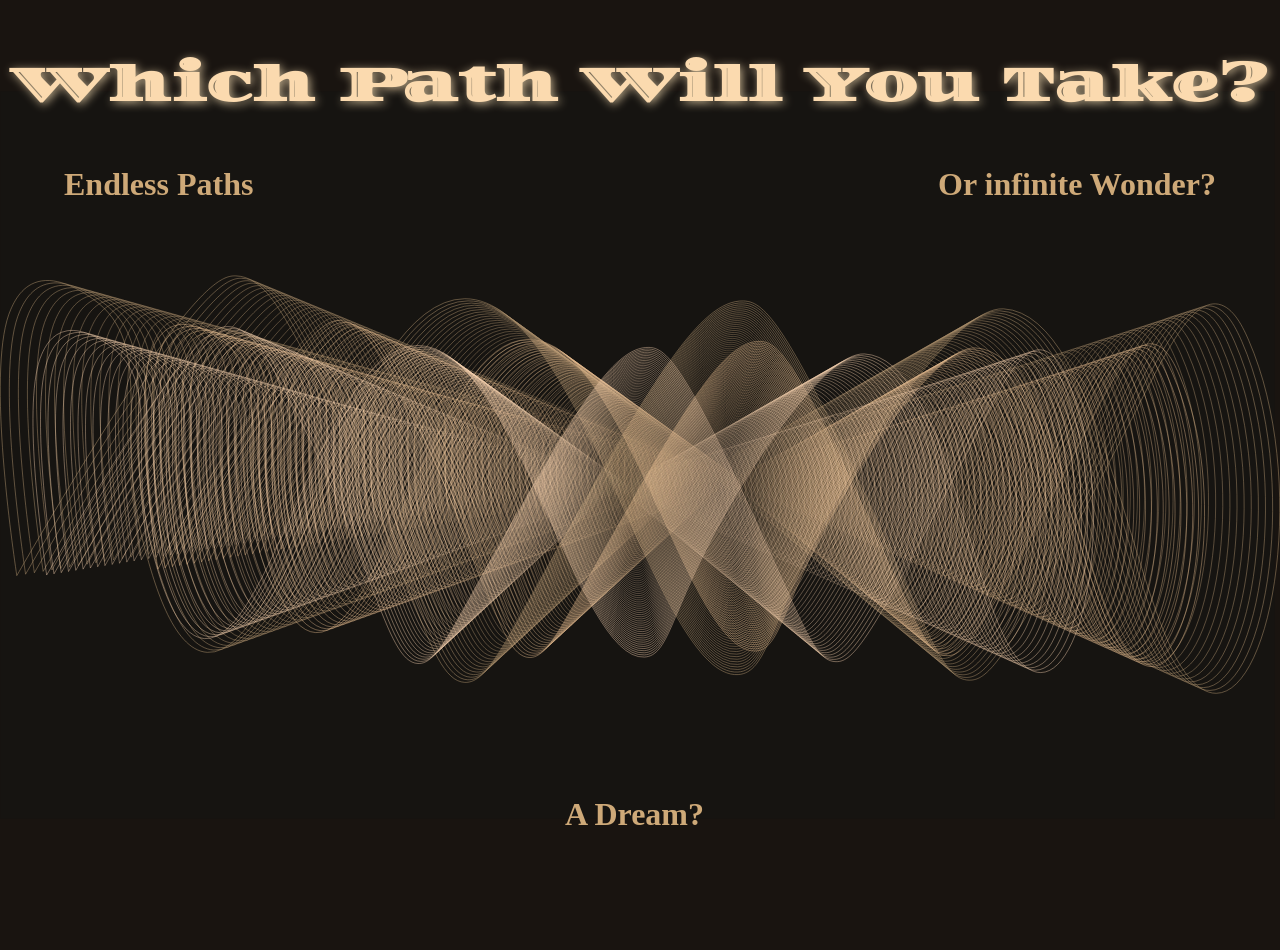
<file: index.html>
<!DOCTYPE html>
<html lang="en">
<head>
    <meta charset="UTF-8">
    <meta name="viewport" content="width=device-width, initial-scale=1.0">
    <title>Choose Your Path...</title>
    <link rel="preconnect" href="https://fonts.googleapis.com">
<link rel="preconnect" href="https://fonts.gstatic.com" crossorigin>
<link href="https://fonts.googleapis.com/css2?family=Diplomata&display=swap" rel="stylesheet">

    <link rel="stylesheet" href="main.css">
</head>

<body>


    <header>
        <h1>Which Path Will You Take?</h1>
    </header>
    <div class="container"></div>
    <h2 class="Paths"><a href="Paths.html">Endless Paths</a> </h2>
    <h2 class="Dream"><a href="Dream.html">A Dream?</a></h2>
    <h2 class="Infinity"><a href="Infinity.html">Or infinite Wonder?</a></h2>

    <?xml version="1.0" encoding="UTF-8"?>
<svg xmlns="http://www.w3.org/2000/svg" viewBox="0 0 1943.83 1104.9">
  <g id="background">
    <rect x=".14" width="1935.84" height="1104.9" fill="#161411"/>
  </g>
  <g id="First_design" data-name="First design">
    <g>
      <path d="M25.48,735.64c8.54-14.78,21.52-37.1,37.5-64.17,224.14-379.61,272.54-391.76,295.07-391.03,39.08,1.26,64.39,43.5,101.36,112.39,166.23,309.77,185.89,502.25,246.43,504.93,34.95,1.55,60.61-61.2,144.64-209.4,140.66-248.08,212.35-372.08,278.57-369.83,29.02.99,60.25,24.55,187.5,300.59,96.57,209.49,114.86,274.55,155.36,275.26,31.92.56,61.75-39.14,227.68-359.7,63.81-123.28,103.19-213.85,146.46-211.75,23.94,1.17,39.29,30.13,50.13,55.07,90.98,209.42,37.43,535.62-49.16,536.34-15.99.13-28.61-10.75-37.61-19.97-89.22-91.4-134.58-556.05-285.56-563.9-72.45-3.76-208.42,204.33-274.25,327.47-81.24,151.96-85.04,225.18-128.57,227.98-123.44,7.95-239.07-571.48-415.17-570.79-170.44.67-269.88,544.26-391.07,537.01-53.56-3.2-82.68-112.29-96.43-163.81-46.56-174.42,20.74-304.42-77.68-373.21-10.97-7.67-45.88-32.07-77.68-27.02-29.33,4.66-41.63,32.1-46.51,43-36.83,82.21-.17,342.24,9.01,404.51Z" fill="none" stroke="#ad916d" stroke-miterlimit="10" stroke-width=".77"/>
      <path d="M1518.4,333.48c-71.49-3.82-205.76,201.65-270.75,323.27-80.22,150.09-83.97,222.41-126.9,225.29-121.88,7.94-236.07-564.31-409.98-563.63-168.32.66-266.53,537.52-386.14,530.23-52.87-3.22-81.61-110.99-95.18-161.87-45.98-172.27,20.65-300.88-76.69-368.55-10.79-7.5-45.31-31.47-76.74-26.48-28.98,4.6-41.12,31.69-45.95,42.46-36.41,81.16-.23,337.78,8.78,399.28,8.41-14.6,21.16-36.56,36.92-63.24,221.34-374.86,269.14-386.83,291.37-386.11,38.55,1.25,63.49,42.72,99.93,110.77,164.1,305.95,183.48,496.28,243.22,498.92,34.5,1.53,59.83-60.49,142.82-206.89,138.91-245.1,209.73-367.62,275.1-365.42,28.66.97,59.48,24.23,185.15,296.87,95.37,206.91,113.43,271.17,153.42,271.88,31.51.59,60.98-38.51,224.87-355.09,63.03-121.76,101.92-211.09,144.67-209.16,23.73,1.07,38.92,29.59,49.63,54.23,89.88,206.84,36.99,528.69-48.51,529.77-15.72.2-28.18-10.41-37.04-19.51-88.1-90.27-132.9-549.21-281.98-557.02Z" fill="none" stroke="#ad916d" stroke-miterlimit="10" stroke-width=".76"/>
      <path d="M1512.96,336.48c-70.54-3.88-203.1,198.97-267.25,319.08-79.21,148.21-82.89,219.72-125.24,222.6-120.3,8.17-233.07-557.14-404.79-556.46-166.21.65-263.17,530.79-381.22,523.45-52.18-3.24-80.54-109.7-93.92-159.94-45.4-170.12,20.57-297.34-75.71-363.9-10.61-7.34-44.74-30.87-75.81-25.95-28.62,4.54-40.62,31.29-45.39,41.92-35.99,80.1-.28,333.32,8.55,394.05,8.27-14.41,20.81-36.01,36.34-62.31,218.53-370.11,265.74-381.9,287.67-381.19,38.01,1.24,62.6,41.94,98.5,109.14,161.98,302.12,181.07,490.31,240.01,492.91,34.05,1.5,59.05-59.78,140.99-204.37,137.15-242.11,207.12-363.15,271.63-361.01,28.3.96,58.72,23.92,182.8,293.15,94.16,204.32,111.99,267.79,151.48,268.5,31.1.62,60.22-37.88,222.06-350.48,62.24-120.24,100.65-208.32,142.88-206.57,23.53.97,38.55,29.06,49.14,53.38,88.77,204.25,36.55,521.75-47.86,523.2-15.46.27-27.75-10.06-36.47-19.05-86.99-89.15-131.21-542.37-278.39-550.15Z" fill="none" stroke="#ad916d" stroke-miterlimit="10" stroke-width=".75"/>
      <path d="M1507.52,339.48c-69.59-3.94-200.43,196.29-263.74,314.88-78.19,146.33-81.81,217-123.57,219.91-118.72,8.29-230.07-549.97-399.6-549.3-164.09.64-259.81,524.05-376.3,516.67-51.49-3.26-79.48-108.4-92.67-158.01-44.82-167.96,20.49-293.81-74.72-359.25-10.44-7.17-44.17-30.28-74.88-25.41-28.27,4.49-40.12,30.89-44.83,41.38-35.57,79.05-.34,328.86,8.31,388.82,8.14-14.23,20.46-35.47,35.76-61.38,215.73-365.36,262.34-376.97,283.98-376.26,37.48,1.22,61.7,41.17,97.08,107.51,159.86,298.3,178.66,484.34,236.8,486.91,33.59,1.48,58.26-59.08,139.16-201.85,135.39-239.12,204.51-358.69,268.15-356.61,27.93.94,57.96,23.6,180.46,289.43,92.96,201.74,110.56,264.42,149.54,265.12,30.69.65,59.46-37.26,219.26-345.86,61.46-118.73,99.38-205.56,141.09-203.99,23.33.88,38.18,28.52,48.64,52.54,87.66,201.67,36.11,514.81-47.21,516.62-15.19.33-27.32-9.72-35.9-18.59-85.87-88.02-129.52-535.54-274.8-543.28Z" fill="none" stroke="#ad916d" stroke-miterlimit="10" stroke-width=".74"/>
      <path d="M1502.09,342.49c-68.64-3.84-197.77,193.61-260.24,310.68-77.18,144.46-80.73,214.27-121.9,217.23-117.15,8.4-227.07-542.79-394.41-542.14-161.97.64-256.45,517.32-371.37,509.89-50.79-3.28-78.41-107.11-91.42-156.07-44.24-165.81,20.4-290.28-73.74-354.59-10.26-7.01-43.6-29.68-73.95-24.87-27.91,4.43-39.62,30.49-44.28,40.84-35.16,78-.39,324.4,8.08,383.59,8-14.05,20.1-34.93,35.19-60.45,212.93-360.61,258.94-372.04,280.28-371.34,36.94,1.21,60.8,40.39,95.65,105.88,157.73,294.47,176.25,478.37,233.6,480.9,33.14,1.46,57.48-58.37,137.34-199.34,133.64-236.13,201.9-354.22,264.68-352.2,27.57.92,57.19,23.28,178.11,285.7,91.76,199.16,109.12,260.96,147.61,261.74,30.29.61,58.7-36.63,216.45-341.25,60.67-117.21,98.11-202.79,139.3-201.4,23.12.78,37.81,27.98,48.15,51.69,86.56,199.08,35.67,507.86-46.56,510.05-14.93.4-26.86-9.4-35.34-18.13-84.52-87.12-127.85-528.38-271.22-536.4Z" fill="none" stroke="#ad916d" stroke-miterlimit="10" stroke-width=".73"/>
      <path d="M1496.65,345.49c-67.69-3.86-195.11,190.93-256.74,306.48-76.16,142.58-79.65,211.55-120.24,214.54-115.57,8.52-224.07-535.62-389.22-534.98-159.85.63-253.09,510.58-366.45,503.11-50.1-3.3-77.34-105.81-90.17-154.14-43.66-163.66,20.32-286.76-72.75-349.94-10.08-6.85-43.02-29.08-73.01-24.34-27.56,4.37-39.12,30.09-43.72,40.3-34.74,76.94-.45,319.94,7.85,378.35,7.86-13.87,19.75-34.38,34.61-59.52,210.13-355.86,255.54-367.1,276.58-366.42,36.41,1.2,59.91,39.61,94.22,104.25,155.61,290.65,173.85,472.4,230.39,474.89,32.68,1.44,56.7-57.66,135.51-196.82,131.88-233.14,199.28-349.75,261.21-347.79,27.21.91,56.43,22.97,175.76,281.98,90.55,196.57,107.69,257.57,145.67,258.36,29.88.63,57.94-36,213.64-336.64,59.89-115.7,96.84-200.03,137.5-198.81,22.92.69,37.44,27.44,47.66,50.85,85.45,196.5,35.22,500.91-45.92,503.47-14.67.46-26.42-9.06-34.77-17.67-83.34-86.04-126.17-521.46-267.63-529.53Z" fill="none" stroke="#ad916d" stroke-miterlimit="10" stroke-width=".72"/>
      <path d="M1491.21,348.49c-66.74-3.88-192.45,188.25-253.23,302.28-75.15,140.71-78.57,208.82-118.57,211.85-114,8.64-221.07-528.45-384.03-527.81-157.73.62-249.74,503.85-361.52,496.33-49.41-3.32-76.28-104.51-88.91-152.21-43.08-161.5,20.24-283.24-71.77-345.28-9.91-6.68-42.45-28.48-72.08-23.8-27.2,4.31-38.62,29.69-43.16,39.76-34.32,75.89-.5,315.48,7.62,373.12,7.73-13.69,19.4-33.84,34.03-58.59,207.33-351.11,252.14-362.17,272.89-361.49,35.88,1.19,58.88,38.9,92.8,102.62,152.87,287.15,171.44,466.43,227.18,468.89,32.23,1.42,55.91-56.95,133.68-194.31,130.13-230.15,196.67-345.29,257.74-343.38,26.85.89,55.67,22.65,173.41,278.26,89.35,193.99,106.25,254.17,143.73,254.98,29.47.64,57.17-35.37,210.83-332.03,59.11-114.18,95.57-197.27,135.71-196.23,22.72.59,37.07,26.91,47.16,50,84.34,193.91,34.77,493.96-45.27,496.9-14.4.53-25.99-8.72-34.2-17.21-82.17-84.97-124.49-514.54-264.04-522.66Z" fill="none" stroke="#ad916d" stroke-miterlimit="10" stroke-width=".71"/>
      <path d="M1485.78,351.49c-65.79-3.9-189.78,185.57-249.73,298.08-74.13,138.83-77.49,206.1-116.91,209.16-112.42,8.75-218.07-521.28-378.84-520.65-155.62.61-246.38,497.11-356.6,489.54-48.72-3.34-75.21-103.22-87.66-150.28-42.5-159.35,20.17-279.72-70.78-340.63-9.73-6.52-41.88-27.88-71.15-23.26-26.85,4.26-38.11,29.29-42.6,39.22-33.91,74.84-.55,311.02,7.39,367.89,7.59-13.51,19.04-33.29,33.45-57.66,204.53-346.36,248.74-357.24,269.19-356.57,35.34,1.18,57.96,38.14,91.37,101,150.64,283.38,169.03,460.45,223.98,462.88,31.78,1.4,55.13-56.24,131.86-191.79,128.37-227.16,194.06-340.82,254.27-338.97,26.48.88,54.9,22.33,171.07,274.54,88.14,191.4,104.82,250.77,141.79,251.6,29.06.65,56.41-34.75,208.03-327.42,58.32-112.67,94.31-192.57,133.92-193.64,22.52-.61,36.7,26.37,46.67,49.16,83.24,191.33,34.32,487-44.62,490.33-14.14.6-25.55-8.38-33.63-16.75-80.99-83.9-122.8-507.62-260.46-515.78Z" fill="none" stroke="#ad916d" stroke-miterlimit="10" stroke-width=".71"/>
      <path d="M1480.34,354.49c-64.84-3.92-187.12,182.89-246.23,293.88-73.12,136.96-76.41,203.37-115.24,206.48-110.85,8.87-215.07-514.11-373.65-513.49-153.5.6-243.02,490.37-351.68,482.76-48.03-3.36-74.14-101.92-86.41-148.34-41.92-157.2,20.09-276.2-69.8-335.98-9.56-6.36-41.31-27.29-70.21-22.73-26.49,4.2-37.61,28.89-42.04,38.69-33.49,73.78-.61,306.56,7.16,362.66,7.46-13.33,18.69-32.75,32.87-56.73,201.73-341.61,245.34-352.31,265.49-351.64,34.81,1.16,57.04,37.37,89.95,99.37,148.42,279.62,166.62,454.48,220.77,456.87,31.32,1.38,54.35-55.54,130.03-189.27,126.61-224.17,191.44-336.36,250.79-334.56,26.12.86,54.14,22.02,168.72,270.81,86.94,188.82,103.38,247.38,139.86,248.22,28.65.66,55.65-34.12,205.22-322.81,57.54-111.15,93.06-189.54,132.13-191.05,22.31-.86,36.33,25.83,46.17,48.31,82.13,188.74,33.87,480.04-43.97,483.75-13.88.66-25.11-8.04-33.06-16.3-79.81-82.83-121.12-500.7-256.87-508.91Z" fill="none" stroke="#ad916d" stroke-miterlimit="10" stroke-width=".7"/>
      <path d="M1474.9,357.49c-63.89-3.94-184.46,180.21-242.72,289.68-72.1,135.08-75.33,200.64-113.57,203.79-109.27,8.98-212.07-506.94-368.45-506.32-151.38.6-239.66,483.64-346.75,475.98-47.34-3.38-73.08-100.63-85.16-146.41-41.34-155.04,20.02-272.7-68.81-331.32-9.38-6.19-40.74-26.69-69.28-22.19-26.14,4.14-37.11,28.49-41.48,38.15-33.07,72.73-.66,302.1,6.92,357.43,7.32-13.15,18.34-32.2,32.29-55.8,198.92-336.86,241.93-347.38,261.79-346.72,34.27,1.15,56.12,36.61,88.52,97.74,146.19,275.85,164.21,448.51,217.56,450.86,30.87,1.36,53.56-54.83,128.2-186.76,124.86-221.18,188.83-331.89,247.32-330.16,25.76.85,53.38,21.7,166.37,267.09,85.73,186.23,101.95,243.98,137.92,244.84,28.24.67,54.89-33.49,202.41-318.2,56.75-109.64,91.82-186.52,130.33-188.46,22.1-1.12,35.96,25.3,45.68,47.47,81.02,186.16,33.41,473.08-43.32,477.18-13.62.73-24.67-7.7-32.49-15.84-78.64-81.76-119.44-493.78-253.28-502.04Z" fill="none" stroke="#ad916d" stroke-miterlimit="10" stroke-width=".69"/>
      <path d="M1469.47,360.49c-62.94-3.96-181.8,177.53-239.22,285.49-71.09,133.21-74.25,197.92-111.91,201.1-107.7,9.1-209.07-499.77-363.26-499.16-149.26.59-236.3,476.9-341.83,469.2-46.64-3.4-72.01-99.33-83.91-144.48-40.76-152.89,19.94-269.19-67.82-326.67-9.21-6.03-40.17-26.09-68.35-21.66-25.78,4.09-36.61,28.09-40.93,37.61-32.65,71.68-.72,297.64,6.69,352.19,7.18-12.97,17.98-31.66,31.71-54.87,196.12-332.11,238.53-342.45,258.1-341.8,33.74,1.14,55.2,35.84,87.09,96.11,143.96,272.08,161.8,442.54,214.35,444.86,30.41,1.34,52.78-54.12,126.38-184.24,123.1-218.19,186.22-327.43,243.85-325.75,25.39.83,52.61,21.38,164.02,263.37,84.53,183.65,100.51,240.59,135.98,241.46,27.83.69,54.12-32.86,199.61-313.59,55.97-108.12,90.58-183.5,128.54-185.88,21.89-1.37,35.59,24.76,45.18,46.63,79.92,183.57,32.96,466.11-42.67,470.6-13.37.79-24.23-7.36-31.93-15.38-77.46-80.69-117.76-486.86-249.7-495.16Z" fill="none" stroke="#ad916d" stroke-miterlimit="10" stroke-width=".68"/>
      <path d="M1464.03,363.49c-61.99-3.98-179.13,174.85-235.72,281.29-70.07,131.33-73.17,195.19-110.24,198.41-106.12,9.22-206.07-492.6-358.07-492-147.15.58-232.95,470.17-336.9,462.42-45.95-3.42-70.94-98.03-82.65-142.54-40.18-150.73,19.87-265.69-66.84-322.01-9.03-5.87-39.6-25.49-67.41-21.12-25.42,4.03-36.11,27.69-40.37,37.07-32.24,70.62-.77,293.18,6.46,346.96,7.05-12.79,17.63-31.12,31.13-53.94,193.32-327.36,235.13-337.51,254.4-336.87,33.2,1.13,54.28,35.07,85.67,94.48,141.73,268.31,159.39,436.57,211.15,438.85,29.96,1.32,52-53.41,124.55-181.72,121.35-215.2,183.61-322.96,240.38-321.34,25.03.82,51.85,21.07,161.68,259.65,83.32,181.07,99.08,237.19,134.04,238.08,27.42.7,53.36-32.24,196.8-308.97,55.18-106.6,89.35-180.49,126.75-183.29,21.68-1.62,35.22,24.22,44.69,45.78,78.81,180.99,32.49,459.14-42.02,464.03-13.11.86-23.8-7.03-31.36-14.92-76.28-79.62-116.08-479.94-246.11-488.29Z" fill="none" stroke="#ad916d" stroke-miterlimit="10" stroke-width=".67"/>
      <path d="M1458.59,366.49c-61.04-4-176.47,172.17-232.21,277.09-69.06,129.45-72.09,192.47-108.57,195.72-104.54,9.34-203.07-485.43-352.88-484.83-145.03.57-229.59,463.43-331.98,455.64-45.26-3.43-69.88-96.74-81.4-140.61-39.6-148.58,19.8-262.2-65.85-317.36-8.86-5.7-39.03-24.9-66.48-20.58-25.07,3.97-35.61,27.28-39.81,36.53-31.82,69.57-.83,288.72,6.23,341.73,6.91-12.61,17.27-30.57,30.56-53.01,190.52-322.61,231.73-332.58,250.7-331.95,32.67,1.11,53.36,34.31,84.24,92.85,139.5,264.54,156.98,430.6,207.94,432.84,29.5,1.3,51.21-52.7,122.73-179.21,119.59-212.21,181-318.62,236.91-316.93,24.67.75,51.09,20.75,159.33,255.92,82.12,178.48,97.64,233.8,132.1,234.7,27.01.71,52.6-31.61,193.99-304.36,54.4-105.09,88.12-177.49,124.96-180.7,21.46-1.87,34.85,23.68,44.19,44.94,77.7,178.4,32.03,452.17-41.37,457.45-12.86.93-23.36-6.69-30.79-14.46-75.1-78.55-114.4-473.02-242.52-481.42Z" fill="none" stroke="#ad916d" stroke-miterlimit="10" stroke-width=".66"/>
      <path d="M1453.16,369.49c-60.09-4.02-173.81,169.5-228.71,272.89-68.04,127.58-71.01,189.74-106.91,193.04-102.96,9.45-200.07-478.26-347.69-477.67-142.91.56-226.23,456.7-327.06,448.86-44.57-3.45-68.72-95.46-80.15-138.68-38.73-146.51,19.73-258.71-64.87-312.71-8.68-5.54-38.46-24.3-65.55-20.05-24.71,3.91-35.1,26.88-39.25,35.99-31.4,68.51-.88,284.26,6,336.5,6.78-12.43,16.92-30.03,29.98-52.08,187.72-317.85,228.33-327.65,247.01-327.03,32.13,1.1,52.45,33.54,82.81,91.23,137.28,260.77,154.58,424.63,204.73,426.84,29.05,1.28,50.43-51.99,120.9-176.69,117.83-209.22,178.38-314.17,233.43-312.52,24.31.73,50.32,20.43,156.98,252.2,80.91,175.9,96.21,230.4,130.17,231.32,26.6.72,51.84-30.98,191.19-299.75,53.62-103.57,86.9-174.49,123.16-178.12,21.25-2.13,34.48,23.15,43.7,44.09,76.6,175.82,31.56,445.19-40.72,450.88-12.6.99-22.92-6.35-30.22-14-73.93-77.48-112.72-466.1-238.94-474.54Z" fill="none" stroke="#ad916d" stroke-miterlimit="10" stroke-width=".65"/>
      <path d="M1447.72,372.49c-59.13-4.04-171.14,166.82-225.21,268.69-67.03,125.7-69.93,187.02-105.24,190.35-101.38,9.57-197.07-471.08-342.5-470.51-140.79.56-222.87,449.96-322.13,442.07-43.88-3.47-67.65-94.17-78.9-136.74-38.13-144.36,19.67-255.23-63.88-308.05-8.51-5.38-37.89-23.7-64.62-19.51-24.36,3.86-34.6,26.48-38.69,35.45-30.99,67.46-.94,279.8,5.77,331.27,6.64-12.24,16.57-29.48,29.4-51.15,184.92-313.1,224.93-322.72,243.31-322.1,31.6,1.09,51.53,32.77,81.39,89.6,135.05,257,152.17,418.66,201.53,420.83,28.6,1.26,49.65-51.29,119.07-174.18,116.08-206.24,175.77-309.71,229.96-308.11,23.94.71,49.56,20.12,154.63,248.48,79.71,173.31,94.77,227,128.23,227.94,26.2.73,51.07-30.35,188.38-295.14,52.83-102.06,85.68-171.49,121.37-175.53,21.03-2.38,34.15,22.59,43.21,43.25,75.86,173.07,31.09,438.2-40.07,444.31-12.35,1.06-22.48-6.01-29.65-13.54-72.75-76.41-111.04-459.17-235.35-467.67Z" fill="none" stroke="#ad916d" stroke-miterlimit="10" stroke-width=".64"/>
      <path d="M1442.29,375.49c-58.19-4.06-168.48,164.14-221.7,264.49-66.01,123.83-68.84,184.29-103.57,187.66-99.81,9.69-194.07-463.91-337.31-463.35-138.68.55-219.51,443.22-317.21,435.29-43.18-3.49-66.58-92.87-77.64-134.81-37.53-142.21,19.6-251.75-62.9-303.4-8.34-5.22-37.31-23.1-63.68-18.97-24,3.8-34.1,26.08-38.13,34.91-30.57,66.41-.99,275.34,5.53,326.04,6.5-12.06,16.21-28.94,28.82-50.22,182.12-308.35,221.53-317.79,239.61-317.18,31.06,1.08,50.61,32.01,79.96,87.97,132.82,253.23,149.76,412.69,198.32,414.82,28.14,1.24,48.86-50.58,117.25-171.66,114.32-203.25,173.16-305.26,226.49-303.7,23.58.69,48.8,19.8,152.28,244.76,78.5,170.73,93.34,223.61,126.29,224.56,25.79.75,50.31-29.73,185.57-290.53,52.05-100.54,84.47-168.5,119.58-172.94,20.81-2.63,33.79,22.05,42.71,42.4,74.77,170.48,30.61,431.22-39.42,437.73-12.1,1.13-22.05-5.67-29.08-13.08-71.57-75.34-109.35-452.25-231.77-460.79Z" fill="none" stroke="#ad916d" stroke-miterlimit="10" stroke-width=".63"/>
      <path d="M1436.85,378.49c-57.24-4.08-165.82,161.46-218.2,260.29-64.99,121.95-67.76,181.56-101.91,184.97-98.23,9.81-191.07-456.74-332.12-456.18-136.56.54-216.16,436.49-312.28,428.51-42.49-3.51-65.5-91.58-76.39-132.88-36.93-140.06,19.54-248.28-61.91-298.74-8.17-5.06-36.74-22.5-62.75-18.44-23.65,3.74-33.6,25.68-37.58,34.37-30.15,65.35-1.05,270.88,5.3,320.8,6.37-11.88,15.86-28.4,28.24-49.29,179.32-303.6,218.13-312.86,235.92-312.25,30.53,1.07,49.69,31.24,78.53,86.34,130.59,249.46,147.35,406.71,195.11,408.81,27.69,1.22,48.08-49.87,115.42-169.14,112.56-200.26,170.55-300.8,223.02-299.3,23.22.67,48.04,19.48,149.94,241.03,77.3,168.14,91.9,220.21,124.35,221.18,25.38.76,49.55-29.1,182.76-285.92,51.26-99.03,83.26-165.52,117.79-170.35,20.58-2.88,33.42,21.51,42.22,41.56,73.69,167.88,30.13,424.23-38.77,431.16-11.85,1.19-21.61-5.33-28.52-12.62-70.39-74.27-107.67-445.33-228.18-453.92Z" fill="none" stroke="#ad916d" stroke-miterlimit="10" stroke-width=".62"/>
      <path d="M1431.41,381.49c-56.29-4.1-163.16,158.78-214.7,256.09-63.98,120.08-66.68,178.84-100.24,182.29-96.65,9.93-188.07-449.57-326.93-449.02-134.44.53-212.8,429.75-307.36,421.73-41.8-3.53-64.43-90.29-75.14-130.95-36.32-137.91,19.48-244.82-60.93-294.09-7.99-4.9-36.17-21.91-61.82-17.9-23.29,3.68-33.1,25.28-37.02,33.83-29.74,64.3-1.1,266.42,5.07,315.57,6.23-11.7,15.51-27.85,27.66-48.36,176.51-298.85,214.73-307.93,232.22-307.33,29.99,1.05,48.77,30.47,77.11,84.71,128.36,245.69,144.94,400.74,191.9,402.81,27.23,1.2,47.3-49.16,113.59-166.63,110.81-197.27,167.93-296.35,219.55-294.89,22.86.65,47.27,19.17,147.59,237.31,76.1,165.56,90.47,216.81,122.42,217.8,24.97.77,48.79-28.47,179.96-281.31,50.48-97.51,82.06-162.54,115.99-167.77,20.36-3.13,33.05,20.97,41.72,40.71,72.61,165.28,29.65,417.23-38.12,424.58-11.61,1.26-21.17-4.99-27.95-12.16-69.21-73.2-105.99-438.41-224.59-447.05Z" fill="none" stroke="#ad916d" stroke-miterlimit="10" stroke-width=".61"/>
      <path d="M1425.98,384.49c-55.34-4.12-160.49,156.1-211.19,251.89-62.96,118.2-65.59,176.11-98.58,179.6-95.06,10.05-185.07-442.4-321.73-441.86-132.32.52-209.44,423.02-302.44,414.95-41.11-3.55-63.36-88.99-73.89-129.01-35.72-135.77,19.42-241.37-59.94-289.43-7.82-4.74-35.6-21.31-60.88-17.36-22.94,3.63-32.6,24.88-36.46,33.29-29.32,63.25-1.16,261.96,4.84,310.34,6.1-11.52,15.15-27.31,27.08-47.43,173.71-294.1,211.33-302.99,228.52-302.41,29.46,1.04,47.85,29.71,75.68,83.09,126.13,241.92,142.53,394.77,188.7,396.8,26.78,1.18,46.52-48.45,111.77-164.11,109.05-194.28,165.32-291.89,216.07-290.48,22.49.63,46.51,18.85,145.24,233.59,74.89,162.97,89.03,213.42,120.48,214.42,24.56.78,48.02-27.84,177.15-276.69,49.7-95.99,80.86-159.57,114.2-165.18,20.13-3.38,32.68,20.44,41.23,39.87,71.53,162.69,29.16,410.23-37.47,418.01-11.36,1.33-20.73-4.65-27.38-11.7-68.03-72.13-104.31-431.49-221.01-440.17Z" fill="none" stroke="#ad916d" stroke-miterlimit="10" stroke-width=".6"/>
      <path d="M1420.54,387.49c-54.39-4.14-157.83,153.42-207.69,247.7-61.95,116.32-64.51,173.39-96.91,176.91-93.48,10.17-182.07-435.23-316.54-434.69-130.21.52-206.08,416.28-297.51,408.17-40.42-3.57-62.28-87.7-72.64-127.08-35.12-133.62,19.37-237.92-58.96-284.78-7.65-4.58-35.03-20.71-59.95-16.83-22.58,3.57-32.09,24.48-35.9,32.75-28.9,62.19-1.21,257.5,4.61,305.11,5.96-11.34,14.8-26.76,26.51-46.49,170.91-289.35,207.93-298.06,224.82-297.48,28.93,1.03,46.93,28.94,74.25,81.46,123.9,238.15,140.12,388.8,185.49,390.79,26.33,1.16,45.73-47.75,109.94-161.6,107.3-191.29,162.71-287.44,212.6-286.07,22.13.61,45.75,18.53,142.89,229.87,73.69,160.39,87.6,210.02,118.54,211.04,24.15.79,47.26-27.22,174.34-272.08,48.91-94.48,79.67-156.61,112.41-162.59,19.9-3.64,32.32,19.9,40.73,39.02,70.45,160.09,28.67,403.23-36.82,411.44-11.12,1.39-20.29-4.31-26.81-11.24-66.85-71.06-102.63-424.57-217.42-433.3Z" fill="none" stroke="#ad916d" stroke-miterlimit="10" stroke-width=".6"/>
      <path d="M1415.1,390.49c-53.44-4.16-155.17,150.74-204.19,243.5-60.93,114.45-63.43,170.66-95.24,174.22-91.9,10.29-179.07-428.06-311.35-427.53-128.09.51-202.72,409.55-292.59,401.38-39.73-3.59-61.21-86.4-71.38-125.15-34.52-131.47,19.31-234.49-57.97-280.13-7.48-4.42-34.46-20.11-59.02-16.29-22.23,3.51-31.58,24.08-35.34,32.21-28.36,61.2-1.27,253.04,4.38,299.88,5.82-11.16,14.45-26.22,25.93-45.56,168.11-284.6,204.53-293.13,221.13-292.56,28.39,1.02,46.01,28.17,72.83,79.83,121.67,234.38,137.71,382.83,182.28,384.79,25.87,1.14,44.95-47.04,108.11-159.08,105.54-188.3,160.1-282.98,209.13-281.66,21.77.59,44.98,18.22,140.55,226.14,72.48,157.81,86.16,206.63,116.6,207.66,23.74.81,46.5-26.59,171.54-267.47,48.13-92.96,78.49-153.66,110.62-160.01,19.67-3.89,31.95,19.36,40.24,38.18,69.37,157.49,28.17,396.22-36.17,404.86-10.88,1.46-19.86-3.97-26.24-10.78-65.67-69.99-100.96-417.65-213.83-426.43Z" fill="none" stroke="#ad916d" stroke-miterlimit="10" stroke-width=".59"/>
      <path d="M1409.67,393.49c-52.49-4.18-152.51,148.06-200.68,239.3-59.92,112.57-62.34,167.93-93.58,171.53-90.32,10.41-176.07-420.89-306.16-420.37-125.97.5-199.37,402.81-287.66,394.6-39.03-3.61-60.14-85.11-70.13-123.21-33.92-129.32,19.26-231.06-56.99-275.47-7.31-4.26-33.89-19.51-58.08-15.75-21.87,3.45-31.07,23.68-34.78,31.67-27.94,60.15-1.32,248.58,4.14,294.64,5.69-10.98,14.09-25.67,25.35-44.63,165.31-279.85,201.13-288.2,217.43-287.64,27.86,1,45.09,27.41,71.4,78.2,119.44,230.61,135.31,376.86,179.07,378.78,25.42,1.12,44.17-46.33,106.29-156.56,103.78-185.31,157.48-278.53,205.66-277.25,21.4.57,44.22,17.9,138.2,222.42,71.28,155.22,84.73,203.23,114.67,204.28,23.33.82,45.74-25.96,168.73-262.86,47.34-91.45,77.31-150.71,108.82-157.42,19.44-4.14,31.58,18.82,39.74,37.33,68.29,154.9,27.66,389.21-35.52,398.29-10.65,1.53-19.42-3.63-25.68-10.32-64.48-68.93-99.28-410.72-210.25-419.55Z" fill="none" stroke="#ad916d" stroke-miterlimit="10" stroke-width=".58"/>
      <path d="M1404.23,396.49c-51.54-4.2-149.84,145.38-197.18,235.1-58.9,110.7-61.26,165.21-91.91,168.85-88.73,10.53-173.07-413.72-300.97-413.21-123.85.49-196.01,396.07-282.74,387.82-38.34-3.63-59.06-83.81-68.88-121.28-33.31-127.18,19.21-227.65-56-270.82-7.14-4.1-33.32-18.92-57.15-15.22-21.51,3.4-30.57,23.28-34.23,31.14-27.51,59.1-1.37,244.12,3.91,289.41,5.55-10.8,13.74-25.13,24.77-43.7,162.51-275.1,197.73-283.27,213.73-282.71,27.32.99,44.17,26.64,69.98,76.57,117.21,226.84,132.9,370.89,175.87,372.77,24.96,1.1,43.38-45.62,104.46-154.05,102.03-182.32,154.87-274.07,202.19-272.85,21.04.55,43.46,17.58,135.85,218.7,70.07,152.64,83.29,199.83,112.73,200.9,22.93.83,44.97-25.33,165.92-258.25,46.56-89.93,76.13-147.78,107.03-154.83,19.2-4.38,31.22,18.28,39.25,36.49,67.21,152.3,27.15,382.2-34.87,391.71-10.41,1.6-18.98-3.29-25.11-9.86-63.3-67.86-97.6-403.8-206.66-412.68Z" fill="none" stroke="#ad916d" stroke-miterlimit="10" stroke-width=".57"/>
      <path d="M1398.79,399.5c-50.59-4.22-147.18,142.7-193.68,230.9-57.89,108.82-60.17,162.48-90.24,166.16-87.14,10.65-170.07-406.54-295.78-406.04-121.73.48-192.65,389.34-277.82,381.04-37.65-3.65-57.99-82.52-67.63-119.35-32.71-125.03,19.16-224.24-55.02-266.16-6.97-3.94-32.75-18.32-56.22-14.68-21.16,3.34-30.07,22.88-33.67,30.6-27.09,58.05-1.43,239.66,3.68,284.18,5.42-10.62,13.39-24.59,24.19-42.77,159.71-270.35,194.33-278.34,210.04-277.79,26.79.98,43.26,25.87,68.55,74.94,114.98,223.07,130.49,364.92,172.66,366.76,24.51,1.08,42.6-44.91,102.64-151.53,100.27-179.33,152.26-269.62,198.72-268.44,20.68.53,42.69,17.27,133.5,214.98,68.87,150.05,81.86,196.44,110.79,197.52,22.52.84,44.21-24.71,163.12-253.64,45.77-88.42,74.97-144.85,105.24-152.24,18.97-4.63,30.85,17.74,38.76,35.64,66.13,149.7,26.63,375.18-34.22,385.14-10.18,1.67-18.54-2.96-24.54-9.4-62.12-66.79-95.92-396.88-203.07-405.81Z" fill="none" stroke="#ad916d" stroke-miterlimit="10" stroke-width=".56"/>
      <path d="M1393.36,402.5c-49.65-4.24-144.52,140.02-190.17,226.7-56.87,106.95-59.08,159.76-88.58,163.47-85.56,10.77-167.07-399.37-290.59-398.88-119.62.48-189.29,382.6-272.89,374.26-36.96-3.67-56.92-81.23-66.37-117.41-32.11-122.88,19.12-220.85-54.03-261.51-6.81-3.78-32.18-17.72-55.28-14.15-20.8,3.28-29.57,22.48-33.11,30.06-26.67,57-1.48,235.2,3.45,278.95,5.28-10.44,13.03-24.04,23.61-41.84,156.9-265.6,190.93-273.4,206.34-272.86,26.25.97,42.34,25.11,67.12,73.32,112.75,219.3,128.08,358.95,169.45,360.76,24.06,1.06,41.82-44.2,100.81-149.02,98.51-176.34,149.64-265.16,195.24-264.03,20.32.51,41.93,16.95,131.16,211.26,67.66,147.47,80.42,193.04,108.85,194.14,22.11.85,43.45-24.08,160.31-249.03,44.99-86.9,73.8-141.93,103.45-149.66,18.72-4.88,30.48,17.2,38.26,34.8,65.05,147.11,26.11,368.16-33.57,378.57-9.95,1.74-18.1-2.62-23.97-8.94-60.94-65.72-94.24-389.95-199.49-398.93Z" fill="none" stroke="#ad916d" stroke-miterlimit="10" stroke-width=".55"/>
      <path d="M1387.92,405.5c-48.7-4.26-141.68,137.44-186.67,222.5-55.64,105.19-58,157.03-86.91,160.78-83.97,10.9-164.07-392.2-285.4-391.72-117.5.47-185.93,375.87-267.97,367.48-36.27-3.69-55.84-79.93-65.12-115.48-31.51-120.73,19.07-217.47-53.04-256.86-6.64-3.63-31.61-17.12-54.35-13.61-20.45,3.23-29.06,22.08-32.55,29.52-26.24,55.95-1.54,230.74,3.22,273.72,5.14-10.26,12.68-23.5,23.03-40.91,154.1-260.85,187.53-268.47,202.64-267.94,25.72.96,41.42,24.34,65.7,71.69,110.52,215.53,125.67,352.97,166.25,354.75,23.6,1.03,41.03-43.5,98.98-146.5,96.76-173.35,147.03-260.71,191.77-259.62,19.95.49,41.17,16.63,128.81,207.53,66.46,144.88,78.99,189.64,106.92,190.76,21.7.87,42.69-23.45,157.5-244.42,44.21-85.38,72.64-139.02,101.66-147.07,18.48-5.13,30.12,16.67,37.77,33.95,63.97,144.51,25.57,361.13-32.92,371.99-9.72,1.8-17.67-2.28-23.4-8.48-59.75-64.66-92.56-383.03-195.9-392.06Z" fill="none" stroke="#ad916d" stroke-miterlimit="10" stroke-width=".54"/>
      <path d="M1382.48,408.5c-47.75-4.28-139.01,134.76-183.17,218.3-54.61,103.32-56.91,154.31-85.24,158.1-82.38,11.02-161.07-385.03-280.21-384.55-115.38.46-182.58,369.13-263.04,360.7-35.58-3.71-54.77-78.64-63.87-113.55-30.9-118.59,19.03-214.1-52.06-252.2-6.47-3.47-31.03-16.53-53.42-13.07-20.09,3.17-28.56,21.68-31.99,28.98-25.82,54.9-1.59,226.28,2.99,268.49,5.01-10.07,12.33-22.95,22.46-39.98,151.3-256.1,184.13-263.54,198.95-263.02,25.18.94,40.5,23.57,64.27,70.06,108.29,211.76,123.26,347,163.04,348.74,23.15,1.01,40.25-42.79,97.16-143.98,95-170.37,144.42-256.25,188.3-255.21,19.59.47,40.4,16.32,126.46,203.81,65.25,142.3,77.55,186.25,104.98,187.38,21.29.88,41.93-22.82,154.69-239.8,43.42-83.87,71.49-136.12,99.86-144.48,18.24-5.37,29.75,16.13,37.27,33.11,62.88,141.92,25.03,354.11-32.27,365.42-9.5,1.87-17.23-1.94-22.83-8.02-58.57-63.59-90.89-376.11-192.31-385.19Z" fill="none" stroke="#ad916d" stroke-miterlimit="10" stroke-width=".53"/>
      <path d="M1377.05,411.5c-46.8-4.29-136.34,132.08-179.66,214.1-53.59,101.45-55.82,151.58-83.58,155.41-80.79,11.14-158.07-377.86-275.01-377.39-113.26.45-179.22,362.39-258.12,353.91-34.88-3.72-53.7-77.34-62.62-111.62-30.3-116.44,18.99-210.75-51.07-247.55-6.31-3.31-30.46-15.93-52.49-12.54-19.74,3.11-28.06,21.28-31.43,28.44-25.4,53.85-1.65,221.83,2.75,263.25,4.87-9.89,11.97-22.41,21.88-39.05,148.5-251.35,180.72-258.61,195.25-258.09,24.65.93,39.58,22.81,62.84,68.43,106.06,207.99,120.85,341.03,159.83,342.73,22.69.99,39.47-42.08,95.33-141.47,93.25-167.38,141.81-251.8,184.83-250.8,19.23.45,39.64,16,124.11,200.09,64.05,139.72,76.12,182.85,103.04,184,20.89.89,41.16-22.2,151.89-235.19,42.64-82.35,70.34-133.23,98.07-141.9,17.99-5.62,29.38,15.59,36.78,32.26,61.8,139.32,25.69,357.58-31.62,358.84-8.77,3.62-16.79-1.6-22.27-7.56-57.38-62.52-89.21-369.18-188.73-378.31Z" fill="none" stroke="#ad916d" stroke-miterlimit="10" stroke-width=".52"/>
      <path d="M1371.61,414.5c-45.86-4.31-133.67,129.41-176.16,209.91-52.56,99.57-54.73,148.85-81.91,152.72-79.2,11.27-155.07-370.69-269.82-370.23-111.15.44-175.86,355.66-253.2,347.13-34.19-3.74-52.62-76.05-61.37-109.68-29.7-114.29,18.95-207.41-50.09-242.89-6.15-3.16-29.89-15.33-51.55-12-19.38,3.05-27.56,20.88-30.88,27.9-24.98,52.79-1.7,217.37,2.52,258.02,4.74-9.71,11.62-21.86,21.3-38.12,145.7-246.59,177.32-253.68,191.55-253.17,24.11.92,38.66,22.04,61.42,66.8,103.82,204.21,118.44,335.06,156.62,336.73,22.24.97,38.68-41.37,93.5-138.95,91.49-164.39,139.19-247.35,181.36-246.4,18.86.42,38.88,15.68,121.77,196.37,62.84,137.13,74.69,179.45,101.1,180.62,20.48.9,40.4-21.57,149.08-230.58,41.85-80.84,69.2-130.36,96.28-139.31,17.74-5.86,29.01,15.05,36.28,31.42,60.72,136.72,25.25,350.98-30.97,352.27-8.5,3.75-16.35-1.26-21.7-7.11-56.19-61.46-87.53-362.26-185.14-371.44Z" fill="none" stroke="#ad916d" stroke-miterlimit="10" stroke-width=".51"/>
      <path d="M1366.17,417.5c-44.91-4.33-131,126.73-172.66,205.71-51.54,97.7-53.64,146.13-80.25,150.03-77.61,11.39-152.07-363.52-264.63-363.07-109.03.44-172.5,348.92-248.27,340.35-33.5-3.76-51.55-74.75-60.11-107.75-29.1-112.14,18.92-204.09-49.1-238.24-5.99-3.01-29.32-14.73-50.62-11.46-19.03,3-27.05,20.48-30.32,27.36-24.55,51.74-1.76,212.91,2.29,252.79,4.6-9.53,11.26-21.32,20.72-37.19,142.9-241.84,173.92-248.75,187.85-248.25,23.58.91,37.74,21.27,59.99,65.17,101.59,200.44,116.04,329.09,153.42,330.72,21.78.95,38.1-40.55,91.68-136.43,90.07-161.21,136.58-242.89,177.88-241.99,18.5.4,38.11,15.37,119.42,192.64,61.64,134.55,73.25,176.06,99.17,177.24,20.07.91,39.64-20.94,146.27-225.97,41.07-79.32,68.06-127.49,94.49-136.72,17.49-6.11,28.65,14.51,35.79,30.57,59.64,134.13,24.82,344.39-30.32,345.69-8.23,3.87-15.91-.92-21.13-6.65-55.01-60.39-85.86-355.33-181.55-364.57Z" fill="none" stroke="#ad916d" stroke-miterlimit="10" stroke-width=".5"/>
      <path d="M1360.74,420.5c-43.97-4.35-128.33,124.06-169.15,201.51-50.52,95.83-52.55,143.4-78.58,147.34-76.01,11.52-149.07-356.35-259.44-355.9-106.91.43-169.15,342.19-243.35,333.57-32.81-3.78-50.48-73.46-58.86-105.82-28.5-109.99,18.88-200.79-48.12-233.59-5.83-2.85-28.76-14.18-49.69-10.93-18.68,2.9-26.55,20.08-29.76,26.82-24.13,50.69-1.81,208.45,2.06,247.56,4.46-9.35,10.91-20.78,20.14-36.26,140.1-237.09,170.52-243.82,184.16-243.32,23.05.89,36.82,20.5,58.56,63.55,99.36,196.67,113.63,323.12,150.21,324.71,21.33.93,37.33-39.84,89.85-133.92,88.33-158.21,133.97-238.44,174.41-237.58,18.14.38,37.35,15.05,117.07,188.92,60.43,131.96,71.82,172.66,97.23,173.86,19.66.93,38.88-20.31,143.47-221.36,40.29-77.81,66.92-124.64,92.69-134.13,17.23-6.35,28.28,13.97,35.3,29.73,58.56,131.53,24.38,337.8-29.67,339.12-7.96,4-15.48-.58-20.56-6.19-53.82-59.33-84.18-348.41-177.97-357.69Z" fill="none" stroke="#ad916d" stroke-miterlimit="10" stroke-width=".49"/>
      <path d="M1355.3,423.5c-43.02-4.37-125.66,121.38-165.65,197.31-49.49,93.96-51.46,140.68-76.91,144.66-74.42,11.64-146.07-349.18-254.25-348.74-104.79.42-165.79,335.45-238.42,326.79-32.12-3.8-49.4-72.16-57.61-103.88-27.89-107.85,18.85-197.51-47.13-228.93-5.67-2.7-28.19-13.58-48.75-10.39-18.32,2.84-26.05,19.68-29.2,26.28-23.71,49.64-1.87,203.99,1.83,242.33,4.33-9.17,10.59-20.21,19.56-35.33,137.76-232.06,167.12-238.88,180.46-238.4,22.51.88,35.9,19.73,57.14,61.92,97.12,192.9,111.22,317.15,147,318.71,20.88.91,36.55-39.13,88.02-131.4,86.58-155.22,131.35-233.98,170.94-233.17,17.78.36,36.59,14.73,114.72,185.2,59.23,129.38,70.38,169.26,95.29,170.48,19.25.94,38.11-19.69,140.66-216.75,39.5-76.29,65.79-121.8,90.9-131.55,16.97-6.59,27.91,13.43,34.8,28.88,57.48,128.93,23.95,331.2-29.02,332.55-7.7,4.13-15.04-.24-19.99-5.73-52.63-58.26-82.51-341.48-174.38-350.82Z" fill="none" stroke="#ad916d" stroke-miterlimit="10" stroke-width=".49"/>
      <path d="M1349.86,426.5c-42.08-4.39-122.99,118.7-162.15,193.11-48.47,92.09-50.37,137.95-75.25,141.97-72.82,11.77-143.08-342-249.06-341.58-102.68.41-162.43,328.72-233.5,320.01-31.43-3.82-48.33-70.87-56.36-101.95-27.29-105.7,18.81-194.26-46.15-224.28-5.51-2.55-27.62-12.98-47.82-9.85-17.97,2.78-25.55,19.28-28.64,25.74-23.28,48.59-1.92,199.53,1.6,237.09,4.19-8.99,10.24-19.67,18.98-34.4,134.98-227.3,163.72-233.95,176.76-233.48,21.98.87,34.98,18.97,55.71,60.29,94.89,189.13,108.81,311.18,143.79,312.7,20.42.89,35.77-38.41,86.2-128.89,84.84-152.22,128.74-229.53,167.47-228.76,17.41.34,35.83,14.42,112.38,181.48,58.03,126.79,68.95,165.87,93.35,167.1,18.85.95,37.35-19.06,137.85-212.14,38.72-74.77,64.66-118.97,89.11-128.96,16.71-6.83,27.55,12.9,34.31,28.04,56.4,126.34,23.51,324.61-28.37,325.97-7.43,4.26-14.6.1-19.43-5.27-51.44-57.2-80.83-334.56-170.8-343.95Z" fill="none" stroke="#ad916d" stroke-miterlimit="10" stroke-width=".48"/>
      <path d="M1344.43,429.5c-41.13-4.41-120.32,116.03-158.64,188.91-47.44,90.22-49.27,135.22-73.58,139.28-71.22,11.89-140.08-334.83-243.87-334.41-100.56.4-159.07,321.98-228.58,313.22-30.73-3.84-47.26-69.57-55.1-100.02-26.69-103.55,12.79-180.28-45.16-219.62-5.69-1.42-27.04-12.39-46.89-9.32-17.61,2.73-25.04,18.88-28.08,25.2-22.86,47.54-1.98,195.07,1.36,231.86,4.05-8.81,9.88-19.12,18.4-33.47,132.2-222.54,160.32-229.02,173.07-228.55,21.44.86,34.06,18.2,54.28,58.66,92.65,185.36,106.4,305.21,140.59,306.69,19.97.87,35-37.7,84.37-126.37,83.1-149.23,126.13-225.07,164-224.35,17.05.32,35.06,14.1,110.03,177.75,56.82,124.21,67.51,162.47,91.42,163.72,18.44.96,36.59-18.43,135.04-207.52,37.93-73.26,63.54-116.15,87.32-126.37,16.45-7.07,27.18,12.36,33.81,27.19,55.32,123.74,23.08,318.01-27.72,319.4-7.16,4.39-14.16.44-18.86-4.81-50.24-56.13-79.16-327.63-167.21-337.07Z" fill="none" stroke="#ad916d" stroke-miterlimit="10" stroke-width=".47"/>
      <path d="M1338.99,432.5c-40.19-4.43-117.65,113.35-155.14,184.71-46.42,88.35-48.18,132.5-71.91,136.59-69.62,12.02-137.08-327.66-238.68-327.25-98.44.4-155.71,315.24-223.65,306.44-30.04-3.86-46.18-68.28-53.85-98.08-26.09-101.4,12.55-176.52-44.18-214.97-5.54-1.23-26.47-11.79-45.95-8.78-17.26,2.67-24.54,18.48-27.53,24.66-22.44,46.49-2.03,190.61,1.13,226.63,3.92-8.63,9.53-18.58,17.83-32.54,129.41-217.78,156.92-224.09,169.37-223.63,20.91.85,33.14,17.43,52.86,57.03,90.42,181.59,103.99,299.23,137.38,300.68,19.51.85,34.22-36.99,82.55-123.85,81.35-146.23,123.52-220.62,160.52-219.94,16.69.3,34.3,13.78,107.68,174.03,55.62,121.62,66.08,159.07,89.48,160.34,18.03.97,35.83-17.8,132.24-202.91,37.15-71.74,62.42-113.35,85.52-123.79,16.18-7.31,26.81,11.82,33.32,26.35,54.24,121.14,22.64,311.42-27.07,312.82-6.89,4.52-13.72.78-18.29-4.35-49.05-55.07-77.49-320.71-163.62-330.2Z" fill="none" stroke="#ad916d" stroke-miterlimit="10" stroke-width=".46"/>
      <path d="M1333.55,435.5c-39.24-4.45-114.98,110.68-151.64,180.51-45.4,86.48-47.08,129.77-70.25,133.91-68.02,12.15-134.08-320.49-233.49-320.09-96.32.39-152.36,308.51-218.73,299.66-29.35-3.88-45.11-66.99-52.6-96.15-25.48-99.26,12.31-172.76-43.19-210.32-5.38-1.05-25.9-11.2-45.02-8.24-16.9,2.61-24.04,18.08-26.97,24.12-22.01,45.44-2.08,186.15.9,221.4,3.78-8.45,9.18-18.03,17.25-31.61,126.63-213.02,153.52-219.16,165.67-218.7,20.37.83,32.22,16.66,51.43,55.4,88.18,177.82,101.58,293.26,134.17,294.68,19.06.83,33.44-36.28,80.72-121.34,79.61-143.23,120.9-216.16,157.05-215.54,16.32.28,33.54,13.47,105.33,170.31,54.41,119.04,64.65,155.68,87.54,156.96,17.62.99,35.06-17.18,129.43-198.3,36.36-70.23,61.3-110.57,83.73-121.2,15.91-7.54,26.44,11.28,32.82,25.5,53.15,118.55,22.21,304.82-26.42,306.25-6.63,4.65-13.28,1.12-17.72-3.89-47.86-54.01-75.81-313.78-160.04-323.33Z" fill="none" stroke="#ad916d" stroke-miterlimit="10" stroke-width=".45"/>
      <path d="M1328.12,438.5c-38.3-4.47-112.31,108-148.13,176.31-44.37,84.61-45.98,127.04-68.58,131.22-66.42,12.27-131.08-313.32-228.29-312.93-94.2.38-149,301.77-213.8,292.88-28.66-3.9-44.04-65.69-51.35-94.22-24.88-97.11,12.07-169-42.21-205.66-5.22-.86-25.33-10.6-44.09-7.71-16.54,2.55-23.54,17.68-26.41,23.59-21.59,44.39-2.14,181.69.67,216.17,3.65-8.27,8.83-17.49,16.67-30.68,123.85-208.26,150.12-214.23,161.97-213.78,19.84.82,31.3,15.89,50.01,53.78,85.94,174.04,99.17,287.29,130.97,288.67,18.61.81,32.67-35.57,78.89-118.82,77.86-140.24,118.29-211.71,153.58-211.13,15.96.26,32.77,13.15,102.99,166.59,53.21,116.46,63.21,152.28,85.6,153.58,17.22,1,34.3-16.55,126.62-193.69,35.58-68.71,60.19-107.79,81.94-118.61,15.64-7.78,26.08,10.74,32.33,24.66,52.07,115.95,21.77,298.23-25.77,299.68-6.36,4.78-12.84,1.46-17.15-3.43-46.66-52.95-74.14-306.85-156.45-316.45Z" fill="none" stroke="#ad916d" stroke-miterlimit="10" stroke-width=".44"/>
      <path d="M1322.68,441.5c-37.36-4.49-109.64,105.33-144.63,172.12-43.35,82.74-44.88,124.32-66.91,128.53-64.81,12.4-128.08-306.15-223.1-305.76-92.09.37-145.64,295.04-208.88,286.1-27.97-3.92-42.96-64.4-50.09-92.29-24.28-94.96,11.83-165.23-41.22-201.01-5.06-.67-24.76-10-43.16-7.17-16.19,2.49-23.03,17.28-25.85,23.05-21.17,43.34-2.19,177.23.44,210.94,3.51-8.09,8.47-16.94,16.09-29.75,121.07-203.49,146.72-209.29,158.28-208.86,19.3.81,30.38,15.12,48.58,52.15,83.7,170.27,96.77,281.32,127.76,282.66,18.15.79,31.89-34.85,77.07-116.31,76.12-137.24,115.68-207.25,150.11-206.72,15.6.24,32.01,12.83,100.64,162.86,52,113.87,61.78,148.88,83.67,150.2,16.81,1.01,33.54-15.92,123.82-189.08,34.8-67.2,59.07-105.04,80.15-116.02,15.36-8.01,25.71,10.2,31.83,23.81,50.99,113.35,21.34,291.64-25.12,293.1-6.09,4.91-12.41,1.8-16.58-2.97-45.46-51.89-72.47-299.92-152.86-309.58Z" fill="none" stroke="#ad916d" stroke-miterlimit="10" stroke-width=".43"/>
      <path d="M1317.25,444.5c-36.42-4.51-106.97,102.65-141.13,167.92-42.32,80.86-43.78,121.59-65.25,125.84-63.2,12.53-125.08-298.98-217.91-298.6-89.97.36-142.28,288.3-203.96,279.32-27.28-3.94-41.89-63.1-48.84-90.35-23.68-92.81,11.59-161.47-40.24-196.35-4.9-.48-24.19-9.41-42.22-6.64-15.83,2.43-22.53,16.88-25.29,22.51-20.74,42.29-2.25,172.77.21,205.7,3.37-7.9,8.12-16.4,15.51-28.82,118.29-198.73,143.32-204.39,154.58-203.93,18.77.76,29.46,14.36,47.15,50.52,81.46,166.5,94.36,275.35,124.55,276.66,17.7.77,31.12-34.14,75.24-113.79,74.37-134.25,113.06-202.8,146.64-202.31,15.24.22,31.25,12.52,98.29,159.14,50.8,111.29,60.34,145.48,81.73,146.82,16.4,1.02,32.78-15.29,121.01-184.47,34.01-65.68,55.13-114.12,78.35-113.44,16.3-5.47,25.34,9.66,31.34,22.97,49.91,110.76,20.9,285.04-24.47,286.53-5.82,5.04-11.97,2.14-16.02-2.51-44.26-50.83-70.8-292.99-149.28-302.71Z" fill="none" stroke="#ad916d" stroke-miterlimit="10" stroke-width=".42"/>
      <path d="M1311.81,447.5c-35.48-4.53-104.3,99.97-137.62,163.72-41.3,78.99-42.68,118.86-63.58,123.16-61.59,12.66-122.08-291.81-212.72-291.44-87.85.36-138.92,281.57-199.03,272.54-26.58-3.96-40.82-61.81-47.59-88.42-23.08-90.66,11.35-157.71-39.25-191.7-4.74-.29-23.62-8.81-41.29-6.1-15.48,2.37-22.03,16.47-24.73,21.97-20.32,41.24-2.3,168.31-.03,200.47,3.24-7.72,7.77-15.85,14.93-27.89,115.51-193.97,139.92-199.46,150.88-199.01,18.24.74,28.54,13.59,45.73,48.89,79.22,162.73,91.95,269.38,121.34,270.65,17.24.75,30.34-33.43,73.41-111.27,72.63-131.25,110.45-198.34,143.17-197.9,14.87.2,30.48,12.2,95.94,155.42,49.59,108.7,58.91,142.09,79.79,143.44,16,1.03,32.01-14.67,118.2-179.86,33.23-64.16,53.86-111.5,76.56-110.85,16.1-5.64,24.98,9.12,30.85,22.12,48.83,108.16,20.47,278.45-23.83,279.95-5.56,5.16-11.53,2.48-15.45-2.05-43.06-49.77-69.13-286.06-145.69-295.83Z" fill="none" stroke="#ad916d" stroke-miterlimit="10" stroke-width=".41"/>
      <path d="M1306.37,450.5c-34.54-4.55-101.63,97.3-134.12,159.52-40.27,77.12-41.58,116.13-61.92,120.47-59.97,12.78-119.08-284.64-207.53-284.27-85.73.35-135.57,274.83-194.11,265.75-25.89-3.98-39.74-60.51-46.34-86.49-22.47-88.52,11.11-153.95-38.26-187.05-4.58-.1-23.05-8.21-40.36-5.56-15.12,2.32-21.53,16.07-24.18,21.43-19.9,40.19-2.36,163.85-.26,195.24,3.1-7.54,7.42-15.31,14.35-26.96,112.73-189.2,136.52-194.53,147.19-194.09,17.7.73,27.62,12.82,44.3,47.26,76.98,158.95,89.54,263.41,118.14,264.64,16.79.73,29.56-32.72,71.59-108.76,70.88-128.26,107.86-194.72,139.69-193.49,14.5.56,29.72,11.88,93.6,151.7,48.39,106.12,57.48,138.69,77.85,140.06,15.59,1.05,31.25-14.04,115.4-175.25,32.44-62.65,52.6-108.87,74.77-108.26,15.9-5.81,24.61,8.59,30.35,21.28,47.75,105.56,20.03,271.85-23.18,273.38-5.29,5.29-11.09,2.82-14.88-1.59-41.86-48.71-67.46-279.14-142.1-288.96Z" fill="none" stroke="#ad916d" stroke-miterlimit="10" stroke-width=".4"/>
      <path d="M1300.94,453.5c-33.6-4.57-98.96,94.62-130.62,155.32-39.25,75.25-40.47,113.4-60.25,117.78-58.36,12.91-116.08-277.46-202.34-277.11-83.62.34-132.21,268.09-189.18,258.97-25.2-4-38.67-59.22-45.09-84.55-21.87-86.37,10.87-150.19-37.28-182.39-4.42.09-22.48-7.62-39.42-5.03-14.77,2.26-21.02,15.67-23.62,20.89-19.47,39.14-2.41,159.39-.49,190.01,2.97-7.36,7.06-14.76,13.78-26.03,109.95-184.44,133.12-189.59,143.49-189.16,17.17.72,26.7,12.05,42.87,45.63,74.74,155.18,87.13,257.44,114.93,258.63,16.34.71,28.79-32.01,69.76-106.24,69.14-125.26,105.24-190.29,136.22-189.09,14.14.55,28.96,11.57,91.25,147.97,47.18,103.53,56.04,135.29,75.91,136.68,15.19,1.06,30.49-13.41,112.59-170.63,31.66-61.13,51.33-106.25,72.98-105.68,15.7-5.99,24.24,8.05,29.86,20.44,46.66,102.97,19.6,265.26-22.53,266.8-5.02,5.42-10.65,3.16-14.31-1.13-40.65-47.65-65.8-272.2-138.52-282.09Z" fill="none" stroke="#ad916d" stroke-miterlimit="10" stroke-width=".39"/>
      <path d="M1295.5,456.5c-32.66-4.59-96.29,91.95-127.11,151.12-38.23,73.38-39.37,110.68-58.58,115.09-56.74,13.04-113.08-270.29-197.15-269.95-81.5.33-128.85,261.36-184.26,252.19-24.51-4.01-37.6-57.92-43.83-82.62-21.27-84.22,10.62-146.43-36.29-177.74-4.26.28-21.91-7.02-38.49-4.49-14.41,2.2-20.52,15.27-23.06,20.35-19.05,38.09-2.47,154.93-.72,184.78,2.83-7.18,6.71-14.22,13.2-25.1,107.17-179.68,129.72-184.66,139.79-184.24,16.63.7,25.78,11.28,41.45,44.01,72.5,151.41,84.72,251.47,111.72,252.63,15.88.69,28.01-31.3,67.93-103.72,67.39-122.27,102.63-185.86,132.75-184.68,13.77.54,28.19,11.25,88.9,144.25,45.98,100.95,54.61,131.89,73.98,133.3,14.78,1.07,29.73-12.78,109.78-166.02,30.88-59.62,50.07-103.62,71.18-103.09,15.5-6.16,23.88,7.51,29.36,19.59,45.58,100.37,19.16,258.66-21.88,260.23-4.75,5.55-10.21,3.5-13.74-.67-39.44-46.59-64.13-265.27-134.93-275.21Z" fill="none" stroke="#ad916d" stroke-miterlimit="10" stroke-width=".38"/>
      <path d="M1290.06,459.51c-31.72-4.61-93.62,89.27-123.61,146.92-37.2,71.51-38.26,107.95-56.92,112.4-55.11,13.16-110.08-263.12-191.96-262.79-79.38.32-125.49,254.62-179.33,245.41-23.82-4.03-36.52-56.63-42.58-80.69-20.67-82.07,10.38-142.66-35.31-173.08-4.1.47-21.34-6.42-37.56-3.95-14.06,2.14-20.02,14.87-22.5,19.81-18.63,37.04-2.52,150.47-.95,179.54,2.69-7,6.36-13.68,12.62-24.17,104.39-174.91,126.32-179.73,136.1-179.31,16.1.69,24.85,10.51,40.02,42.38,70.26,147.63,82.31,245.49,108.52,246.62,15.43.67,27.23-30.58,66.11-101.21,65.65-119.27,100.02-181.42,129.28-180.27,13.41.53,27.43,10.93,86.55,140.53,44.77,98.37,53.18,128.49,72.04,129.92,14.38,1.08,28.96-12.16,106.97-161.41,30.09-58.1,48.8-101,69.39-100.5,15.29-6.34,23.51,6.97,28.87,18.75,44.5,97.77,18.73,252.07-21.23,253.66-4.49,5.68-9.77,3.84-13.17-.21-38.23-45.54-62.47-258.34-131.34-268.34Z" fill="none" stroke="#ad916d" stroke-miterlimit="10" stroke-width=".37"/>
      <path d="M1284.63,462.51c-30.79-4.62-90.95,86.59-120.11,142.72-36.18,69.64-37.15,105.22-55.25,109.72-53.48,13.29-107.08-255.95-186.76-255.62-77.26.32-122.13,247.89-174.41,238.63-23.13-4.05-35.45-55.33-41.33-78.75-20.06-79.92,10.14-138.9-34.32-168.43-3.94.66-20.77-5.83-36.62-3.42-13.7,2.08-19.52,14.47-21.94,19.27-18.21,35.99-2.58,146.01-1.18,174.31,2.56-6.82,6-13.13,12.04-23.24,101.61-170.15,122.92-174.8,132.4-174.39,15.56.68,23.93,9.74,38.59,40.75,68.01,143.86,79.9,239.52,105.31,240.61,14.97.65,26.46-29.87,64.28-98.69,63.91-116.28,97.4-176.99,125.81-175.86,13.05.52,26.67,10.62,84.21,136.81,43.57,95.78,51.74,125.1,70.1,126.54,13.97,1.09,28.2-11.53,104.17-156.8,29.31-56.59,47.54-98.38,67.6-97.92,15.09-6.51,23.14,6.43,28.37,17.9,43.42,95.18,18.29,245.48-20.58,247.08-4.22,5.81-9.33,4.18-12.61.25-37.02-44.48-60.81-251.41-127.76-261.47Z" fill="none" stroke="#ad916d" stroke-miterlimit="10" stroke-width=".37"/>
      <path d="M1279.19,465.51c-29.85-4.64-88.28,83.92-116.6,138.52-35.15,67.77-36.03,102.49-53.58,107.03-51.85,13.42-104.08-248.78-181.57-248.46-75.15.31-118.78,241.15-169.49,231.85-22.43-4.07-34.38-54.04-40.08-76.82-19.46-77.78,9.9-135.14-33.34-163.77-3.78.85-20.2-5.23-35.69-2.88-13.35,2.02-19.01,14.07-21.38,18.73-17.78,34.95-2.63,141.55-1.42,169.08,2.42-6.64,5.65-12.59,11.46-22.31,98.84-165.38,119.52-169.87,128.7-169.47,15.03.66,23.01,8.97,37.17,39.12,65.77,140.08,77.5,233.55,102.1,234.6,14.52.63,25.68-29.16,62.46-96.18,62.16-113.28,94.79-172.56,122.33-171.45,12.68.51,25.9,10.3,81.86,133.08,42.37,93.2,50.31,121.7,68.16,123.15,13.57,1.11,27.44-10.9,101.36-152.19,28.52-55.07,46.27-95.75,65.81-95.33,14.89-6.69,22.77,5.89,27.88,17.06,42.34,92.58,17.86,238.88-19.93,240.51-3.95,5.94-8.89,4.53-12.04.71-35.8-43.43-59.14-244.48-124.17-254.59Z" fill="none" stroke="#ad916d" stroke-miterlimit="10" stroke-width=".36"/>
      <path d="M1273.75,468.51c-28.92-4.66-85.61,81.24-113.1,134.33-34.13,65.9-34.92,99.76-51.92,104.34-50.22,13.54-101.08-241.61-176.38-241.3-73.03.3-115.42,234.41-164.56,225.07-21.74-4.09-33.3-52.74-38.82-74.89-18.86-75.63,9.66-131.38-32.35-159.12-3.62,1.04-19.62-4.63-34.76-2.34-12.99,1.97-18.51,13.67-20.83,18.19-17.36,33.9-2.69,137.09-1.65,163.85,2.29-6.46,5.3-12.04,10.88-21.38,96.06-160.61,116.12-164.94,125-164.54,14.49.65,22.09,8.19,35.74,37.49,63.52,136.31,75.09,227.58,98.89,228.6,14.06.61,24.9-28.45,60.63-93.66,60.42-110.29,92.18-168.13,118.86-167.04,12.32.5,25.14,9.99,79.51,129.36,41.16,90.61,48.88,118.3,66.23,119.77,13.16,1.12,26.68-10.27,98.55-147.58,27.74-53.55,45.01-93.13,64.01-92.74,14.69-6.86,22.41,5.35,27.38,16.21,41.25,89.98,17.42,232.29-19.28,233.93-3.68,6.07-8.45,4.87-11.47,1.17-34.58-42.38-57.48-237.54-120.58-247.72Z" fill="none" stroke="#ad916d" stroke-miterlimit="10" stroke-width=".35"/>
      <path d="M1268.32,471.51c-27.99-4.68-82.94,78.57-109.6,130.13-33.1,64.02-33.8,97.02-50.25,101.65-48.57,13.66-98.08-234.44-171.19-234.13-70.91.29-112.06,227.68-159.64,218.28-21.05-4.11-32.23-51.45-37.57-72.96-18.25-73.48,9.42-127.62-31.37-154.47-3.46,1.22-19.05-4.04-33.82-1.81-12.64,1.91-18.01,13.27-20.27,17.65-16.94,32.85-2.74,132.63-1.88,158.62,2.15-6.28,4.95-11.5,10.3-20.44,93.29-155.85,112.71-160.01,121.31-159.62,13.96.64,21.17,7.42,34.32,35.86,61.27,132.53,72.68,221.61,95.69,222.59,13.61.59,24.13-27.74,58.8-91.14,58.67-107.29,89.56-163.69,115.39-162.64,11.96.49,24.38,9.67,77.16,125.64,39.96,88.03,47.45,114.9,64.29,116.39,12.76,1.13,25.92-9.64,95.75-142.97,26.95-52.04,43.74-90.5,62.22-90.15,14.49-7.04,22.04,4.81,26.89,15.37,40.17,87.39,16.99,225.69-18.63,227.36-3.42,6.2-8.01,5.21-10.9,1.63-33.36-41.33-55.83-230.61-117-240.85Z" fill="none" stroke="#ad916d" stroke-miterlimit="10" stroke-width=".34"/>
      <path d="M1262.88,474.51c-27.06-4.7-80.27,75.89-106.09,125.93-32.08,62.15-32.67,94.29-48.58,98.97-46.93,13.78-95.08-227.27-166-226.97-68.79.28-108.7,220.94-154.71,211.5-20.36-4.13-31.16-50.15-36.32-71.02-17.65-71.33,9.18-123.86-30.38-149.81-3.3,1.41-18.48-3.44-32.89-1.27-12.28,1.85-17.51,12.87-19.71,17.11-16.51,31.8-2.79,128.17-2.11,153.39,2.01-6.1,4.59-10.95,9.73-19.51,90.52-151.08,109.31-155.08,117.61-154.7,13.43.62,20.24,6.65,32.89,34.24,59.02,128.76,70.27,215.64,92.48,216.58,13.16.56,23.35-27.03,56.98-88.63,56.93-104.3,86.95-159.26,111.92-158.23,11.59.48,23.62,9.35,74.82,121.92,38.75,85.44,46.02,111.5,62.35,113.01,12.35,1.14,25.15-9.02,92.94-138.35,26.17-50.52,42.48-87.88,60.43-87.57,14.29-7.21,21.67,4.28,26.4,14.52,39.09,84.79,16.55,219.1-17.98,220.79-3.15,6.33-7.57,5.55-10.33,2.09-32.13-40.28-54.17-223.68-113.41-233.97Z" fill="none" stroke="#ad916d" stroke-miterlimit="10" stroke-width=".33"/>
      <path d="M1257.44,477.51c-26.13-4.72-77.6,73.21-102.59,121.73-31.06,60.28-31.55,91.56-46.92,96.28-45.28,13.9-92.08-220.1-160.81-219.81-66.67.28-105.34,214.21-149.79,204.72-19.67-4.15-30.08-48.86-35.07-69.09-17.05-69.18,8.94-120.09-29.4-145.16-3.14,1.6-17.91-2.84-31.96-.73-11.93,1.79-17,12.47-19.15,16.57-16.09,30.75-2.85,123.71-2.34,148.15,1.88-5.92,4.24-10.41,9.15-18.58,87.74-146.31,105.91-150.15,113.91-149.77,12.89.61,19.32,5.88,31.46,32.61,56.77,124.98,67.86,209.67,89.27,210.58,12.7.54,22.58-26.31,55.15-86.11,55.18-101.3,84.33-154.83,108.45-153.82,11.23.47,22.85,9.04,72.47,118.19,37.55,82.86,44.58,108.1,60.41,109.63,11.95,1.16,24.39-8.39,90.13-133.74,25.39-49.01,41.21-85.25,58.64-84.98,14.09-7.38,21.31,3.74,25.9,13.68,38.01,82.19,16.12,212.5-17.33,214.21-2.88,6.45-7.13,5.89-9.77,2.54-30.9-39.23-52.52-216.74-109.83-227.1Z" fill="none" stroke="#ad916d" stroke-miterlimit="10" stroke-width=".32"/>
      <path d="M1252.01,480.51c-25.2-4.74-74.93,70.54-99.09,117.53-30.03,58.41-30.42,88.82-45.25,93.59-43.62,14.02-89.08-212.92-155.62-212.65-64.56.27-101.99,207.47-144.87,197.94-18.97-4.17-29.01-47.56-33.82-67.16-16.45-67.03,8.7-116.33-28.41-140.5-2.98,1.79-17.34-2.25-31.03-.2-11.57,1.73-16.5,12.07-18.59,16.04-15.67,29.7-2.9,119.25-2.57,142.92,1.74-5.73,3.89-9.86,8.57-17.65,84.98-141.54,102.51-145.22,110.22-144.85,12.36.6,18.4,5.1,30.04,30.98,54.51,121.2,65.45,203.7,86.06,204.57,12.25.52,21.8-25.6,53.32-83.6,53.44-98.31,81.72-150.4,104.97-149.41,10.87.46,22.09,8.72,70.12,114.47,36.34,80.27,43.15,104.7,58.48,106.25,11.55,1.17,23.63-7.76,87.33-129.13,24.6-47.49,39.95-82.63,56.85-82.39,13.89-7.56,20.94,3.2,25.41,12.83,36.92,79.6,15.68,205.91-16.68,207.64-2.61,6.58-6.69,6.24-9.2,3-29.66-38.18-50.87-209.8-106.24-220.23Z" fill="none" stroke="#ad916d" stroke-miterlimit="10" stroke-width=".31"/>
      <path d="M1246.57,483.51c-24.28-4.76-72.26,67.86-95.58,113.33-29.01,56.54-29.28,86.09-43.59,90.9-41.96,14.13-86.08-205.75-150.43-205.48-62.44.26-98.63,200.74-139.94,191.16-18.28-4.19-27.94-46.27-32.56-65.22-15.84-64.89,8.46-112.57-27.43-135.85-2.82,1.98-16.77-1.65-30.09.34-11.21,1.68-16,11.67-18.03,15.5-15.25,28.65-2.96,114.79-2.81,137.69,1.61-5.55,3.54-9.32,7.99-16.72,82.21-136.77,99.11-140.29,106.52-139.92,11.82.58,17.48,4.33,28.61,29.35,52.25,117.42,63.04,197.73,82.86,198.56,11.79.5,21.02-24.89,51.5-81.08,51.69-95.31,79.1-145.97,101.5-145,10.51.45,21.33,8.4,67.77,110.75,35.14,77.69,41.72,101.31,56.54,102.87,11.14,1.18,22.87-7.13,84.52-124.52,23.82-45.98,38.68-80,55.05-79.81,13.69-7.73,20.57,2.66,24.91,11.99,35.84,77,15.25,199.32-16.03,201.06-2.35,6.71-6.24,6.58-8.63,3.46-28.42-37.14-49.22-202.87-102.65-213.35Z" fill="none" stroke="#ad916d" stroke-miterlimit="10" stroke-width=".3"/>
      <path d="M1241.13,486.51c-23.35-4.79-69.59,65.19-92.08,109.13-27.98,54.67-28.14,83.35-41.92,88.21-40.29,14.23-83.08-198.58-145.24-198.32-60.32.25-95.27,194-135.02,184.38-17.59-4.21-26.86-44.97-31.31-63.29-15.24-62.74,8.22-108.81-26.44-131.2-2.66,2.17-16.2-1.06-29.16.88-10.86,1.62-15.5,11.27-17.48,14.96-14.82,27.6-3.01,110.33-3.04,132.46,1.47-5.37,3.18-8.77,7.41-15.79,79.44-131.99,95.71-135.36,102.82-135,11.29.57,16.55,3.56,27.18,27.72,50,113.64,60.63,191.75,79.65,192.55,11.34.48,20.25-24.18,49.67-78.56,49.95-92.32,76.49-141.53,98.03-140.59,10.14.44,20.56,8.09,65.43,107.03,33.93,75.11,40.29,97.91,54.6,99.49,10.74,1.19,22.1-6.51,81.71-119.91,23.03-44.46,37.42-77.38,53.26-77.22,13.49-7.91,20.2,2.12,24.42,11.14,34.76,74.4,14.81,192.72-15.38,194.49-2.08,6.84-5.8,6.92-8.06,3.92-27.17-36.09-47.57-195.93-99.07-206.48Z" fill="none" stroke="#ad916d" stroke-miterlimit="10" stroke-width=".29"/>
      <path d="M1235.7,489.51c-22.44-4.81-66.92,62.51-88.58,104.93-26.96,52.8-27,80.61-40.25,85.53-38.61,14.33-80.08-191.41-140.04-191.16-58.2.24-91.91,187.26-130.09,177.59-16.9-4.23-25.79-43.68-30.06-61.36-14.64-60.59,7.98-105.05-25.46-126.54-2.5,2.36-15.63-.46-28.23,1.41-10.5,1.56-14.99,10.87-16.92,14.42-14.4,26.55-3.07,105.87-3.27,127.23,1.33-5.19,2.83-8.23,6.83-14.86,76.68-127.22,92.31-130.43,99.12-130.08,10.75.55,15.63,2.78,25.76,26.09,47.73,109.86,58.23,185.78,76.44,186.55,10.89.46,19.47-23.47,47.84-76.05,48.21-89.32,73.87-137.1,94.56-136.19,9.78.43,19.8,7.77,63.08,103.3,32.73,72.52,38.86,94.51,52.66,96.11,10.34,1.2,21.34-5.88,78.9-115.3,22.25-42.94,36.15-74.75,51.47-74.63,13.28-8.08,19.84,1.58,23.92,10.3,33.67,71.8,14.38,186.13-14.73,187.92-1.81,6.97-5.36,7.27-7.49,4.38-25.91-35.05-45.93-188.99-95.48-199.61Z" fill="none" stroke="#ad916d" stroke-miterlimit="10" stroke-width=".28"/>
      <path d="M1230.26,492.51c-21.52-4.83-64.25,59.83-85.07,100.74-25.93,50.93-26.98,75.62-38.59,82.84-38.95,7.42-77.08-184.24-134.85-183.99-56.09.24-88.55,180.53-125.17,170.81-16.21-4.25-24.71-42.38-28.81-59.42-14.03-58.44,7.73-101.29-24.47-121.89-2.34,2.55-15.06.14-27.29,1.95-10.15,1.5-14.49,10.47-16.36,13.88-13.98,25.51-3.12,101.41-3.5,122,1.2-5.01,2.48-7.68,6.25-13.93,73.92-122.44,88.91-125.5,95.43-125.15,10.22.54,14.7,2,24.33,24.47,45.47,106.08,55.82,179.81,73.24,180.54,10.43.44,18.69-22.76,46.02-73.53,46.46-86.33,71.26-132.67,91.09-131.78,9.42.43,19.04,7.45,60.73,99.58,31.52,69.94,37.43,91.11,50.73,92.73,9.94,1.22,20.58-5.25,76.1-110.69,21.46-41.43,34.89-72.13,49.68-72.04,13.08-8.26,19.47,1.04,23.43,9.45,32.59,69.21,13.94,179.53-14.08,181.34-1.54,7.1-4.92,7.61-6.92,4.84-24.64-34.01-44.3-182.05-91.89-192.73Z" fill="none" stroke="#ad916d" stroke-miterlimit="10" stroke-width=".27"/>
      <path d="M1224.82,495.51c-20.61-4.85-61.58,57.16-81.57,96.54-24.91,49.06-25.9,72.85-36.92,80.15-37.38,7.41-74.08-177.07-129.66-176.83-53.97.23-85.2,173.79-120.25,164.03-15.52-4.27-23.64-41.09-27.55-57.49-13.43-56.29,7.49-97.52-23.48-117.23-2.18,2.74-14.49.73-26.36,2.48-9.79,1.44-13.99,10.07-15.8,13.34-13.55,24.46-3.18,96.96-3.73,116.76,1.06-4.83,2.13-7.14,5.68-13,71.17-117.66,85.51-120.57,91.73-120.23,9.69.53,13.78,1.23,22.9,22.84,43.2,102.29,53.41,173.84,70.03,174.53,9.98.42,17.92-22.05,44.19-71.02,44.72-83.34,68.64-128.24,87.62-127.37,9.05.42,18.27,7.14,58.38,95.86,30.32,67.35,36,87.71,48.79,89.35,9.54,1.23,19.82-4.62,73.29-106.08,20.68-39.91,33.62-69.51,47.88-69.46,12.88-8.43,19.1.5,22.93,8.61,31.5,66.61,13.51,172.94-13.43,174.77-1.28,7.23-4.47,7.96-6.36,5.3-23.36-32.97-42.66-175.11-88.31-185.86Z" fill="none" stroke="#ad916d" stroke-miterlimit="10" stroke-width=".26"/>
      <path d="M1219.39,498.51c-19.7-4.88-58.91,54.48-78.07,92.34-23.88,47.18-24.82,70.08-35.25,77.46-35.82,7.4-71.08-169.9-124.47-169.67-51.85.22-81.84,167.06-115.32,157.25-14.82-4.29-22.57-39.79-26.3-55.56-12.83-54.14,7.25-93.76-22.5-112.58-2.02,2.93-13.92,1.33-25.43,3.02-9.44,1.39-13.49,9.67-15.24,12.8-13.13,23.41-3.23,92.5-3.96,111.53.93-4.65,1.77-6.59,5.1-12.07,68.42-112.88,82.11-115.64,88.03-115.31,9.15.51,12.85.45,21.48,21.21,40.93,98.51,51,167.87,66.82,168.53,9.52.4,17.14-21.33,42.37-68.5,42.97-80.34,66.03-123.81,84.14-122.96,8.69.41,17.51,6.82,56.04,92.14,29.11,64.77,34.57,84.31,46.85,85.97,9.14,1.24,19.05-4,70.48-101.46,19.9-38.4,32.36-66.88,46.09-66.87,12.68-8.61,18.73-.04,22.44,7.76,30.42,64.01,13.07,166.34-12.78,168.19-1.01,7.36-4.03,8.3-5.79,5.76-22.08-31.93-41.03-168.17-84.72-178.99Z" fill="none" stroke="#ad916d" stroke-miterlimit="10" stroke-width=".26"/>
      <path d="M1213.95,501.51c-18.79-4.9-56.23,51.8-74.56,88.14-22.86,45.31-23.75,67.31-33.59,74.78-34.25,7.39-68.08-162.73-119.28-162.51-49.73.21-78.48,160.32-110.4,150.47-14.13-4.3-21.49-38.5-25.05-53.63-12.22-51.99,7.01-90-21.51-107.93-1.86,3.12-13.35,1.93-24.49,3.56-9.08,1.33-12.98,9.27-14.68,12.26-12.71,22.36-3.29,88.04-4.2,106.3.79-4.47,1.42-6.05,4.52-11.14,65.68-108.09,78.71-110.71,84.34-110.38,8.62.5,11.92-.33,20.05,19.58,38.66,94.72,48.59,161.9,63.61,162.52,9.07.38,16.36-20.62,40.54-65.98,41.23-77.35,63.41-119.38,80.67-118.55,8.33.4,16.75,6.5,53.69,88.42,27.91,62.18,33.14,80.9,44.91,82.59,8.75,1.25,18.29-3.37,67.68-96.85,19.11-36.88,31.09-64.26,44.3-64.28,12.48-8.78,18.37-.58,21.95,6.92,29.33,61.42,12.64,159.75-12.13,161.62-.74,7.49-3.58,8.65-5.22,6.22-20.78-30.9-39.41-161.24-81.13-172.11Z" fill="none" stroke="#ad916d" stroke-miterlimit="10" stroke-width=".25"/>
      <path d="M1208.52,504.51c-17.89-4.92-53.56,49.13-71.06,83.94-21.83,43.44-22.67,64.54-31.92,72.09-32.69,7.38-65.08-155.56-114.09-155.34-47.62.2-75.1,153.52-105.47,143.69-13.43-4.35-20.42-37.2-23.8-51.69-11.62-49.85,6.77-86.24-20.53-103.27-1.7,3.31-12.78,2.52-23.56,4.09-8.73,1.27-12.48,8.87-14.13,11.72-12.29,21.31-3.34,83.58-4.43,101.07.65-4.29,1.07-5.5,3.94-10.21,62.94-103.3,75.31-105.78,80.64-105.46,8.08.48,11-1.11,18.62,17.95,36.38,90.93,46.18,155.93,60.41,156.51,8.62.36,15.58-19.91,38.71-63.47,39.48-74.35,60.79-114.95,77.2-114.14,7.96.39,15.98,6.19,51.34,84.69,26.7,59.6,31.72,77.5,42.98,79.21,8.35,1.27,17.53-2.74,64.87-92.24,18.33-35.37,29.83-61.63,42.51-61.7,12.28-8.96,18-1.11,21.45,6.07,28.25,58.82,12.2,153.15-11.48,155.04-.47,7.62-3.58,9.23-4.65,6.68-24.48-25.92-37.79-154.3-77.55-165.24Z" fill="none" stroke="#ad916d" stroke-miterlimit="10" stroke-width=".24"/>
      <path d="M1203.08,507.51c-17-4.95-50.89,46.45-67.56,79.74-20.81,41.57-21.6,61.77-30.25,69.4-31.12,7.37-62.08-148.38-108.9-148.18-45.5.2-71.74,146.79-100.55,136.91-12.74-4.37-19.35-35.9-22.55-49.76-11.01-47.7,6.53-82.48-19.54-98.62-1.54,3.49-12.2,3.12-22.63,4.63-8.37,1.21-11.98,8.47-13.57,11.18-11.87,20.27-3.4,79.12-4.66,95.84.52-4.11.72-4.96,3.36-9.28,60.22-98.5,71.91-100.85,76.94-100.53,7.55.47,10.07-1.9,17.2,16.32,34.09,87.14,43.77,149.96,57.2,150.5,8.16.34,14.81-19.2,36.89-60.95,37.74-71.36,58.17-110.52,73.73-109.73,7.6.38,15.22,5.87,48.99,80.97,25.5,57.02,30.29,74.1,41.04,75.83,7.96,1.28,16.77-2.11,62.06-87.63,17.54-33.85,28.56-59.01,40.71-59.11,12.08-9.13,17.63-1.65,20.96,5.23,27.16,56.22,11.77,146.56-10.83,148.47-.21,7.74-3.15,9.58-4.08,7.14-23.36-24.79-36.18-147.36-73.96-158.37Z" fill="none" stroke="#ad916d" stroke-miterlimit="10" stroke-width=".23"/>
      <path d="M1197.64,510.51c-16.11-4.98-48.22,43.77-64.05,75.54-19.78,39.7-20.52,59-28.59,66.71-29.56,7.36-59.08-141.21-103.71-141.02-43.38.19-68.38,140.05-95.63,130.12-12.05-4.39-18.27-34.61-21.29-47.83-10.41-45.55,6.29-78.72-18.56-93.96-1.38,3.68-11.63,3.72-21.69,5.17-8.02,1.15-11.48,8.07-13.01,10.64-11.44,19.22-3.45,74.66-4.89,90.6.38-3.93.36-4.41,2.78-8.35,57.5-93.7,68.51-95.92,73.25-95.61,7.01.46,9.14-2.68,15.77,14.7,31.8,83.34,41.36,143.99,53.99,144.5,7.71.32,14.03-18.49,35.06-58.43,35.99-68.37,55.55-106.09,70.26-105.33,7.24.38,14.46,5.55,46.64,77.25,24.3,54.43,28.86,70.7,39.1,72.45,7.56,1.29,16-1.49,59.26-83.02,16.76-32.33,27.3-56.38,38.92-56.52,11.88-9.3,17.26-2.19,20.46,4.38,26.08,53.62,11.33,139.97-10.18,141.9.06,7.87-2.71,9.92-3.51,7.6-22.25-23.66-34.58-140.43-70.37-151.49Z" fill="none" stroke="#ad916d" stroke-miterlimit="10" stroke-width=".22"/>
      <path d="M1192.21,513.51c-15.23-5.01-45.55,41.1-60.55,71.34-18.76,37.83-19.45,56.23-26.92,64.02-27.99,7.35-56.08-134.04-98.52-133.85-41.26.18-65.02,133.31-90.7,123.34-11.36-4.41-17.2-33.31-20.04-45.89-9.8-43.4,6.05-74.95-17.57-89.31-1.22,3.87-11.06,4.31-20.76,5.7-7.66,1.1-10.97,7.67-12.45,10.1-11.02,18.17-3.51,70.2-5.12,85.37.25-3.75.01-3.87,2.2-7.42,54.8-88.88,65.11-90.99,69.55-90.69,6.48.44,8.21-3.47,14.35,13.07,29.51,79.54,38.96,138.02,50.79,138.49,7.25.3,13.25-17.78,33.23-55.92,34.25-65.37,52.93-101.67,66.78-100.92,6.87.37,13.7,5.24,44.3,73.53,23.09,51.85,27.44,67.3,37.16,69.07,7.17,1.31,15.24-.86,56.45-78.41,15.98-30.82,26.03-53.76,37.13-53.93,11.68-9.48,16.9-2.73,19.97,3.54,24.99,51.02,10.9,133.37-9.53,135.32.33,8-2.28,10.27-2.95,8.06-21.13-22.53-32.99-133.5-66.79-144.62Z" fill="none" stroke="#ad916d" stroke-miterlimit="10" stroke-width=".21"/>
      <path d="M1186.77,516.51c-14.36-5.05-42.88,38.42-57.05,67.14-17.73,35.96-18.37,53.46-25.26,61.34-26.43,7.34-53.08-126.87-93.32-126.69-39.15.17-61.66,126.58-85.78,116.56-10.66-4.43-16.13-32.02-18.79-43.96-9.2-41.25,5.81-71.19-16.59-84.66-1.06,4.06-10.49,4.91-19.83,6.24-7.3,1.04-10.47,7.27-11.89,9.56-10.6,17.13-3.56,65.74-5.35,80.14.11-3.56-.34-3.32,1.62-6.49,52.13-84.06,61.71-86.06,65.85-85.76,5.95.43,7.28-4.26,12.92,11.44,27.21,75.73,36.55,132.04,47.58,132.48,6.8.28,12.48-17.07,31.41-53.4,32.5-62.38,50.31-97.24,63.31-96.51,6.51.36,12.93,4.92,41.95,69.8,21.89,49.26,26.02,63.9,35.23,65.69,6.79,1.32,14.48-.23,53.64-73.8,15.19-29.3,24.77-51.13,35.34-51.35,11.48-9.65,16.53-3.27,19.47,2.69,23.9,48.43,10.46,126.78-8.88,128.75.6,8.13-1.85,10.61-2.38,8.52-20.01-21.4-31.4-126.57-63.2-137.75Z" fill="none" stroke="#ad916d" stroke-miterlimit="10" stroke-width=".2"/>
      <path d="M1181.33,519.52c-12.36-7.43-40.21,35.74-53.54,62.95-16.71,34.08-17.3,50.69-23.59,58.65-24.87,7.33-50.08-119.7-88.13-119.53-37.03.16-58.3,119.84-80.85,109.78-9.97-4.45-15.05-30.72-17.54-42.03-8.59-39.1,5.57-67.43-15.6-80-.9,4.25-9.92,5.51-18.9,6.78-6.95.98-9.97,6.87-11.33,9.02-10.18,16.08-3.61,61.28-5.59,74.91-.03-3.38-.69-2.78,1.05-5.56,49.48-79.21,58.31-81.13,62.15-80.84,5.41.41,6.35-5.05,11.49,9.81,24.9,71.91,34.14,126.07,44.37,126.48,6.34.26,11.7-16.36,29.58-50.89,30.76-59.39,47.69-92.81,59.84-92.1,6.15.36,12.17,4.6,39.6,66.08,20.68,46.68,24.6,60.5,33.29,62.31,6.4,1.34,13.72.4,50.83-69.18,14.41-27.79,23.5-48.51,33.54-48.76,11.27-9.83,16.16-3.81,18.98,1.85,22.81,45.83,10.03,120.18-8.23,122.17.86,8.26-1.42,10.96-1.81,8.98-18.9-20.27-28.3-125.19-59.62-130.87Z" fill="none" stroke="#ad916d" stroke-miterlimit="10" stroke-width=".19"/>
      <path d="M1175.9,522.52c-11.41-7.49-37.54,33.06-50.04,58.75-15.68,32.21-16.22,47.92-21.92,55.96-23.3,7.32-47.08-112.53-82.94-112.37-34.91.16-54.94,113.11-75.93,103-9.28-4.47-13.98-29.42-16.28-40.09-7.99-36.95,5.33-63.67-14.62-75.35-.74,4.44-9.35,6.1-17.96,7.31-6.59.92-9.47,6.47-10.78,8.49-9.76,15.04-3.67,56.82-5.82,69.68-.16-3.2-1.05-2.23.47-4.63,46.88-74.33,54.91-76.2,58.46-75.92,4.88.4,5.41-5.85,10.07,8.18,22.59,68.09,31.73,120.1,41.16,120.47,5.89.24,10.92-15.65,27.75-48.37,29.01-56.4,45.06-88.39,56.37-87.69,5.78.35,11.41,4.29,37.25,62.36,19.48,44.09,23.18,57.1,31.35,58.93,6.02,1.35,12.95,1.02,48.03-64.57,13.62-26.27,22.24-45.88,31.75-46.17,11.07-10,15.79-4.35,18.49,1,21.72,43.23,9.59,113.59-7.58,115.6,1.13,8.39-.99,11.3-1.24,9.44-17.78-19.14-26.61-118.35-56.03-124Z" fill="none" stroke="#ad916d" stroke-miterlimit="10" stroke-width=".18"/>
      <path d="M1170.46,525.52c-10.45-7.54-34.87,30.39-46.54,54.55-14.65,30.34-15.15,45.15-20.26,53.27-21.74,7.31-44.08-105.36-77.75-105.2-32.79.15-51.58,106.37-71.01,96.22-8.58-4.49-12.9-28.13-15.03-38.16-7.38-34.8,5.09-59.91-13.63-70.69-.58,4.63-8.78,6.7-17.03,7.85-6.24.87-8.96,6.07-10.22,7.95-9.34,14-3.72,52.36-6.05,64.45-.3-3.02-1.4-1.68-.11-3.7,44.34-69.4,51.51-71.28,54.76-70.99,4.34.38,4.47-6.66,8.64,6.55,20.26,64.26,29.32,114.13,37.96,114.46,5.44.22,10.14-14.94,25.93-45.85,27.27-53.4,42.44-82.55,52.9-83.28,5.42-.38,10.64,3.97,34.91,58.64,18.27,41.51,21.55,55.11,29.41,55.55,5.3,2.37,12.19,1.65,45.22-59.96,12.84-24.76,20.97-43.26,29.96-43.59,10.87-10.18,15.43-4.89,17.99.16,20.63,40.63,9.16,106.99-6.93,109.03,1.4,8.52-.56,11.64-.67,9.9-16.67-18.01-24.92-111.52-52.44-117.13Z" fill="none" stroke="#ad916d" stroke-miterlimit="10" stroke-width=".17"/>
      <path d="M1165.02,528.52c-9.5-7.6-32.2,27.71-43.03,50.35-13.63,28.47-14.07,42.38-18.59,50.59-20.17,7.3-41.08-98.19-72.56-98.04-30.67.14-48.22,99.64-66.08,89.43-7.89-4.51-11.83-26.83-13.78-36.23-6.78-32.64,4.85-56.15-12.65-66.04-.42,4.82-8.21,7.3-16.1,8.39-5.88.81-8.46,5.67-9.66,7.41-8.92,12.95-3.78,47.9-6.28,59.21-.43-2.84-1.75-1.14-.69-2.77,41.93-64.4,48.11-66.35,51.06-66.07,3.81.36,3.54-7.46,7.21,4.93,17.93,60.41,26.91,108.16,34.75,108.45,4.98.2,9.36-14.23,24.1-43.34,25.52-50.41,39.82-78.1,49.42-78.88,5.05-.41,9.88,3.65,32.56,54.91,17.07,38.92,20.11,51.74,27.47,52.17,4.89,2.39,11.43,2.28,42.41-55.35,12.05-23.24,19.71-40.64,28.17-41,10.67-10.35,15.06-5.43,17.5-.69,19.54,38.03,8.72,100.4-6.28,102.45,1.67,8.65-.12,11.99-.11,10.36-15.55-16.88-23.24-104.68-48.86-110.25Z" fill="none" stroke="#ad916d" stroke-miterlimit="10" stroke-width=".16"/>
      <path d="M1159.59,531.52c-8.55-7.66-29.52,25.03-39.53,46.15-12.6,26.6-13,39.61-16.92,47.9-18.61,7.29-38.08-91.02-67.37-90.88-28.56.13-44.86,92.9-61.16,82.65-7.2-4.53-10.75-25.53-12.53-34.3-6.17-30.49,4.6-52.38-11.66-61.38-.26,5.01-7.64,7.9-15.16,8.92-5.53.75-7.96,5.27-9.1,6.87-8.5,11.91-3.83,43.44-6.51,53.98-.57-2.66-2.1-.59-1.27-1.84,39.73-59.24,44.71-61.43,47.37-61.14,3.28.35,2.6-8.28,5.79,3.3,15.59,56.55,24.5,102.19,31.54,102.45,4.53.18,8.59-13.52,22.27-40.82,23.78-47.42,37.19-73.64,45.95-74.47,4.69-.44,9.12,3.34,30.21,51.19,15.86,36.34,18.68,48.36,25.54,48.79,4.48,2.42,10.67,2.91,39.61-50.74,11.27-21.72,18.44-38.01,26.37-38.41,10.47-10.53,14.69-5.97,17-1.53,18.45,35.44,8.29,93.81-5.63,95.88,1.93,8.78.31,12.33.46,10.82-14.43-15.75-21.55-97.84-45.27-103.38Z" fill="none" stroke="#ad916d" stroke-miterlimit="10" stroke-width=".15"/>
      <path d="M1154.15,534.52c-7.59-7.72-26.85,22.35-36.03,41.95-11.57,24.72-11.92,36.84-15.26,45.21-17.04,7.28-35.08-83.85-62.18-83.71-26.44.12-41.5,86.17-56.23,75.87-6.5-4.54-9.68-24.23-11.28-32.36-5.56-28.34,4.36-48.62-10.68-56.73-.1,5.2-7.07,8.49-14.23,9.46-5.17.7-7.46,4.87-8.54,6.33-8.08,10.87-3.89,38.98-6.74,48.75-.71-2.48-2.46-.04-1.85-.91,38-53.73,41.31-56.5,43.67-56.22,2.75.33,1.65-9.11,4.36,1.67,13.24,52.66,22.09,96.22,28.33,96.44,4.07.16,7.81-12.81,20.45-38.31,22.03-44.43,34.56-69.19,42.48-70.06,4.32-.47,8.35,3.02,27.86,47.47,14.66,33.76,17.24,44.98,23.6,45.41,4.07,2.45,9.91,3.53,36.8-46.13,10.49-20.21,17.18-35.39,24.58-35.82,10.27-10.7,14.32-6.51,16.51-2.38,17.35,32.84,7.85,87.21-4.98,89.3,2.2,8.91.74,12.68,1.03,11.28-13.32-14.63-19.86-91-41.68-96.51Z" fill="none" stroke="#ad916d" stroke-miterlimit="10" stroke-width=".15"/>
      <path d="M1148.71,537.52c-6.64-7.78-24.18,19.67-32.52,37.75-10.55,22.85-10.85,34.07-13.59,42.52-15.48,7.27-32.08-76.67-56.99-76.55-24.32.12-38.14,79.43-51.31,69.09-5.81-4.56-8.61-22.93-10.02-30.43-4.95-26.19,4.12-44.86-9.69-52.08.06,5.39-6.49,9.09-13.3,9.99-4.82.64-6.96,4.47-7.98,5.79-7.67,9.83-3.94,34.52-6.98,43.52-.84-2.3-2.81.51-2.43.02,37.71-47.05,37.91-51.59,39.97-51.3,2.22.31,2.58-10.19,2.93.04,19.67,45.91,19.69,90.25,25.13,90.43,3.62.14,7.03-12.11,18.62-35.79,20.29-41.45,31.92-64.74,39.01-65.65,3.95-.51,7.68,2.66,25.52,43.75,13.52,31.14,15.81,41.61,21.66,42.03,3.66,2.48,9.14,4.16,33.99-41.52,9.7-18.69,15.91-32.76,22.79-33.24,10.07-10.87,13.95-7.05,16.01-3.22,16.25,30.24,7.42,80.62-4.33,82.73,2.47,9.03,1.17,13.02,1.6,11.74-12.2-13.5-18.17-84.16-38.1-89.63Z" fill="none" stroke="#ad916d" stroke-miterlimit="10" stroke-width=".14"/>
      <path d="M1143.28,540.52c-5.69-7.84-21.51,16.99-29.02,33.55-9.52,20.98-9.77,31.3-11.92,39.83-13.91,7.26-29.08-69.5-51.8-69.39-22.2.11-34.78,72.7-46.39,62.31-5.12-4.58-7.53-21.63-8.77-28.5-4.34-24.03,3.88-41.1-8.7-47.42.22,5.58-5.92,9.69-12.36,10.53-4.46.58-6.46,4.07-7.43,5.25-7.25,8.8-4,30.06-7.21,38.29-.98-2.12-3.23.99-3,.95,28.04-47.07,34.52-46.68,36.28-46.37s1.69-10.96,1.51-1.59c17.54,42.09,17.28,84.27,21.92,84.42,3.17.11,6.25-11.4,16.8-33.27,18.54-38.46,29.28-60.29,35.54-61.24,3.58-.54,6.92,2.35,23.17,40.02,12.32,28.56,14.37,38.23,19.72,38.65,3.25,2.5,8.38,4.79,31.19-36.91,8.92-17.18,14.65-30.14,21-30.65,9.87-11.05,13.58-7.59,15.52-4.07,15.15,27.64,6.98,74.02-3.68,76.16,2.74,9.16,1.6,13.37,2.17,12.19-11.08-12.37-16.49-77.32-34.51-82.76Z" fill="none" stroke="#ad916d" stroke-miterlimit="10" stroke-width=".13"/>
      <path d="M1137.84,543.52c-4.73-7.89-18.83,14.31-25.52,29.35-8.49,19.1-8.7,28.53-10.26,37.15-12.35,7.25-26.08-62.33-46.6-62.23-20.09.1-31.42,65.97-41.46,55.53-4.42-4.6-6.46-20.33-7.52-26.56-3.73-21.87,3.64-37.34-7.72-42.77.38,5.76-5.35,10.28-11.43,11.07-4.1.53-5.95,3.67-6.87,4.71-6.84,7.76-4.05,25.6-7.44,33.05-1.11-1.94-3.58,1.54-3.58,1.88,25.24-42.32,31.13-41.78,32.58-41.45,1.16.27.79-11.74.08-3.22,15.42,38.26,14.87,78.29,18.71,78.42,2.71.09,5.47-10.69,14.97-30.76,16.8-35.47,26.63-55.84,32.07-56.83,3.2-.59,6.16,2.03,20.82,36.3,11.11,25.97,12.93,34.86,17.79,35.27,2.84,2.53,7.62,5.42,28.38-32.29,8.13-15.66,13.38-27.51,19.21-28.06,9.67-11.22,13.22-8.13,15.02-4.91,14.04,25.04,6.55,67.43-3.03,69.58,3,9.29,2.03,13.71,2.74,12.65-9.97-11.24-14.8-70.48-30.92-75.89Z" fill="none" stroke="#ad916d" stroke-miterlimit="10" stroke-width=".12"/>
      <path d="M1132.4,546.52c-3.78-7.95-16.16,11.63-22.01,25.16-7.46,17.23-7.62,25.77-8.59,34.46-10.78,7.24-23.08-55.16-41.41-55.06-17.97.09-28.05,59.24-36.54,48.75-3.73-4.62-5.38-19.03-6.27-24.63-3.12-19.72,3.4-33.58-6.73-38.11.54,5.95-4.78,10.88-10.5,11.6-3.75.47-5.45,3.27-6.31,4.17-6.43,6.73-4.11,21.14-7.67,27.82-1.25-1.76-3.94,2.08-4.16,2.81,22.44-37.56,27.7-36.69,28.88-36.53.59.38-.11-12.52-1.35-4.84,13.29,34.44,12.46,72.32,15.51,72.41,2.26.07,4.69-9.99,13.14-28.24,15.05-32.49,24.22-50.59,28.59-52.43,2.89-.12,5.39,1.71,18.47,32.58,9.91,23.39,11.5,31.48,15.85,31.89,2.43,2.56,6.86,6.04,25.57-27.68,7.35-14.15,12.12-24.89,17.41-25.48,9.47-11.4,12.85-8.68,14.53-5.75,12.93,22.44,6.11,60.83-2.38,63.01,3.27,9.42,2.47,14.06,3.3,13.11-8.85-10.11-13.11-63.64-27.34-69.01Z" fill="none" stroke="#ad916d" stroke-miterlimit="10" stroke-width=".11"/>
      <path d="M1126.97,549.52c-2.82-8.01-13.48,8.95-18.51,20.96-6.42,15.35-6.54,23-6.93,31.77-9.22,7.23-20.08-47.99-36.22-47.9-15.85.08-24.69,52.51-31.61,41.96-3.04-4.63-4.3-17.72-5.01-22.7-2.5-17.55,3.16-29.81-5.75-33.46.7,6.14-4.21,11.48-9.57,12.14-3.39.42-4.95,2.88-5.75,3.63-6.03,5.71-4.16,16.68-7.9,22.59-1.39-1.58-4.29,2.63-4.74,3.74,19.64-32.81,24.3-31.76,25.18-31.6.06.37-1-13.3-2.77-6.47,11.17,30.62,10.05,66.35,12.3,66.4,1.8.04,3.9-9.28,11.32-25.72,13.3-29.51,21.61-46.12,25.12-48.02,2.53-.14,4.63,1.4,16.13,28.86,8.71,20.8,10.06,28.1,13.91,28.51,2.02,2.59,6.09,6.67,22.76-23.07,6.57-12.63,10.85-22.26,15.62-22.89,9.26-11.57,12.48-9.22,14.04-6.6,11.81,19.84,5.68,54.24-1.74,56.43,3.54,9.55,2.9,14.4,3.87,13.57-7.74-8.98-11.43-56.8-23.75-62.14Z" fill="none" stroke="#ad916d" stroke-miterlimit="10" stroke-width=".1"/>
      <path d="M1121.53,552.52c-1.87-8.07-10.81,6.26-15.01,16.76-5.39,13.48-5.47,20.23-5.26,29.08-7.65,7.22-17.08-40.82-31.03-40.74-13.73.08-21.34,45.78-26.69,35.18-2.35-4.65-3.23-16.41-3.76-20.76-1.89-15.39,2.92-26.05-4.76-28.81.86,6.33-3.64,12.08-8.63,12.68-3.04.36-4.45,2.48-5.19,3.09-5.63,4.68-4.22,12.22-8.13,17.36-1.52-1.39-4.65,3.17-5.32,4.67,16.83-28.06,20.9-26.83,21.49-26.68-.48.36-1.9-14.08-4.2-8.1,9.05,26.79,7.64,60.38,9.09,60.4,1.35.02,3.12-8.58,9.49-23.21,11.55-26.53,19-41.66,21.65-43.61,2.17-.15,3.87,1.08,13.78,25.13,7.5,18.22,8.63,24.73,11.97,25.13,1.61,2.61,5.33,7.3,19.96-18.46,5.78-11.11,9.59-19.64,13.83-20.3,9.06-11.75,12.1-9.76,13.54-7.44,10.68,17.24,5.24,47.65-1.09,49.86,3.81,9.68,3.33,14.75,4.44,14.03-6.62-7.85-9.74-49.96-20.16-55.27Z" fill="none" stroke="#ad916d" stroke-miterlimit="10" stroke-width=".09"/>
      <path d="M1116.09,555.52c-.92-8.13-8.13,3.57-11.5,12.56-4.35,11.6-4.39,17.46-3.59,26.4-6.09,7.22-14.08-33.65-25.84-33.57-11.62.07-17.98,39.06-21.77,28.4-1.66-4.66-2.15-15.09-2.51-18.83-1.27-13.21,2.68-22.29-3.78-24.15,1.01,6.52-3.07,12.68-7.7,13.21-2.68.31-3.96,2.08-4.63,2.55-5.25,3.66-4.27,7.76-8.37,12.13-1.66-1.21-5,3.71-5.9,5.61,14.03-23.31,17.5-21.9,17.79-21.75-1.01.34-2.79-14.85-5.62-9.73,6.92,22.97,5.23,54.36,5.88,54.39.89.04,2.33-7.88,7.66-20.69,9.8-23.56,16.39-37.19,18.18-39.2,1.8-.17,3.11.76,11.43,21.41,6.3,15.64,7.19,21.35,10.04,21.75,1.2,2.64,4.57,7.93,17.15-13.85,5-9.6,8.32-17.01,12.04-17.71,8.86-11.92,11.73-10.31,13.05-8.29,9.54,14.65,4.81,41.05-.44,43.28,4.07,9.81,3.76,15.09,5.01,14.49-5.5-6.72-8.05-43.12-16.58-48.39Z" fill="none" stroke="#ad916d" stroke-miterlimit="10" stroke-width=".08"/>
      <path d="M1110.66,558.52c.04-8.18-5.45.87-8,8.36-3.31,9.71-3.32,14.69-1.93,23.71-4.52,7.21-11.08-26.48-20.65-26.41-9.5.06-14.63,32.33-16.84,21.62-.97-4.68-1.07-13.77-1.26-16.9-.65-11.02,2.44-18.53-2.79-19.5,1.17,6.71-2.5,13.28-6.77,13.75-2.32.26-3.46,1.68-4.08,2.01-4.9,2.64-4.32,3.3-8.6,6.9-1.79-1.03-5.35,4.26-6.48,6.54,11.23-18.56,14.1-16.97,14.09-16.83-1.54.33-3.69-15.63-7.05-11.36,4.8,19.14,2.82,48.45,2.68,48.38.44,0,1.54-7.19,5.84-18.18,8.05-20.59,13.77-32.73,14.71-34.79,1.44-.18,2.35.45,9.08,17.69,5.1,13.05,5.76,17.98,8.1,18.37.79,2.67,3.81,8.55,14.34-9.24,4.21-8.08,7.06-14.39,10.24-15.13,8.66-12.1,11.36-10.85,12.55-9.13,8.37,12.05,4.37,34.46.21,36.71,4.34,9.94,4.19,15.44,5.58,14.95-4.39-5.59-6.36-36.29-12.99-41.52Z" fill="none" stroke="#ad916d" stroke-miterlimit="10" stroke-width=".07"/>
      <path d="M1105.22,561.52c.99-8.24-2.76-1.84-4.5,4.16-2.26,7.82-2.24,11.92-.26,21.02-2.96,7.2-8.08-19.31-15.46-19.25-7.38.05-11.28,25.6-11.92,14.84-.28-4.69-.55-12.49,0-14.97-1.95-8.59,2.2-14.77-1.81-14.84,1.33,6.9-1.92,13.88-5.83,14.29-1.97.2-2.97,1.28-3.52,1.47-4.57,1.61-4.38-1.16-8.83,1.66-1.93-.85-5.71,4.8-7.05,7.47,8.43-13.81,10.71-12,10.4-11.91-2.02.57-4.58-16.41-8.48-12.99,2.67,15.32.42,42.48-.53,42.37-.01-.03.74-6.5,4.01-15.66,6.29-17.63,11.16-28.26,11.23-30.38,1.08-.2,1.59.13,6.74,13.97,3.9,10.47,4.32,14.6,6.16,14.99.38,2.7,3.04,9.18,11.54-4.63,3.43-6.57,5.79-11.77,8.45-12.54,8.46-12.27,10.98-11.4,12.06-9.98,7.17,9.47,3.94,27.86.86,30.14,4.61,10.07,4.62,15.78,6.15,15.41-3.27-4.46-4.68-29.45-9.4-34.65Z" fill="none" stroke="#ad916d" stroke-miterlimit="10" stroke-width=".06"/>
      <path d="M1099.79,564.52c1.94-8.3-.06-4.59-.99-.04-1.21,5.9-1.17,9.15,1.41,18.33-1.39,7.19-5.08-12.13-10.27-12.09-5.26.04-7.93,18.87-6.99,8.06.41-4.71.52-11.19,1.25-13.03-1.37-6.44,1.96-11.01-.82-10.19,1.49,7.09-1.35,14.48-4.9,14.82-1.61.15-2.49.88-2.96.94-4.27.53-4.43-5.62-9.06-3.57-2.07-.67-6.06,5.35-7.63,8.4,5.63-9.06,7.3-7.08,6.7-6.98-2.6.41-5.48-17.19-9.9-14.61.55,11.49-2,36.53-3.74,36.37-.47-.04-.07-5.82,2.18-13.14,4.52-14.69,8.55-23.8,7.76-25.97.71-.22.83-.18,4.39,10.24,2.69,7.89,2.88,11.22,4.22,11.61-.03,2.73,2.28,9.81,8.73-.02,2.64-5.05,4.53-9.14,6.66-9.95,8.26-12.44,10.6-11.95,11.56-10.82,5.91,6.9,3.5,21.27,1.51,23.56,4.88,10.2,5.06,16.12,6.71,15.87-2.15-3.33-2.99-22.61-5.82-27.77Z" fill="none" stroke="#ad916d" stroke-miterlimit="10" stroke-width=".05"/>
      <path d="M1094.35,567.52c2.9-8.36,1.93-7.35,2.51-4.24-1.04,3.79,1.35,6,3.07,15.64,1.26,7.07-2.08-4.96-5.08-4.92-3.14.04-4.61,12.13-2.07,1.28,1.08-4.73,1.59-9.9,2.5-11.1-.79-4.29,1.72-7.24.16-5.54,1.65,7.28-.78,15.09-3.97,15.36-1.25.11-2,.46-2.4.4-3.96-.63-4.49-10.08-9.29-8.8-2.2-.49-6.41,5.89-8.21,9.33,2.83-4.31,3.9-2.16,3-2.06-3.14.34-6.38-17.97-11.33-16.24-1.57,7.67-4.4,30.54-6.95,30.36-.92-.07-.9-5.16.36-10.63,2.71-11.78,5.93-19.33,4.29-21.57.35-.23.07-.49,2.04,6.52,1.49,5.31,1.45,7.85,2.29,8.23-.44,2.75,1.52,10.44,5.92,4.6,1.86-3.54,3.26-6.52,4.87-7.37,8.06-12.62,10.05-12.31,11.07-11.67,3.55,5.21,3.07,14.67,2.16,16.99,5.14,10.32,5.49,16.47,7.28,16.33-1.04-2.21-1.3-15.77-2.23-20.9Z" fill="none" stroke="#ad916d" stroke-miterlimit="10" stroke-width=".04"/>
      <path d="M1088.91,570.52c2.81-8.82,4.59-10.03,6.01-8.44-.02,1.91,1.67,3.36,4.74,12.96,2.25,7.02.92,2.21.12,2.24-1.03.03-1.25,5.4,2.85-5.51,1.78-4.75,2.65-8.6,3.75-9.17-.21-2.13,1.47-3.48,1.15-.88,1.81,7.47-.21,15.71-3.03,15.9-.9.06-1.5.04-1.84-.14-3.57-1.89-4.54-14.54-9.52-14.03-2.34-.31-6.77,6.44-8.79,10.26.03.44.5,2.77-.7,2.86-3.68.3-7.27-18.74-12.76-17.87-3.7,3.85-6.81,24.56-10.15,24.35-1.38-.09-1.79-4.51-1.47-8.11.79-8.91,3.32-14.86.82-17.16-.01-.25-.69-.79-.31,2.8.29,2.74.01,4.47.35,4.85-.85,2.78.76,11.06,3.11,9.21,1.08-2.02,2.16-3.73,3.07-4.78,9.85-11.33,9.68-12.85,10.57-12.51,2.44,2.63,2.63,8.08,2.81,10.41,5.41,10.45,5.92,16.81,7.85,16.79.08-1.08-.22-9.08,1.35-14.03Z" fill="none" stroke="#ad916d" stroke-miterlimit="10" stroke-width=".04"/>
      <path d="M1055.29,575.14c.29-.5.74-1.27,1.28-2.19,7.66-12.97,9.31-13.38,10.08-13.36,1.34.04,2.2,1.49,3.46,3.84,5.68,10.58,6.35,17.16,8.42,17.25,1.19.05,2.07-2.09,4.94-7.15,4.81-8.48,7.25-12.71,9.52-12.63.99.03,2.06.84,6.41,10.27,3.3,7.16,3.92,9.38,5.31,9.4,1.09.02,2.11-1.34,7.78-12.29,2.47-4.77,3.72-7.3,5-7.23.37.02,1.23.28,2.13,3.77,1.97,7.66.37,16.35-2.1,16.43-.54.02-.99-.38-1.28-.68-3.05-3.12-4.6-19-9.76-19.26-2.47-.13-7.12,6.98-9.37,11.19-2.78,5.19-2.91,7.69-4.39,7.79-4.22.27-8.17-19.52-14.18-19.5-5.82.02-9.22,18.59-13.36,18.35-1.83-.11-2.82-3.84-3.29-5.6-1.59-5.96.71-10.4-2.65-12.75-.37-.26-1.57-1.1-2.65-.92-1,.16-1.42,1.1-1.59,1.47-1.26,2.81,0,11.69.31,13.82Z" fill="none" stroke="#ad916d" stroke-miterlimit="10" stroke-width=".03"/>
    </g>
  </g>
  <g id="Second_design" data-name="Second design">
    <g>
      <path d="M239.69,725.62c7.08-12.25,17.83-30.75,31.08-53.18,185.76-314.61,225.87-324.68,244.55-324.08,32.39,1.05,53.36,36.05,84,93.15,137.77,256.73,154.06,416.25,204.23,418.47,28.97,1.28,50.23-50.72,119.88-173.55,116.58-205.61,175.99-308.37,230.87-306.51,24.05.82,49.93,20.35,155.39,249.12,80.04,173.62,95.2,227.54,128.76,228.13,26.46.47,51.17-32.44,188.69-298.11,52.88-102.17,85.52-177.24,121.39-175.49,19.84.97,32.56,24.97,41.54,45.64,75.41,173.56,31.02,443.91-40.75,444.51-13.25.11-23.71-8.91-31.17-16.55-73.94-75.75-111.54-460.84-236.67-467.34-60.04-3.12-172.74,169.34-227.3,271.4-67.33,125.94-70.48,186.62-106.56,188.94-102.31,6.58-198.14-473.63-344.09-473.06-141.26.55-223.67,451.07-324.11,445.06-44.39-2.65-68.52-93.06-79.92-135.76-38.58-144.56,17.19-252.29-64.38-309.31-9.09-6.35-38.02-26.58-64.38-22.39-24.31,3.86-34.5,26.6-38.55,35.64-30.52,68.13-.14,283.64,7.47,335.25Z" fill="none" stroke="#edc294" stroke-miterlimit="10" stroke-width=".64"/>
      <path d="M1476.97,392.33c-59.25-3.17-170.53,167.12-224.39,267.92-66.49,124.39-69.59,184.33-105.17,186.71-101.01,6.58-195.65-467.68-339.78-467.12-139.5.55-220.89,445.49-320.03,439.44-43.82-2.67-67.64-91.99-78.88-134.16-38.1-142.77,17.12-249.36-63.56-305.45-8.94-6.22-37.55-26.08-63.6-21.95-24.02,3.81-34.08,26.27-38.08,35.19-30.17,67.26-.19,279.94,7.28,330.91,6.97-12.1,17.54-30.3,30.6-52.41,183.44-310.68,223.06-320.6,241.48-320,31.95,1.03,52.62,35.41,82.82,91.8,136.01,253.56,152.06,411.31,201.57,413.49,28.59,1.26,49.58-50.14,118.36-171.46,115.12-203.13,173.82-304.67,227.99-302.85,23.75.8,49.3,20.08,153.45,246.04,79.04,171.48,94.01,224.74,127.15,225.33,26.12.49,50.54-31.92,186.37-294.29,52.23-100.91,84.47-174.94,119.9-173.35,19.67.89,32.26,24.53,41.13,44.94,74.49,171.42,30.66,438.16-40.21,439.06-13.03.16-23.35-8.63-30.7-16.17-73.02-74.82-110.14-455.17-233.69-461.65Z" fill="none" stroke="#edc294" stroke-miterlimit="10" stroke-width=".63"/>
      <path d="M1472.47,394.82c-58.46-3.22-168.32,164.9-221.49,264.44-65.64,122.83-68.69,182.1-103.79,184.49-99.7,6.77-193.17-461.74-335.48-461.18-137.75.54-218.11,439.9-315.95,433.82-43.24-2.69-66.75-90.92-77.84-132.55-37.62-140.99,17.05-246.43-62.74-301.59-8.8-6.08-37.08-25.59-62.83-21.5-23.72,3.77-33.67,25.94-37.62,34.74-29.83,66.39-.23,276.24,7.08,326.58,6.86-11.95,17.25-29.85,30.12-51.64,181.12-306.74,220.24-316.51,238.42-315.92,31.5,1.02,51.88,34.76,81.64,90.45,134.25,250.39,150.07,406.36,198.92,408.52,28.22,1.25,48.94-49.55,116.85-169.38,113.67-200.65,171.66-300.97,225.12-299.2,23.45.79,48.66,19.82,151.5,242.95,78.04,169.34,92.82,221.94,125.54,222.53,25.78.51,49.91-31.4,184.04-290.47,51.59-99.66,83.42-172.65,118.42-171.2,19.5.81,31.95,24.08,40.72,44.24,73.57,169.28,30.3,432.41-39.67,433.61-12.81.22-23-8.34-30.23-15.79-72.09-73.88-108.74-449.51-230.72-455.95Z" fill="none" stroke="#edc294" stroke-miterlimit="10" stroke-width=".62"/>
      <path d="M1467.96,397.3c-57.67-3.26-166.11,162.68-218.58,260.96-64.8,121.28-67.8,179.84-102.41,182.26-98.39,6.87-190.68-455.8-331.18-455.25-135.99.53-215.32,434.32-311.86,428.2-42.67-2.7-65.87-89.84-76.8-130.95-37.14-139.2,16.98-243.5-61.93-297.73-8.65-5.94-36.6-25.09-62.06-21.06-23.43,3.72-33.25,25.6-37.16,34.3-29.48,65.51-.28,272.55,6.89,322.24,6.74-11.8,16.95-29.4,29.64-50.87,178.79-302.8,217.42-312.42,235.35-311.84,31.06,1.01,51.14,34.12,80.46,89.1,132.48,247.22,148.07,401.41,196.26,403.54,27.84,1.23,48.29-48.96,115.33-167.29,112.21-198.17,169.49-297.27,222.24-295.55,23.15.78,48.03,19.56,149.56,239.87,77.04,167.2,91.63,219.14,123.94,219.73,25.44.54,49.28-30.88,181.71-286.64,50.94-98.4,82.36-170.36,116.93-169.06,19.33.73,31.64,23.64,40.32,43.54,72.65,167.14,29.93,426.66-39.13,428.16-12.59.27-22.64-8.06-29.76-15.41-71.17-72.95-107.34-443.84-227.75-450.25Z" fill="none" stroke="#edc294" stroke-miterlimit="10" stroke-width=".61"/>
      <path d="M1463.46,399.79c-56.89-3.18-163.91,160.46-215.68,257.48-63.96,119.72-66.91,177.58-101.03,180.03-97.09,6.97-188.19-449.85-326.88-449.31-134.24.53-212.54,428.74-307.78,422.58-42.1-2.72-64.99-88.77-75.77-129.35-36.66-137.42,16.91-240.58-61.11-293.88-8.5-5.81-36.13-24.6-61.28-20.61-23.13,3.67-32.83,25.27-36.7,33.85-29.14,64.64-.32,268.85,6.7,317.91,6.63-11.65,16.66-28.95,29.16-50.1,176.47-298.87,214.6-308.33,232.29-307.76,30.62,1,50.39,33.47,79.27,87.75,130.72,244.05,146.08,396.46,193.6,398.56,27.46,1.21,47.64-48.37,113.82-165.21,110.76-195.7,167.33-293.57,219.36-291.89,22.85.77,47.4,19.3,147.61,236.78,76.04,165.06,90.44,216.28,122.33,216.93,25.1.51,48.65-30.36,179.39-282.82,50.29-97.14,81.31-168.07,115.44-166.91,19.16.65,31.34,23.19,39.91,42.84,71.74,164.99,29.56,420.9-38.59,422.72-12.37.33-22.26-7.79-29.29-15.03-70.05-72.2-105.96-437.9-224.78-444.56Z" fill="none" stroke="#edc294" stroke-miterlimit="10" stroke-width=".61"/>
      <path d="M1458.95,402.28c-56.1-3.2-161.7,158.24-212.78,254-63.12,118.17-66.01,175.33-99.65,177.8-95.78,7.06-185.71-443.91-322.58-443.37-132.48.52-209.76,423.16-303.7,416.96-41.52-2.73-64.1-87.69-74.73-127.75-36.18-135.63,16.84-237.66-60.29-290.02-8.36-5.67-35.66-24.1-60.51-20.17-22.84,3.62-32.42,24.94-36.23,33.4-28.79,63.77-.37,265.16,6.51,313.57,6.52-11.5,16.37-28.49,28.68-49.33,174.15-294.93,211.78-304.25,229.23-303.68,30.18.99,49.65,32.83,78.09,86.4,128.96,240.88,144.08,391.51,190.94,393.58,27.09,1.2,46.99-47.79,112.31-163.12,109.3-193.22,165.16-289.87,216.48-288.24,22.55.75,46.77,19.03,145.67,233.7,75.05,162.91,89.25,213.46,120.73,214.12,24.76.52,48.02-29.84,177.06-279,49.64-95.89,80.26-165.78,113.96-164.77,19,.57,31.03,22.75,39.5,42.14,70.82,162.85,29.19,415.14-38.05,417.27-12.15.38-21.9-7.51-28.81-14.65-69.07-71.31-104.57-432.17-221.8-438.86Z" fill="none" stroke="#edc294" stroke-miterlimit="10" stroke-width=".6"/>
      <path d="M1454.45,404.76c-55.31-3.22-159.49,156.02-209.87,250.52-62.28,116.62-65.12,173.07-98.27,175.58-94.48,7.16-183.22-437.97-318.27-437.44-130.73.51-206.97,417.57-299.62,411.34-40.95-2.75-63.22-86.62-73.69-126.15-35.7-133.85,16.78-234.74-59.48-286.16-8.21-5.54-35.18-23.61-59.74-19.73-22.54,3.58-32,24.61-35.77,32.96-28.45,62.9-.41,261.46,6.32,309.23,6.4-11.35,16.08-28.04,28.2-48.56,171.83-290.99,208.96-300.16,226.16-299.6,29.73.98,48.79,32.24,76.91,85.05,126.69,237.99,142.08,386.56,188.28,388.6,26.71,1.18,46.34-47.2,110.79-161.04,107.85-190.74,163-286.17,213.61-284.59,22.25.74,46.13,18.77,143.72,230.61,74.05,160.77,88.06,210.65,119.12,211.32,24.42.53,47.38-29.32,174.73-275.18,48.99-94.63,79.21-163.49,112.47-162.63,18.83.49,30.72,22.3,39.09,41.44,69.9,160.71,28.82,409.38-37.51,411.82-11.94.44-21.54-7.23-28.34-14.27-68.1-70.42-103.17-426.44-218.83-433.16Z" fill="none" stroke="#edc294" stroke-miterlimit="10" stroke-width=".59"/>
      <path d="M1449.94,407.25c-54.52-3.23-157.29,153.8-206.97,247.04-61.44,115.06-64.22,170.81-96.89,173.35-93.17,7.25-180.73-432.03-313.97-431.5-128.97.51-204.19,411.99-295.54,405.72-40.38-2.77-62.33-85.54-72.65-124.54-35.22-132.06,16.71-231.82-58.66-282.31-8.07-5.4-34.71-23.11-58.96-19.28-22.25,3.53-31.59,24.27-35.31,32.51-28.1,62.02-.46,257.76,6.12,304.9,6.29-11.2,15.78-27.59,27.72-47.79,169.51-287.05,206.15-296.07,223.1-295.52,29.29.97,48.03,31.61,75.73,83.7,124.85,234.86,140.09,381.61,185.63,383.62,26.33,1.16,45.69-46.61,109.28-158.95,106.39-188.26,160.83-282.47,210.73-280.93,21.95.73,45.5,18.51,141.77,227.53,73.05,158.63,86.87,207.84,117.51,208.52,24.08.54,46.75-28.8,172.41-271.36,48.34-93.38,78.16-159.6,110.99-160.48,18.67-.5,30.42,21.86,38.68,40.74,68.98,158.57,28.45,403.62-36.98,406.37-11.72.49-21.17-6.95-27.87-13.89-67.12-69.54-101.78-420.7-215.86-427.47Z" fill="none" stroke="#edc294" stroke-miterlimit="10" stroke-width=".58"/>
      <path d="M1445.44,409.74c-53.74-3.25-155.08,151.58-204.07,243.56-60.6,113.51-63.33,168.55-95.51,171.12-91.87,7.35-178.25-426.08-309.67-425.56-127.22.5-201.41,406.41-291.46,400.1-39.8-2.78-61.45-84.47-71.61-122.94-34.74-130.28,16.65-228.91-57.84-278.45-7.92-5.27-34.24-22.61-58.19-18.84-21.96,3.48-31.17,23.94-34.84,32.06-27.75,61.15-.51,254.07,5.93,300.56,6.18-11.05,15.49-27.14,27.24-47.02,167.19-283.12,203.33-291.99,220.03-291.43,28.85.96,47.27,30.97,74.54,82.35,123,231.74,138.09,376.66,182.97,378.64,25.96,1.15,45.04-46.03,107.77-156.86,104.93-185.79,158.66-278.77,207.85-277.28,21.65.72,44.87,18.25,139.83,224.44,72.05,156.49,85.68,205.02,115.91,205.72,23.74.55,46.12-28.28,170.08-267.54,47.69-92.12,77.13-157.09,109.5-158.34,18.49-.71,30.11,21.41,38.27,40.04,68.07,156.42,28.07,397.85-36.44,400.92-11.51.55-20.81-6.66-27.4-13.51-66.15-68.65-100.38-414.97-212.89-421.77Z" fill="none" stroke="#edc294" stroke-miterlimit="10" stroke-width=".58"/>
      <path d="M1440.93,412.22c-52.95-3.27-152.87,149.36-201.16,240.08-59.76,111.95-62.43,166.29-94.13,168.89-90.56,7.45-175.76-420.14-305.37-419.63-125.46.49-198.63,400.83-287.38,394.48-39.23-2.8-60.57-83.4-70.58-121.34-34.26-128.49,16.59-226-57.03-274.59-7.78-5.13-33.76-22.12-57.42-18.39-21.66,3.43-30.76,23.61-34.38,31.61-27.41,60.28-.55,250.37,5.74,296.23,6.07-10.9,15.2-26.69,26.76-46.24,164.86-279.18,200.51-287.9,216.97-287.35,28.4.95,46.51,30.34,73.36,81,121.16,228.61,136.09,371.72,180.31,373.67,25.58,1.13,44.39-45.44,106.25-154.78,103.48-183.31,156.5-275.07,204.97-273.62,21.35.7,44.24,17.98,137.88,221.36,71.05,154.35,84.49,202.21,114.3,202.92,23.4.56,45.49-27.76,167.76-263.71,47.04-90.86,76.1-154.58,108.02-156.19,18.32-.92,29.8,20.96,37.86,39.34,67.15,154.28,27.69,392.08-35.9,395.47-11.29.6-20.45-6.38-26.93-13.12-65.17-67.76-98.99-409.23-209.92-416.07Z" fill="none" stroke="#edc294" stroke-miterlimit="10" stroke-width=".57"/>
      <path d="M1436.42,414.71c-52.16-3.28-150.67,147.14-198.26,236.6-58.91,110.4-61.54,164.03-92.75,166.67-89.26,7.54-173.28-414.2-301.06-413.69-123.71.49-195.84,395.25-283.3,388.86-38.66-2.81-59.68-82.32-69.54-119.74-33.78-126.71,16.53-223.1-56.21-270.73-7.63-5-33.29-21.62-56.64-17.95-21.37,3.39-30.34,23.28-33.92,31.17-27.06,59.4-.6,246.68,5.55,291.89,5.95-10.75,14.9-26.24,26.28-45.47,162.54-275.24,197.69-283.81,213.91-283.27,27.96.94,45.75,29.7,72.18,79.65,119.31,225.49,134.1,366.77,177.65,368.69,25.21,1.11,43.74-44.85,104.74-152.69,102.02-180.83,154.33-271.36,202.1-269.97,21.05.69,43.61,17.72,135.94,218.27,70.05,152.2,83.3,199.39,112.7,200.12,23.07.57,44.86-27.24,165.43-259.89,46.39-89.61,75.07-152.08,106.53-154.05,18.14-1.13,29.5,20.52,37.45,38.64,66.23,152.14,27.31,386.3-35.36,390.02-11.08.66-20.09-6.1-26.46-12.74-64.2-66.87-97.6-403.5-206.94-410.38Z" fill="none" stroke="#edc294" stroke-miterlimit="10" stroke-width=".56"/>
      <path d="M1431.92,417.2c-51.37-3.3-148.46,144.91-195.36,233.12-58.07,108.84-60.64,161.77-91.36,164.44-87.95,7.64-170.79-408.25-296.76-407.76-121.95.48-193.06,389.66-279.22,383.24-38.08-2.83-58.8-81.25-68.5-118.14-33.3-124.93,16.47-220.2-55.39-266.88-7.49-4.86-32.82-21.13-55.87-17.5-21.07,3.34-29.92,22.94-33.46,30.72-26.72,58.53-.64,242.98,5.36,287.55,5.84-10.6,14.61-25.79,25.8-44.7,160.22-271.3,194.87-279.72,210.84-279.19,27.52.93,44.99,29.07,71,78.31,117.46,222.37,132.1,361.82,174.99,363.71,24.83,1.09,43.09-44.27,103.23-150.61,100.57-178.36,152.17-267.66,199.22-266.32,20.74.68,42.97,17.46,133.99,215.19,69.06,150.06,82.11,196.58,111.09,197.32,22.73.58,44.22-26.72,163.1-256.07,45.74-88.35,74.05-149.59,105.05-151.91,17.97-1.34,29.19,20.07,37.04,37.94,65.32,150,26.93,380.52-34.82,384.58-10.87.71-19.72-5.82-25.99-12.36-63.22-65.99-96.2-397.76-203.97-404.68Z" fill="none" stroke="#edc294" stroke-miterlimit="10" stroke-width=".55"/>
      <path d="M1427.41,419.68c-50.58-3.32-146.25,142.69-192.45,229.64-57.23,107.29-59.74,159.51-89.98,162.21-86.64,7.74-168.3-402.31-292.46-401.82-120.2.47-190.28,384.08-275.14,377.62-37.51-2.85-57.91-80.17-67.46-116.53-32.82-123.14,16.41-217.3-54.58-263.02-7.34-4.73-32.35-20.63-55.1-17.06-20.78,3.29-29.51,22.61-32.99,30.27-26.37,57.66-.69,239.28,5.16,283.22,5.73-10.45,14.32-25.34,25.32-43.93,157.9-267.37,192.05-275.64,207.78-275.11,27.07.92,44.23,28.43,69.82,76.96,115.62,219.24,130.1,356.87,172.34,358.73,24.45,1.08,42.44-43.68,101.71-148.52,99.11-175.88,150.01-264.07,196.34-262.66,20.45.62,42.34,17.2,132.05,212.1,68.06,147.92,80.92,193.76,109.49,194.51,22.39.59,43.59-26.2,160.78-252.25,45.09-87.09,73.03-147.1,103.56-149.76,17.79-1.55,28.88,19.63,36.63,37.24,64.4,147.86,26.55,374.74-34.28,379.13-10.66.77-19.36-5.54-25.52-11.98-62.24-65.1-94.81-392.02-201-398.98Z" fill="none" stroke="#edc294" stroke-miterlimit="10" stroke-width=".55"/>
      <path d="M1422.91,422.17c-49.8-3.33-144.05,140.47-189.55,226.16-56.39,105.73-58.85,157.25-88.6,159.98-85.33,7.83-165.82-396.37-288.16-395.88-118.44.47-187.49,378.5-271.06,372-36.94-2.86-56.96-79.12-66.43-114.93-32.1-121.42,16.35-214.41-53.76-259.16-7.2-4.59-31.87-20.14-54.32-16.61-20.48,3.24-29.09,22.28-32.53,29.83-26.03,56.78-.73,235.59,4.97,278.88,5.62-10.3,14.02-24.89,24.84-43.16,155.58-263.43,189.24-271.55,204.71-271.03,26.63.91,43.47,27.8,68.63,75.61,113.77,216.12,128.11,351.92,169.68,353.75,24.08,1.06,41.8-43.09,100.2-146.44,97.66-173.4,147.84-260.37,193.46-259.01,20.14.6,41.71,16.93,130.1,209.02,67.06,145.78,79.73,190.95,107.88,191.71,22.05.6,42.96-25.68,158.45-248.43,44.44-85.84,72.02-144.61,102.08-147.62,17.61-1.76,28.58,19.18,36.22,36.54,63.48,145.71,26.16,368.96-33.75,373.68-10.45.82-19-5.26-25.05-11.6-61.27-64.21-93.42-386.29-198.03-393.29Z" fill="none" stroke="#edc294" stroke-miterlimit="10" stroke-width=".54"/>
      <path d="M1418.4,424.66c-49.01-3.35-141.84,138.25-186.65,222.68-55.55,104.18-57.95,154.99-87.22,157.76-84.03,7.93-163.33-390.42-283.85-389.95-116.69.46-184.71,372.92-266.97,366.38-36.36-2.88-56.07-78.05-65.39-113.33-31.6-119.64,16.3-211.53-52.94-255.31-7.05-4.46-31.4-19.64-53.55-16.17-20.19,3.2-28.68,21.95-32.07,29.38-25.68,55.91-.78,231.89,4.78,274.55,5.5-10.15,13.73-24.44,24.37-42.39,153.26-259.49,186.42-267.46,201.65-266.95,26.19.9,42.7,27.16,67.45,74.26,111.92,212.99,126.11,346.97,167.02,348.77,23.7,1.04,41.15-42.5,98.68-144.35,96.2-170.92,145.68-256.68,190.59-255.36,19.84.59,41.08,16.67,128.16,205.93,66.06,143.64,78.54,188.13,106.27,188.91,21.71.61,42.33-25.16,156.12-244.6,43.79-84.58,71.01-142.13,100.59-145.47,17.43-1.97,28.3,18.72,35.81,35.84,62.87,143.44,25.77,363.17-33.21,368.23-10.24.88-18.63-4.98-24.58-11.22-60.29-63.33-92.02-380.55-195.05-387.59Z" fill="none" stroke="#edc294" stroke-miterlimit="10" stroke-width=".53"/>
      <path d="M1413.9,427.14c-48.22-3.36-139.63,136.03-183.74,219.2-54.71,102.62-57.06,152.73-85.84,155.53-82.72,8.03-160.84-384.48-279.55-384.01-114.93.45-181.93,367.33-262.89,360.76-35.79-2.89-55.18-76.97-64.35-111.73-31.1-117.86,16.25-208.65-52.13-251.45-6.91-4.33-30.93-19.15-52.78-15.72-19.89,3.15-28.26,21.62-31.6,28.93-25.34,55.04-.82,228.2,4.59,270.21,5.39-10,13.44-23.98,23.89-41.62,150.93-255.56,183.6-263.38,198.59-262.87,25.75.89,41.94,26.53,66.27,72.91,110.08,209.87,124.12,342.02,164.36,343.79,23.32,1.03,40.5-41.92,97.17-142.27,94.75-168.45,143.51-252.99,187.71-251.7,19.54.57,40.44,16.41,126.21,202.85,65.06,141.5,77.36,185.32,104.67,186.11,21.37.62,41.7-24.64,153.8-240.78,43.14-83.33,70-139.65,99.1-143.33,17.24-2.18,28,18.28,35.4,35.14,61.97,141.29,25.37,357.38-32.67,362.78-10.03.93-18.27-4.7-24.1-10.84-59.31-62.44-90.63-374.82-192.08-381.9Z" fill="none" stroke="#edc294" stroke-miterlimit="10" stroke-width=".52"/>
      <path d="M1409.39,429.63c-47.44-3.38-137.43,133.81-180.84,215.72-53.87,101.07-56.16,150.48-84.46,153.3-81.41,8.13-158.36-378.54-275.25-378.07-113.18.45-179.14,361.75-258.81,355.14-35.22-2.91-54.29-75.9-63.31-110.13-30.6-116.08,16.19-205.77-51.31-247.59-6.77-4.19-30.45-18.65-52-15.28-19.6,3.1-27.85,21.28-31.14,28.49-24.99,54.16-.87,224.5,4.4,265.87,5.28-9.85,13.14-23.53,23.41-40.85,148.61-251.62,180.78-259.29,195.52-258.79,25.3.88,41.18,25.89,65.09,71.56,108.23,206.74,122.12,337.08,161.7,338.81,22.95,1.01,39.85-41.33,95.66-140.18,93.29-165.97,141.34-249.3,184.83-248.05,19.24.55,39.81,16.15,124.26,199.76,64.06,139.35,76.17,182.51,103.06,183.31,21.03.63,41.07-24.12,151.47-236.96,42.49-82.07,69-137.18,97.62-141.19,17.06-2.39,27.7,17.83,34.99,34.44,61.08,139.13,24.97,351.59-32.13,357.33-9.82.99-17.91-4.42-23.63-10.46-58.34-61.55-89.24-369.08-189.11-376.2Z" fill="none" stroke="#edc294" stroke-miterlimit="10" stroke-width=".52"/>
      <path d="M1404.88,432.12c-46.65-3.4-135.22,131.59-177.94,212.24-53.02,99.52-55.26,148.22-83.08,151.07-80.1,8.23-155.87-372.59-270.95-372.14-111.42.44-176.36,356.17-254.73,349.52-34.64-2.93-53.4-74.83-62.27-108.52-30.1-114.3,16.14-202.9-50.49-243.73-6.62-4.06-29.98-18.16-51.23-14.84-19.3,3.05-27.43,20.95-30.68,28.04-24.64,53.29-.91,220.8,4.2,261.54,5.16-9.7,12.85-23.08,22.93-40.08,146.29-247.68,177.96-255.2,192.46-254.71,24.86.87,40.42,25.26,63.9,70.21,106.38,203.62,120.12,332.13,159.04,333.84,22.57.99,39.2-40.74,94.14-138.1,91.83-163.49,139.18-245.61,181.96-244.4,18.94.54,39.18,15.88,122.32,196.68,63.07,137.21,74.98,179.69,101.46,180.51,20.69.64,40.43-23.6,149.14-233.14,41.84-80.81,68.01-134.71,96.13-139.04,16.87-2.6,27.39,17.38,34.58,33.74,60.18,136.98,24.57,345.79-31.59,351.88-9.62,1.04-17.55-4.14-23.16-10.08-57.36-60.67-87.85-363.34-186.14-370.5Z" fill="none" stroke="#edc294" stroke-miterlimit="10" stroke-width=".51"/>
      <path d="M1400.38,434.6c-45.86-3.41-133.01,129.37-175.03,208.76-52.18,97.96-54.36,145.96-81.7,148.85-78.79,8.33-153.39-366.65-266.65-366.2-109.67.43-173.58,350.59-250.65,343.9-34.07-2.94-52.51-73.75-61.24-106.92-29.6-112.52,16.1-200.04-49.68-239.88-6.48-3.93-29.51-17.66-50.46-14.39-19.01,3.01-27.01,20.62-30.22,27.59-24.3,52.42-.96,217.11,4.01,257.2,5.05-9.55,12.56-22.63,22.45-39.3,143.97-243.74,175.14-251.11,189.39-250.63,24.42.86,39.66,24.62,62.72,68.86,104.54,200.5,118.13,327.18,156.39,328.86,22.19.98,38.55-40.16,92.63-136.01,90.38-161.01,137.01-241.91,179.08-240.74,18.64.52,38.55,15.62,120.37,193.59,62.07,135.07,73.79,176.88,99.85,177.71,20.35.65,39.8-23.08,146.82-229.32,41.19-79.56,67.02-132.25,94.65-136.9,16.69-2.81,27.09,16.94,34.17,33.04,59.28,134.83,24.17,339.99-31.05,346.44-9.42,1.1-17.18-3.86-22.69-9.7-56.38-59.78-86.45-357.61-183.16-364.81Z" fill="none" stroke="#edc294" stroke-miterlimit="10" stroke-width=".5"/>
      <path d="M1395.87,437.09c-45.08-3.43-130.81,127.15-172.13,205.28-51.34,96.41-53.46,143.7-80.32,146.62-77.48,8.43-150.9-360.71-262.34-360.26-107.91.43-170.8,345-246.57,338.28-33.5-2.96-51.62-72.68-60.2-105.32-29.11-110.74,16.05-197.19-48.86-236.02-6.34-3.79-29.03-17.16-49.69-13.95-18.71,2.96-26.6,20.29-29.75,27.15-23.95,51.54-1,213.41,3.82,252.87,4.94-9.4,12.27-22.18,21.97-38.53,141.65-239.81,172.33-247.03,186.33-246.55,23.97.85,38.9,23.99,61.54,67.51,102.69,197.37,116.13,322.23,153.73,323.88,21.82.96,37.9-39.57,91.12-133.93,88.92-158.54,134.85-238.22,176.2-237.09,18.34.5,37.91,15.36,118.43,190.51,61.07,132.93,72.6,174.06,98.24,174.9,20.02.66,39.17-22.56,144.49-225.5,40.54-78.3,66.03-129.8,93.16-134.75,16.5-3.01,26.78,16.49,33.76,32.34,58.39,132.68,23.76,334.19-30.51,340.99-9.22,1.16-16.82-3.57-22.22-9.32-55.4-58.89-85.06-351.87-180.19-359.11Z" fill="none" stroke="#edc294" stroke-miterlimit="10" stroke-width=".49"/>
      <path d="M1391.37,439.58c-44.29-3.45-128.6,124.93-169.23,201.8-50.5,94.85-52.57,141.44-78.93,144.39-76.16,8.53-148.41-354.76-258.04-354.33-106.16.42-168.01,339.42-242.49,332.66-32.92-2.97-50.73-71.61-59.16-103.72-28.61-108.96,16-194.34-48.05-232.16-6.2-3.66-28.56-16.67-48.91-13.5-18.42,2.91-26.17,19.96-29.29,26.7-23.5,50.72-1.05,209.72,3.63,248.53,4.83-9.25,11.97-21.73,21.49-37.76,139.33-235.87,169.51-242.94,183.26-242.47,23.53.84,38.13,23.35,60.36,66.16,100.84,194.25,114.13,317.28,151.07,318.9,21.44.94,37.25-38.98,89.6-131.84,87.47-156.06,132.68-234.53,173.32-233.44,18.04.49,37.28,15.1,116.48,187.42,60.07,130.79,71.41,171.25,96.64,172.1,19.68.67,38.54-22.04,142.16-221.67,39.89-77.04,65.05-127.35,91.68-132.61,16.3-3.22,26.48,16.04,33.35,31.64,57.49,130.53,23.34,328.38-29.98,335.54-9.02,1.21-16.46-3.29-21.75-8.94-54.42-58.01-83.67-346.13-177.22-353.41Z" fill="none" stroke="#edc294" stroke-miterlimit="10" stroke-width=".49"/>
      <path d="M1386.86,442.06c-43.5-3.46-126.39,122.71-166.32,198.32-49.66,93.3-51.67,139.18-77.55,142.16-74.85,8.63-145.93-348.82-253.74-348.39-104.4.41-165.23,333.84-238.41,327.04-32.35-2.99-49.84-70.54-58.12-102.12-28.11-107.18,15.96-191.5-47.23-228.3-6.06-3.53-28.09-16.17-48.14-13.06-18.13,2.86-25.75,19.63-28.83,26.25-23.15,49.85-1.09,206.02,3.44,244.19,4.71-9.1,11.68-21.28,21.01-36.99,137-231.93,166.69-238.85,180.2-238.39,23.09.83,37.37,22.72,59.18,64.81,98.99,191.12,112.14,312.33,148.41,313.92,21.07.93,36.6-38.4,88.09-129.76,86.01-153.58,130.52-230.84,170.45-229.78,17.74.47,36.65,14.84,114.54,184.34,59.07,128.64,70.22,168.43,95.03,169.3,19.34.68,37.91-21.52,139.84-217.85,39.24-75.79,64.07-124.91,90.19-130.46,16.11-3.43,26.18,15.6,32.94,30.94,56.6,128.38,22.92,322.57-29.44,330.09-8.82,1.27-16.09-3.01-21.28-8.55-53.44-57.12-82.28-340.4-174.25-347.72Z" fill="none" stroke="#edc294" stroke-miterlimit="10" stroke-width=".48"/>
      <path d="M1382.36,444.55c-42.72-3.48-124.19,120.49-163.42,194.84-48.82,91.74-50.77,136.92-76.17,139.94-73.54,8.73-143.44-342.88-249.44-342.46-102.65.41-162.45,328.26-234.33,321.42-31.78-3.01-48.95-69.46-57.08-100.51-27.61-105.4,15.92-188.67-46.41-224.45-5.92-3.4-27.61-15.68-47.37-12.61-17.83,2.82-25.34,19.3-28.37,25.8-22.8,48.98-1.14,202.32,3.24,239.86,4.6-8.95,11.39-20.83,20.53-36.22,134.68-227.99,163.87-234.77,177.14-234.31,22.64.82,36.61,22.08,57.99,63.46,97.14,188,110.14,307.38,145.75,308.94,20.69.91,35.95-37.81,86.58-127.67,84.56-151.1,128.35-227.15,167.57-226.13,17.44.45,36.02,14.57,112.59,181.25,58.07,126.5,69.03,165.62,93.43,166.5,19,.69,37.27-21,137.51-214.03,38.59-74.53,63.1-122.47,88.71-128.32,15.92-3.63,25.87,15.15,32.53,30.24,55.7,126.22,22.5,316.76-28.9,324.64-8.63,1.32-15.73-2.73-20.81-8.17-52.46-56.24-80.89-334.66-171.27-342.02Z" fill="none" stroke="#edc294" stroke-miterlimit="10" stroke-width=".47"/>
      <path d="M1377.85,447.04c-41.93-3.49-121.98,118.27-160.52,191.36-47.98,90.19-49.87,134.66-74.79,137.71-72.22,8.83-140.95-336.93-245.13-336.52-100.89.4-159.66,322.67-230.25,315.8-31.2-3.02-48.06-68.39-56.05-98.91-27.11-103.62,15.88-185.84-45.6-220.59-5.78-3.27-27.14-15.18-46.59-12.17-17.54,2.77-24.92,18.96-27.9,25.36-22.45,48.11-1.18,198.63,3.05,235.52,4.49-8.8,11.09-20.38,20.05-35.45,132.36-224.06,161.05-230.68,174.07-230.22,22.2.81,35.85,21.44,56.81,62.11,95.29,184.87,108.15,302.43,143.1,303.96,20.31.89,35.31-37.22,85.06-125.59,83.1-148.63,126.19-223.45,164.69-222.47,17.14.44,35.38,14.31,110.65,178.17,57.08,124.36,67.84,162.8,91.82,163.7,18.66.7,36.64-20.48,135.19-210.21,37.94-73.28,62.13-120.05,87.22-126.18,15.72-3.84,25.57,14.71,32.12,29.54,54.81,124.07,22.07,310.94-28.36,319.19-8.44,1.38-15.37-2.45-20.34-7.79-51.48-55.35-79.5-328.92-168.3-336.32Z" fill="none" stroke="#edc294" stroke-miterlimit="10" stroke-width=".46"/>
      <path d="M1373.35,449.52c-41.15-3.51-119.77,116.05-157.61,187.88-47.14,88.63-48.97,132.4-73.41,135.48-70.91,8.93-138.47-330.99-240.83-330.58-99.14.39-156.88,317.09-226.17,310.18-30.63-3.04-47.17-67.32-55.01-97.31-26.61-101.84,15.84-183.03-44.78-216.73-5.64-3.14-26.67-14.69-45.82-11.72-17.24,2.72-24.5,18.63-27.44,24.91-22.1,47.24-1.23,194.93,2.86,231.19,4.38-8.65,10.8-19.92,19.57-34.68,130.04-220.12,158.23-226.59,171.01-226.14,21.76.8,35.09,20.81,55.63,60.76,93.45,181.75,106.15,297.49,140.44,298.99,19.94.87,34.66-36.64,83.55-123.5,81.65-146.15,124.02-219.76,161.81-218.82,16.84.42,34.75,14.05,108.7,175.08,56.08,122.22,66.65,159.99,90.22,160.9,18.32.71,36.01-19.96,132.86-206.39,37.29-72.02,61.17-117.63,85.73-124.03,15.52-4.04,25.26,14.26,31.71,28.84,53.91,121.92,21.64,305.12-27.82,313.75-8.25,1.44-15-2.17-19.87-7.41-50.5-54.47-78.11-323.18-165.33-330.63Z" fill="none" stroke="#edc294" stroke-miterlimit="10" stroke-width=".46"/>
      <path d="M1368.84,452.01c-40.36-3.53-117.42,113.9-154.71,184.4-46.11,87.18-48.07,130.14-72.03,133.25-69.59,9.03-135.98-325.05-236.53-324.65-97.38.39-154.1,311.51-222.08,304.56-30.06-3.05-46.28-66.24-53.97-95.71-26.11-100.06,15.81-180.23-43.96-212.88-5.5-3.01-26.19-14.19-45.05-11.28-16.95,2.67-24.09,18.3-26.98,24.46-21.75,46.37-1.27,191.24,2.67,226.85,4.26-8.5,10.51-19.47,19.09-33.91,127.72-216.18,155.42-222.5,167.94-222.06,21.31.79,34.33,20.17,54.45,59.41,91.6,178.62,104.15,292.54,137.78,294.01,19.56.86,34.01-36.05,82.03-121.41,80.19-143.67,121.86-216.07,158.94-215.17,16.54.4,34.12,13.79,106.75,172,55.08,120.08,65.46,157.17,88.61,158.1,17.99.72,35.38-19.44,130.53-202.57,36.64-70.76,60.21-115.22,84.25-121.89,15.32-4.25,24.96,13.81,31.3,28.14,53.01,119.77,21.19,299.3-27.28,308.3-8.06,1.5-14.64-1.89-19.4-7.03-49.52-53.58-76.71-317.45-162.36-324.93Z" fill="none" stroke="#edc294" stroke-miterlimit="10" stroke-width=".45"/>
      <path d="M1364.33,454.5c-39.57-3.54-115.21,111.69-151.8,180.92-45.26,85.63-47.16,127.88-70.65,131.03-68.28,9.13-133.49-319.1-232.23-318.71-95.63.38-151.32,305.93-218,298.94-29.48-3.07-45.39-65.17-52.93-94.11-25.61-98.28,15.77-177.44-43.15-209.02-5.37-2.88-25.72-13.7-44.27-10.83-16.65,2.63-23.67,17.97-26.51,24.02-21.4,45.5-1.32,187.54,2.48,222.51,4.15-8.35,10.21-19.02,18.61-33.14,125.39-212.25,152.6-218.42,164.88-217.98,20.87.78,33.56,19.54,53.27,58.06,89.75,175.5,102.16,287.59,135.12,289.03,19.18.84,33.36-35.46,80.52-119.33,78.74-141.19,119.69-212.38,156.06-211.51,16.24.39,33.49,13.52,104.81,168.91,54.08,117.93,64.28,154.36,87,155.29,17.65.73,34.75-18.92,128.21-198.74,35.99-69.51,59.25-112.81,82.76-119.74,15.11-4.45,24.65,13.37,30.89,27.44,52.12,117.62,20.75,293.48-26.75,302.85-7.87,1.55-14.28-1.61-18.92-6.65-48.54-52.7-75.32-311.71-159.39-319.23Z" fill="none" stroke="#edc294" stroke-miterlimit="10" stroke-width=".44"/>
      <path d="M1359.83,456.98c-38.79-3.56-112.99,109.47-148.9,177.44-44.41,84.08-46.26,125.63-69.27,128.8-66.96,9.24-131.01-313.16-227.92-312.77-93.87.37-148.53,300.34-213.92,293.32-28.91-3.09-44.5-64.1-51.9-92.5-25.11-96.5,15.74-174.66-42.33-205.16-5.23-2.75-25.25-13.2-43.5-10.39-16.36,2.58-23.25,17.64-26.05,23.57-21.05,44.63-1.37,183.84,2.28,218.18,4.04-8.2,9.92-18.57,18.13-32.37,123.07-208.31,149.78-214.33,161.82-213.9,20.43.77,32.8,18.9,52.08,56.71,87.9,172.37,100.16,282.64,132.46,284.05,18.81.82,32.71-34.87,79.01-117.24,77.28-138.72,117.53-208.69,153.18-207.86,15.93.37,32.85,13.26,102.86,165.83,53.08,115.79,63.09,151.54,85.4,152.49,17.31.74,34.11-18.4,125.88-194.92,35.34-68.25,58.3-110.42,81.28-117.6,14.91-4.66,24.35,12.92,30.48,26.74,51.22,115.46,21.29,296.35-26.21,297.4-7.27,3-13.92-1.32-18.45-6.27-47.56-51.82-73.93-305.97-156.41-313.54Z" fill="none" stroke="#edc294" stroke-miterlimit="10" stroke-width=".43"/>
      <path d="M1355.32,459.47c-38.01-3.58-110.78,107.25-146,173.96-43.56,82.53-45.36,123.37-67.89,126.57-65.64,9.34-128.52-307.22-223.62-306.84-92.12.37-145.75,294.76-209.84,287.69-28.34-3.1-43.61-63.03-50.86-90.9-24.62-94.72,15.71-171.9-41.51-201.3-5.1-2.62-24.77-12.71-42.73-9.94-16.06,2.53-22.84,17.31-25.59,23.12-20.7,43.76-1.41,180.15,2.09,213.84,3.92-8.05,9.63-18.12,17.65-31.59,120.75-204.37,146.96-210.24,158.75-209.82,19.99.76,32.04,18.26,50.9,55.36,86.05,169.25,98.16,277.69,129.81,279.07,18.43.81,32.06-34.29,77.49-115.16,75.82-136.24,115.36-204.99,150.3-204.21,15.63.35,32.22,13,100.92,162.74,52.08,113.65,61.9,148.73,83.79,149.69,16.97.75,33.48-17.88,123.55-191.1,34.69-67,57.35-108.04,79.79-115.46,14.7-4.86,24.05,12.47,30.07,26.04,50.33,113.31,20.93,290.89-25.67,291.95-7.04,3.1-13.55-1.04-17.98-5.89-46.57-50.93-72.55-300.23-153.44-307.84Z" fill="none" stroke="#edc294" stroke-miterlimit="10" stroke-width=".42"/>
      <path d="M1350.82,461.96c-37.22-3.59-108.57,105.03-143.09,170.48-42.72,80.97-44.46,121.11-66.51,124.34-64.32,9.44-126.04-301.27-219.32-300.9-90.36.36-142.97,289.18-205.76,282.07-27.76-3.12-42.72-61.95-49.82-89.3-24.12-92.94,15.68-169.15-40.7-197.45-4.96-2.49-24.3-12.21-41.95-9.5-15.77,2.48-22.42,16.97-25.13,22.68-20.35,42.88-1.46,176.45,1.9,209.51,3.81-7.9,9.34-17.67,17.17-30.82,118.43-200.43,144.14-206.16,155.69-205.74,19.54.75,31.28,17.63,49.72,54.01,84.19,166.12,96.17,272.74,127.15,274.09,18.05.79,31.58-33.61,75.98-113.07,74.65-133.61,113.19-201.3,147.43-200.55,15.33.34,31.59,12.74,98.97,159.66,51.09,111.51,60.71,145.91,82.19,146.89,16.63.76,32.85-17.36,121.23-187.28,34.04-65.74,56.41-105.66,78.31-113.31,14.49-5.06,23.74,12.03,29.66,25.34,49.43,111.16,20.57,285.42-25.13,286.5-6.82,3.21-13.19-.76-17.51-5.51-45.59-50.05-71.16-294.49-150.47-302.14Z" fill="none" stroke="#edc294" stroke-miterlimit="10" stroke-width=".42"/>
      <path d="M1346.31,464.44c-36.44-3.61-106.35,102.82-140.19,167-41.87,79.42-43.55,118.85-65.12,122.12-63,9.54-123.55-295.33-215.02-294.96-88.6.35-140.18,283.6-201.68,276.45-27.19-3.13-41.83-60.88-48.78-87.7-23.62-91.16,15.65-166.41-39.88-193.59-4.83-2.36-23.83-11.75-41.18-9.06-15.48,2.4-22,16.64-24.66,22.23-20,42.01-1.5,172.76,1.71,205.17,3.7-7.75,9.04-17.22,16.69-30.05,116.11-196.5,141.33-202.07,152.62-201.66,19.1.74,30.52,16.99,48.54,52.66,82.34,163,94.17,267.79,124.49,269.11,17.68.77,30.93-33.02,74.47-110.99,73.2-131.12,111.03-197.61,144.55-196.9,15.03.32,30.96,12.47,97.03,156.57,50.09,109.37,59.52,143.1,80.58,144.09,16.3.77,32.22-16.84,118.9-183.46,33.39-64.48,55.46-103.3,76.82-111.17,14.28-5.26,23.44,11.58,29.25,24.64,48.53,109.01,20.21,279.96-24.59,281.05-6.6,3.32-12.83-.48-17.04-5.13-44.6-49.17-69.77-288.75-147.5-296.45Z" fill="none" stroke="#edc294" stroke-miterlimit="10" stroke-width=".41"/>
      <path d="M1341.81,466.93c-35.65-3.62-104.14,100.6-137.29,163.52-41.02,77.87-42.65,116.59-63.74,119.89-61.68,9.65-121.06-289.39-210.72-289.03-86.85.35-137.4,278.01-197.6,270.83-26.62-3.15-40.94-59.81-47.74-86.1-23.12-89.38,15.62-163.7-39.06-189.73-4.7-2.24-23.36-11.26-40.41-8.61-15.18,2.36-21.59,16.31-24.2,21.78-19.65,41.14-1.55,169.06,1.52,200.83,3.59-7.6,8.78-16.75,16.21-29.28,114.18-192.33,138.51-197.98,149.56-197.58,18.66.73,29.75,16.36,47.35,51.32,80.49,159.87,92.17,262.84,121.83,264.14,17.3.76,30.29-32.43,72.95-108.9,71.76-128.64,108.86-193.92,141.67-193.25,14.73.3,30.32,12.21,95.08,153.49,49.09,107.23,58.33,140.28,78.97,141.29,15.96.78,31.59-16.31,116.57-179.63,32.74-63.23,54.53-100.94,75.34-109.02,14.07-5.46,23.13,11.13,28.84,23.94,47.64,106.86,19.85,274.49-24.05,275.61-6.38,3.42-12.46-.2-16.57-4.75-43.62-48.29-68.38-283.01-144.52-290.75Z" fill="none" stroke="#edc294" stroke-miterlimit="10" stroke-width=".4"/>
      <path d="M1337.3,469.42c-34.87-3.64-101.93,98.38-134.38,160.04-40.17,76.32-41.74,114.33-62.36,117.66-60.35,9.75-118.58-283.44-206.41-283.09-85.09.34-134.62,272.43-193.52,265.21-26.04-3.17-40.06-58.73-46.71-84.49-22.62-87.6,15.59-160.99-38.25-185.88-4.57-2.11-22.89-10.76-39.63-8.17-14.89,2.31-21.17,15.98-23.74,21.33-19.3,40.27-1.59,165.36,1.32,196.5,3.47-7.45,8.48-16.3,15.73-28.51,111.87-188.38,135.69-193.89,146.5-193.5,18.21.72,28.99,15.72,46.17,49.97,78.64,156.75,90.18,257.9,119.17,259.16,16.93.74,29.65-31.84,71.44-106.82,70.31-126.16,106.7-190.23,138.79-189.59,14.43.28,29.69,11.95,93.13,150.4,48.09,105.08,57.14,137.47,77.37,138.49,15.62.79,30.96-15.79,114.25-175.81,32.09-61.97,53.59-98.6,73.85-106.88,13.85-5.66,22.83,10.69,28.43,23.24,46.74,104.7,19.49,269.03-23.51,270.16-6.16,3.53-12.1.08-16.1-4.37-42.63-47.4-66.99-277.27-141.55-285.06Z" fill="none" stroke="#edc294" stroke-miterlimit="10" stroke-width=".39"/>
      <path d="M1332.79,471.9c-34.09-3.66-99.72,96.16-131.48,156.56-39.32,74.77-40.84,112.07-60.98,115.43-59.03,9.86-116.09-277.5-202.11-277.15-83.34.33-131.83,266.85-189.44,259.59-25.47-3.18-39.17-57.66-45.67-82.89-22.12-85.82,10.6-149.41-37.43-182.02-4.72-1.18-22.41-10.27-38.86-7.72-14.6,2.26-20.76,15.65-23.28,20.89-18.95,39.4-1.64,161.67,1.13,192.16,3.36-7.3,8.19-15.85,15.25-27.74,109.56-184.44,132.87-189.81,143.43-189.42,17.77.71,28.23,15.08,44.99,48.62,76.79,153.62,88.18,252.95,116.52,254.18,16.55.72,29-31.25,69.92-104.73,68.87-123.67,104.53-186.53,135.92-185.94,14.13.27,29.06,11.69,91.19,147.32,47.09,102.94,55.95,134.65,75.76,135.68,15.28.8,30.32-15.27,111.92-171.99,31.44-60.71,52.66-96.26,72.37-104.74,13.63-5.86,22.53,10.24,28.02,22.54,45.85,102.55,19.13,263.56-22.98,264.71-5.94,3.64-11.74.36-15.63-3.98-41.64-46.52-65.61-271.53-138.58-279.36Z" fill="none" stroke="#edc294" stroke-miterlimit="10" stroke-width=".39"/>
      <path d="M1328.29,474.39c-33.31-3.67-97.5,93.94-128.58,153.09-38.47,73.22-39.93,109.81-59.6,113.21-57.7,9.96-113.6-271.56-197.81-271.22-81.58.33-129.05,261.27-185.36,253.97-24.9-3.2-38.28-56.59-44.63-81.29-21.62-84.04,10.4-146.3-36.61-178.16-4.59-1.02-21.94-9.77-38.09-7.28-14.3,2.21-20.34,15.31-22.81,20.44-18.59,38.53-1.68,157.97.94,187.83,3.25-7.15,7.9-15.4,14.77-26.97,107.26-180.49,130.05-185.72,140.37-185.34,17.33.7,27.47,14.45,43.81,47.27,74.93,150.5,86.19,248,113.86,249.2,16.17.71,28.36-30.66,68.41-102.65,67.42-121.19,102.37-182.84,133.04-182.28,13.83.25,28.43,11.42,89.24,144.23,46.09,100.8,54.77,131.84,74.16,132.88,14.94.81,29.69-14.75,109.6-168.17,30.79-59.46,51.73-93.94,70.88-102.59,13.41-6.06,22.22,9.79,27.61,21.84,44.95,100.4,18.77,258.1-22.44,259.26-5.71,3.75-11.37.65-15.16-3.6-40.65-45.64-64.22-265.79-135.61-273.66Z" fill="none" stroke="#edc294" stroke-miterlimit="10" stroke-width=".38"/>
      <path d="M1323.78,476.88c-32.52-3.69-95.29,91.73-125.67,149.61-37.62,71.67-39.02,107.55-58.22,110.98-56.37,10.07-111.12-265.62-193.51-265.28-79.83.32-126.27,255.68-181.28,248.35-24.32-3.21-37.39-55.52-43.59-79.69-21.12-82.26,10.2-143.18-35.8-174.3-4.45-.87-21.47-9.28-37.31-6.83-14.01,2.16-19.92,14.98-22.35,19.99-18.24,37.66-1.73,154.27.75,183.49,3.14-7,7.61-14.95,14.29-26.2,104.95-176.54,127.23-181.63,137.3-181.26,16.88.69,26.7,13.81,42.63,45.92,73.08,147.37,84.19,243.05,111.2,244.22,15.8.69,27.72-30.07,66.9-100.56,65.98-118.71,100.2-179.15,130.16-178.63,13.53.23,27.79,11.16,87.3,141.15,45.09,98.66,53.58,129.02,72.55,130.08,14.61.82,29.06-14.23,107.27-164.35,30.14-58.2,50.81-91.63,69.39-100.45,13.19-6.25,21.92,9.35,27.2,21.14,44.05,98.25,18.41,252.63-21.9,253.81-5.49,3.85-11.01.93-14.69-3.22-39.66-44.76-62.83-260.05-132.63-267.97Z" fill="none" stroke="#edc294" stroke-miterlimit="10" stroke-width=".37"/>
      <path d="M1319.28,479.36c-31.74-3.7-93.08,89.51-122.77,146.13-36.77,70.12-38.11,105.29-56.84,108.75-55.04,10.17-108.63-259.67-189.2-259.35-78.07.31-123.49,250.1-177.19,242.73-23.75-3.23-36.5-54.44-42.56-78.09-20.62-80.48,10-140.06-34.98-170.45-4.32-.71-21-8.78-36.54-6.39-13.71,2.11-19.51,14.65-21.89,19.55-17.89,36.79-1.77,150.58.56,179.15,3.02-6.85,7.31-14.49,13.81-25.43,102.64-172.6,124.42-177.55,134.24-177.18,16.44.68,25.94,13.17,41.44,44.57,71.23,144.24,82.19,238.1,108.54,239.24,15.42.67,27.07-29.48,65.38-98.48,64.53-116.23,98.04-175.46,127.28-174.98,13.23.22,27.16,10.9,85.35,138.06,44.1,96.52,52.39,126.2,70.95,127.28,14.27.83,28.43-13.71,104.94-160.53,29.49-56.95,49.88-89.34,67.91-98.3,12.96-6.45,21.61,8.9,26.79,20.44,43.16,96.1,18.05,247.17-21.36,248.36-5.27,3.96-10.64,1.21-14.22-2.84-38.67-43.88-61.45-254.31-129.66-262.27Z" fill="none" stroke="#edc294" stroke-miterlimit="10" stroke-width=".36"/>
      <path d="M1314.77,481.85c-30.96-3.72-90.86,87.29-119.87,142.65-35.93,68.57-37.2,103.03-55.46,106.52-53.71,10.28-106.15-253.73-184.9-253.41-76.32.31-120.7,244.52-173.11,237.11-23.18-3.25-35.61-53.37-41.52-76.48-20.12-78.7,9.8-136.94-34.16-166.59-4.19-.55-20.52-8.29-35.77-5.94-13.42,2.07-19.09,14.32-21.42,19.1-17.54,35.92-1.82,146.88.36,174.82,2.91-6.7,7.02-14.04,13.34-24.65,100.34-168.65,121.6-173.46,131.18-173.09,16,.67,25.18,12.54,40.26,43.22,69.37,141.12,80.2,233.15,105.88,234.26,15.04.65,26.43-28.89,63.87-96.39,63.08-113.74,95.87-171.77,124.41-171.32,12.93.2,26.53,10.64,83.41,134.98,43.1,94.37,51.2,123.39,69.34,124.48,13.93.84,27.8-13.19,102.62-156.7,28.84-55.69,48.96-87.05,66.42-96.16,12.73-6.64,21.31,8.45,26.38,19.74,42.26,93.94,17.69,241.7-20.82,242.92-5.05,4.07-10.28,1.49-13.74-2.46-37.68-43-60.06-248.57-126.69-256.57Z" fill="none" stroke="#edc294" stroke-miterlimit="10" stroke-width=".36"/>
      <path d="M1310.27,484.34c-30.18-3.74-88.65,85.07-116.96,139.17-35.08,67.02-36.29,100.77-54.08,104.3-52.38,10.38-103.66-247.79-180.6-247.47-74.56.3-117.92,238.94-169.03,231.49-22.61-3.26-34.72-52.3-40.48-74.88-19.62-76.92,9.6-133.83-33.35-162.73-4.06-.4-20.05-7.8-34.99-5.5-13.12,2.02-18.67,13.99-20.96,18.65-17.19,35.05-1.86,143.19.17,170.48,2.8-6.55,6.73-13.59,12.86-23.88,98.03-164.7,118.78-169.39,128.11-169.01,15.56.63,24.42,11.9,39.08,41.87,67.52,137.99,78.2,228.2,103.23,229.29,14.67.64,25.79-28.3,62.36-94.31,61.64-111.26,93.7-168.07,121.53-167.67,12.63.18,25.9,10.37,81.46,131.89,42.1,92.23,50.01,120.57,67.73,121.68,13.6.85,27.16-12.67,100.29-152.88,28.19-54.43,45.69-94.58,64.94-94.01,13.51-4.53,21,8.01,25.97,19.04,41.36,91.79,17.32,236.23-20.28,237.47-4.83,4.17-9.92,1.77-13.27-2.08-36.68-42.12-58.68-242.83-123.72-250.88Z" fill="none" stroke="#edc294" stroke-miterlimit="10" stroke-width=".35"/>
      <path d="M1305.76,486.82c-29.4-3.75-86.44,82.86-114.06,135.69-34.23,65.47-35.37,98.51-52.7,102.07-51.04,10.49-101.17-241.84-176.3-241.54-72.81.29-115.14,233.35-164.95,225.87-22.03-3.28-33.83-51.22-39.44-73.28-19.12-75.14,9.4-130.71-32.53-158.88-3.93-.24-19.58-7.3-34.22-5.05-12.83,1.97-18.26,13.65-20.5,18.21-16.84,34.18-1.91,139.49-.02,166.15,2.68-6.4,6.44-13.14,12.38-23.11,95.73-160.76,115.96-165.3,125.05-164.93,15.11.62,23.65,11.26,37.9,40.52,65.66,134.86,76.2,223.25,100.57,224.31,14.29.62,25.14-27.71,60.84-92.22,60.19-108.78,91.54-164.38,118.65-164.02,12.33.17,25.26,10.11,79.52,128.81,41.1,90.09,48.82,117.76,66.13,118.88,13.26.86,26.53-12.15,97.96-149.06,27.54-53.18,44.64-92.41,63.45-91.87,13.34-4.67,20.7,7.56,25.56,18.34,40.47,89.64,16.96,230.77-19.75,232.02-4.61,4.28-9.55,2.06-12.8-1.7-35.69-41.25-57.3-237.08-120.74-245.18Z" fill="none" stroke="#edc294" stroke-miterlimit="10" stroke-width=".34"/>
      <path d="M1301.25,489.31c-28.62-3.77-84.23,80.64-111.16,132.21-33.38,63.92-34.46,96.25-51.31,99.84-49.7,10.59-98.69-235.9-172-235.6-71.05.29-112.35,227.77-160.87,220.25-21.46-3.3-32.94-50.15-38.4-71.68-18.63-73.36,9.2-127.59-31.71-155.02-3.79-.08-19.1-6.81-33.45-4.61-12.53,1.92-17.84,13.32-20.04,17.76-16.49,33.31-1.95,135.79-.21,161.81,2.57-6.25,6.15-12.69,11.9-22.34,93.42-156.81,113.14-161.22,121.98-160.85,14.67.61,22.89,10.62,36.71,39.17,63.8,131.74,74.21,218.31,97.91,219.33,13.91.6,24.5-27.12,59.33-90.14,58.75-106.3,89.39-161.38,115.77-160.36,12.02.46,24.63,9.85,77.57,125.72,40.1,87.95,47.64,114.94,64.52,116.07,12.92.87,25.9-11.63,95.64-145.24,26.89-51.92,43.59-90.23,61.97-89.73,13.18-4.82,20.4,7.12,25.15,17.64,39.57,87.49,16.6,225.3-19.21,226.57-4.38,4.39-9.19,2.34-12.33-1.32-34.69-40.37-55.91-231.34-117.77-239.48Z" fill="none" stroke="#edc294" stroke-miterlimit="10" stroke-width=".33"/>
      <path d="M1296.75,491.8c-27.85-3.78-82.01,78.42-108.25,128.73-32.53,62.37-33.54,93.99-49.93,97.61-48.36,10.7-96.2-229.96-167.69-229.66-69.3.28-109.57,222.19-156.79,214.63-20.89-3.31-32.05-49.08-37.37-70.08-18.13-71.58,9-124.47-30.9-151.16-3.66.07-18.63-6.31-32.67-4.17-12.24,1.87-17.42,12.99-19.57,17.31-16.14,32.44-2,132.1-.4,157.47,2.46-6.1,5.85-12.24,11.42-21.57,91.12-152.86,110.32-157.13,118.92-156.77,14.23.59,22.13,9.98,35.53,37.82,61.95,128.61,72.21,213.36,95.25,214.35,13.54.59,23.86-26.53,57.82-88.05,57.3-103.81,87.22-157.71,112.9-156.71,11.72.46,24,9.59,75.62,122.64,39.1,85.81,46.45,112.13,62.92,113.27,12.59.88,25.27-11.11,93.31-141.42,26.24-50.67,42.54-88.06,60.48-87.58,13.01-4.96,20.09,6.67,24.74,16.94,38.67,85.34,16.24,219.84-18.67,221.12-4.16,4.49-8.83,2.62-11.86-.94-33.69-39.49-54.53-225.6-114.8-233.79Z" fill="none" stroke="#edc294" stroke-miterlimit="10" stroke-width=".33"/>
      <path d="M1292.24,494.29c-27.07-3.8-79.8,76.2-105.35,125.25-31.68,60.82-32.63,91.73-48.55,95.39-47.02,10.81-93.71-224.01-163.39-223.73-67.54.27-106.79,216.61-152.71,209.01-20.31-3.33-31.16-48-36.33-68.47-17.63-69.8,8.81-121.35-30.08-147.3-3.53.23-18.16-5.82-31.9-3.72-11.94,1.82-17.01,12.66-19.11,16.87-15.79,31.57-2.04,128.4-.6,153.14,2.35-5.95,5.56-11.79,10.94-20.8,88.82-148.91,107.51-153.04,115.86-152.69,13.78.58,21.36,9.35,34.35,36.47,60.09,125.48,70.22,208.41,92.59,209.37,13.16.57,23.21-25.94,56.3-85.96,55.86-101.33,85.06-154.03,110.02-153.06,11.42.45,23.37,9.33,73.68,119.55,38.11,83.66,45.26,109.31,61.31,110.47,12.25.89,24.64-10.59,90.98-137.6,25.59-49.41,41.49-85.88,59-85.44,12.84-5.11,19.79,6.22,24.33,16.24,37.78,83.18,15.88,214.37-18.13,215.67-3.94,4.6-8.46,2.9-11.39-.56-32.69-38.62-53.15-219.85-111.83-228.09Z" fill="none" stroke="#edc294" stroke-miterlimit="10" stroke-width=".32"/>
      <path d="M1287.74,496.77c-26.29-3.82-77.59,73.98-102.45,121.77-30.83,59.27-31.71,89.46-47.17,93.16-45.67,10.91-91.23-218.07-159.09-217.79-65.79.27-104,211.02-148.63,203.39-19.74-3.34-30.27-46.93-35.29-66.87-17.13-68.02,8.61-118.24-29.26-143.45-3.4.39-17.68-5.32-31.13-3.28-11.65,1.77-16.59,12.33-18.65,16.42-15.44,30.7-2.09,124.71-.79,148.8,2.23-5.8,5.27-11.33,10.46-20.03,86.52-144.96,104.69-148.96,112.79-148.61,13.34.57,20.6,8.71,33.17,35.12,58.23,122.35,68.22,203.46,89.93,204.39,12.79.55,22.57-25.35,54.79-83.88,54.41-98.85,82.89-150.36,107.14-149.4,11.11.44,22.73,9.06,71.73,116.47,37.11,81.52,44.07,106.49,59.7,107.67,11.91.9,24.01-10.07,88.66-133.77,24.94-48.15,40.45-83.71,57.51-83.29,12.68-5.25,19.48,5.78,23.92,15.54,36.88,81.03,15.52,208.91-17.59,210.22-3.72,4.71-8.1,3.19-10.92-.18-31.69-37.74-51.77-214.11-108.85-222.39Z" fill="none" stroke="#edc294" stroke-miterlimit="10" stroke-width=".31"/>
      <path d="M1283.23,499.26c-25.52-3.83-75.37,71.77-99.54,118.29-29.98,57.71-30.79,87.2-45.79,90.93-44.33,11.02-88.74-212.13-154.79-211.85-64.03.26-101.22,205.44-144.55,197.77-19.17-3.36-29.38-45.86-34.25-65.27-16.63-66.24,8.41-115.12-28.45-139.59-3.26.54-17.21-4.83-30.35-2.83-11.36,1.73-16.17,11.99-18.19,15.97-15.09,29.83-2.14,121.01-.98,144.47,2.12-5.65,4.98-10.88,9.98-19.26,84.21-141.01,101.87-144.87,109.73-144.53,12.9.56,19.84,8.07,31.99,33.77,56.37,119.23,66.22,198.51,87.28,199.41,12.41.54,21.93-24.76,53.27-81.79,52.96-96.37,80.73-146.69,104.26-145.75,10.81.43,22.1,8.8,69.79,113.38,36.11,79.38,42.88,103.68,58.1,104.87,11.58.91,23.37-9.55,86.33-129.95,24.29-46.9,39.4-81.53,56.02-81.15,12.51-5.4,19.18,5.33,23.52,14.84,35.98,78.88,15.16,203.44-17.05,204.78-3.5,4.81-7.73,3.47-10.45.2-30.68-36.87-50.39-208.36-105.88-216.7Z" fill="none" stroke="#edc294" stroke-miterlimit="10" stroke-width=".3"/>
      <path d="M1278.73,501.75c-24.74-3.85-73.16,69.55-96.64,114.81-29.13,56.16-29.86,84.94-44.41,88.7-42.97,11.12-86.26-206.18-150.48-205.92-62.28.25-98.44,199.86-140.47,192.15-18.59-3.38-28.49-44.79-33.21-63.67-16.13-64.46,8.21-112-27.63-135.73-3.13.7-16.74-4.34-29.58-2.39-11.06,1.68-15.76,11.66-17.72,15.52-14.74,28.96-2.18,117.31-1.17,140.13,2.01-5.5,4.68-10.43,9.5-18.49,81.91-137.06,99.05-140.79,106.66-140.45,12.46.55,19.07,7.43,30.8,32.42,54.5,116.1,64.23,193.56,84.62,194.43,12.03.52,21.28-24.17,51.76-79.71,51.52-93.89,78.56-143.01,101.39-142.1,10.51.42,21.47,8.54,67.84,110.3,35.11,77.24,41.7,100.86,56.49,102.07,11.24.92,22.74-9.03,84.01-126.13,23.64-45.64,38.35-79.36,54.54-79.01,12.34-5.54,18.87,4.88,23.11,14.14,35.09,76.73,14.8,197.98-16.51,199.33-3.28,4.92-7.37,3.75-9.98.59-29.67-35.99-49.02-202.62-102.91-211Z" fill="none" stroke="#edc294" stroke-miterlimit="10" stroke-width=".3"/>
      <path d="M1274.22,504.23c-23.97-3.87-70.95,67.33-93.73,111.33-28.29,54.61-28.94,82.68-43.03,86.47-41.62,11.22-83.77-200.24-146.18-199.98-60.52.25-95.66,194.28-136.39,186.53-18.02-3.39-27.6-43.71-32.18-62.07-15.63-62.68,8.01-108.88-26.81-131.88-3,.86-16.26-3.84-28.81-1.94-10.77,1.63-15.34,11.33-17.26,15.08-14.39,28.09-2.23,113.62-1.36,135.79,1.89-5.35,4.39-9.98,9.02-17.72,79.61-133.11,96.23-136.7,103.6-136.37,12.01.54,18.31,6.79,29.62,31.07,52.64,112.97,62.23,188.61,81.96,189.46,11.66.5,20.64-23.58,50.25-77.62,50.07-91.4,76.39-139.34,98.51-138.44,10.21.41,20.84,8.28,65.9,107.21,34.11,75.1,40.51,98.04,54.89,99.27,10.91.93,22.11-8.51,81.68-122.31,22.99-44.38,37.3-77.18,53.05-76.86,12.18-5.69,18.57,4.44,22.7,13.44,34.19,74.58,14.44,192.51-15.98,193.88-3.05,5.03-7,4.03-9.51.97-28.66-35.12-47.64-196.87-99.94-205.31Z" fill="none" stroke="#edc294" stroke-miterlimit="10" stroke-width=".29"/>
      <path d="M1269.72,506.72c-23.19-3.88-68.74,65.11-90.83,107.85-27.44,53.06-28.01,80.41-41.65,84.25-40.26,11.32-81.28-194.3-141.88-194.04-58.77.24-92.87,188.69-132.3,180.91-17.45-3.41-26.71-42.64-31.14-60.46-15.13-60.9,7.81-105.77-26-128.02-2.87,1.02-15.79-3.35-28.03-1.5-10.47,1.58-14.92,11-16.8,14.63-14.04,27.22-2.27,109.92-1.56,131.46,1.78-5.2,4.1-9.53,8.54-16.94,77.31-129.16,93.42-132.61,100.54-132.29,11.57.53,17.54,6.15,28.44,29.72,50.78,109.84,60.23,183.67,79.3,184.48,11.28.49,20-22.99,48.73-75.54,48.63-88.92,74.23-135.67,95.63-134.79,9.91.41,20.2,8.01,63.95,104.13,33.11,72.96,39.32,95.23,53.28,96.46,10.57.94,21.48-7.99,79.35-118.49,22.34-43.13,36.25-75.01,51.57-74.72,12.01-5.83,18.27,3.99,22.29,12.73,33.29,72.42,14.08,187.05-15.44,188.43-2.83,5.14-6.64,4.32-9.03,1.35-27.65-34.25-46.27-191.12-96.97-199.61Z" fill="none" stroke="#edc294" stroke-miterlimit="10" stroke-width=".28"/>
      <path d="M1265.21,509.21c-22.42-3.9-66.52,62.9-87.93,104.37-26.59,51.51-27.08,78.15-40.27,82.02-38.89,11.42-78.8-188.35-137.58-188.11-57.01.23-90.09,183.11-128.22,175.29-16.87-3.42-25.82-41.57-30.1-58.86-14.63-59.12,7.61-102.65-25.18-124.16-2.73,1.17-15.32-2.85-27.26-1.05-10.18,1.53-14.51,10.67-16.33,14.18-13.69,26.35-2.32,106.23-1.75,127.12,1.67-5.05,3.81-9.08,8.06-16.17,75.02-125.21,90.6-128.53,97.47-128.21,11.13.52,16.78,5.51,27.26,28.37,48.91,106.71,58.24,178.72,76.64,179.5,10.9.47,19.35-22.4,47.22-73.45,47.18-86.44,72.06-131.99,92.76-131.13,9.61.4,19.57,7.75,62.01,101.04,32.12,70.81,38.14,92.41,51.68,93.66,10.24.95,20.85-7.47,77.03-114.67,21.69-41.87,35.2-72.83,50.08-72.57,11.84-5.98,17.96,3.54,21.88,12.03,32.4,70.27,13.72,181.58-14.9,182.98-2.61,5.24-6.27,4.6-8.56,1.73-26.63-33.38-44.9-185.38-93.99-193.91Z" fill="none" stroke="#edc294" stroke-miterlimit="10" stroke-width=".27"/>
      <path d="M1260.7,511.69c-21.65-3.92-64.31,60.68-85.02,100.89-25.74,49.96-26.14,75.88-38.88,79.79-37.53,11.52-76.31-182.41-133.27-182.17-55.26.23-87.31,177.53-124.14,169.67-16.3-3.44-24.93-40.49-29.06-57.26-14.13-57.34,7.41-99.53-24.36-120.3-2.6,1.33-14.85-2.36-26.49-.61-9.88,1.49-14.09,10.34-15.87,13.74-13.34,25.48-2.36,102.53-1.94,122.79,1.56-4.9,3.52-8.62,7.58-15.4,72.72-121.26,87.78-124.44,94.41-124.13,10.68.5,16.01,4.87,26.08,27.02,47.05,103.58,56.24,173.77,73.99,174.52,10.53.45,18.71-21.81,45.71-71.37,45.73-83.96,69.89-128.32,89.88-127.48,9.31.39,18.94,7.49,60.06,97.96,31.12,68.67,36.95,89.59,50.07,90.86,9.9.96,20.21-6.95,74.7-110.84,21.04-40.62,34.16-70.66,48.6-70.43,11.68-6.12,17.66,3.1,21.47,11.33,31.5,68.12,13.36,176.12-14.36,177.53-2.39,5.35-5.91,4.88-8.09,2.11-25.61-32.51-43.53-179.63-91.02-188.22Z" fill="none" stroke="#edc294" stroke-miterlimit="10" stroke-width=".27"/>
      <path d="M1256.2,514.18c-20.89-3.93-62.1,58.46-82.12,97.41-24.89,48.41-25.21,73.61-37.5,77.56-36.15,11.62-73.82-176.47-128.97-176.24-53.5.22-84.52,171.95-120.06,164.05-15.73-3.46-24.04-39.42-28.03-55.66-13.63-55.56,7.21-96.41-23.55-116.45-2.47,1.49-14.37-1.86-25.71-.16-9.59,1.44-13.68,10-15.41,13.29-12.99,24.61-2.41,98.83-2.13,118.45,1.44-4.75,3.22-8.17,7.1-14.63,70.43-117.3,84.96-120.35,91.34-120.05,10.24.49,15.25,4.23,24.89,25.67,45.18,100.45,54.24,168.82,71.33,169.54,10.15.43,18.07-21.22,44.19-69.28,44.29-81.47,67.73-124.65,87-123.83,9.01.38,18.31,7.23,58.11,94.87,30.12,66.53,35.76,86.78,48.46,88.06,9.57.97,19.58-6.43,72.37-107.02,20.39-39.36,33.11-68.48,47.11-68.28,11.51-6.26,17.35,2.65,21.06,10.63,30.6,65.97,13,170.65-13.82,172.09-2.17,5.46-5.54,5.17-7.62,2.49-24.58-31.64-42.16-173.88-88.05-182.52Z" fill="none" stroke="#edc294" stroke-miterlimit="10" stroke-width=".26"/>
      <path d="M1251.69,516.67c-20.12-3.95-59.88,56.24-79.22,93.93-24.04,46.86-24.27,71.35-36.12,75.34-34.77,11.71-71.34-170.52-124.67-170.3-51.75.22-81.74,166.37-115.98,158.43-15.15-3.47-23.15-38.35-26.99-54.06-13.13-53.78,7.01-93.3-22.73-112.59-2.34,1.64-13.9-1.37-24.94.28-9.29,1.39-13.26,9.67-14.95,12.84-12.64,23.74-2.45,95.14-2.32,114.11,1.33-4.6,2.93-7.72,6.62-13.86,68.13-113.35,82.14-116.27,88.28-115.97,9.8.48,14.48,3.59,23.71,24.32,43.31,97.32,52.25,163.87,68.67,164.56,9.77.42,17.42-20.63,42.68-67.2,42.84-78.99,65.56-120.97,84.12-120.17,8.71.37,17.67,6.96,56.17,91.79,29.12,64.39,34.58,83.96,46.86,85.26,9.24.98,18.95-5.91,70.05-103.2,19.74-38.1,32.06-66.3,45.63-66.14,11.34-6.41,17.05,2.2,20.65,9.93,29.7,63.81,12.64,165.19-13.28,166.64-1.94,5.56-5.18,5.45-7.15,2.87-23.55-30.78-40.79-168.13-85.08-176.82Z" fill="none" stroke="#edc294" stroke-miterlimit="10" stroke-width=".25"/>
      <path d="M1247.19,519.15c-19.36-3.97-57.67,54.02-76.31,90.45-23.19,45.31-23.32,69.08-34.74,73.11-33.39,11.79-68.85-164.58-120.37-164.36-49.99.21-78.96,160.78-111.9,152.81-14.58-3.49-22.26-37.27-25.95-52.45-12.63-52,6.81-90.18-21.91-108.73-2.2,1.8-13.43-.87-24.17.73-9,1.34-12.84,9.34-14.48,12.4-12.28,22.88-2.5,91.44-2.52,109.78,1.22-4.45,2.64-7.27,6.14-13.09,65.84-109.39,79.32-112.18,85.22-111.88,9.36.47,13.72,2.95,22.53,22.98,41.43,94.18,50.25,158.92,66.01,159.58,9.4.4,16.78-20.04,41.17-65.11,41.4-76.51,63.39-117.3,81.25-116.52,8.41.37,17.04,6.7,54.22,88.7,28.12,62.25,33.39,81.14,45.25,82.46,8.9.99,18.32-5.39,67.72-99.38,19.09-36.85,31.01-64.13,44.14-64,11.18-6.55,16.74,1.76,20.24,9.23,28.8,61.66,12.28,159.72-12.75,161.19-1.72,5.67-4.81,5.74-6.68,3.25-22.51-29.91-39.43-162.38-82.1-171.13Z" fill="none" stroke="#edc294" stroke-miterlimit="10" stroke-width=".24"/>
      <path d="M1242.68,521.64c-18.59-3.98-55.46,51.81-73.41,86.97-22.34,43.76-22.38,66.81-33.36,70.88-32,11.88-66.36-158.64-116.07-158.43-48.24.2-76.17,155.2-107.82,147.19-14.01-3.5-21.37-36.2-24.91-50.85-12.13-50.21,6.61-87.06-21.1-104.87-2.07,1.96-12.95-.38-23.39,1.17-8.71,1.29-12.43,9.01-14.02,11.95-11.93,22.01-2.54,87.75-2.71,105.44,1.11-4.3,2.35-6.82,5.66-12.32,63.55-105.44,76.51-108.1,82.15-107.8,8.91.46,12.95,2.3,21.35,21.63,39.56,91.05,48.26,153.97,63.35,154.61,9.02.38,16.14-19.45,39.65-63.03,39.95-74.03,61.22-113.63,78.37-112.87,8.1.36,16.41,6.44,52.28,85.62,27.12,60.1,32.21,78.32,43.65,79.66,8.57,1,17.69-4.87,65.39-95.56,18.44-35.59,29.96-61.95,42.66-61.85,11.01-6.7,16.44,1.31,19.83,8.53,27.91,59.51,11.92,154.26-12.21,155.74-1.5,5.78-4.44,6.02-6.21,3.63-21.47-29.05-38.07-156.63-79.13-165.43Z" fill="none" stroke="#edc294" stroke-miterlimit="10" stroke-width=".23"/>
      <path d="M1238.18,524.13c-17.83-4-53.25,49.59-70.51,83.49-21.49,42.21-22.36,62.67-31.98,68.65-32.28,6.15-63.88-152.69-111.76-152.49-46.48.2-73.39,149.62-103.74,141.57-13.43-3.52-20.48-35.13-23.87-49.25-11.63-48.43,6.41-83.94-20.28-101.02-1.94,2.11-12.48.11-22.62,1.61-8.41,1.24-12.01,8.68-13.56,11.5-11.58,21.14-2.59,84.05-2.9,101.11.99-4.15,2.06-6.37,5.18-11.55,61.27-101.48,73.69-104.01,79.09-103.72,8.47.45,12.18,1.66,20.16,20.28,37.68,87.92,46.26,149.02,60.7,149.63,8.65.37,15.49-18.86,38.14-60.94,38.51-71.55,59.06-109.96,75.49-109.21,7.8.35,15.78,6.18,50.33,82.53,26.13,57.96,31.02,75.51,42.04,76.86,8.24,1.01,17.05-4.35,63.07-91.73,17.79-34.34,28.91-59.78,41.17-59.71,10.84-6.84,16.14.86,19.42,7.83,27.01,57.36,11.56,148.79-11.67,150.29-1.28,5.88-4.08,6.31-5.74,4.01-20.42-28.19-36.71-150.88-76.16-159.73Z" fill="none" stroke="#edc294" stroke-miterlimit="10" stroke-width=".23"/>
      <path d="M1233.67,526.61c-17.08-4.02-51.03,47.37-67.6,80.01-20.64,40.66-21.47,60.37-30.6,66.43-30.98,6.14-61.39-146.75-107.46-146.55-44.73.19-70.61,144.04-99.66,135.95-12.86-3.54-19.59-34.05-22.84-47.65-11.13-46.65,6.21-80.83-19.46-97.16-1.81,2.27-12.01.61-21.85,2.06-8.12,1.2-11.59,8.34-13.1,11.06-11.23,20.27-2.63,80.35-3.09,96.77.88-4,1.76-5.91,4.7-10.78,58.98-97.52,70.87-99.92,76.02-99.64,8.03.44,11.42,1.02,18.98,18.93,35.8,84.78,44.26,144.08,58.04,144.65,8.27.35,14.85-18.27,36.62-58.86,37.06-69.07,56.89-106.28,72.61-105.56,7.5.35,15.14,5.91,48.39,79.45,25.13,55.82,29.84,72.69,40.43,74.05,7.91,1.02,16.42-3.83,60.74-87.91,17.14-33.08,27.87-57.6,39.68-57.56,10.68-6.99,15.83.42,19.01,7.13,26.11,55.2,11.2,143.33-11.13,144.84-1.06,5.99-3.71,6.6-5.27,4.39-19.36-27.33-35.36-145.13-73.19-154.04Z" fill="none" stroke="#edc294" stroke-miterlimit="10" stroke-width=".22"/>
      <path d="M1229.16,529.1c-16.32-4.04-48.82,45.15-64.7,76.53-19.79,39.11-20.57,58.08-29.22,64.2-29.69,6.13-58.91-140.81-103.16-140.62-42.97.18-67.83,138.45-95.58,130.32-12.29-3.55-18.7-32.98-21.8-46.05-10.63-44.87,6.01-77.71-18.65-93.3-1.67,2.43-11.53,1.1-21.07,2.5-7.82,1.15-11.18,8.01-12.63,10.61-10.88,19.4-2.68,76.66-3.28,92.43.77-3.85,1.47-5.46,4.22-10,56.71-93.55,68.05-95.84,72.96-95.56,7.58.43,10.65.37,17.8,17.58,33.92,81.64,42.27,139.13,55.38,139.67,7.89.33,14.2-17.68,35.11-56.77,35.61-66.58,54.72-102.61,69.74-101.91,7.2.34,14.51,5.65,46.44,76.36,24.13,53.68,28.65,69.87,38.83,71.25,7.58,1.03,15.79-3.31,58.41-84.09,16.49-31.82,26.82-55.43,38.2-55.42,10.51-7.13,15.53-.03,18.6,6.43,25.21,53.05,10.84,137.86-10.59,139.39-.84,6.1-3.34,6.88-4.8,4.77-18.3-26.47-34.01-139.38-70.21-148.34Z" fill="none" stroke="#edc294" stroke-miterlimit="10" stroke-width=".21"/>
      <path d="M1224.66,531.59c-15.57-4.06-46.61,42.93-61.8,73.05-18.94,37.55-19.68,55.78-27.84,61.97-28.39,6.12-56.42-134.86-98.86-134.68-41.22.18-65.04,132.87-91.5,124.7-11.71-3.57-17.81-31.9-20.76-44.44-10.13-43.09,5.81-74.59-17.83-89.45-1.54,2.58-11.06,1.6-20.3,2.95-7.53,1.1-10.76,7.68-12.17,10.16-10.53,18.53-2.72,72.96-3.48,88.1.65-3.7,1.18-5.01,3.74-9.23,54.43-89.58,65.23-91.75,69.9-91.48,7.14.41,9.88-.28,16.62,16.23,32.04,78.5,40.27,134.18,52.72,134.69,7.52.32,13.56-17.09,33.6-54.69,34.17-64.1,52.55-98.94,66.86-98.25,6.9.33,13.88,5.39,44.49,73.28,23.13,51.54,27.47,67.05,37.22,68.45,7.25,1.04,15.16-2.79,56.09-80.27,15.84-30.57,25.77-53.25,36.71-53.28,10.34-7.28,15.22-.48,18.19,5.73,24.31,50.9,10.48,132.4-10.05,133.95-.61,6.2-2.97,7.17-4.33,5.16-17.22-25.61-32.66-133.63-67.24-142.64Z" fill="none" stroke="#edc294" stroke-miterlimit="10" stroke-width=".2"/>
      <path d="M1220.15,534.07c-14.83-4.08-44.39,40.72-58.89,69.57-18.09,36-18.79,53.49-26.46,59.74-27.09,6.12-53.93-128.92-94.55-128.74-39.46.17-62.24,127.24-87.41,119.08-11.13-3.61-16.92-30.83-19.72-42.84-9.63-41.31,5.61-71.47-17.01-85.59-1.41,2.74-10.59,2.09-19.53,3.39-7.23,1.05-10.34,7.35-11.71,9.71-10.18,17.66-2.77,69.27-3.67,83.76.54-3.55.89-4.56,3.26-8.46,52.16-85.61,62.42-87.67,66.83-87.4,6.7.4,9.11-.92,15.44,14.88,30.15,75.36,38.27,129.23,50.06,129.71,7.14.3,12.92-16.5,32.08-52.6,32.72-61.62,50.38-95.27,63.98-94.6,6.6.32,13.25,5.13,42.55,70.19,22.13,49.39,26.29,64.23,35.62,65.65,6.92,1.05,14.53-2.27,53.76-76.45,15.19-29.31,24.72-51.08,35.23-51.13,10.18-7.42,14.92-.92,17.78,5.03,23.41,48.75,10.11,126.93-9.51,128.5-.39,6.31-2.96,7.65-3.85,5.54-20.29-21.48-31.32-127.88-64.27-136.95Z" fill="none" stroke="#edc294" stroke-miterlimit="10" stroke-width=".2"/>
      <path d="M1215.65,536.56c-14.09-4.1-42.18,38.5-55.99,66.09-17.24,34.45-17.9,51.19-25.07,57.52-25.8,6.11-51.45-122.98-90.25-122.81-37.71.16-59.46,121.65-83.33,113.46-10.56-3.62-16.03-29.76-18.69-41.24-9.13-39.53,5.41-68.36-16.2-81.73-1.28,2.9-10.11,2.59-18.75,3.84-6.94,1-9.93,7.02-11.24,9.27-9.83,16.8-2.81,65.57-3.86,79.43.43-3.4.59-4.11,2.79-7.69,49.91-81.64,59.6-83.58,63.77-83.32,6.26.39,8.34-1.57,14.25,13.53,28.26,72.22,36.28,124.28,47.41,124.73,6.76.28,12.27-15.91,30.57-50.51,31.28-59.14,48.21-91.6,61.1-90.95,6.3.32,12.61,4.86,40.6,67.11,21.13,47.25,25.1,61.41,34.01,62.85,6.6,1.06,13.9-1.75,51.44-72.63,14.54-28.05,23.67-48.9,33.74-48.99,10.01-7.57,14.61-1.37,17.37,4.33,22.51,46.59,9.75,121.47-8.98,123.05-.17,6.42-2.61,7.94-3.38,5.92-19.36-20.54-29.99-122.13-61.3-131.25Z" fill="none" stroke="#edc294" stroke-miterlimit="10" stroke-width=".19"/>
      <path d="M1211.14,539.05c-13.35-4.13-39.97,36.28-53.09,62.61-16.4,32.9-17.01,48.9-23.69,55.29-24.5,6.1-48.96-117.03-85.95-116.87-35.95.16-56.68,116.07-79.25,107.84-9.98-3.64-15.14-28.68-17.65-39.64-8.63-37.75,5.21-65.24-15.38-77.87-1.14,3.05-9.64,3.08-17.98,4.28-6.64.96-9.51,6.69-10.78,8.82-9.48,15.93-2.86,61.87-4.05,75.09.32-3.25.3-3.66,2.31-6.92,47.66-77.66,56.78-79.49,60.7-79.24,5.81.38,7.57-2.22,13.07,12.18,26.36,69.07,34.28,119.33,44.75,119.76,6.39.26,11.63-15.32,29.06-48.43,29.83-56.66,46.04-87.93,58.23-87.29,6,.31,11.98,4.6,38.66,64.02,20.14,45.11,23.92,58.6,32.41,60.05,6.27,1.07,13.26-1.23,49.11-68.8,13.89-26.8,22.62-46.73,32.26-46.84,9.84-7.71,14.31-1.82,16.96,3.63,21.61,44.44,9.39,116-8.44,117.6.05,6.53-2.25,8.22-2.91,6.3-18.44-19.61-28.66-116.38-58.32-125.55Z" fill="none" stroke="#edc294" stroke-miterlimit="10" stroke-width=".18"/>
      <path d="M1206.64,541.53c-12.62-4.15-37.75,34.06-50.18,59.13-15.55,31.35-16.12,46.6-22.31,53.06-23.2,6.09-46.47-111.09-81.65-110.93-34.2.15-53.89,110.49-75.17,102.22-9.41-3.65-14.25-27.61-16.61-38.04-8.13-35.97,5.01-62.12-14.56-74.02-1.01,3.21-9.17,3.58-17.21,4.73-6.35.91-9.1,6.35-10.32,8.37-9.13,15.06-2.9,58.18-4.24,70.75.2-3.1.01-3.2,1.83-6.15,45.42-73.67,53.96-75.41,57.64-75.16,5.37.37,6.8-2.88,11.89,10.83,24.46,65.92,32.29,114.38,42.09,114.78,6.01.25,10.98-14.74,27.54-46.34,28.38-54.18,43.87-84.26,55.35-83.64,5.7.31,11.35,4.34,36.71,60.94,19.14,42.97,22.74,55.78,30.8,57.25,5.95,1.08,12.63-.71,46.78-64.98,13.24-25.54,21.58-44.55,30.77-44.7,9.68-7.86,14-2.26,16.55,2.93,20.71,42.29,9.03,110.54-7.9,112.15.27,6.63-1.89,8.51-2.44,6.68-17.51-18.67-27.34-110.64-55.35-119.86Z" fill="none" stroke="#edc294" stroke-miterlimit="10" stroke-width=".17"/>
      <path d="M1202.13,544.02c-11.9-4.18-35.54,31.84-47.28,55.65-14.7,29.8-15.23,44.31-20.93,50.83-21.9,6.08-43.99-105.15-77.34-105-32.44.14-51.11,104.91-71.09,96.6-8.84-3.67-13.36-26.53-15.57-36.43-7.62-34.18,4.81-59-13.75-70.16-.88,3.37-8.7,4.07-16.43,5.17-6.05.86-8.68,6.02-9.86,7.93-8.79,14.2-2.95,54.48-4.44,66.42.09-2.95-.28-2.75,1.35-5.38,43.2-69.66,51.14-71.32,54.58-71.08,4.93.35,6.03-3.53,10.71,9.48,22.55,62.76,30.29,109.43,39.43,109.8,5.63.23,10.34-14.15,26.03-44.26,26.94-51.7,41.7-80.59,52.47-79.98,5.4.3,10.72,4.08,34.77,57.85,18.14,40.83,21.56,52.96,29.19,54.44,5.62,1.1,12-.19,44.46-61.16,12.59-24.29,20.53-42.38,29.29-42.56,9.51-8,13.7-2.71,16.14,2.23,19.81,40.14,8.67,105.07-7.36,106.7.49,6.74-1.53,8.79-1.97,7.06-16.59-17.74-26.03-104.9-52.38-114.16Z" fill="none" stroke="#edc294" stroke-miterlimit="10" stroke-width=".17"/>
      <path d="M1197.63,546.51c-10.25-6.16-33.33,29.62-44.38,52.17-13.85,28.25-14.34,42.01-19.55,48.61-20.61,6.08-41.5-99.2-73.04-99.06-30.69.14-48.32,99.32-67.01,90.98-8.26-3.69-12.47-25.46-14.53-34.83-7.12-32.4,4.61-55.89-12.93-66.3-.75,3.52-8.22,4.56-15.66,5.62-5.76.81-8.26,5.69-9.39,7.48-8.44,13.33-3,50.79-4.63,62.08-.02-2.8-.57-2.3.87-4.61,41.01-65.64,48.32-67.24,51.51-67,4.49.34,5.26-4.19,9.52,8.13,20.64,59.6,28.29,104.49,36.77,104.82,5.26.21,9.7-13.56,24.52-42.17,25.49-49.22,39.52-76.92,49.59-76.33,5.1.3,10.09,3.81,32.82,54.77,17.14,38.69,20.38,50.14,27.59,51.64,5.3,1.11,11.37.33,42.13-57.34,11.94-23.03,19.48-40.2,27.8-40.41,9.34-8.14,13.39-3.16,15.73,1.53,18.91,37.98,8.31,99.61-6.82,101.25.72,6.85-1.18,9.08-1.5,7.44-15.66-16.8-23.45-103.76-49.41-108.47Z" fill="none" stroke="#edc294" stroke-miterlimit="10" stroke-width=".16"/>
      <path d="M1193.12,548.99c-9.45-6.2-31.11,27.4-41.47,48.69-13,26.7-13.44,39.72-18.17,46.38-19.31,6.07-39.02-93.26-68.74-93.13-28.93.13-45.54,93.74-62.93,85.36-7.69-3.7-11.58-24.39-13.5-33.23-6.62-30.62,4.41-52.77-12.11-62.45-.62,3.68-7.75,5.06-14.89,6.06-5.46.77-7.85,5.36-8.93,7.03-8.09,12.46-3.04,47.09-4.82,57.75-.13-2.65-.87-1.85.39-3.84,38.85-61.6,45.51-63.16,48.45-62.92,4.04.33,4.48-4.85,8.34,6.78,18.72,56.43,26.3,99.54,34.12,99.84,4.88.2,9.05-12.97,23-40.09,24.05-46.74,37.35-73.25,46.72-72.68,4.79.29,9.45,3.55,30.88,51.68,16.14,36.54,19.21,47.32,25.98,48.84,4.99,1.12,10.74.85,39.8-53.52,11.29-21.77,18.43-38.03,26.32-38.27,9.18-8.29,13.09-3.61,15.32.83,18,35.83,7.95,94.14-6.28,95.81.94,6.95-.82,9.37-1.03,7.82-14.74-15.86-22.05-98.09-46.44-102.77Z" fill="none" stroke="#edc294" stroke-miterlimit="10" stroke-width=".15"/>
      <path d="M1188.61,551.48c-8.66-6.25-28.9,25.18-38.57,45.21-12.14,25.15-12.55,37.42-16.79,44.15-18.01,6.06-36.53-87.32-64.44-87.19-27.18.12-42.75,88.16-58.85,79.74-7.11-3.72-10.69-23.31-12.46-31.63-6.12-28.84,4.22-49.65-11.3-58.59-.48,3.84-7.28,5.55-14.11,6.5-5.17.72-7.43,5.03-8.47,6.59-7.74,11.6-3.09,43.39-5.01,53.41-.25-2.5-1.16-1.4-.09-3.07,36.75-57.52,42.69-59.07,45.38-58.84,3.6.32,3.71-5.52,7.16,5.43,16.79,53.25,24.3,94.59,31.46,94.86,4.51.18,8.41-12.38,21.49-38,22.6-44.26,35.17-68.41,43.84-69.02,4.49-.32,8.82,3.29,28.93,48.6,15.14,34.4,17.86,45.67,24.38,46.04,4.39,1.96,10.1,1.37,37.48-49.7,10.64-20.52,17.38-35.85,24.83-36.12,9.01-8.43,12.78-4.05,14.91.13,17.1,33.68,7.59,88.67-5.75,90.36,1.16,7.06-.46,9.65-.56,8.2-13.81-14.93-20.66-92.42-43.46-97.07Z" fill="none" stroke="#edc294" stroke-miterlimit="10" stroke-width=".14"/>
      <path d="M1184.11,553.97c-7.87-6.3-26.68,22.96-35.67,41.73-11.29,23.59-11.66,35.13-15.41,41.92-16.72,6.05-34.04-81.38-60.14-81.25-25.42.12-39.97,82.58-54.77,74.12-6.54-3.74-9.8-22.23-11.42-30.03-5.62-27.06,4.02-46.53-10.48-54.73-.35,3.99-6.8,6.05-13.34,6.95-4.88.67-7.01,4.7-8.01,6.14-7.39,10.74-3.13,39.7-5.2,49.07-.36-2.35-1.45-.94-.57-2.29,34.75-53.37,39.87-54.99,42.32-54.76,3.16.3,2.93-6.19,5.98,4.08,14.86,50.07,22.3,89.64,28.8,89.88,4.13.16,7.76-11.79,19.97-35.92,21.15-41.78,33-64.72,40.96-65.37,4.19-.34,8.19,3.03,26.98,45.51,14.15,32.26,16.67,42.88,22.77,43.24,4.05,1.98,9.47,1.89,35.15-45.87,9.99-19.26,16.33-33.68,23.34-33.98,8.84-8.58,12.48-4.5,14.5-.57,16.2,31.52,7.23,83.21-5.21,84.91,1.38,7.17-.1,9.94-.09,8.58-12.89-13.99-19.26-86.75-40.49-91.38Z" fill="none" stroke="#edc294" stroke-miterlimit="10" stroke-width=".14"/>
      <path d="M1179.6,556.45c-7.08-6.35-24.47,20.75-32.76,38.25-10.44,22.04-10.77,32.83-14.03,39.7-15.42,6.04-31.56-75.43-55.83-75.32-23.67.11-37.18,76.99-50.69,68.5-5.97-3.75-8.91-21.16-10.38-28.42-5.11-25.27,3.82-43.41-9.66-50.87-.22,4.15-6.33,6.54-12.57,7.39-4.58.62-6.6,4.37-7.54,5.69-7.04,9.87-3.18,36-5.4,44.74-.47-2.2-1.74-.49-1.05-1.52,32.92-49.1,37.05-50.91,39.26-50.67,2.72.29,2.15-6.86,4.8,2.73,12.92,46.86,20.31,84.69,26.14,84.91,3.75.15,7.12-11.21,18.46-33.83,19.71-39.3,30.82-61.03,38.08-61.72,3.88-.36,7.56,2.77,25.04,42.43,13.15,30.12,15.48,40.08,21.16,40.44,3.71,2.01,8.84,2.41,32.82-42.05,9.34-18,15.29-31.5,21.86-31.83,8.68-8.72,12.17-4.95,14.09-1.27,15.29,29.37,6.87,77.74-4.67,79.46,1.6,7.27.26,10.22.38,8.96-11.96-13.06-17.86-81.09-37.52-85.68Z" fill="none" stroke="#edc294" stroke-miterlimit="10" stroke-width=".13"/>
      <path d="M1175.1,558.94c-6.29-6.4-22.25,18.52-29.86,34.77-9.59,20.49-9.88,30.53-12.64,37.47-14.12,6.04-29.07-69.49-51.53-69.38-21.91.1-34.39,71.41-46.61,62.88-5.39-3.77-8.02-20.08-9.34-26.82-4.61-23.49,3.62-40.3-8.85-47.02-.09,4.31-5.86,7.04-11.79,7.84-4.29.58-6.18,4.04-7.08,5.24-6.7,9.01-3.22,32.31-5.59,40.4-.59-2.05-2.04-.04-1.53-.75,31.5-44.53,34.24-46.83,36.19-46.59,2.28.27,1.37-7.55,3.61,1.38,10.97,43.64,18.31,79.74,23.48,79.93,3.38.13,6.47-10.62,16.95-31.75,18.26-36.83,28.64-57.35,35.21-58.06,3.58-.39,6.92,2.5,23.09,39.34,12.15,27.98,14.29,37.28,19.56,37.64,3.37,2.03,8.21,2.93,30.5-38.23,8.69-16.75,14.24-29.33,20.37-29.69,8.51-8.87,11.87-5.4,13.68-1.97,14.38,27.21,6.51,72.28-4.13,74.01,1.82,7.38.61,10.51.85,9.35-11.04-12.12-16.46-75.42-34.55-79.98Z" fill="none" stroke="#edc294" stroke-miterlimit="10" stroke-width=".12"/>
      <path d="M1170.59,561.43c-5.5-6.45-20.04,16.3-26.95,31.29-8.74,18.94-8.99,28.24-11.26,35.24-12.83,6.03-26.58-63.55-47.23-63.44-20.16.1-31.61,65.83-42.52,57.26-4.82-3.78-7.13-19.01-8.31-25.22-4.1-21.7,3.42-37.18-8.03-43.16.05,4.46-5.38,7.53-11.02,8.28-3.99.53-5.77,3.71-6.62,4.8-6.35,8.15-3.27,28.61-5.78,36.07-.7-1.9-2.33.42-2.01.02,31.25-39,31.42-42.75,33.13-42.51,1.84.26,2.14-8.44,2.43.03,16.3,38.05,16.31,74.79,20.82,74.95,3,.11,5.83-10.03,15.43-29.66,16.81-34.35,26.46-53.66,32.33-54.41,3.27-.42,6.36,2.21,21.15,36.26,11.21,25.81,13.1,34.48,17.95,34.83,3.03,2.05,7.58,3.45,28.17-34.41,8.04-15.49,13.19-27.15,18.89-27.55,8.34-9.01,11.56-5.84,13.27-2.67,13.47,25.06,6.15,66.81-3.59,68.56,2.05,7.49.97,10.79,1.33,9.73-10.11-11.19-15.06-69.75-31.57-74.29Z" fill="none" stroke="#edc294" stroke-miterlimit="10" stroke-width=".11"/>
      <path d="M1166.09,563.91c-4.71-6.49-17.82,14.08-24.05,27.81-7.89,17.39-8.1,25.94-9.88,33.01-11.53,6.02-24.1-57.6-42.93-57.51-18.4.09-28.82,60.25-38.44,51.64-4.24-3.8-6.24-17.93-7.27-23.62-3.6-19.92,3.22-34.06-7.21-39.3.18,4.62-4.91,8.03-10.25,8.73-3.7.48-5.35,3.37-6.15,4.35-6.01,7.29-3.31,24.91-5.97,31.73-.81-1.76-2.68.82-2.49.79,23.24-39.01,28.61-38.68,30.06-38.43s1.4-9.09,1.25-1.32c14.54,34.88,14.32,69.84,18.17,69.97,2.62.09,5.18-9.45,13.92-27.58,15.37-31.87,24.27-49.97,29.45-50.76,2.97-.45,5.73,1.95,19.2,33.17,10.21,23.67,11.91,31.69,16.35,32.03,2.69,2.08,6.95,3.97,25.85-30.59,7.39-14.24,12.14-24.98,17.4-25.4,8.18-9.16,11.26-6.29,12.86-3.37,12.56,22.91,5.79,61.35-3.05,63.12,2.27,7.59,1.33,11.08,1.8,10.11-9.19-10.25-13.66-64.08-28.6-68.59Z" fill="none" stroke="#edc294" stroke-miterlimit="10" stroke-width=".11"/>
      <path d="M1161.58,566.4c-3.92-6.54-15.61,11.86-21.15,24.33-7.03,15.83-7.21,23.65-8.5,30.79-10.23,6.01-21.61-51.66-38.62-51.57-16.65.08-26.04,54.67-34.36,46.02-3.67-3.81-5.35-16.85-6.23-22.02-3.09-18.13,3.02-30.94-6.4-35.45.31,4.78-4.44,8.52-9.47,9.17-3.4.44-4.93,3.04-5.69,3.9-5.67,6.43-3.36,21.22-6.16,27.39-.92-1.61-2.97,1.27-2.97,1.56,20.92-35.07,25.8-34.63,27-34.35.97.22.65-9.73.07-2.67,12.78,31.71,12.32,64.89,15.51,64.99,2.25.07,4.53-8.86,12.41-25.49,13.92-29.4,22.07-46.28,26.57-47.1,2.65-.49,5.1,1.68,17.26,30.09,9.21,21.53,10.72,28.89,14.74,29.23,2.35,2.1,6.31,4.49,23.52-26.76,6.74-12.98,11.09-22.8,15.92-23.26,8.01-9.3,10.95-6.74,12.45-4.07,11.64,20.75,5.43,55.88-2.51,57.67,2.49,7.7,1.69,11.36,2.27,10.49-8.26-9.31-12.27-58.41-25.63-62.89Z" fill="none" stroke="#edc294" stroke-miterlimit="10" stroke-width=".1"/>
      <path d="M1157.07,568.89c-3.13-6.59-13.39,9.64-18.24,20.85-6.18,14.28-6.32,21.35-7.12,28.56-8.94,6-19.12-45.72-34.32-45.63-14.89.08-23.25,49.1-30.28,40.4-3.09-3.82-4.46-15.77-5.19-20.41-2.58-16.34,2.82-27.83-5.58-31.59.44,4.93-3.96,9.02-8.7,9.62-3.11.39-4.52,2.71-5.23,3.46-5.33,5.58-3.4,17.52-6.36,23.06-1.04-1.46-3.26,1.73-3.45,2.33,18.6-31.13,22.96-30.41,23.94-30.27.49.32-.09-10.38-1.12-4.01,11.02,28.54,10.33,59.94,12.85,60.01,1.87.05,3.88-8.28,10.89-23.41,12.47-26.93,20.08-41.92,23.7-43.45,2.4-.1,4.47,1.42,15.31,27,8.21,19.38,9.53,26.09,13.14,26.43,2.01,2.12,5.68,5.01,21.19-22.94,6.09-11.72,10.04-20.63,14.43-21.11,7.85-9.45,10.65-7.19,12.04-4.77,10.72,18.6,5.07,50.42-1.98,52.22,2.71,7.81,2.04,11.65,2.74,10.87-7.34-8.38-10.87-52.74-22.66-57.2Z" fill="none" stroke="#edc294" stroke-miterlimit="10" stroke-width=".09"/>
      <path d="M1152.57,571.37c-2.34-6.64-11.18,7.41-15.34,17.37-5.32,12.72-5.42,19.06-5.74,26.33-7.64,6-16.64-39.77-30.02-39.7-13.14.07-20.47,43.52-26.2,34.78-2.52-3.84-3.57-14.69-4.16-18.81-2.07-14.55,2.62-24.71-4.76-27.73.58,5.09-3.49,9.51-7.93,10.06-2.81.35-4.11,2.38-4.77,3.01-5,4.73-3.45,13.83-6.55,18.72-1.15-1.31-3.56,2.18-3.93,3.1,16.27-27.2,20.14-26.32,20.87-26.19.05.31-.83-11.02-2.3-5.36,9.26,25.37,8.33,54.99,10.19,55.03,1.49.04,3.24-7.69,9.38-21.32,11.02-24.45,17.91-38.22,20.82-39.8,2.1-.11,3.84,1.16,13.37,23.92,7.22,17.24,8.34,23.29,11.53,23.63,1.67,2.14,5.05,5.53,18.87-19.12,5.44-10.47,9-18.45,12.95-18.97,7.68-9.59,10.34-7.64,11.63-5.47,9.79,16.44,4.71,44.95-1.44,46.77,2.93,7.92,2.4,11.94,3.21,11.25-6.41-7.44-9.47-47.08-19.68-51.5Z" fill="none" stroke="#edc294" stroke-miterlimit="10" stroke-width=".08"/>
      <path d="M1148.06,573.86c-1.55-6.69-8.96,5.19-12.44,13.89-4.47,11.17-4.53,16.76-4.36,24.1-6.34,5.99-14.15-33.83-25.72-33.76-11.38.06-17.68,37.94-22.12,29.16-1.95-3.85-2.68-13.6-3.12-17.21-1.56-12.75,2.42-21.59-3.95-23.87.71,5.25-3.02,10.01-7.15,10.51-2.52.3-3.69,2.05-4.3,2.56-4.67,3.88-3.49,10.13-6.74,14.39-1.26-1.16-3.85,2.63-4.41,3.87,13.95-23.26,17.32-22.23,17.81-22.11-.39.3-1.57-11.67-3.48-6.71,7.5,22.2,6.33,50.04,7.53,50.05,1.12.02,2.59-7.11,7.87-19.23,9.58-21.99,15.75-34.52,17.94-36.14,1.8-.13,3.21.9,11.42,20.83,6.22,15.1,7.15,20.49,9.92,20.83,1.33,2.17,4.42,6.05,16.54-15.3,4.79-9.21,7.95-16.28,11.46-16.83,7.51-9.74,10.03-8.09,11.22-6.17,8.86,14.29,4.35,39.49-.9,41.32,3.15,8.02,2.76,12.22,3.68,11.63-5.49-6.51-8.07-41.41-16.71-45.8Z" fill="none" stroke="#edc294" stroke-miterlimit="10" stroke-width=".08"/>
      <path d="M1143.56,576.35c-.76-6.73-6.74,2.96-9.53,10.41-3.61,9.61-3.64,14.47-2.98,21.88-5.05,5.98-11.67-27.89-21.42-27.83-9.63.06-14.9,32.37-18.04,23.54-1.37-3.86-1.78-12.51-2.08-15.61-1.05-10.95,2.22-18.47-3.13-20.02.84,5.4-2.54,10.51-6.38,10.95-2.22.26-3.28,1.72-3.84,2.12-4.36,3.04-3.54,6.43-6.93,10.05-1.37-1.01-4.14,3.08-4.89,4.65,11.63-19.32,14.5-18.15,14.74-18.03-.84.29-2.31-12.31-4.66-8.06,5.74,19.03,4.34,45.05,4.88,45.08.74.03,1.93-6.53,6.35-17.15,8.12-19.52,13.58-30.82,15.07-32.49,1.49-.14,2.58.63,9.47,17.75,5.22,12.96,5.96,17.7,8.32,18.03.99,2.19,3.79,6.57,14.21-11.48,4.14-7.96,6.9-14.1,9.97-14.68,7.35-9.88,9.72-8.54,10.81-6.87,7.91,12.14,3.99,34.02-.36,35.87,3.38,8.13,3.12,12.51,4.15,12.01-4.56-5.57-6.67-35.74-13.74-40.11Z" fill="none" stroke="#edc294" stroke-miterlimit="10" stroke-width=".07"/>
      <path d="M1139.05,578.83c.03-6.78-4.51.72-6.63,6.93-2.74,8.05-2.75,12.17-1.6,19.65-3.75,5.97-9.18-21.94-17.11-21.89-7.87.05-12.12,26.8-13.96,17.92-.8-3.88-.89-11.41-1.04-14.01-.54-9.14,2.02-15.36-2.31-16.16.97,5.56-2.07,11-5.61,11.4-1.93.21-2.87,1.39-3.38,1.67-4.06,2.19-3.58,2.74-7.12,5.71-1.49-.86-4.44,3.53-5.37,5.42,9.31-15.38,11.68-14.06,11.68-13.95-1.28.28-3.06-12.96-5.84-9.41,3.98,15.87,2.34,40.15,2.22,40.1.37,0,1.28-5.96,4.84-15.06,6.67-17.06,11.41-27.12,12.19-28.83,1.19-.15,1.95.37,7.53,14.66,4.23,10.82,4.77,14.9,6.71,15.22.65,2.21,3.15,7.09,11.89-7.66,3.49-6.7,5.85-11.93,8.49-12.54,7.18-10.02,9.41-8.99,10.4-7.57,6.94,9.99,3.63,28.56.18,30.42,3.6,8.24,3.47,12.79,4.62,12.39-3.64-4.64-5.27-30.07-10.77-34.41Z" fill="none" stroke="#edc294" stroke-miterlimit="10" stroke-width=".06"/>
      <path d="M1134.55,581.32c.82-6.83-2.29-1.53-3.73,3.45-1.88,6.48-1.86,9.88-.22,17.42-2.45,5.96-6.69-16-12.81-15.95-6.12.04-9.35,21.22-9.88,12.3-.23-3.89-.45-10.35,0-12.4-1.62-7.12,1.82-12.24-1.5-12.3,1.11,5.72-1.59,11.5-4.83,11.84-1.63.17-2.46,1.06-2.92,1.22-3.78,1.33-3.63-.96-7.32,1.38-1.6-.71-4.73,3.98-5.85,6.19,6.99-11.45,8.88-9.94,8.62-9.87-1.68.47-3.8-13.6-7.03-10.76,2.22,12.7.34,35.2-.44,35.12-.01-.02.62-5.39,3.32-12.98,5.21-14.61,9.25-23.42,9.31-25.18.89-.17,1.32.11,5.58,11.58,3.23,8.68,3.58,12.1,5.11,12.42.32,2.24,2.52,7.61,9.56-3.83,2.84-5.44,4.8-9.75,7-10.39,7.01-10.17,9.1-9.45,9.99-8.27,5.94,7.84,3.26,23.09.72,24.98,3.82,8.34,3.83,13.08,5.09,12.77-2.71-3.7-3.88-24.4-7.79-28.71Z" fill="none" stroke="#edc294" stroke-miterlimit="10" stroke-width=".05"/>
      <path d="M1130.04,583.81c1.61-6.88-.05-3.8-.82-.03-1,4.89-.97,7.58,1.17,15.19-1.16,5.96-4.21-10.06-8.51-10.02-4.36.04-6.57,15.64-5.8,6.68.34-3.9.43-9.28,1.03-10.8-1.14-5.34,1.62-9.12-.68-8.45,1.24,5.88-1.12,12-4.06,12.28-1.34.13-2.06.73-2.45.78-3.54.44-3.67-4.66-7.51-2.96-1.71-.56-5.02,4.43-6.33,6.96,4.67-7.51,6.05-5.87,5.55-5.79-2.15.34-4.54-14.25-8.21-12.11.46,9.53-1.65,30.27-3.1,30.14-.39-.04-.05-4.83,1.81-10.89,3.74-12.18,7.08-19.72,6.43-21.53.59-.18.69-.15,3.64,8.49,2.23,6.54,2.39,9.3,3.5,9.62-.02,2.26,1.89,8.13,7.23-.01,2.19-4.19,3.75-7.58,5.52-8.25,6.85-10.31,8.78-9.91,9.58-8.97,4.9,5.72,2.9,17.63,1.25,19.53,4.04,8.45,4.19,13.36,5.56,13.15-1.79-2.76-2.48-18.74-4.82-23.02Z" fill="none" stroke="#edc294" stroke-miterlimit="10" stroke-width=".04"/>
      <path d="M1125.53,586.29c2.4-6.93,1.6-6.09,2.08-3.51-.86,3.14,1.12,4.98,2.55,12.97,1.04,5.86-1.72-4.11-4.21-4.08-2.61.03-3.82,10.06-1.72,1.06.9-3.92,1.32-8.2,2.07-9.2-.66-3.55,1.42-6,.14-4.59,1.37,6.03-.65,12.51-3.29,12.73-1.04.09-1.66.38-1.99.33-3.28-.52-3.72-8.35-7.7-7.29-1.83-.41-5.31,4.88-6.81,7.73,2.34-3.57,3.23-1.79,2.49-1.71-2.6.28-5.28-14.89-9.39-13.46-1.3,6.36-3.65,25.31-5.76,25.16-.76-.05-.74-4.27.3-8.81,2.24-9.77,4.92-16.02,3.56-17.87.29-.19.06-.41,1.69,5.41,1.24,4.4,1.2,6.5,1.89,6.82-.36,2.28,1.26,8.65,4.91,3.81,1.54-2.93,2.71-5.4,4.03-6.11,6.68-10.46,8.33-10.2,9.17-9.67,2.94,4.32,2.54,12.16,1.79,14.08,4.26,8.56,4.55,13.65,6.04,13.53-.86-1.83-1.08-13.07-1.85-17.32Z" fill="none" stroke="#edc294" stroke-miterlimit="10" stroke-width=".04"/>
      <path d="M1121.03,588.78c2.33-7.31,3.81-8.31,4.98-6.99-.02,1.58,1.38,2.79,3.93,10.74,1.86,5.82.77,1.83.1,1.86-.85.03-1.03,4.47,2.37-4.56,1.47-3.94,2.2-7.13,3.11-7.6-.18-1.77,1.22-2.89.95-.73,1.5,6.19-.17,13.02-2.51,13.17-.74.05-1.24.03-1.53-.12-2.96-1.56-3.77-12.05-7.89-11.63-1.94-.26-5.61,5.33-7.29,8.5.02.37.41,2.29-.58,2.37-3.05.25-6.03-15.54-10.57-14.81-3.07,3.19-5.64,20.36-8.41,20.18-1.14-.07-1.48-3.74-1.22-6.72.66-7.39,2.75-12.32.68-14.22,0-.2-.57-.66-.25,2.32.24,2.27.01,3.71.29,4.02-.7,2.3.63,9.17,2.58,7.63.89-1.67,1.79-3.09,2.55-3.96,8.16-9.39,8.02-10.65,8.76-10.37,2.02,2.18,2.18,6.7,2.33,8.63,4.48,8.66,4.91,13.93,6.51,13.92.06-.89-.18-7.53,1.12-11.63Z" fill="none" stroke="#edc294" stroke-miterlimit="10" stroke-width=".03"/>
      <path d="M1093.17,592.61c.24-.42.61-1.05,1.06-1.82,6.35-10.75,7.72-11.09,8.35-11.07,1.11.04,1.82,1.23,2.87,3.18,4.71,8.77,5.26,14.22,6.98,14.3.99.04,1.72-1.73,4.1-5.93,3.98-7.02,6.01-10.53,7.89-10.47.82.03,1.71.7,5.31,8.51,2.73,5.93,3.25,7.77,4.4,7.79.9.02,1.75-1.11,6.45-10.18,2.05-3.95,3.08-6.05,4.15-6,.3.02,1.02.23,1.77,3.13,1.64,6.35.31,13.55-1.74,13.62-.45.01-.82-.32-1.06-.57-2.53-2.59-3.81-15.74-8.09-15.97-2.05-.11-5.9,5.79-7.76,9.27-2.3,4.3-2.41,6.38-3.64,6.45-3.49.22-6.77-16.18-11.75-16.16-4.83.02-7.64,15.41-11.07,15.2-1.52-.09-2.34-3.18-2.73-4.64-1.32-4.94.59-8.62-2.2-10.57-.31-.22-1.3-.91-2.2-.76-.83.13-1.18.91-1.32,1.22-1.04,2.33,0,9.69.26,11.45Z" fill="none" stroke="#edc294" stroke-miterlimit="10" stroke-width=".02"/>
    </g>
  </g>
  <g id="Third_design" data-name="Third design">
    <g>
      <path d="M70.89,734.75c7.08-12.25,17.83-30.75,31.08-53.18,185.76-314.61,225.87-324.68,244.55-324.08,32.39,1.05,53.36,36.05,84,93.15,137.77,256.73,154.06,416.25,204.23,418.47,28.97,1.28,50.23-50.72,119.88-173.55,116.58-205.61,175.99-308.37,230.87-306.51,24.05.82,49.93,20.35,155.39,249.12,80.04,173.62,95.2,227.54,128.76,228.13,26.46.47,51.17-32.44,188.69-298.11,52.88-102.17,85.52-177.24,121.39-175.49,19.84.97,32.56,24.97,41.54,45.64,75.41,173.56,31.02,443.91-40.75,444.51-13.25.11-23.71-8.91-31.17-16.55-73.94-75.75-111.54-460.84-236.67-467.34-60.04-3.12-172.74,169.34-227.3,271.4-67.33,125.94-70.48,186.62-106.56,188.94-102.31,6.58-198.14-473.63-344.09-473.06-141.26.55-223.67,451.07-324.11,445.06-44.39-2.65-68.52-93.06-79.92-135.76-38.58-144.56,17.19-252.29-64.38-309.31-9.09-6.35-38.02-26.58-64.38-22.39-24.31,3.86-34.5,26.6-38.55,35.64-30.52,68.13-.14,283.64,7.47,335.25Z" fill="none" stroke="#ffd9b6" stroke-miterlimit="10" stroke-width=".64"/>
      <path d="M1308.18,401.45c-59.25-3.17-170.53,167.12-224.39,267.92-66.49,124.39-69.59,184.33-105.17,186.71-101.01,6.58-195.65-467.68-339.78-467.12-139.5.55-220.89,445.49-320.03,439.44-43.82-2.67-67.64-91.99-78.88-134.16-38.1-142.77,17.12-249.36-63.56-305.45-8.94-6.22-37.55-26.08-63.6-21.95-24.02,3.81-34.08,26.27-38.08,35.19-30.17,67.26-.19,279.94,7.28,330.91,6.97-12.1,17.54-30.3,30.6-52.41,183.44-310.68,223.06-320.6,241.48-320,31.95,1.03,52.62,35.41,82.82,91.8,136.01,253.56,152.06,411.31,201.57,413.49,28.59,1.26,49.58-50.14,118.36-171.46,115.12-203.13,173.82-304.67,227.99-302.85,23.75.8,49.3,20.08,153.45,246.04,79.04,171.48,94.01,224.74,127.15,225.33,26.12.49,50.54-31.92,186.37-294.29,52.23-100.91,84.47-174.94,119.9-173.35,19.67.89,32.26,24.53,41.13,44.94,74.49,171.42,30.66,438.16-40.21,439.06-13.03.16-23.35-8.63-30.7-16.17-73.02-74.82-110.14-455.17-233.69-461.65Z" fill="none" stroke="#ffd9b6" stroke-miterlimit="10" stroke-width=".63"/>
      <path d="M1303.67,403.94c-58.46-3.22-168.32,164.9-221.49,264.44-65.64,122.83-68.69,182.1-103.79,184.49-99.7,6.77-193.17-461.74-335.48-461.18-137.75.54-218.11,439.9-315.95,433.82-43.24-2.69-66.75-90.92-77.84-132.55-37.62-140.99,17.05-246.43-62.74-301.59-8.8-6.08-37.08-25.59-62.83-21.5-23.72,3.77-33.67,25.94-37.62,34.74-29.83,66.39-.23,276.24,7.08,326.58,6.86-11.95,17.25-29.85,30.12-51.64,181.12-306.74,220.24-316.51,238.42-315.92,31.5,1.02,51.88,34.76,81.64,90.45,134.25,250.39,150.07,406.36,198.92,408.52,28.22,1.25,48.94-49.55,116.85-169.38,113.67-200.65,171.66-300.97,225.12-299.2,23.45.79,48.66,19.82,151.5,242.95,78.04,169.34,92.82,221.94,125.54,222.53,25.78.51,49.91-31.4,184.04-290.47,51.59-99.66,83.42-172.65,118.42-171.2,19.5.81,31.95,24.08,40.72,44.24,73.57,169.28,30.3,432.41-39.67,433.61-12.81.22-23-8.34-30.23-15.79-72.09-73.88-108.74-449.51-230.72-455.95Z" fill="none" stroke="#ffd9b6" stroke-miterlimit="10" stroke-width=".62"/>
      <path d="M1299.16,406.43c-57.67-3.26-166.11,162.68-218.58,260.96-64.8,121.28-67.8,179.84-102.41,182.26-98.39,6.87-190.68-455.8-331.18-455.25-135.99.53-215.32,434.32-311.86,428.2-42.67-2.7-65.87-89.84-76.8-130.95-37.14-139.2,16.98-243.5-61.93-297.73-8.65-5.94-36.6-25.09-62.06-21.06-23.43,3.72-33.25,25.6-37.16,34.3-29.48,65.51-.28,272.55,6.89,322.24,6.74-11.8,16.95-29.4,29.64-50.87,178.79-302.8,217.42-312.42,235.35-311.84,31.06,1.01,51.14,34.12,80.46,89.1,132.48,247.22,148.07,401.41,196.26,403.54,27.84,1.23,48.29-48.96,115.33-167.29,112.21-198.17,169.49-297.27,222.24-295.55,23.15.78,48.03,19.56,149.56,239.87,77.04,167.2,91.63,219.14,123.94,219.73,25.44.54,49.28-30.88,181.71-286.64,50.94-98.4,82.36-170.36,116.93-169.06,19.33.73,31.64,23.64,40.32,43.54,72.65,167.14,29.93,426.66-39.13,428.16-12.59.27-22.64-8.06-29.76-15.41-71.17-72.95-107.34-443.84-227.75-450.25Z" fill="none" stroke="#ffd9b6" stroke-miterlimit="10" stroke-width=".61"/>
      <path d="M1294.66,408.91c-56.89-3.18-163.91,160.46-215.68,257.48-63.96,119.72-66.91,177.58-101.03,180.03-97.09,6.97-188.19-449.85-326.88-449.31-134.24.53-212.54,428.74-307.78,422.58-42.1-2.72-64.99-88.77-75.77-129.35-36.66-137.42,16.91-240.58-61.11-293.88-8.5-5.81-36.13-24.6-61.28-20.61-23.13,3.67-32.83,25.27-36.7,33.85-29.14,64.64-.32,268.85,6.7,317.91,6.63-11.65,16.66-28.95,29.16-50.1,176.47-298.87,214.6-308.33,232.29-307.76,30.62,1,50.39,33.47,79.27,87.75,130.72,244.05,146.08,396.46,193.6,398.56,27.46,1.21,47.64-48.37,113.82-165.21,110.76-195.7,167.33-293.57,219.36-291.89,22.85.77,47.4,19.3,147.61,236.78,76.04,165.06,90.44,216.28,122.33,216.93,25.1.51,48.65-30.36,179.39-282.82,50.29-97.14,81.31-168.07,115.44-166.91,19.16.65,31.34,23.19,39.91,42.84,71.74,164.99,29.56,420.9-38.59,422.72-12.37.33-22.26-7.79-29.29-15.03-70.05-72.2-105.96-437.9-224.78-444.56Z" fill="none" stroke="#ffd9b6" stroke-miterlimit="10" stroke-width=".61"/>
      <path d="M1290.15,411.4c-56.1-3.2-161.7,158.24-212.78,254-63.12,118.17-66.01,175.33-99.65,177.8-95.78,7.06-185.71-443.91-322.58-443.37-132.48.52-209.76,423.16-303.7,416.96-41.52-2.73-64.1-87.69-74.73-127.75-36.18-135.63,16.84-237.66-60.29-290.02-8.36-5.67-35.66-24.1-60.51-20.17-22.84,3.62-32.42,24.94-36.23,33.4-28.79,63.77-.37,265.16,6.51,313.57,6.52-11.5,16.37-28.49,28.68-49.33,174.15-294.93,211.78-304.25,229.23-303.68,30.18.99,49.65,32.83,78.09,86.4,128.96,240.88,144.08,391.51,190.94,393.58,27.09,1.2,46.99-47.79,112.31-163.12,109.3-193.22,165.16-289.87,216.48-288.24,22.55.75,46.77,19.03,145.67,233.7,75.05,162.91,89.25,213.46,120.73,214.12,24.76.52,48.02-29.84,177.06-279,49.64-95.89,80.26-165.78,113.96-164.77,19,.57,31.03,22.75,39.5,42.14,70.82,162.85,29.19,415.14-38.05,417.27-12.15.38-21.9-7.51-28.81-14.65-69.07-71.31-104.57-432.17-221.8-438.86Z" fill="none" stroke="#ffd9b6" stroke-miterlimit="10" stroke-width=".6"/>
      <path d="M1285.65,413.89c-55.31-3.22-159.49,156.02-209.87,250.52-62.28,116.62-65.12,173.07-98.27,175.58-94.48,7.16-183.22-437.97-318.27-437.44-130.73.51-206.97,417.57-299.62,411.34-40.95-2.75-63.22-86.62-73.69-126.15-35.7-133.85,16.78-234.74-59.48-286.16-8.21-5.54-35.18-23.61-59.74-19.73-22.54,3.58-32,24.61-35.77,32.96-28.45,62.9-.41,261.46,6.32,309.23,6.4-11.35,16.08-28.04,28.2-48.56,171.83-290.99,208.96-300.16,226.16-299.6,29.73.98,48.79,32.24,76.91,85.05,126.69,237.99,142.08,386.56,188.28,388.6,26.71,1.18,46.34-47.2,110.79-161.04,107.85-190.74,163-286.17,213.61-284.59,22.25.74,46.13,18.77,143.72,230.61,74.05,160.77,88.06,210.65,119.12,211.32,24.42.53,47.38-29.32,174.73-275.18,48.99-94.63,79.21-163.49,112.47-162.63,18.83.49,30.72,22.3,39.09,41.44,69.9,160.71,28.82,409.38-37.51,411.82-11.94.44-21.54-7.23-28.34-14.27-68.1-70.42-103.17-426.44-218.83-433.16Z" fill="none" stroke="#ffd9b6" stroke-miterlimit="10" stroke-width=".59"/>
      <path d="M1281.14,416.37c-54.52-3.23-157.29,153.8-206.97,247.04-61.44,115.06-64.22,170.81-96.89,173.35-93.17,7.25-180.73-432.03-313.97-431.5-128.97.51-204.19,411.99-295.54,405.72-40.38-2.77-62.33-85.54-72.65-124.54-35.22-132.06,16.71-231.82-58.66-282.31-8.07-5.4-34.71-23.11-58.96-19.28-22.25,3.53-31.59,24.27-35.31,32.51-28.1,62.02-.46,257.76,6.12,304.9,6.29-11.2,15.78-27.59,27.72-47.79,169.51-287.05,206.15-296.07,223.1-295.52,29.29.97,48.03,31.61,75.73,83.7,124.85,234.86,140.09,381.61,185.63,383.62,26.33,1.16,45.69-46.61,109.28-158.95,106.39-188.26,160.83-282.47,210.73-280.93,21.95.73,45.5,18.51,141.77,227.53,73.05,158.63,86.87,207.84,117.51,208.52,24.08.54,46.75-28.8,172.41-271.36,48.34-93.38,78.16-159.6,110.99-160.48,18.67-.5,30.42,21.86,38.68,40.74,68.98,158.57,28.45,403.62-36.98,406.37-11.72.49-21.17-6.95-27.87-13.89-67.12-69.54-101.78-420.7-215.86-427.47Z" fill="none" stroke="#ffd9b6" stroke-miterlimit="10" stroke-width=".58"/>
      <path d="M1276.64,418.86c-53.74-3.25-155.08,151.58-204.07,243.56-60.6,113.51-63.33,168.55-95.51,171.12-91.87,7.35-178.25-426.08-309.67-425.56-127.22.5-201.41,406.41-291.46,400.1-39.8-2.78-61.45-84.47-71.61-122.94-34.74-130.28,16.65-228.91-57.84-278.45-7.92-5.27-34.24-22.61-58.19-18.84-21.96,3.48-31.17,23.94-34.84,32.06-27.75,61.15-.51,254.07,5.93,300.56,6.18-11.05,15.49-27.14,27.24-47.02,167.19-283.12,203.33-291.99,220.03-291.43,28.85.96,47.27,30.97,74.54,82.35,123,231.74,138.09,376.66,182.97,378.64,25.96,1.15,45.04-46.03,107.77-156.86,104.93-185.79,158.66-278.77,207.85-277.28,21.65.72,44.87,18.25,139.83,224.44,72.05,156.49,85.68,205.02,115.91,205.72,23.74.55,46.12-28.28,170.08-267.54,47.69-92.12,77.13-157.09,109.5-158.34,18.49-.71,30.11,21.41,38.27,40.04,68.07,156.42,28.07,397.85-36.44,400.92-11.51.55-20.81-6.66-27.4-13.51-66.15-68.65-100.38-414.97-212.89-421.77Z" fill="none" stroke="#ffd9b6" stroke-miterlimit="10" stroke-width=".58"/>
      <path d="M1272.13,421.35c-52.95-3.27-152.87,149.36-201.16,240.08-59.76,111.95-62.43,166.29-94.13,168.89-90.56,7.45-175.76-420.14-305.37-419.63-125.46.49-198.63,400.83-287.38,394.48-39.23-2.8-60.57-83.4-70.58-121.34-34.26-128.49,16.59-226-57.03-274.59-7.78-5.13-33.76-22.12-57.42-18.39-21.66,3.43-30.76,23.61-34.38,31.61-27.41,60.28-.55,250.37,5.74,296.23,6.07-10.9,15.2-26.69,26.76-46.24,164.86-279.18,200.51-287.9,216.97-287.35,28.4.95,46.51,30.34,73.36,81,121.16,228.61,136.09,371.72,180.31,373.67,25.58,1.13,44.39-45.44,106.25-154.78,103.48-183.31,156.5-275.07,204.97-273.62,21.35.7,44.24,17.98,137.88,221.36,71.05,154.35,84.49,202.21,114.3,202.92,23.4.56,45.49-27.76,167.76-263.71,47.04-90.86,76.1-154.58,108.02-156.19,18.32-.92,29.8,20.96,37.86,39.34,67.15,154.28,27.69,392.08-35.9,395.47-11.29.6-20.45-6.38-26.93-13.12-65.17-67.76-98.99-409.23-209.92-416.07Z" fill="none" stroke="#ffd9b6" stroke-miterlimit="10" stroke-width=".57"/>
      <path d="M1267.63,423.83c-52.16-3.28-150.67,147.14-198.26,236.6-58.91,110.4-61.54,164.03-92.75,166.67-89.26,7.54-173.28-414.2-301.06-413.69-123.71.49-195.84,395.25-283.3,388.86-38.66-2.81-59.68-82.32-69.54-119.74-33.78-126.71,16.53-223.1-56.21-270.73-7.63-5-33.29-21.62-56.64-17.95-21.37,3.39-30.34,23.28-33.92,31.17-27.06,59.4-.6,246.68,5.55,291.89,5.95-10.75,14.9-26.24,26.28-45.47,162.54-275.24,197.69-283.81,213.91-283.27,27.96.94,45.75,29.7,72.18,79.65,119.31,225.49,134.1,366.77,177.65,368.69,25.21,1.11,43.74-44.85,104.74-152.69,102.02-180.83,154.33-271.36,202.1-269.97,21.05.69,43.61,17.72,135.94,218.27,70.05,152.2,83.3,199.39,112.7,200.12,23.07.57,44.86-27.24,165.43-259.89,46.39-89.61,75.07-152.08,106.53-154.05,18.14-1.13,29.5,20.52,37.45,38.64,66.23,152.14,27.31,386.3-35.36,390.02-11.08.66-20.09-6.1-26.46-12.74-64.2-66.87-97.6-403.5-206.94-410.38Z" fill="none" stroke="#ffd9b6" stroke-miterlimit="10" stroke-width=".56"/>
      <path d="M1263.12,426.32c-51.37-3.3-148.46,144.91-195.36,233.12-58.07,108.84-60.64,161.77-91.36,164.44-87.95,7.64-170.79-408.25-296.76-407.76-121.95.48-193.06,389.66-279.22,383.24-38.08-2.83-58.8-81.25-68.5-118.14-33.3-124.93,16.47-220.2-55.39-266.88-7.49-4.86-32.82-21.13-55.87-17.5-21.07,3.34-29.92,22.94-33.46,30.72-26.72,58.53-.64,242.98,5.36,287.55,5.84-10.6,14.61-25.79,25.8-44.7,160.22-271.3,194.87-279.72,210.84-279.19,27.52.93,44.99,29.07,71,78.31,117.46,222.37,132.1,361.82,174.99,363.71,24.83,1.09,43.09-44.27,103.23-150.61,100.57-178.36,152.17-267.66,199.22-266.32,20.74.68,42.97,17.46,133.99,215.19,69.06,150.06,82.11,196.58,111.09,197.32,22.73.58,44.22-26.72,163.1-256.07,45.74-88.35,74.05-149.59,105.05-151.91,17.97-1.34,29.19,20.07,37.04,37.94,65.32,150,26.93,380.52-34.82,384.58-10.87.71-19.72-5.82-25.99-12.36-63.22-65.99-96.2-397.76-203.97-404.68Z" fill="none" stroke="#ffd9b6" stroke-miterlimit="10" stroke-width=".55"/>
      <path d="M1258.61,428.81c-50.58-3.32-146.25,142.69-192.45,229.64-57.23,107.29-59.74,159.51-89.98,162.21-86.64,7.74-168.3-402.31-292.46-401.82-120.2.47-190.28,384.08-275.14,377.62-37.51-2.85-57.91-80.17-67.46-116.53-32.82-123.14,16.41-217.3-54.58-263.02-7.34-4.73-32.35-20.63-55.1-17.06-20.78,3.29-29.51,22.61-32.99,30.27-26.37,57.66-.69,239.28,5.16,283.22,5.73-10.45,14.32-25.34,25.32-43.93,157.9-267.37,192.05-275.64,207.78-275.11,27.07.92,44.23,28.43,69.82,76.96,115.62,219.24,130.1,356.87,172.34,358.73,24.45,1.08,42.44-43.68,101.71-148.52,99.11-175.88,150.01-264.07,196.34-262.66,20.45.62,42.34,17.2,132.05,212.1,68.06,147.92,80.92,193.76,109.49,194.51,22.39.59,43.59-26.2,160.78-252.25,45.09-87.09,73.03-147.1,103.56-149.76,17.79-1.55,28.88,19.63,36.63,37.24,64.4,147.86,26.55,374.74-34.28,379.13-10.66.77-19.36-5.54-25.52-11.98-62.24-65.1-94.81-392.02-201-398.98Z" fill="none" stroke="#ffd9b6" stroke-miterlimit="10" stroke-width=".55"/>
      <path d="M1254.11,431.29c-49.8-3.33-144.05,140.47-189.55,226.16-56.39,105.73-58.85,157.25-88.6,159.98-85.33,7.83-165.82-396.37-288.16-395.88-118.44.47-187.49,378.5-271.06,372-36.94-2.86-56.96-79.12-66.43-114.93-32.1-121.42,16.35-214.41-53.76-259.16-7.2-4.59-31.87-20.14-54.32-16.61-20.48,3.24-29.09,22.28-32.53,29.83-26.03,56.78-.73,235.59,4.97,278.88,5.62-10.3,14.02-24.89,24.84-43.16,155.58-263.43,189.24-271.55,204.71-271.03,26.63.91,43.47,27.8,68.63,75.61,113.77,216.12,128.11,351.92,169.68,353.75,24.08,1.06,41.8-43.09,100.2-146.44,97.66-173.4,147.84-260.37,193.46-259.01,20.14.6,41.71,16.93,130.1,209.02,67.06,145.78,79.73,190.95,107.88,191.71,22.05.6,42.96-25.68,158.45-248.43,44.44-85.84,72.02-144.61,102.08-147.62,17.61-1.76,28.58,19.18,36.22,36.54,63.48,145.71,26.16,368.96-33.75,373.68-10.45.82-19-5.26-25.05-11.6-61.27-64.21-93.42-386.29-198.03-393.29Z" fill="none" stroke="#ffd9b6" stroke-miterlimit="10" stroke-width=".54"/>
      <path d="M1249.6,433.78c-49.01-3.35-141.84,138.25-186.65,222.68-55.55,104.18-57.95,154.99-87.22,157.76-84.03,7.93-163.33-390.42-283.85-389.95-116.69.46-184.71,372.92-266.97,366.38-36.36-2.88-56.07-78.05-65.39-113.33-31.6-119.64,16.3-211.53-52.94-255.31-7.05-4.46-31.4-19.64-53.55-16.17-20.19,3.2-28.68,21.95-32.07,29.38-25.68,55.91-.78,231.89,4.78,274.55,5.5-10.15,13.73-24.44,24.37-42.39,153.26-259.49,186.42-267.46,201.65-266.95,26.19.9,42.7,27.16,67.45,74.26,111.92,212.99,126.11,346.97,167.02,348.77,23.7,1.04,41.15-42.5,98.68-144.35,96.2-170.92,145.68-256.68,190.59-255.36,19.84.59,41.08,16.67,128.16,205.93,66.06,143.64,78.54,188.13,106.27,188.91,21.71.61,42.33-25.16,156.12-244.6,43.79-84.58,71.01-142.13,100.59-145.47,17.43-1.97,28.3,18.72,35.81,35.84,62.87,143.44,25.77,363.17-33.21,368.23-10.24.88-18.63-4.98-24.58-11.22-60.29-63.33-92.02-380.55-195.05-387.59Z" fill="none" stroke="#ffd9b6" stroke-miterlimit="10" stroke-width=".53"/>
      <path d="M1245.1,436.27c-48.22-3.36-139.63,136.03-183.74,219.2-54.71,102.62-57.06,152.73-85.84,155.53-82.72,8.03-160.84-384.48-279.55-384.01-114.93.45-181.93,367.33-262.89,360.76-35.79-2.89-55.18-76.97-64.35-111.73-31.1-117.86,16.25-208.65-52.13-251.45-6.91-4.33-30.93-19.15-52.78-15.72-19.89,3.15-28.26,21.62-31.6,28.93-25.34,55.04-.82,228.2,4.59,270.21,5.39-10,13.44-23.98,23.89-41.62,150.93-255.56,183.6-263.38,198.59-262.87,25.75.89,41.94,26.53,66.27,72.91,110.08,209.87,124.12,342.02,164.36,343.79,23.32,1.03,40.5-41.92,97.17-142.27,94.75-168.45,143.51-252.99,187.71-251.7,19.54.57,40.44,16.41,126.21,202.85,65.06,141.5,77.36,185.32,104.67,186.11,21.37.62,41.7-24.64,153.8-240.78,43.14-83.33,70-139.65,99.1-143.33,17.24-2.18,28,18.28,35.4,35.14,61.97,141.29,25.37,357.38-32.67,362.78-10.03.93-18.27-4.7-24.1-10.84-59.31-62.44-90.63-374.82-192.08-381.9Z" fill="none" stroke="#ffd9b6" stroke-miterlimit="10" stroke-width=".52"/>
      <path d="M1240.59,438.75c-47.44-3.38-137.43,133.81-180.84,215.72-53.87,101.07-56.16,150.48-84.46,153.3-81.41,8.13-158.36-378.54-275.25-378.07-113.18.45-179.14,361.75-258.81,355.14-35.22-2.91-54.29-75.9-63.31-110.13-30.6-116.08,16.19-205.77-51.31-247.59-6.77-4.19-30.45-18.65-52-15.28-19.6,3.1-27.85,21.28-31.14,28.49-24.99,54.16-.87,224.5,4.4,265.87,5.28-9.85,13.14-23.53,23.41-40.85,148.61-251.62,180.78-259.29,195.52-258.79,25.3.88,41.18,25.89,65.09,71.56,108.23,206.74,122.12,337.08,161.7,338.81,22.95,1.01,39.85-41.33,95.66-140.18,93.29-165.97,141.34-249.3,184.83-248.05,19.24.55,39.81,16.15,124.26,199.76,64.06,139.35,76.17,182.51,103.06,183.31,21.03.63,41.07-24.12,151.47-236.96,42.49-82.07,69-137.18,97.62-141.19,17.06-2.39,27.7,17.83,34.99,34.44,61.08,139.13,24.97,351.59-32.13,357.33-9.82.99-17.91-4.42-23.63-10.46-58.34-61.55-89.24-369.08-189.11-376.2Z" fill="none" stroke="#ffd9b6" stroke-miterlimit="10" stroke-width=".52"/>
      <path d="M1236.09,441.24c-46.65-3.4-135.22,131.59-177.94,212.24-53.02,99.52-55.26,148.22-83.08,151.07-80.1,8.23-155.87-372.59-270.95-372.14-111.42.44-176.36,356.17-254.73,349.52-34.64-2.93-53.4-74.83-62.27-108.52-30.1-114.3,16.14-202.9-50.49-243.73-6.62-4.06-29.98-18.16-51.23-14.84-19.3,3.05-27.43,20.95-30.68,28.04-24.64,53.29-.91,220.8,4.2,261.54,5.16-9.7,12.85-23.08,22.93-40.08,146.29-247.68,177.96-255.2,192.46-254.71,24.86.87,40.42,25.26,63.9,70.21,106.38,203.62,120.12,332.13,159.04,333.84,22.57.99,39.2-40.74,94.14-138.1,91.83-163.49,139.18-245.61,181.96-244.4,18.94.54,39.18,15.88,122.32,196.68,63.07,137.21,74.98,179.69,101.46,180.51,20.69.64,40.43-23.6,149.14-233.14,41.84-80.81,68.01-134.71,96.13-139.04,16.87-2.6,27.39,17.38,34.58,33.74,60.18,136.98,24.57,345.79-31.59,351.88-9.62,1.04-17.55-4.14-23.16-10.08-57.36-60.67-87.85-363.34-186.14-370.5Z" fill="none" stroke="#ffd9b6" stroke-miterlimit="10" stroke-width=".51"/>
      <path d="M1231.58,443.73c-45.86-3.41-133.01,129.37-175.03,208.76-52.18,97.96-54.36,145.96-81.7,148.85-78.79,8.33-153.39-366.65-266.65-366.2-109.67.43-173.58,350.59-250.65,343.9-34.07-2.94-52.51-73.75-61.24-106.92-29.6-112.52,16.1-200.04-49.68-239.88-6.48-3.93-29.51-17.66-50.46-14.39-19.01,3.01-27.01,20.62-30.22,27.59-24.3,52.42-.96,217.11,4.01,257.2,5.05-9.55,12.56-22.63,22.45-39.3,143.97-243.74,175.14-251.11,189.39-250.63,24.42.86,39.66,24.62,62.72,68.86,104.54,200.5,118.13,327.18,156.39,328.86,22.19.98,38.55-40.16,92.63-136.01,90.38-161.01,137.01-241.91,179.08-240.74,18.64.52,38.55,15.62,120.37,193.59,62.07,135.07,73.79,176.88,99.85,177.71,20.35.65,39.8-23.08,146.82-229.32,41.19-79.56,67.02-132.25,94.65-136.9,16.69-2.81,27.09,16.94,34.17,33.04,59.28,134.83,24.17,339.99-31.05,346.44-9.42,1.1-17.18-3.86-22.69-9.7-56.38-59.78-86.45-357.61-183.16-364.81Z" fill="none" stroke="#ffd9b6" stroke-miterlimit="10" stroke-width=".5"/>
      <path d="M1227.07,446.21c-45.08-3.43-130.81,127.15-172.13,205.28-51.34,96.41-53.46,143.7-80.32,146.62-77.48,8.43-150.9-360.71-262.34-360.26-107.91.43-170.8,345-246.57,338.28-33.5-2.96-51.62-72.68-60.2-105.32-29.11-110.74,16.05-197.19-48.86-236.02-6.34-3.79-29.03-17.16-49.69-13.95-18.71,2.96-26.6,20.29-29.75,27.15-23.95,51.54-1,213.41,3.82,252.87,4.94-9.4,12.27-22.18,21.97-38.53,141.65-239.81,172.33-247.03,186.33-246.55,23.97.85,38.9,23.99,61.54,67.51,102.69,197.37,116.13,322.23,153.73,323.88,21.82.96,37.9-39.57,91.12-133.93,88.92-158.54,134.85-238.22,176.2-237.09,18.34.5,37.91,15.36,118.43,190.51,61.07,132.93,72.6,174.06,98.24,174.9,20.02.66,39.17-22.56,144.49-225.5,40.54-78.3,66.03-129.8,93.16-134.75,16.5-3.01,26.78,16.49,33.76,32.34,58.39,132.68,23.76,334.19-30.51,340.99-9.22,1.16-16.82-3.57-22.22-9.32-55.4-58.89-85.06-351.87-180.19-359.11Z" fill="none" stroke="#ffd9b6" stroke-miterlimit="10" stroke-width=".49"/>
      <path d="M1222.57,448.7c-44.29-3.45-128.6,124.93-169.23,201.8-50.5,94.85-52.57,141.44-78.93,144.39-76.16,8.53-148.41-354.76-258.04-354.33-106.16.42-168.01,339.42-242.49,332.66-32.92-2.97-50.73-71.61-59.16-103.72-28.61-108.96,16-194.34-48.05-232.16-6.2-3.66-28.56-16.67-48.91-13.5-18.42,2.91-26.17,19.96-29.29,26.7-23.5,50.72-1.05,209.72,3.63,248.53,4.83-9.25,11.97-21.73,21.49-37.76,139.33-235.87,169.51-242.94,183.26-242.47,23.53.84,38.13,23.35,60.36,66.16,100.84,194.25,114.13,317.28,151.07,318.9,21.44.94,37.25-38.98,89.6-131.84,87.47-156.06,132.68-234.53,173.32-233.44,18.04.49,37.28,15.1,116.48,187.42,60.07,130.79,71.41,171.25,96.64,172.1,19.68.67,38.54-22.04,142.16-221.67,39.89-77.04,65.05-127.35,91.68-132.61,16.3-3.22,26.48,16.04,33.35,31.64,57.49,130.53,23.34,328.38-29.98,335.54-9.02,1.21-16.46-3.29-21.75-8.94-54.42-58.01-83.67-346.13-177.22-353.41Z" fill="none" stroke="#ffd9b6" stroke-miterlimit="10" stroke-width=".49"/>
      <path d="M1218.06,451.19c-43.5-3.46-126.39,122.71-166.32,198.32-49.66,93.3-51.67,139.18-77.55,142.16-74.85,8.63-145.93-348.82-253.74-348.39-104.4.41-165.23,333.84-238.41,327.04-32.35-2.99-49.84-70.54-58.12-102.12-28.11-107.18,15.96-191.5-47.23-228.3-6.06-3.53-28.09-16.17-48.14-13.06-18.13,2.86-25.75,19.63-28.83,26.25-23.15,49.85-1.09,206.02,3.44,244.19,4.71-9.1,11.68-21.28,21.01-36.99,137-231.93,166.69-238.85,180.2-238.39,23.09.83,37.37,22.72,59.18,64.81,98.99,191.12,112.14,312.33,148.41,313.92,21.07.93,36.6-38.4,88.09-129.76,86.01-153.58,130.52-230.84,170.45-229.78,17.74.47,36.65,14.84,114.54,184.34,59.07,128.64,70.22,168.43,95.03,169.3,19.34.68,37.91-21.52,139.84-217.85,39.24-75.79,64.07-124.91,90.19-130.46,16.11-3.43,26.18,15.6,32.94,30.94,56.6,128.38,22.92,322.57-29.44,330.09-8.82,1.27-16.09-3.01-21.28-8.55-53.44-57.12-82.28-340.4-174.25-347.72Z" fill="none" stroke="#ffd9b6" stroke-miterlimit="10" stroke-width=".48"/>
      <path d="M1213.56,453.67c-42.72-3.48-124.19,120.49-163.42,194.84-48.82,91.74-50.77,136.92-76.17,139.94-73.54,8.73-143.44-342.88-249.44-342.46-102.65.41-162.45,328.26-234.33,321.42-31.78-3.01-48.95-69.46-57.08-100.51-27.61-105.4,15.92-188.67-46.41-224.45-5.92-3.4-27.61-15.68-47.37-12.61-17.83,2.82-25.34,19.3-28.37,25.8-22.8,48.98-1.14,202.32,3.24,239.86,4.6-8.95,11.39-20.83,20.53-36.22,134.68-227.99,163.87-234.77,177.14-234.31,22.64.82,36.61,22.08,57.99,63.46,97.14,188,110.14,307.38,145.75,308.94,20.69.91,35.95-37.81,86.58-127.67,84.56-151.1,128.35-227.15,167.57-226.13,17.44.45,36.02,14.57,112.59,181.25,58.07,126.5,69.03,165.62,93.43,166.5,19,.69,37.27-21,137.51-214.03,38.59-74.53,63.1-122.47,88.71-128.32,15.92-3.63,25.87,15.15,32.53,30.24,55.7,126.22,22.5,316.76-28.9,324.64-8.63,1.32-15.73-2.73-20.81-8.17-52.46-56.24-80.89-334.66-171.27-342.02Z" fill="none" stroke="#ffd9b6" stroke-miterlimit="10" stroke-width=".47"/>
      <path d="M1209.05,456.16c-41.93-3.49-121.98,118.27-160.52,191.36-47.98,90.19-49.87,134.66-74.79,137.71-72.22,8.83-140.95-336.93-245.13-336.52-100.89.4-159.66,322.67-230.25,315.8-31.2-3.02-48.06-68.39-56.05-98.91-27.11-103.62,15.88-185.84-45.6-220.59-5.78-3.27-27.14-15.18-46.59-12.17-17.54,2.77-24.92,18.96-27.9,25.36-22.45,48.11-1.18,198.63,3.05,235.52,4.49-8.8,11.09-20.38,20.05-35.45,132.36-224.06,161.05-230.68,174.07-230.22,22.2.81,35.85,21.44,56.81,62.11,95.29,184.87,108.15,302.43,143.1,303.96,20.31.89,35.31-37.22,85.06-125.59,83.1-148.63,126.19-223.45,164.69-222.47,17.14.44,35.38,14.31,110.65,178.17,57.08,124.36,67.84,162.8,91.82,163.7,18.66.7,36.64-20.48,135.19-210.21,37.94-73.28,62.13-120.05,87.22-126.18,15.72-3.84,25.57,14.71,32.12,29.54,54.81,124.07,22.07,310.94-28.36,319.19-8.44,1.38-15.37-2.45-20.34-7.79-51.48-55.35-79.5-328.92-168.3-336.32Z" fill="none" stroke="#ffd9b6" stroke-miterlimit="10" stroke-width=".46"/>
      <path d="M1204.55,458.65c-41.15-3.51-119.77,116.05-157.61,187.88-47.14,88.63-48.97,132.4-73.41,135.48-70.91,8.93-138.47-330.99-240.83-330.58-99.14.39-156.88,317.09-226.17,310.18-30.63-3.04-47.17-67.32-55.01-97.31-26.61-101.84,15.84-183.03-44.78-216.73-5.64-3.14-26.67-14.69-45.82-11.72-17.24,2.72-24.5,18.63-27.44,24.91-22.1,47.24-1.23,194.93,2.86,231.19,4.38-8.65,10.8-19.92,19.57-34.68,130.04-220.12,158.23-226.59,171.01-226.14,21.76.8,35.09,20.81,55.63,60.76,93.45,181.75,106.15,297.49,140.44,298.99,19.94.87,34.66-36.64,83.55-123.5,81.65-146.15,124.02-219.76,161.81-218.82,16.84.42,34.75,14.05,108.7,175.08,56.08,122.22,66.65,159.99,90.22,160.9,18.32.71,36.01-19.96,132.86-206.39,37.29-72.02,61.17-117.63,85.73-124.03,15.52-4.04,25.26,14.26,31.71,28.84,53.91,121.92,21.64,305.12-27.82,313.75-8.25,1.44-15-2.17-19.87-7.41-50.5-54.47-78.11-323.18-165.33-330.63Z" fill="none" stroke="#ffd9b6" stroke-miterlimit="10" stroke-width=".46"/>
      <path d="M1200.04,461.13c-40.36-3.53-117.42,113.9-154.71,184.4-46.11,87.18-48.07,130.14-72.03,133.25-69.59,9.03-135.98-325.05-236.53-324.65-97.38.39-154.1,311.51-222.08,304.56-30.06-3.05-46.28-66.24-53.97-95.71-26.11-100.06,15.81-180.23-43.96-212.88-5.5-3.01-26.19-14.19-45.05-11.28-16.95,2.67-24.09,18.3-26.98,24.46-21.75,46.37-1.27,191.24,2.67,226.85,4.26-8.5,10.51-19.47,19.09-33.91,127.72-216.18,155.42-222.5,167.94-222.06,21.31.79,34.33,20.17,54.45,59.41,91.6,178.62,104.15,292.54,137.78,294.01,19.56.86,34.01-36.05,82.03-121.41,80.19-143.67,121.86-216.07,158.94-215.17,16.54.4,34.12,13.79,106.75,172,55.08,120.08,65.46,157.17,88.61,158.1,17.99.72,35.38-19.44,130.53-202.57,36.64-70.76,60.21-115.22,84.25-121.89,15.32-4.25,24.96,13.81,31.3,28.14,53.01,119.77,21.19,299.3-27.28,308.3-8.06,1.5-14.64-1.89-19.4-7.03-49.52-53.58-76.71-317.45-162.36-324.93Z" fill="none" stroke="#ffd9b6" stroke-miterlimit="10" stroke-width=".45"/>
      <path d="M1195.54,463.62c-39.57-3.54-115.21,111.69-151.8,180.92-45.26,85.63-47.16,127.88-70.65,131.03-68.28,9.13-133.49-319.1-232.23-318.71-95.63.38-151.32,305.93-218,298.94-29.48-3.07-45.39-65.17-52.93-94.11-25.61-98.28,15.77-177.44-43.15-209.02-5.37-2.88-25.72-13.7-44.27-10.83-16.65,2.63-23.67,17.97-26.51,24.02-21.4,45.5-1.32,187.54,2.48,222.51,4.15-8.35,10.21-19.02,18.61-33.14,125.39-212.25,152.6-218.42,164.88-217.98,20.87.78,33.56,19.54,53.27,58.06,89.75,175.5,102.16,287.59,135.12,289.03,19.18.84,33.36-35.46,80.52-119.33,78.74-141.19,119.69-212.38,156.06-211.51,16.24.39,33.49,13.52,104.81,168.91,54.08,117.93,64.28,154.36,87,155.29,17.65.73,34.75-18.92,128.21-198.74,35.99-69.51,59.25-112.81,82.76-119.74,15.11-4.45,24.65,13.37,30.89,27.44,52.12,117.62,20.75,293.48-26.75,302.85-7.87,1.55-14.28-1.61-18.92-6.65-48.54-52.7-75.32-311.71-159.39-319.23Z" fill="none" stroke="#ffd9b6" stroke-miterlimit="10" stroke-width=".44"/>
      <path d="M1191.03,466.11c-38.79-3.56-112.99,109.47-148.9,177.44-44.41,84.08-46.26,125.63-69.27,128.8-66.96,9.24-131.01-313.16-227.92-312.77-93.87.37-148.53,300.34-213.92,293.32-28.91-3.09-44.5-64.1-51.9-92.5-25.11-96.5,15.74-174.66-42.33-205.16-5.23-2.75-25.25-13.2-43.5-10.39-16.36,2.58-23.25,17.64-26.05,23.57-21.05,44.63-1.37,183.84,2.28,218.18,4.04-8.2,9.92-18.57,18.13-32.37,123.07-208.31,149.78-214.33,161.82-213.9,20.43.77,32.8,18.9,52.08,56.71,87.9,172.37,100.16,282.64,132.46,284.05,18.81.82,32.71-34.87,79.01-117.24,77.28-138.72,117.53-208.69,153.18-207.86,15.93.37,32.85,13.26,102.86,165.83,53.08,115.79,63.09,151.54,85.4,152.49,17.31.74,34.11-18.4,125.88-194.92,35.34-68.25,58.3-110.42,81.28-117.6,14.91-4.66,24.35,12.92,30.48,26.74,51.22,115.46,21.29,296.35-26.21,297.4-7.27,3-13.92-1.32-18.45-6.27-47.56-51.82-73.93-305.97-156.41-313.54Z" fill="none" stroke="#ffd9b6" stroke-miterlimit="10" stroke-width=".43"/>
      <path d="M1186.52,468.59c-38.01-3.58-110.78,107.25-146,173.96-43.56,82.53-45.36,123.37-67.89,126.57-65.64,9.34-128.52-307.22-223.62-306.84-92.12.37-145.75,294.76-209.84,287.69-28.34-3.1-43.61-63.03-50.86-90.9-24.62-94.72,15.71-171.9-41.51-201.3-5.1-2.62-24.77-12.71-42.73-9.94-16.06,2.53-22.84,17.31-25.59,23.12-20.7,43.76-1.41,180.15,2.09,213.84,3.92-8.05,9.63-18.12,17.65-31.59,120.75-204.37,146.96-210.24,158.75-209.82,19.99.76,32.04,18.26,50.9,55.36,86.05,169.25,98.16,277.69,129.81,279.07,18.43.81,32.06-34.29,77.49-115.16,75.82-136.24,115.36-204.99,150.3-204.21,15.63.35,32.22,13,100.92,162.74,52.08,113.65,61.9,148.73,83.79,149.69,16.97.75,33.48-17.88,123.55-191.1,34.69-67,57.35-108.04,79.79-115.46,14.7-4.86,24.05,12.47,30.07,26.04,50.33,113.31,20.93,290.89-25.67,291.95-7.04,3.1-13.55-1.04-17.98-5.89-46.57-50.93-72.55-300.23-153.44-307.84Z" fill="none" stroke="#ffd9b6" stroke-miterlimit="10" stroke-width=".42"/>
      <path d="M1182.02,471.08c-37.22-3.59-108.57,105.03-143.09,170.48-42.72,80.97-44.46,121.11-66.51,124.34-64.32,9.44-126.04-301.27-219.32-300.9-90.36.36-142.97,289.18-205.76,282.07-27.76-3.12-42.72-61.95-49.82-89.3-24.12-92.94,15.68-169.15-40.7-197.45-4.96-2.49-24.3-12.21-41.95-9.5-15.77,2.48-22.42,16.97-25.13,22.68-20.35,42.88-1.46,176.45,1.9,209.51,3.81-7.9,9.34-17.67,17.17-30.82,118.43-200.43,144.14-206.16,155.69-205.74,19.54.75,31.28,17.63,49.72,54.01,84.19,166.12,96.17,272.74,127.15,274.09,18.05.79,31.58-33.61,75.98-113.07,74.65-133.61,113.19-201.3,147.43-200.55,15.33.34,31.59,12.74,98.97,159.66,51.09,111.51,60.71,145.91,82.19,146.89,16.63.76,32.85-17.36,121.23-187.28,34.04-65.74,56.41-105.66,78.31-113.31,14.49-5.06,23.74,12.03,29.66,25.34,49.43,111.16,20.57,285.42-25.13,286.5-6.82,3.21-13.19-.76-17.51-5.51-45.59-50.05-71.16-294.49-150.47-302.14Z" fill="none" stroke="#ffd9b6" stroke-miterlimit="10" stroke-width=".42"/>
      <path d="M1177.51,473.57c-36.44-3.61-106.35,102.82-140.19,167-41.87,79.42-43.55,118.85-65.12,122.12-63,9.54-123.55-295.33-215.02-294.96-88.6.35-140.18,283.6-201.68,276.45-27.19-3.13-41.83-60.88-48.78-87.7-23.62-91.16,15.65-166.41-39.88-193.59-4.83-2.36-23.83-11.75-41.18-9.06-15.48,2.4-22,16.64-24.66,22.23-20,42.01-1.5,172.76,1.71,205.17,3.7-7.75,9.04-17.22,16.69-30.05,116.11-196.5,141.33-202.07,152.62-201.66,19.1.74,30.52,16.99,48.54,52.66,82.34,163,94.17,267.79,124.49,269.11,17.68.77,30.93-33.02,74.47-110.99,73.2-131.12,111.03-197.61,144.55-196.9,15.03.32,30.96,12.47,97.03,156.57,50.09,109.37,59.52,143.1,80.58,144.09,16.3.77,32.22-16.84,118.9-183.46,33.39-64.48,55.46-103.3,76.82-111.17,14.28-5.26,23.44,11.58,29.25,24.64,48.53,109.01,20.21,279.96-24.59,281.05-6.6,3.32-12.83-.48-17.04-5.13-44.6-49.17-69.77-288.75-147.5-296.45Z" fill="none" stroke="#ffd9b6" stroke-miterlimit="10" stroke-width=".41"/>
      <path d="M1173.01,476.06c-35.65-3.62-104.14,100.6-137.29,163.52-41.02,77.87-42.65,116.59-63.74,119.89-61.68,9.65-121.06-289.39-210.72-289.03-86.85.35-137.4,278.01-197.6,270.83-26.62-3.15-40.94-59.81-47.74-86.1-23.12-89.38,15.62-163.7-39.06-189.73-4.7-2.24-23.36-11.26-40.41-8.61-15.18,2.36-21.59,16.31-24.2,21.78-19.65,41.14-1.55,169.06,1.52,200.83,3.59-7.6,8.78-16.75,16.21-29.28,114.18-192.33,138.51-197.98,149.56-197.58,18.66.73,29.75,16.36,47.35,51.32,80.49,159.87,92.17,262.84,121.83,264.14,17.3.76,30.29-32.43,72.95-108.9,71.76-128.64,108.86-193.92,141.67-193.25,14.73.3,30.32,12.21,95.08,153.49,49.09,107.23,58.33,140.28,78.97,141.29,15.96.78,31.59-16.31,116.57-179.63,32.74-63.23,54.53-100.94,75.34-109.02,14.07-5.46,23.13,11.13,28.84,23.94,47.64,106.86,19.85,274.49-24.05,275.61-6.38,3.42-12.46-.2-16.57-4.75-43.62-48.29-68.38-283.01-144.52-290.75Z" fill="none" stroke="#ffd9b6" stroke-miterlimit="10" stroke-width=".4"/>
      <path d="M1168.5,478.54c-34.87-3.64-101.93,98.38-134.38,160.04-40.17,76.32-41.74,114.33-62.36,117.66-60.35,9.75-118.58-283.44-206.41-283.09-85.09.34-134.62,272.43-193.52,265.21-26.04-3.17-40.06-58.73-46.71-84.49-22.62-87.6,15.59-160.99-38.25-185.88-4.57-2.11-22.89-10.76-39.63-8.17-14.89,2.31-21.17,15.98-23.74,21.33-19.3,40.27-1.59,165.36,1.32,196.5,3.47-7.45,8.48-16.3,15.73-28.51,111.87-188.38,135.69-193.89,146.5-193.5,18.21.72,28.99,15.72,46.17,49.97,78.64,156.75,90.18,257.9,119.17,259.16,16.93.74,29.65-31.84,71.44-106.82,70.31-126.16,106.7-190.23,138.79-189.59,14.43.28,29.69,11.95,93.13,150.4,48.09,105.08,57.14,137.47,77.37,138.49,15.62.79,30.96-15.79,114.25-175.81,32.09-61.97,53.59-98.6,73.85-106.88,13.85-5.66,22.83,10.69,28.43,23.24,46.74,104.7,19.49,269.03-23.51,270.16-6.16,3.53-12.1.08-16.1-4.37-42.63-47.4-66.99-277.27-141.55-285.06Z" fill="none" stroke="#ffd9b6" stroke-miterlimit="10" stroke-width=".39"/>
      <path d="M1164,481.03c-34.09-3.66-99.72,96.16-131.48,156.56-39.32,74.77-40.84,112.07-60.98,115.43-59.03,9.86-116.09-277.5-202.11-277.15-83.34.33-131.83,266.85-189.44,259.59-25.47-3.18-39.17-57.66-45.67-82.89-22.12-85.82,10.6-149.41-37.43-182.02-4.72-1.18-22.41-10.27-38.86-7.72-14.6,2.26-20.76,15.65-23.28,20.89-18.95,39.4-1.64,161.67,1.13,192.16,3.36-7.3,8.19-15.85,15.25-27.74,109.56-184.44,132.87-189.81,143.43-189.42,17.77.71,28.23,15.08,44.99,48.62,76.79,153.62,88.18,252.95,116.52,254.18,16.55.72,29-31.25,69.92-104.73,68.87-123.67,104.53-186.53,135.92-185.94,14.13.27,29.06,11.69,91.19,147.32,47.09,102.94,55.95,134.65,75.76,135.68,15.28.8,30.32-15.27,111.92-171.99,31.44-60.71,52.66-96.26,72.37-104.74,13.63-5.86,22.53,10.24,28.02,22.54,45.85,102.55,19.13,263.56-22.98,264.71-5.94,3.64-11.74.36-15.63-3.98-41.64-46.52-65.61-271.53-138.58-279.36Z" fill="none" stroke="#ffd9b6" stroke-miterlimit="10" stroke-width=".39"/>
      <path d="M1159.49,483.52c-33.31-3.67-97.5,93.94-128.58,153.09-38.47,73.22-39.93,109.81-59.6,113.21-57.7,9.96-113.6-271.56-197.81-271.22-81.58.33-129.05,261.27-185.36,253.97-24.9-3.2-38.28-56.59-44.63-81.29-21.62-84.04,10.4-146.3-36.61-178.16-4.59-1.02-21.94-9.77-38.09-7.28-14.3,2.21-20.34,15.31-22.81,20.44-18.59,38.53-1.68,157.97.94,187.83,3.25-7.15,7.9-15.4,14.77-26.97,107.26-180.49,130.05-185.72,140.37-185.34,17.33.7,27.47,14.45,43.81,47.27,74.93,150.5,86.19,248,113.86,249.2,16.17.71,28.36-30.66,68.41-102.65,67.42-121.19,102.37-182.84,133.04-182.28,13.83.25,28.43,11.42,89.24,144.23,46.09,100.8,54.77,131.84,74.16,132.88,14.94.81,29.69-14.75,109.6-168.17,30.79-59.46,51.73-93.94,70.88-102.59,13.41-6.06,22.22,9.79,27.61,21.84,44.95,100.4,18.77,258.1-22.44,259.26-5.71,3.75-11.37.65-15.16-3.6-40.65-45.64-64.22-265.79-135.61-273.66Z" fill="none" stroke="#ffd9b6" stroke-miterlimit="10" stroke-width=".38"/>
      <path d="M1154.98,486c-32.52-3.69-95.29,91.73-125.67,149.61-37.62,71.67-39.02,107.55-58.22,110.98-56.37,10.07-111.12-265.62-193.51-265.28-79.83.32-126.27,255.68-181.28,248.35-24.32-3.21-37.39-55.52-43.59-79.69-21.12-82.26,10.2-143.18-35.8-174.3-4.45-.87-21.47-9.28-37.31-6.83-14.01,2.16-19.92,14.98-22.35,19.99-18.24,37.66-1.73,154.27.75,183.49,3.14-7,7.61-14.95,14.29-26.2,104.95-176.54,127.23-181.63,137.3-181.26,16.88.69,26.7,13.81,42.63,45.92,73.08,147.37,84.19,243.05,111.2,244.22,15.8.69,27.72-30.07,66.9-100.56,65.98-118.71,100.2-179.15,130.16-178.63,13.53.23,27.79,11.16,87.3,141.15,45.09,98.66,53.58,129.02,72.55,130.08,14.61.82,29.06-14.23,107.27-164.35,30.14-58.2,50.81-91.63,69.39-100.45,13.19-6.25,21.92,9.35,27.2,21.14,44.05,98.25,18.41,252.63-21.9,253.81-5.49,3.85-11.01.93-14.69-3.22-39.66-44.76-62.83-260.05-132.63-267.97Z" fill="none" stroke="#ffd9b6" stroke-miterlimit="10" stroke-width=".37"/>
      <path d="M1150.48,488.49c-31.74-3.7-93.08,89.51-122.77,146.13-36.77,70.12-38.11,105.29-56.84,108.75-55.04,10.17-108.63-259.67-189.2-259.35-78.07.31-123.49,250.1-177.19,242.73-23.75-3.23-36.5-54.44-42.56-78.09-20.62-80.48,10-140.06-34.98-170.45-4.32-.71-21-8.78-36.54-6.39-13.71,2.11-19.51,14.65-21.89,19.55-17.89,36.79-1.77,150.58.56,179.15,3.02-6.85,7.31-14.49,13.81-25.43,102.64-172.6,124.42-177.55,134.24-177.18,16.44.68,25.94,13.17,41.44,44.57,71.23,144.24,82.19,238.1,108.54,239.24,15.42.67,27.07-29.48,65.38-98.48,64.53-116.23,98.04-175.46,127.28-174.98,13.23.22,27.16,10.9,85.35,138.06,44.1,96.52,52.39,126.2,70.95,127.28,14.27.83,28.43-13.71,104.94-160.53,29.49-56.95,49.88-89.34,67.91-98.3,12.96-6.45,21.61,8.9,26.79,20.44,43.16,96.1,18.05,247.17-21.36,248.36-5.27,3.96-10.64,1.21-14.22-2.84-38.67-43.88-61.45-254.31-129.66-262.27Z" fill="none" stroke="#ffd9b6" stroke-miterlimit="10" stroke-width=".36"/>
      <path d="M1145.97,490.98c-30.96-3.72-90.86,87.29-119.87,142.65-35.93,68.57-37.2,103.03-55.46,106.52-53.71,10.28-106.15-253.73-184.9-253.41-76.32.31-120.7,244.52-173.11,237.11-23.18-3.25-35.61-53.37-41.52-76.48-20.12-78.7,9.8-136.94-34.16-166.59-4.19-.55-20.52-8.29-35.77-5.94-13.42,2.07-19.09,14.32-21.42,19.1-17.54,35.92-1.82,146.88.36,174.82,2.91-6.7,7.02-14.04,13.34-24.65,100.34-168.65,121.6-173.46,131.18-173.09,16,.67,25.18,12.54,40.26,43.22,69.37,141.12,80.2,233.15,105.88,234.26,15.04.65,26.43-28.89,63.87-96.39,63.08-113.74,95.87-171.77,124.41-171.32,12.93.2,26.53,10.64,83.41,134.98,43.1,94.37,51.2,123.39,69.34,124.48,13.93.84,27.8-13.19,102.62-156.7,28.84-55.69,48.96-87.05,66.42-96.16,12.73-6.64,21.31,8.45,26.38,19.74,42.26,93.94,17.69,241.7-20.82,242.92-5.05,4.07-10.28,1.49-13.74-2.46-37.68-43-60.06-248.57-126.69-256.57Z" fill="none" stroke="#ffd9b6" stroke-miterlimit="10" stroke-width=".36"/>
      <path d="M1141.47,493.46c-30.18-3.74-88.65,85.07-116.96,139.17-35.08,67.02-36.29,100.77-54.08,104.3-52.38,10.38-103.66-247.79-180.6-247.47-74.56.3-117.92,238.94-169.03,231.49-22.61-3.26-34.72-52.3-40.48-74.88-19.62-76.92,9.6-133.83-33.35-162.73-4.06-.4-20.05-7.8-34.99-5.5-13.12,2.02-18.67,13.99-20.96,18.65-17.19,35.05-1.86,143.19.17,170.48,2.8-6.55,6.73-13.59,12.86-23.88,98.03-164.7,118.78-169.39,128.11-169.01,15.56.63,24.42,11.9,39.08,41.87,67.52,137.99,78.2,228.2,103.23,229.29,14.67.64,25.79-28.3,62.36-94.31,61.64-111.26,93.7-168.07,121.53-167.67,12.63.18,25.9,10.37,81.46,131.89,42.1,92.23,50.01,120.57,67.73,121.68,13.6.85,27.16-12.67,100.29-152.88,28.19-54.43,45.69-94.58,64.94-94.01,13.51-4.53,21,8.01,25.97,19.04,41.36,91.79,17.32,236.23-20.28,237.47-4.83,4.17-9.92,1.77-13.27-2.08-36.68-42.12-58.68-242.83-123.72-250.88Z" fill="none" stroke="#ffd9b6" stroke-miterlimit="10" stroke-width=".35"/>
      <path d="M1136.96,495.95c-29.4-3.75-86.44,82.86-114.06,135.69-34.23,65.47-35.37,98.51-52.7,102.07-51.04,10.49-101.17-241.84-176.3-241.54-72.81.29-115.14,233.35-164.95,225.87-22.03-3.28-33.83-51.22-39.44-73.28-19.12-75.14,9.4-130.71-32.53-158.88-3.93-.24-19.58-7.3-34.22-5.05-12.83,1.97-18.26,13.65-20.5,18.21-16.84,34.18-1.91,139.49-.02,166.15,2.68-6.4,6.44-13.14,12.38-23.11,95.73-160.76,115.96-165.3,125.05-164.93,15.11.62,23.65,11.26,37.9,40.52,65.66,134.86,76.2,223.25,100.57,224.31,14.29.62,25.14-27.71,60.84-92.22,60.19-108.78,91.54-164.38,118.65-164.02,12.33.17,25.26,10.11,79.52,128.81,41.1,90.09,48.82,117.76,66.13,118.88,13.26.86,26.53-12.15,97.96-149.06,27.54-53.18,44.64-92.41,63.45-91.87,13.34-4.67,20.7,7.56,25.56,18.34,40.47,89.64,16.96,230.77-19.75,232.02-4.61,4.28-9.55,2.06-12.8-1.7-35.69-41.25-57.3-237.08-120.74-245.18Z" fill="none" stroke="#ffd9b6" stroke-miterlimit="10" stroke-width=".34"/>
      <path d="M1132.46,498.44c-28.62-3.77-84.23,80.64-111.16,132.21-33.38,63.92-34.46,96.25-51.31,99.84-49.7,10.59-98.69-235.9-172-235.6-71.05.29-112.35,227.77-160.87,220.25-21.46-3.3-32.94-50.15-38.4-71.68-18.63-73.36,9.2-127.59-31.71-155.02-3.79-.08-19.1-6.81-33.45-4.61-12.53,1.92-17.84,13.32-20.04,17.76-16.49,33.31-1.95,135.79-.21,161.81,2.57-6.25,6.15-12.69,11.9-22.34,93.42-156.81,113.14-161.22,121.98-160.85,14.67.61,22.89,10.62,36.71,39.17,63.8,131.74,74.21,218.31,97.91,219.33,13.91.6,24.5-27.12,59.33-90.14,58.75-106.3,89.39-161.38,115.77-160.36,12.02.46,24.63,9.85,77.57,125.72,40.1,87.95,47.64,114.94,64.52,116.07,12.92.87,25.9-11.63,95.64-145.24,26.89-51.92,43.59-90.23,61.97-89.73,13.18-4.82,20.4,7.12,25.15,17.64,39.57,87.49,16.6,225.3-19.21,226.57-4.38,4.39-9.19,2.34-12.33-1.32-34.69-40.37-55.91-231.34-117.77-239.48Z" fill="none" stroke="#ffd9b6" stroke-miterlimit="10" stroke-width=".33"/>
      <path d="M1127.95,500.92c-27.85-3.78-82.01,78.42-108.25,128.73-32.53,62.37-33.54,93.99-49.93,97.61-48.36,10.7-96.2-229.96-167.69-229.66-69.3.28-109.57,222.19-156.79,214.63-20.89-3.31-32.05-49.08-37.37-70.08-18.13-71.58,9-124.47-30.9-151.16-3.66.07-18.63-6.31-32.67-4.17-12.24,1.87-17.42,12.99-19.57,17.31-16.14,32.44-2,132.1-.4,157.47,2.46-6.1,5.85-12.24,11.42-21.57,91.12-152.86,110.32-157.13,118.92-156.77,14.23.59,22.13,9.98,35.53,37.82,61.95,128.61,72.21,213.36,95.25,214.35,13.54.59,23.86-26.53,57.82-88.05,57.3-103.81,87.22-157.71,112.9-156.71,11.72.46,24,9.59,75.62,122.64,39.1,85.81,46.45,112.13,62.92,113.27,12.59.88,25.27-11.11,93.31-141.42,26.24-50.67,42.54-88.06,60.48-87.58,13.01-4.96,20.09,6.67,24.74,16.94,38.67,85.34,16.24,219.84-18.67,221.12-4.16,4.49-8.83,2.62-11.86-.94-33.69-39.49-54.53-225.6-114.8-233.79Z" fill="none" stroke="#ffd9b6" stroke-miterlimit="10" stroke-width=".33"/>
      <path d="M1123.44,503.41c-27.07-3.8-79.8,76.2-105.35,125.25-31.68,60.82-32.63,91.73-48.55,95.39-47.02,10.81-93.71-224.01-163.39-223.73-67.54.27-106.79,216.61-152.71,209.01-20.31-3.33-31.16-48-36.33-68.47-17.63-69.8,8.81-121.35-30.08-147.3-3.53.23-18.16-5.82-31.9-3.72-11.94,1.82-17.01,12.66-19.11,16.87-15.79,31.57-2.04,128.4-.6,153.14,2.35-5.95,5.56-11.79,10.94-20.8,88.82-148.91,107.51-153.04,115.86-152.69,13.78.58,21.36,9.35,34.35,36.47,60.09,125.48,70.22,208.41,92.59,209.37,13.16.57,23.21-25.94,56.3-85.96,55.86-101.33,85.06-154.03,110.02-153.06,11.42.45,23.37,9.33,73.68,119.55,38.11,83.66,45.26,109.31,61.31,110.47,12.25.89,24.64-10.59,90.98-137.6,25.59-49.41,41.49-85.88,59-85.44,12.84-5.11,19.79,6.22,24.33,16.24,37.78,83.18,15.88,214.37-18.13,215.67-3.94,4.6-8.46,2.9-11.39-.56-32.69-38.62-53.15-219.85-111.83-228.09Z" fill="none" stroke="#ffd9b6" stroke-miterlimit="10" stroke-width=".32"/>
      <path d="M1118.94,505.9c-26.29-3.82-77.59,73.98-102.45,121.77-30.83,59.27-31.71,89.46-47.17,93.16-45.67,10.91-91.23-218.07-159.09-217.79-65.79.27-104,211.02-148.63,203.39-19.74-3.34-30.27-46.93-35.29-66.87-17.13-68.02,8.61-118.24-29.26-143.45-3.4.39-17.68-5.32-31.13-3.28-11.65,1.77-16.59,12.33-18.65,16.42-15.44,30.7-2.09,124.71-.79,148.8,2.23-5.8,5.27-11.33,10.46-20.03,86.52-144.96,104.69-148.96,112.79-148.61,13.34.57,20.6,8.71,33.17,35.12,58.23,122.35,68.22,203.46,89.93,204.39,12.79.55,22.57-25.35,54.79-83.88,54.41-98.85,82.89-150.36,107.14-149.4,11.11.44,22.73,9.06,71.73,116.47,37.11,81.52,44.07,106.49,59.7,107.67,11.91.9,24.01-10.07,88.66-133.77,24.94-48.15,40.45-83.71,57.51-83.29,12.68-5.25,19.48,5.78,23.92,15.54,36.88,81.03,15.52,208.91-17.59,210.22-3.72,4.71-8.1,3.19-10.92-.18-31.69-37.74-51.77-214.11-108.85-222.39Z" fill="none" stroke="#ffd9b6" stroke-miterlimit="10" stroke-width=".31"/>
      <path d="M1114.43,508.38c-25.52-3.83-75.37,71.77-99.54,118.29-29.98,57.71-30.79,87.2-45.79,90.93-44.33,11.02-88.74-212.13-154.79-211.85-64.03.26-101.22,205.44-144.55,197.77-19.17-3.36-29.38-45.86-34.25-65.27-16.63-66.24,8.41-115.12-28.45-139.59-3.26.54-17.21-4.83-30.35-2.83-11.36,1.73-16.17,11.99-18.19,15.97-15.09,29.83-2.14,121.01-.98,144.47,2.12-5.65,4.98-10.88,9.98-19.26,84.21-141.01,101.87-144.87,109.73-144.53,12.9.56,19.84,8.07,31.99,33.77,56.37,119.23,66.22,198.51,87.28,199.41,12.41.54,21.93-24.76,53.27-81.79,52.96-96.37,80.73-146.69,104.26-145.75,10.81.43,22.1,8.8,69.79,113.38,36.11,79.38,42.88,103.68,58.1,104.87,11.58.91,23.37-9.55,86.33-129.95,24.29-46.9,39.4-81.53,56.02-81.15,12.51-5.4,19.18,5.33,23.52,14.84,35.98,78.88,15.16,203.44-17.05,204.78-3.5,4.81-7.73,3.47-10.45.2-30.68-36.87-50.39-208.36-105.88-216.7Z" fill="none" stroke="#ffd9b6" stroke-miterlimit="10" stroke-width=".3"/>
      <path d="M1109.93,510.87c-24.74-3.85-73.16,69.55-96.64,114.81-29.13,56.16-29.86,84.94-44.41,88.7-42.97,11.12-86.26-206.18-150.48-205.92-62.28.25-98.44,199.86-140.47,192.15-18.59-3.38-28.49-44.79-33.21-63.67-16.13-64.46,8.21-112-27.63-135.73-3.13.7-16.74-4.34-29.58-2.39-11.06,1.68-15.76,11.66-17.72,15.52-14.74,28.96-2.18,117.31-1.17,140.13,2.01-5.5,4.68-10.43,9.5-18.49,81.91-137.06,99.05-140.79,106.66-140.45,12.46.55,19.07,7.43,30.8,32.42,54.5,116.1,64.23,193.56,84.62,194.43,12.03.52,21.28-24.17,51.76-79.71,51.52-93.89,78.56-143.01,101.39-142.1,10.51.42,21.47,8.54,67.84,110.3,35.11,77.24,41.7,100.86,56.49,102.07,11.24.92,22.74-9.03,84.01-126.13,23.64-45.64,38.35-79.36,54.54-79.01,12.34-5.54,18.87,4.88,23.11,14.14,35.09,76.73,14.8,197.98-16.51,199.33-3.28,4.92-7.37,3.75-9.98.59-29.67-35.99-49.02-202.62-102.91-211Z" fill="none" stroke="#ffd9b6" stroke-miterlimit="10" stroke-width=".3"/>
      <path d="M1105.42,513.36c-23.97-3.87-70.95,67.33-93.73,111.33-28.29,54.61-28.94,82.68-43.03,86.47-41.62,11.22-83.77-200.24-146.18-199.98-60.52.25-95.66,194.28-136.39,186.53-18.02-3.39-27.6-43.71-32.18-62.07-15.63-62.68,8.01-108.88-26.81-131.88-3,.86-16.26-3.84-28.81-1.94-10.77,1.63-15.34,11.33-17.26,15.08-14.39,28.09-2.23,113.62-1.36,135.79,1.89-5.35,4.39-9.98,9.02-17.72,79.61-133.11,96.23-136.7,103.6-136.37,12.01.54,18.31,6.79,29.62,31.07,52.64,112.97,62.23,188.61,81.96,189.46,11.66.5,20.64-23.58,50.25-77.62,50.07-91.4,76.39-139.34,98.51-138.44,10.21.41,20.84,8.28,65.9,107.21,34.11,75.1,40.51,98.04,54.89,99.27,10.91.93,22.11-8.51,81.68-122.31,22.99-44.38,37.3-77.18,53.05-76.86,12.18-5.69,18.57,4.44,22.7,13.44,34.19,74.58,14.44,192.51-15.98,193.88-3.05,5.03-7,4.03-9.51.97-28.66-35.12-47.64-196.87-99.94-205.31Z" fill="none" stroke="#ffd9b6" stroke-miterlimit="10" stroke-width=".29"/>
      <path d="M1100.92,515.84c-23.19-3.88-68.74,65.11-90.83,107.85-27.44,53.06-28.01,80.41-41.65,84.25-40.26,11.32-81.28-194.3-141.88-194.04-58.77.24-92.87,188.69-132.3,180.91-17.45-3.41-26.71-42.64-31.14-60.46-15.13-60.9,7.81-105.77-26-128.02-2.87,1.02-15.79-3.35-28.03-1.5-10.47,1.58-14.92,11-16.8,14.63-14.04,27.22-2.27,109.92-1.56,131.46,1.78-5.2,4.1-9.53,8.54-16.94,77.31-129.16,93.42-132.61,100.54-132.29,11.57.53,17.54,6.15,28.44,29.72,50.78,109.84,60.23,183.67,79.3,184.48,11.28.49,20-22.99,48.73-75.54,48.63-88.92,74.23-135.67,95.63-134.79,9.91.41,20.2,8.01,63.95,104.13,33.11,72.96,39.32,95.23,53.28,96.46,10.57.94,21.48-7.99,79.35-118.49,22.34-43.13,36.25-75.01,51.57-74.72,12.01-5.83,18.27,3.99,22.29,12.73,33.29,72.42,14.08,187.05-15.44,188.43-2.83,5.14-6.64,4.32-9.03,1.35-27.65-34.25-46.27-191.12-96.97-199.61Z" fill="none" stroke="#ffd9b6" stroke-miterlimit="10" stroke-width=".28"/>
      <path d="M1096.41,518.33c-22.42-3.9-66.52,62.9-87.93,104.37-26.59,51.51-27.08,78.15-40.27,82.02-38.89,11.42-78.8-188.35-137.58-188.11-57.01.23-90.09,183.11-128.22,175.29-16.87-3.42-25.82-41.57-30.1-58.86-14.63-59.12,7.61-102.65-25.18-124.16-2.73,1.17-15.32-2.85-27.26-1.05-10.18,1.53-14.51,10.67-16.33,14.18-13.69,26.35-2.32,106.23-1.75,127.12,1.67-5.05,3.81-9.08,8.06-16.17,75.02-125.21,90.6-128.53,97.47-128.21,11.13.52,16.78,5.51,27.26,28.37,48.91,106.71,58.24,178.72,76.64,179.5,10.9.47,19.35-22.4,47.22-73.45,47.18-86.44,72.06-131.99,92.76-131.13,9.61.4,19.57,7.75,62.01,101.04,32.12,70.81,38.14,92.41,51.68,93.66,10.24.95,20.85-7.47,77.03-114.67,21.69-41.87,35.2-72.83,50.08-72.57,11.84-5.98,17.96,3.54,21.88,12.03,32.4,70.27,13.72,181.58-14.9,182.98-2.61,5.24-6.27,4.6-8.56,1.73-26.63-33.38-44.9-185.38-93.99-193.91Z" fill="none" stroke="#ffd9b6" stroke-miterlimit="10" stroke-width=".27"/>
      <path d="M1091.91,520.82c-21.65-3.92-64.31,60.68-85.02,100.89-25.74,49.96-26.14,75.88-38.88,79.79-37.53,11.52-76.31-182.41-133.27-182.17-55.26.23-87.31,177.53-124.14,169.67-16.3-3.44-24.93-40.49-29.06-57.26-14.13-57.34,7.41-99.53-24.36-120.3-2.6,1.33-14.85-2.36-26.49-.61-9.88,1.49-14.09,10.34-15.87,13.74-13.34,25.48-2.36,102.53-1.94,122.79,1.56-4.9,3.52-8.62,7.58-15.4,72.72-121.26,87.78-124.44,94.41-124.13,10.68.5,16.01,4.87,26.08,27.02,47.05,103.58,56.24,173.77,73.99,174.52,10.53.45,18.71-21.81,45.71-71.37,45.73-83.96,69.89-128.32,89.88-127.48,9.31.39,18.94,7.49,60.06,97.96,31.12,68.67,36.95,89.59,50.07,90.86,9.9.96,20.21-6.95,74.7-110.84,21.04-40.62,34.16-70.66,48.6-70.43,11.68-6.12,17.66,3.1,21.47,11.33,31.5,68.12,13.36,176.12-14.36,177.53-2.39,5.35-5.91,4.88-8.09,2.11-25.61-32.51-43.53-179.63-91.02-188.22Z" fill="none" stroke="#ffd9b6" stroke-miterlimit="10" stroke-width=".27"/>
      <path d="M1087.4,523.3c-20.89-3.93-62.1,58.46-82.12,97.41-24.89,48.41-25.21,73.61-37.5,77.56-36.15,11.62-73.82-176.47-128.97-176.24-53.5.22-84.52,171.95-120.06,164.05-15.73-3.46-24.04-39.42-28.03-55.66-13.63-55.56,7.21-96.41-23.55-116.45-2.47,1.49-14.37-1.86-25.71-.16-9.59,1.44-13.68,10-15.41,13.29-12.99,24.61-2.41,98.83-2.13,118.45,1.44-4.75,3.22-8.17,7.1-14.63,70.43-117.3,84.96-120.35,91.34-120.05,10.24.49,15.25,4.23,24.89,25.67,45.18,100.45,54.24,168.82,71.33,169.54,10.15.43,18.07-21.22,44.19-69.28,44.29-81.47,67.73-124.65,87-123.83,9.01.38,18.31,7.23,58.11,94.87,30.12,66.53,35.76,86.78,48.46,88.06,9.57.97,19.58-6.43,72.37-107.02,20.39-39.36,33.11-68.48,47.11-68.28,11.51-6.26,17.35,2.65,21.06,10.63,30.6,65.97,13,170.65-13.82,172.09-2.17,5.46-5.54,5.17-7.62,2.49-24.58-31.64-42.16-173.88-88.05-182.52Z" fill="none" stroke="#ffd9b6" stroke-miterlimit="10" stroke-width=".26"/>
      <path d="M1082.89,525.79c-20.12-3.95-59.88,56.24-79.22,93.93-24.04,46.86-24.27,71.35-36.12,75.34-34.77,11.71-71.34-170.52-124.67-170.3-51.75.22-81.74,166.37-115.98,158.43-15.15-3.47-23.15-38.35-26.99-54.06-13.13-53.78,7.01-93.3-22.73-112.59-2.34,1.64-13.9-1.37-24.94.28-9.29,1.39-13.26,9.67-14.95,12.84-12.64,23.74-2.45,95.14-2.32,114.11,1.33-4.6,2.93-7.72,6.62-13.86,68.13-113.35,82.14-116.27,88.28-115.97,9.8.48,14.48,3.59,23.71,24.32,43.31,97.32,52.25,163.87,68.67,164.56,9.77.42,17.42-20.63,42.68-67.2,42.84-78.99,65.56-120.97,84.12-120.17,8.71.37,17.67,6.96,56.17,91.79,29.12,64.39,34.58,83.96,46.86,85.26,9.24.98,18.95-5.91,70.05-103.2,19.74-38.1,32.06-66.3,45.63-66.14,11.34-6.41,17.05,2.2,20.65,9.93,29.7,63.81,12.64,165.19-13.28,166.64-1.94,5.56-5.18,5.45-7.15,2.87-23.55-30.78-40.79-168.13-85.08-176.82Z" fill="none" stroke="#ffd9b6" stroke-miterlimit="10" stroke-width=".25"/>
      <path d="M1078.39,528.28c-19.36-3.97-57.67,54.02-76.31,90.45-23.19,45.31-23.32,69.08-34.74,73.11-33.39,11.79-68.85-164.58-120.37-164.36-49.99.21-78.96,160.78-111.9,152.81-14.58-3.49-22.26-37.27-25.95-52.45-12.63-52,6.81-90.18-21.91-108.73-2.2,1.8-13.43-.87-24.17.73-9,1.34-12.84,9.34-14.48,12.4-12.28,22.88-2.5,91.44-2.52,109.78,1.22-4.45,2.64-7.27,6.14-13.09,65.84-109.39,79.32-112.18,85.22-111.88,9.36.47,13.72,2.95,22.53,22.98,41.43,94.18,50.25,158.92,66.01,159.58,9.4.4,16.78-20.04,41.17-65.11,41.4-76.51,63.39-117.3,81.25-116.52,8.41.37,17.04,6.7,54.22,88.7,28.12,62.25,33.39,81.14,45.25,82.46,8.9.99,18.32-5.39,67.72-99.38,19.09-36.85,31.01-64.13,44.14-64,11.18-6.55,16.74,1.76,20.24,9.23,28.8,61.66,12.28,159.72-12.75,161.19-1.72,5.67-4.81,5.74-6.68,3.25-22.51-29.91-39.43-162.38-82.1-171.13Z" fill="none" stroke="#ffd9b6" stroke-miterlimit="10" stroke-width=".24"/>
      <path d="M1073.88,530.76c-18.59-3.98-55.46,51.81-73.41,86.97-22.34,43.76-22.38,66.81-33.36,70.88-32,11.88-66.36-158.64-116.07-158.43-48.24.2-76.17,155.2-107.82,147.19-14.01-3.5-21.37-36.2-24.91-50.85-12.13-50.21,6.61-87.06-21.1-104.87-2.07,1.96-12.95-.38-23.39,1.17-8.71,1.29-12.43,9.01-14.02,11.95-11.93,22.01-2.54,87.75-2.71,105.44,1.11-4.3,2.35-6.82,5.66-12.32,63.55-105.44,76.51-108.1,82.15-107.8,8.91.46,12.95,2.3,21.35,21.63,39.56,91.05,48.26,153.97,63.35,154.61,9.02.38,16.14-19.45,39.65-63.03,39.95-74.03,61.22-113.63,78.37-112.87,8.1.36,16.41,6.44,52.28,85.62,27.12,60.1,32.21,78.32,43.65,79.66,8.57,1,17.69-4.87,65.39-95.56,18.44-35.59,29.96-61.95,42.66-61.85,11.01-6.7,16.44,1.31,19.83,8.53,27.91,59.51,11.92,154.26-12.21,155.74-1.5,5.78-4.44,6.02-6.21,3.63-21.47-29.05-38.07-156.63-79.13-165.43Z" fill="none" stroke="#ffd9b6" stroke-miterlimit="10" stroke-width=".23"/>
      <path d="M1069.38,533.25c-17.83-4-53.25,49.59-70.51,83.49-21.49,42.21-22.36,62.67-31.98,68.65-32.28,6.15-63.88-152.69-111.76-152.49-46.48.2-73.39,149.62-103.74,141.57-13.43-3.52-20.48-35.13-23.87-49.25-11.63-48.43,6.41-83.94-20.28-101.02-1.94,2.11-12.48.11-22.62,1.61-8.41,1.24-12.01,8.68-13.56,11.5-11.58,21.14-2.59,84.05-2.9,101.11.99-4.15,2.06-6.37,5.18-11.55,61.27-101.48,73.69-104.01,79.09-103.72,8.47.45,12.18,1.66,20.16,20.28,37.68,87.92,46.26,149.02,60.7,149.63,8.65.37,15.49-18.86,38.14-60.94,38.51-71.55,59.06-109.96,75.49-109.21,7.8.35,15.78,6.18,50.33,82.53,26.13,57.96,31.02,75.51,42.04,76.86,8.24,1.01,17.05-4.35,63.07-91.73,17.79-34.34,28.91-59.78,41.17-59.71,10.84-6.84,16.14.86,19.42,7.83,27.01,57.36,11.56,148.79-11.67,150.29-1.28,5.88-4.08,6.31-5.74,4.01-20.42-28.19-36.71-150.88-76.16-159.73Z" fill="none" stroke="#ffd9b6" stroke-miterlimit="10" stroke-width=".23"/>
      <path d="M1064.87,535.74c-17.08-4.02-51.03,47.37-67.6,80.01-20.64,40.66-21.47,60.37-30.6,66.43-30.98,6.14-61.39-146.75-107.46-146.55-44.73.19-70.61,144.04-99.66,135.95-12.86-3.54-19.59-34.05-22.84-47.65-11.13-46.65,6.21-80.83-19.46-97.16-1.81,2.27-12.01.61-21.85,2.06-8.12,1.2-11.59,8.34-13.1,11.06-11.23,20.27-2.63,80.35-3.09,96.77.88-4,1.76-5.91,4.7-10.78,58.98-97.52,70.87-99.92,76.02-99.64,8.03.44,11.42,1.02,18.98,18.93,35.8,84.78,44.26,144.08,58.04,144.65,8.27.35,14.85-18.27,36.62-58.86,37.06-69.07,56.89-106.28,72.61-105.56,7.5.35,15.14,5.91,48.39,79.45,25.13,55.82,29.84,72.69,40.43,74.05,7.91,1.02,16.42-3.83,60.74-87.91,17.14-33.08,27.87-57.6,39.68-57.56,10.68-6.99,15.83.42,19.01,7.13,26.11,55.2,11.2,143.33-11.13,144.84-1.06,5.99-3.71,6.6-5.27,4.39-19.36-27.33-35.36-145.13-73.19-154.04Z" fill="none" stroke="#ffd9b6" stroke-miterlimit="10" stroke-width=".22"/>
      <path d="M1060.37,538.22c-16.32-4.04-48.82,45.15-64.7,76.53-19.79,39.11-20.57,58.08-29.22,64.2-29.69,6.13-58.91-140.81-103.16-140.62-42.97.18-67.83,138.45-95.58,130.32-12.29-3.55-18.7-32.98-21.8-46.05-10.63-44.87,6.01-77.71-18.65-93.3-1.67,2.43-11.53,1.1-21.07,2.5-7.82,1.15-11.18,8.01-12.63,10.61-10.88,19.4-2.68,76.66-3.28,92.43.77-3.85,1.47-5.46,4.22-10,56.71-93.55,68.05-95.84,72.96-95.56,7.58.43,10.65.37,17.8,17.58,33.92,81.64,42.27,139.13,55.38,139.67,7.89.33,14.2-17.68,35.11-56.77,35.61-66.58,54.72-102.61,69.74-101.91,7.2.34,14.51,5.65,46.44,76.36,24.13,53.68,28.65,69.87,38.83,71.25,7.58,1.03,15.79-3.31,58.41-84.09,16.49-31.82,26.82-55.43,38.2-55.42,10.51-7.13,15.53-.03,18.6,6.43,25.21,53.05,10.84,137.86-10.59,139.39-.84,6.1-3.34,6.88-4.8,4.77-18.3-26.47-34.01-139.38-70.21-148.34Z" fill="none" stroke="#ffd9b6" stroke-miterlimit="10" stroke-width=".21"/>
      <path d="M1055.86,540.71c-15.57-4.06-46.61,42.93-61.8,73.05-18.94,37.55-19.68,55.78-27.84,61.97-28.39,6.12-56.42-134.86-98.86-134.68-41.22.18-65.04,132.87-91.5,124.7-11.71-3.57-17.81-31.9-20.76-44.44-10.13-43.09,5.81-74.59-17.83-89.45-1.54,2.58-11.06,1.6-20.3,2.95-7.53,1.1-10.76,7.68-12.17,10.16-10.53,18.53-2.72,72.96-3.48,88.1.65-3.7,1.18-5.01,3.74-9.23,54.43-89.58,65.23-91.75,69.9-91.48,7.14.41,9.88-.28,16.62,16.23,32.04,78.5,40.27,134.18,52.72,134.69,7.52.32,13.56-17.09,33.6-54.69,34.17-64.1,52.55-98.94,66.86-98.25,6.9.33,13.88,5.39,44.49,73.28,23.13,51.54,27.47,67.05,37.22,68.45,7.25,1.04,15.16-2.79,56.09-80.27,15.84-30.57,25.77-53.25,36.71-53.28,10.34-7.28,15.22-.48,18.19,5.73,24.31,50.9,10.48,132.4-10.05,133.95-.61,6.2-2.97,7.17-4.33,5.16-17.22-25.61-32.66-133.63-67.24-142.64Z" fill="none" stroke="#ffd9b6" stroke-miterlimit="10" stroke-width=".2"/>
      <path d="M1051.35,543.2c-14.83-4.08-44.39,40.72-58.89,69.57-18.09,36-18.79,53.49-26.46,59.74-27.09,6.12-53.93-128.92-94.55-128.74-39.46.17-62.24,127.24-87.41,119.08-11.13-3.61-16.92-30.83-19.72-42.84-9.63-41.31,5.61-71.47-17.01-85.59-1.41,2.74-10.59,2.09-19.53,3.39-7.23,1.05-10.34,7.35-11.71,9.71-10.18,17.66-2.77,69.27-3.67,83.76.54-3.55.89-4.56,3.26-8.46,52.16-85.61,62.42-87.67,66.83-87.4,6.7.4,9.11-.92,15.44,14.88,30.15,75.36,38.27,129.23,50.06,129.71,7.14.3,12.92-16.5,32.08-52.6,32.72-61.62,50.38-95.27,63.98-94.6,6.6.32,13.25,5.13,42.55,70.19,22.13,49.39,26.29,64.23,35.62,65.65,6.92,1.05,14.53-2.27,53.76-76.45,15.19-29.31,24.72-51.08,35.23-51.13,10.18-7.42,14.92-.92,17.78,5.03,23.41,48.75,10.11,126.93-9.51,128.5-.39,6.31-2.96,7.65-3.85,5.54-20.29-21.48-31.32-127.88-64.27-136.95Z" fill="none" stroke="#ffd9b6" stroke-miterlimit="10" stroke-width=".2"/>
      <path d="M1046.85,545.68c-14.09-4.1-42.18,38.5-55.99,66.09-17.24,34.45-17.9,51.19-25.07,57.52-25.8,6.11-51.45-122.98-90.25-122.81-37.71.16-59.46,121.65-83.33,113.46-10.56-3.62-16.03-29.76-18.69-41.24-9.13-39.53,5.41-68.36-16.2-81.73-1.28,2.9-10.11,2.59-18.75,3.84-6.94,1-9.93,7.02-11.24,9.27-9.83,16.8-2.81,65.57-3.86,79.43.43-3.4.59-4.11,2.79-7.69,49.91-81.64,59.6-83.58,63.77-83.32,6.26.39,8.34-1.57,14.25,13.53,28.26,72.22,36.28,124.28,47.41,124.73,6.76.28,12.27-15.91,30.57-50.51,31.28-59.14,48.21-91.6,61.1-90.95,6.3.32,12.61,4.86,40.6,67.11,21.13,47.25,25.1,61.41,34.01,62.85,6.6,1.06,13.9-1.75,51.44-72.63,14.54-28.05,23.67-48.9,33.74-48.99,10.01-7.57,14.61-1.37,17.37,4.33,22.51,46.59,9.75,121.47-8.98,123.05-.17,6.42-2.61,7.94-3.38,5.92-19.36-20.54-29.99-122.13-61.3-131.25Z" fill="none" stroke="#ffd9b6" stroke-miterlimit="10" stroke-width=".19"/>
      <path d="M1042.34,548.17c-13.35-4.13-39.97,36.28-53.09,62.61-16.4,32.9-17.01,48.9-23.69,55.29-24.5,6.1-48.96-117.03-85.95-116.87-35.95.16-56.68,116.07-79.25,107.84-9.98-3.64-15.14-28.68-17.65-39.64-8.63-37.75,5.21-65.24-15.38-77.87-1.14,3.05-9.64,3.08-17.98,4.28-6.64.96-9.51,6.69-10.78,8.82-9.48,15.93-2.86,61.87-4.05,75.09.32-3.25.3-3.66,2.31-6.92,47.66-77.66,56.78-79.49,60.7-79.24,5.81.38,7.57-2.22,13.07,12.18,26.36,69.07,34.28,119.33,44.75,119.76,6.39.26,11.63-15.32,29.06-48.43,29.83-56.66,46.04-87.93,58.23-87.29,6,.31,11.98,4.6,38.66,64.02,20.14,45.11,23.92,58.6,32.41,60.05,6.27,1.07,13.26-1.23,49.11-68.8,13.89-26.8,22.62-46.73,32.26-46.84,9.84-7.71,14.31-1.82,16.96,3.63,21.61,44.44,9.39,116-8.44,117.6.05,6.53-2.25,8.22-2.91,6.3-18.44-19.61-28.66-116.38-58.32-125.55Z" fill="none" stroke="#ffd9b6" stroke-miterlimit="10" stroke-width=".18"/>
      <path d="M1037.84,550.66c-12.62-4.15-37.75,34.06-50.18,59.13-15.55,31.35-16.12,46.6-22.31,53.06-23.2,6.09-46.47-111.09-81.65-110.93-34.2.15-53.89,110.49-75.17,102.22-9.41-3.65-14.25-27.61-16.61-38.04-8.13-35.97,5.01-62.12-14.56-74.02-1.01,3.21-9.17,3.58-17.21,4.73-6.35.91-9.1,6.35-10.32,8.37-9.13,15.06-2.9,58.18-4.24,70.75.2-3.1.01-3.2,1.83-6.15,45.42-73.67,53.96-75.41,57.64-75.16,5.37.37,6.8-2.88,11.89,10.83,24.46,65.92,32.29,114.38,42.09,114.78,6.01.25,10.98-14.74,27.54-46.34,28.38-54.18,43.87-84.26,55.35-83.64,5.7.31,11.35,4.34,36.71,60.94,19.14,42.97,22.74,55.78,30.8,57.25,5.95,1.08,12.63-.71,46.78-64.98,13.24-25.54,21.58-44.55,30.77-44.7,9.68-7.86,14-2.26,16.55,2.93,20.71,42.29,9.03,110.54-7.9,112.15.27,6.63-1.89,8.51-2.44,6.68-17.51-18.67-27.34-110.64-55.35-119.86Z" fill="none" stroke="#ffd9b6" stroke-miterlimit="10" stroke-width=".17"/>
      <path d="M1033.33,553.14c-11.9-4.18-35.54,31.84-47.28,55.65-14.7,29.8-15.23,44.31-20.93,50.83-21.9,6.08-43.99-105.15-77.34-105-32.44.14-51.11,104.91-71.09,96.6-8.84-3.67-13.36-26.53-15.57-36.43-7.62-34.18,4.81-59-13.75-70.16-.88,3.37-8.7,4.07-16.43,5.17-6.05.86-8.68,6.02-9.86,7.93-8.79,14.2-2.95,54.48-4.44,66.42.09-2.95-.28-2.75,1.35-5.38,43.2-69.66,51.14-71.32,54.58-71.08,4.93.35,6.03-3.53,10.71,9.48,22.55,62.76,30.29,109.43,39.43,109.8,5.63.23,10.34-14.15,26.03-44.26,26.94-51.7,41.7-80.59,52.47-79.98,5.4.3,10.72,4.08,34.77,57.85,18.14,40.83,21.56,52.96,29.19,54.44,5.62,1.1,12-.19,44.46-61.16,12.59-24.29,20.53-42.38,29.29-42.56,9.51-8,13.7-2.71,16.14,2.23,19.81,40.14,8.67,105.07-7.36,106.7.49,6.74-1.53,8.79-1.97,7.06-16.59-17.74-26.03-104.9-52.38-114.16Z" fill="none" stroke="#ffd9b6" stroke-miterlimit="10" stroke-width=".17"/>
      <path d="M1028.83,555.63c-10.25-6.16-33.33,29.62-44.38,52.17-13.85,28.25-14.34,42.01-19.55,48.61-20.61,6.08-41.5-99.2-73.04-99.06-30.69.14-48.32,99.32-67.01,90.98-8.26-3.69-12.47-25.46-14.53-34.83-7.12-32.4,4.61-55.89-12.93-66.3-.75,3.52-8.22,4.56-15.66,5.62-5.76.81-8.26,5.69-9.39,7.48-8.44,13.33-3,50.79-4.63,62.08-.02-2.8-.57-2.3.87-4.61,41.01-65.64,48.32-67.24,51.51-67,4.49.34,5.26-4.19,9.52,8.13,20.64,59.6,28.29,104.49,36.77,104.82,5.26.21,9.7-13.56,24.52-42.17,25.49-49.22,39.52-76.92,49.59-76.33,5.1.3,10.09,3.81,32.82,54.77,17.14,38.69,20.38,50.14,27.59,51.64,5.3,1.11,11.37.33,42.13-57.34,11.94-23.03,19.48-40.2,27.8-40.41,9.34-8.14,13.39-3.16,15.73,1.53,18.91,37.98,8.31,99.61-6.82,101.25.72,6.85-1.18,9.08-1.5,7.44-15.66-16.8-23.45-103.76-49.41-108.47Z" fill="none" stroke="#ffd9b6" stroke-miterlimit="10" stroke-width=".16"/>
      <path d="M1024.32,558.12c-9.45-6.2-31.11,27.4-41.47,48.69-13,26.7-13.44,39.72-18.17,46.38-19.31,6.07-39.02-93.26-68.74-93.13-28.93.13-45.54,93.74-62.93,85.36-7.69-3.7-11.58-24.39-13.5-33.23-6.62-30.62,4.41-52.77-12.11-62.45-.62,3.68-7.75,5.06-14.89,6.06-5.46.77-7.85,5.36-8.93,7.03-8.09,12.46-3.04,47.09-4.82,57.75-.13-2.65-.87-1.85.39-3.84,38.85-61.6,45.51-63.16,48.45-62.92,4.04.33,4.48-4.85,8.34,6.78,18.72,56.43,26.3,99.54,34.12,99.84,4.88.2,9.05-12.97,23-40.09,24.05-46.74,37.35-73.25,46.72-72.68,4.79.29,9.45,3.55,30.88,51.68,16.14,36.54,19.21,47.32,25.98,48.84,4.99,1.12,10.74.85,39.8-53.52,11.29-21.77,18.43-38.03,26.32-38.27,9.18-8.29,13.09-3.61,15.32.83,18,35.83,7.95,94.14-6.28,95.81.94,6.95-.82,9.37-1.03,7.82-14.74-15.86-22.05-98.09-46.44-102.77Z" fill="none" stroke="#ffd9b6" stroke-miterlimit="10" stroke-width=".15"/>
      <path d="M1019.81,560.6c-8.66-6.25-28.9,25.18-38.57,45.21-12.14,25.15-12.55,37.42-16.79,44.15-18.01,6.06-36.53-87.32-64.44-87.19-27.18.12-42.75,88.16-58.85,79.74-7.11-3.72-10.69-23.31-12.46-31.63-6.12-28.84,4.22-49.65-11.3-58.59-.48,3.84-7.28,5.55-14.11,6.5-5.17.72-7.43,5.03-8.47,6.59-7.74,11.6-3.09,43.39-5.01,53.41-.25-2.5-1.16-1.4-.09-3.07,36.75-57.52,42.69-59.07,45.38-58.84,3.6.32,3.71-5.52,7.16,5.43,16.79,53.25,24.3,94.59,31.46,94.86,4.51.18,8.41-12.38,21.49-38,22.6-44.26,35.17-68.41,43.84-69.02,4.49-.32,8.82,3.29,28.93,48.6,15.14,34.4,17.86,45.67,24.38,46.04,4.39,1.96,10.1,1.37,37.48-49.7,10.64-20.52,17.38-35.85,24.83-36.12,9.01-8.43,12.78-4.05,14.91.13,17.1,33.68,7.59,88.67-5.75,90.36,1.16,7.06-.46,9.65-.56,8.2-13.81-14.93-20.66-92.42-43.46-97.07Z" fill="none" stroke="#ffd9b6" stroke-miterlimit="10" stroke-width=".14"/>
      <path d="M1015.31,563.09c-7.87-6.3-26.68,22.96-35.67,41.73-11.29,23.59-11.66,35.13-15.41,41.92-16.72,6.05-34.04-81.38-60.14-81.25-25.42.12-39.97,82.58-54.77,74.12-6.54-3.74-9.8-22.23-11.42-30.03-5.62-27.06,4.02-46.53-10.48-54.73-.35,3.99-6.8,6.05-13.34,6.95-4.88.67-7.01,4.7-8.01,6.14-7.39,10.74-3.13,39.7-5.2,49.07-.36-2.35-1.45-.94-.57-2.29,34.75-53.37,39.87-54.99,42.32-54.76,3.16.3,2.93-6.19,5.98,4.08,14.86,50.07,22.3,89.64,28.8,89.88,4.13.16,7.76-11.79,19.97-35.92,21.15-41.78,33-64.72,40.96-65.37,4.19-.34,8.19,3.03,26.98,45.51,14.15,32.26,16.67,42.88,22.77,43.24,4.05,1.98,9.47,1.89,35.15-45.87,9.99-19.26,16.33-33.68,23.34-33.98,8.84-8.58,12.48-4.5,14.5-.57,16.2,31.52,7.23,83.21-5.21,84.91,1.38,7.17-.1,9.94-.09,8.58-12.89-13.99-19.26-86.75-40.49-91.38Z" fill="none" stroke="#ffd9b6" stroke-miterlimit="10" stroke-width=".14"/>
      <path d="M1010.8,565.58c-7.08-6.35-24.47,20.75-32.76,38.25-10.44,22.04-10.77,32.83-14.03,39.7-15.42,6.04-31.56-75.43-55.83-75.32-23.67.11-37.18,76.99-50.69,68.5-5.97-3.75-8.91-21.16-10.38-28.42-5.11-25.27,3.82-43.41-9.66-50.87-.22,4.15-6.33,6.54-12.57,7.39-4.58.62-6.6,4.37-7.54,5.69-7.04,9.87-3.18,36-5.4,44.74-.47-2.2-1.74-.49-1.05-1.52,32.92-49.1,37.05-50.91,39.26-50.67,2.72.29,2.15-6.86,4.8,2.73,12.92,46.86,20.31,84.69,26.14,84.91,3.75.15,7.12-11.21,18.46-33.83,19.71-39.3,30.82-61.03,38.08-61.72,3.88-.36,7.56,2.77,25.04,42.43,13.15,30.12,15.48,40.08,21.16,40.44,3.71,2.01,8.84,2.41,32.82-42.05,9.34-18,15.29-31.5,21.86-31.83,8.68-8.72,12.17-4.95,14.09-1.27,15.29,29.37,6.87,77.74-4.67,79.46,1.6,7.27.26,10.22.38,8.96-11.96-13.06-17.86-81.09-37.52-85.68Z" fill="none" stroke="#ffd9b6" stroke-miterlimit="10" stroke-width=".13"/>
      <path d="M1006.3,568.06c-6.29-6.4-22.25,18.52-29.86,34.77-9.59,20.49-9.88,30.53-12.64,37.47-14.12,6.04-29.07-69.49-51.53-69.38-21.91.1-34.39,71.41-46.61,62.88-5.39-3.77-8.02-20.08-9.34-26.82-4.61-23.49,3.62-40.3-8.85-47.02-.09,4.31-5.86,7.04-11.79,7.84-4.29.58-6.18,4.04-7.08,5.24-6.7,9.01-3.22,32.31-5.59,40.4-.59-2.05-2.04-.04-1.53-.75,31.5-44.53,34.24-46.83,36.19-46.59,2.28.27,1.37-7.55,3.61,1.38,10.97,43.64,18.31,79.74,23.48,79.93,3.38.13,6.47-10.62,16.95-31.75,18.26-36.83,28.64-57.35,35.21-58.06,3.58-.39,6.92,2.5,23.09,39.34,12.15,27.98,14.29,37.28,19.56,37.64,3.37,2.03,8.21,2.93,30.5-38.23,8.69-16.75,14.24-29.33,20.37-29.69,8.51-8.87,11.87-5.4,13.68-1.97,14.38,27.21,6.51,72.28-4.13,74.01,1.82,7.38.61,10.51.85,9.35-11.04-12.12-16.46-75.42-34.55-79.98Z" fill="none" stroke="#ffd9b6" stroke-miterlimit="10" stroke-width=".12"/>
      <path d="M1001.79,570.55c-5.5-6.45-20.04,16.3-26.95,31.29-8.74,18.94-8.99,28.24-11.26,35.24-12.83,6.03-26.58-63.55-47.23-63.44-20.16.1-31.61,65.83-42.52,57.26-4.82-3.78-7.13-19.01-8.31-25.22-4.1-21.7,3.42-37.18-8.03-43.16.05,4.46-5.38,7.53-11.02,8.28-3.99.53-5.77,3.71-6.62,4.8-6.35,8.15-3.27,28.61-5.78,36.07-.7-1.9-2.33.42-2.01.02,31.25-39,31.42-42.75,33.13-42.51,1.84.26,2.14-8.44,2.43.03,16.3,38.05,16.31,74.79,20.82,74.95,3,.11,5.83-10.03,15.43-29.66,16.81-34.35,26.46-53.66,32.33-54.41,3.27-.42,6.36,2.21,21.15,36.26,11.21,25.81,13.1,34.48,17.95,34.83,3.03,2.05,7.58,3.45,28.17-34.41,8.04-15.49,13.19-27.15,18.89-27.55,8.34-9.01,11.56-5.84,13.27-2.67,13.47,25.06,6.15,66.81-3.59,68.56,2.05,7.49.97,10.79,1.33,9.73-10.11-11.19-15.06-69.75-31.57-74.29Z" fill="none" stroke="#ffd9b6" stroke-miterlimit="10" stroke-width=".11"/>
      <path d="M997.29,573.04c-4.71-6.49-17.82,14.08-24.05,27.81-7.89,17.39-8.1,25.94-9.88,33.01-11.53,6.02-24.1-57.6-42.93-57.51-18.4.09-28.82,60.25-38.44,51.64-4.24-3.8-6.24-17.93-7.27-23.62-3.6-19.92,3.22-34.06-7.21-39.3.18,4.62-4.91,8.03-10.25,8.73-3.7.48-5.35,3.37-6.15,4.35-6.01,7.29-3.31,24.91-5.97,31.73-.81-1.76-2.68.82-2.49.79,23.24-39.01,28.61-38.68,30.06-38.43s1.4-9.09,1.25-1.32c14.54,34.88,14.32,69.84,18.17,69.97,2.62.09,5.18-9.45,13.92-27.58,15.37-31.87,24.27-49.97,29.45-50.76,2.97-.45,5.73,1.95,19.2,33.17,10.21,23.67,11.91,31.69,16.35,32.03,2.69,2.08,6.95,3.97,25.85-30.59,7.39-14.24,12.14-24.98,17.4-25.4,8.18-9.16,11.26-6.29,12.86-3.37,12.56,22.91,5.79,61.35-3.05,63.12,2.27,7.59,1.33,11.08,1.8,10.11-9.19-10.25-13.66-64.08-28.6-68.59Z" fill="none" stroke="#ffd9b6" stroke-miterlimit="10" stroke-width=".11"/>
      <path d="M992.78,575.53c-3.92-6.54-15.61,11.86-21.15,24.33-7.03,15.83-7.21,23.65-8.5,30.79-10.23,6.01-21.61-51.66-38.62-51.57-16.65.08-26.04,54.67-34.36,46.02-3.67-3.81-5.35-16.85-6.23-22.02-3.09-18.13,3.02-30.94-6.4-35.45.31,4.78-4.44,8.52-9.47,9.17-3.4.44-4.93,3.04-5.69,3.9-5.67,6.43-3.36,21.22-6.16,27.39-.92-1.61-2.97,1.27-2.97,1.56,20.92-35.07,25.8-34.63,27-34.35.97.22.65-9.73.07-2.67,12.78,31.71,12.32,64.89,15.51,64.99,2.25.07,4.53-8.86,12.41-25.49,13.92-29.4,22.07-46.28,26.57-47.1,2.65-.49,5.1,1.68,17.26,30.09,9.21,21.53,10.72,28.89,14.74,29.23,2.35,2.1,6.31,4.49,23.52-26.76,6.74-12.98,11.09-22.8,15.92-23.26,8.01-9.3,10.95-6.74,12.45-4.07,11.64,20.75,5.43,55.88-2.51,57.67,2.49,7.7,1.69,11.36,2.27,10.49-8.26-9.31-12.27-58.41-25.63-62.89Z" fill="none" stroke="#ffd9b6" stroke-miterlimit="10" stroke-width=".1"/>
      <path d="M988.28,578.01c-3.13-6.59-13.39,9.64-18.24,20.85-6.18,14.28-6.32,21.35-7.12,28.56-8.94,6-19.12-45.72-34.32-45.63-14.89.08-23.25,49.1-30.28,40.4-3.09-3.82-4.46-15.77-5.19-20.41-2.58-16.34,2.82-27.83-5.58-31.59.44,4.93-3.96,9.02-8.7,9.62-3.11.39-4.52,2.71-5.23,3.46-5.33,5.58-3.4,17.52-6.36,23.06-1.04-1.46-3.26,1.73-3.45,2.33,18.6-31.13,22.96-30.41,23.94-30.27.49.32-.09-10.38-1.12-4.01,11.02,28.54,10.33,59.94,12.85,60.01,1.87.05,3.88-8.28,10.89-23.41,12.47-26.93,20.08-41.92,23.7-43.45,2.4-.1,4.47,1.42,15.31,27,8.21,19.38,9.53,26.09,13.14,26.43,2.01,2.12,5.68,5.01,21.19-22.94,6.09-11.72,10.04-20.63,14.43-21.11,7.85-9.45,10.65-7.19,12.04-4.77,10.72,18.6,5.07,50.42-1.98,52.22,2.71,7.81,2.04,11.65,2.74,10.87-7.34-8.38-10.87-52.74-22.66-57.2Z" fill="none" stroke="#ffd9b6" stroke-miterlimit="10" stroke-width=".09"/>
      <path d="M983.77,580.5c-2.34-6.64-11.18,7.41-15.34,17.37-5.32,12.72-5.42,19.06-5.74,26.33-7.64,6-16.64-39.77-30.02-39.7-13.14.07-20.47,43.52-26.2,34.78-2.52-3.84-3.57-14.69-4.16-18.81-2.07-14.55,2.62-24.71-4.76-27.73.58,5.09-3.49,9.51-7.93,10.06-2.81.35-4.11,2.38-4.77,3.01-5,4.73-3.45,13.83-6.55,18.72-1.15-1.31-3.56,2.18-3.93,3.1,16.27-27.2,20.14-26.32,20.87-26.19.05.31-.83-11.02-2.3-5.36,9.26,25.37,8.33,54.99,10.19,55.03,1.49.04,3.24-7.69,9.38-21.32,11.02-24.45,17.91-38.22,20.82-39.8,2.1-.11,3.84,1.16,13.37,23.92,7.22,17.24,8.34,23.29,11.53,23.63,1.67,2.14,5.05,5.53,18.87-19.12,5.44-10.47,9-18.45,12.95-18.97,7.68-9.59,10.34-7.64,11.63-5.47,9.79,16.44,4.71,44.95-1.44,46.77,2.93,7.92,2.4,11.94,3.21,11.25-6.41-7.44-9.47-47.08-19.68-51.5Z" fill="none" stroke="#ffd9b6" stroke-miterlimit="10" stroke-width=".08"/>
      <path d="M979.26,582.99c-1.55-6.69-8.96,5.19-12.44,13.89-4.47,11.17-4.53,16.76-4.36,24.1-6.34,5.99-14.15-33.83-25.72-33.76-11.38.06-17.68,37.94-22.12,29.16-1.95-3.85-2.68-13.6-3.12-17.21-1.56-12.75,2.42-21.59-3.95-23.87.71,5.25-3.02,10.01-7.15,10.51-2.52.3-3.69,2.05-4.3,2.56-4.67,3.88-3.49,10.13-6.74,14.39-1.26-1.16-3.85,2.63-4.41,3.87,13.95-23.26,17.32-22.23,17.81-22.11-.39.3-1.57-11.67-3.48-6.71,7.5,22.2,6.33,50.04,7.53,50.05,1.12.02,2.59-7.11,7.87-19.23,9.58-21.99,15.75-34.52,17.94-36.14,1.8-.13,3.21.9,11.42,20.83,6.22,15.1,7.15,20.49,9.92,20.83,1.33,2.17,4.42,6.05,16.54-15.3,4.79-9.21,7.95-16.28,11.46-16.83,7.51-9.74,10.03-8.09,11.22-6.17,8.86,14.29,4.35,39.49-.9,41.32,3.15,8.02,2.76,12.22,3.68,11.63-5.49-6.51-8.07-41.41-16.71-45.8Z" fill="none" stroke="#ffd9b6" stroke-miterlimit="10" stroke-width=".08"/>
      <path d="M974.76,585.47c-.76-6.73-6.74,2.96-9.53,10.41-3.61,9.61-3.64,14.47-2.98,21.88-5.05,5.98-11.67-27.89-21.42-27.83-9.63.06-14.9,32.37-18.04,23.54-1.37-3.86-1.78-12.51-2.08-15.61-1.05-10.95,2.22-18.47-3.13-20.02.84,5.4-2.54,10.51-6.38,10.95-2.22.26-3.28,1.72-3.84,2.12-4.36,3.04-3.54,6.43-6.93,10.05-1.37-1.01-4.14,3.08-4.89,4.65,11.63-19.32,14.5-18.15,14.74-18.03-.84.29-2.31-12.31-4.66-8.06,5.74,19.03,4.34,45.05,4.88,45.08.74.03,1.93-6.53,6.35-17.15,8.12-19.52,13.58-30.82,15.07-32.49,1.49-.14,2.58.63,9.47,17.75,5.22,12.96,5.96,17.7,8.32,18.03.99,2.19,3.79,6.57,14.21-11.48,4.14-7.96,6.9-14.1,9.97-14.68,7.35-9.88,9.72-8.54,10.81-6.87,7.91,12.14,3.99,34.02-.36,35.87,3.38,8.13,3.12,12.51,4.15,12.01-4.56-5.57-6.67-35.74-13.74-40.11Z" fill="none" stroke="#ffd9b6" stroke-miterlimit="10" stroke-width=".07"/>
      <path d="M970.25,587.96c.03-6.78-4.51.72-6.63,6.93-2.74,8.05-2.75,12.17-1.6,19.65-3.75,5.97-9.18-21.94-17.11-21.89-7.87.05-12.12,26.8-13.96,17.92-.8-3.88-.89-11.41-1.04-14.01-.54-9.14,2.02-15.36-2.31-16.16.97,5.56-2.07,11-5.61,11.4-1.93.21-2.87,1.39-3.38,1.67-4.06,2.19-3.58,2.74-7.12,5.71-1.49-.86-4.44,3.53-5.37,5.42,9.31-15.38,11.68-14.06,11.68-13.95-1.28.28-3.06-12.96-5.84-9.41,3.98,15.87,2.34,40.15,2.22,40.1.37,0,1.28-5.96,4.84-15.06,6.67-17.06,11.41-27.12,12.19-28.83,1.19-.15,1.95.37,7.53,14.66,4.23,10.82,4.77,14.9,6.71,15.22.65,2.21,3.15,7.09,11.89-7.66,3.49-6.7,5.85-11.93,8.49-12.54,7.18-10.02,9.41-8.99,10.4-7.57,6.94,9.99,3.63,28.56.18,30.42,3.6,8.24,3.47,12.79,4.62,12.39-3.64-4.64-5.27-30.07-10.77-34.41Z" fill="none" stroke="#ffd9b6" stroke-miterlimit="10" stroke-width=".06"/>
      <path d="M965.75,590.45c.82-6.83-2.29-1.53-3.73,3.45-1.88,6.48-1.86,9.88-.22,17.42-2.45,5.96-6.69-16-12.81-15.95-6.12.04-9.35,21.22-9.88,12.3-.23-3.89-.45-10.35,0-12.4-1.62-7.12,1.82-12.24-1.5-12.3,1.11,5.72-1.59,11.5-4.83,11.84-1.63.17-2.46,1.06-2.92,1.22-3.78,1.33-3.63-.96-7.32,1.38-1.6-.71-4.73,3.98-5.85,6.19,6.99-11.45,8.88-9.94,8.62-9.87-1.68.47-3.8-13.6-7.03-10.76,2.22,12.7.34,35.2-.44,35.12-.01-.02.62-5.39,3.32-12.98,5.21-14.61,9.25-23.42,9.31-25.18.89-.17,1.32.11,5.58,11.58,3.23,8.68,3.58,12.1,5.11,12.42.32,2.24,2.52,7.61,9.56-3.83,2.84-5.44,4.8-9.75,7-10.39,7.01-10.17,9.1-9.45,9.99-8.27,5.94,7.84,3.26,23.09.72,24.98,3.82,8.34,3.83,13.08,5.09,12.77-2.71-3.7-3.88-24.4-7.79-28.71Z" fill="none" stroke="#ffd9b6" stroke-miterlimit="10" stroke-width=".05"/>
      <path d="M961.24,592.93c1.61-6.88-.05-3.8-.82-.03-1,4.89-.97,7.58,1.17,15.19-1.16,5.96-4.21-10.06-8.51-10.02-4.36.04-6.57,15.64-5.8,6.68.34-3.9.43-9.28,1.03-10.8-1.14-5.34,1.62-9.12-.68-8.45,1.24,5.88-1.12,12-4.06,12.28-1.34.13-2.06.73-2.45.78-3.54.44-3.67-4.66-7.51-2.96-1.71-.56-5.02,4.43-6.33,6.96,4.67-7.51,6.05-5.87,5.55-5.79-2.15.34-4.54-14.25-8.21-12.11.46,9.53-1.65,30.27-3.1,30.14-.39-.04-.05-4.83,1.81-10.89,3.74-12.18,7.08-19.72,6.43-21.53.59-.18.69-.15,3.64,8.49,2.23,6.54,2.39,9.3,3.5,9.62-.02,2.26,1.89,8.13,7.23-.01,2.19-4.19,3.75-7.58,5.52-8.25,6.85-10.31,8.78-9.91,9.58-8.97,4.9,5.72,2.9,17.63,1.25,19.53,4.04,8.45,4.19,13.36,5.56,13.15-1.79-2.76-2.48-18.74-4.82-23.02Z" fill="none" stroke="#ffd9b6" stroke-miterlimit="10" stroke-width=".04"/>
      <path d="M956.74,595.42c2.4-6.93,1.6-6.09,2.08-3.51-.86,3.14,1.12,4.98,2.55,12.97,1.04,5.86-1.72-4.11-4.21-4.08-2.61.03-3.82,10.06-1.72,1.06.9-3.92,1.32-8.2,2.07-9.2-.66-3.55,1.42-6,.14-4.59,1.37,6.03-.65,12.51-3.29,12.73-1.04.09-1.66.38-1.99.33-3.28-.52-3.72-8.35-7.7-7.29-1.83-.41-5.31,4.88-6.81,7.73,2.34-3.57,3.23-1.79,2.49-1.71-2.6.28-5.28-14.89-9.39-13.46-1.3,6.36-3.65,25.31-5.76,25.16-.76-.05-.74-4.27.3-8.81,2.24-9.77,4.92-16.02,3.56-17.87.29-.19.06-.41,1.69,5.41,1.24,4.4,1.2,6.5,1.89,6.82-.36,2.28,1.26,8.65,4.91,3.81,1.54-2.93,2.71-5.4,4.03-6.11,6.68-10.46,8.33-10.2,9.17-9.67,2.94,4.32,2.54,12.16,1.79,14.08,4.26,8.56,4.55,13.65,6.04,13.53-.86-1.83-1.08-13.07-1.85-17.32Z" fill="none" stroke="#ffd9b6" stroke-miterlimit="10" stroke-width=".04"/>
      <path d="M952.23,597.91c2.33-7.31,3.81-8.31,4.98-6.99-.02,1.58,1.38,2.79,3.93,10.74,1.86,5.82.77,1.83.1,1.86-.85.03-1.03,4.47,2.37-4.56,1.47-3.94,2.2-7.13,3.11-7.6-.18-1.77,1.22-2.89.95-.73,1.5,6.19-.17,13.02-2.51,13.17-.74.05-1.24.03-1.53-.12-2.96-1.56-3.77-12.05-7.89-11.63-1.94-.26-5.61,5.33-7.29,8.5.02.37.41,2.29-.58,2.37-3.05.25-6.03-15.54-10.57-14.81-3.07,3.19-5.64,20.36-8.41,20.18-1.14-.07-1.48-3.74-1.22-6.72.66-7.39,2.75-12.32.68-14.22,0-.2-.57-.66-.25,2.32.24,2.27.01,3.71.29,4.02-.7,2.3.63,9.17,2.58,7.63.89-1.67,1.79-3.09,2.55-3.96,8.16-9.39,8.02-10.65,8.76-10.37,2.02,2.18,2.18,6.7,2.33,8.63,4.48,8.66,4.91,13.93,6.51,13.92.06-.89-.18-7.53,1.12-11.63Z" fill="none" stroke="#ffd9b6" stroke-miterlimit="10" stroke-width=".03"/>
      <path d="M924.37,601.73c.24-.42.61-1.05,1.06-1.82,6.35-10.75,7.72-11.09,8.35-11.07,1.11.04,1.82,1.23,2.87,3.18,4.71,8.77,5.26,14.22,6.98,14.3.99.04,1.72-1.73,4.1-5.93,3.98-7.02,6.01-10.53,7.89-10.47.82.03,1.71.7,5.31,8.51,2.73,5.93,3.25,7.77,4.4,7.79.9.02,1.75-1.11,6.45-10.18,2.05-3.95,3.08-6.05,4.15-6,.3.02,1.02.23,1.77,3.13,1.64,6.35.31,13.55-1.74,13.62-.45.01-.82-.32-1.06-.57-2.53-2.59-3.81-15.74-8.09-15.97-2.05-.11-5.9,5.79-7.76,9.27-2.3,4.3-2.41,6.38-3.64,6.45-3.49.22-6.77-16.18-11.75-16.16-4.83.02-7.64,15.41-11.07,15.2-1.52-.09-2.34-3.18-2.73-4.64-1.32-4.94.59-8.62-2.2-10.57-.31-.22-1.3-.91-2.2-.76-.83.13-1.18.91-1.32,1.22-1.04,2.33,0,9.69.26,11.45Z" fill="none" stroke="#ffd9b6" stroke-miterlimit="10" stroke-width=".02"/>
    </g>
  </g>
</svg>

</body>



</html>
</file>
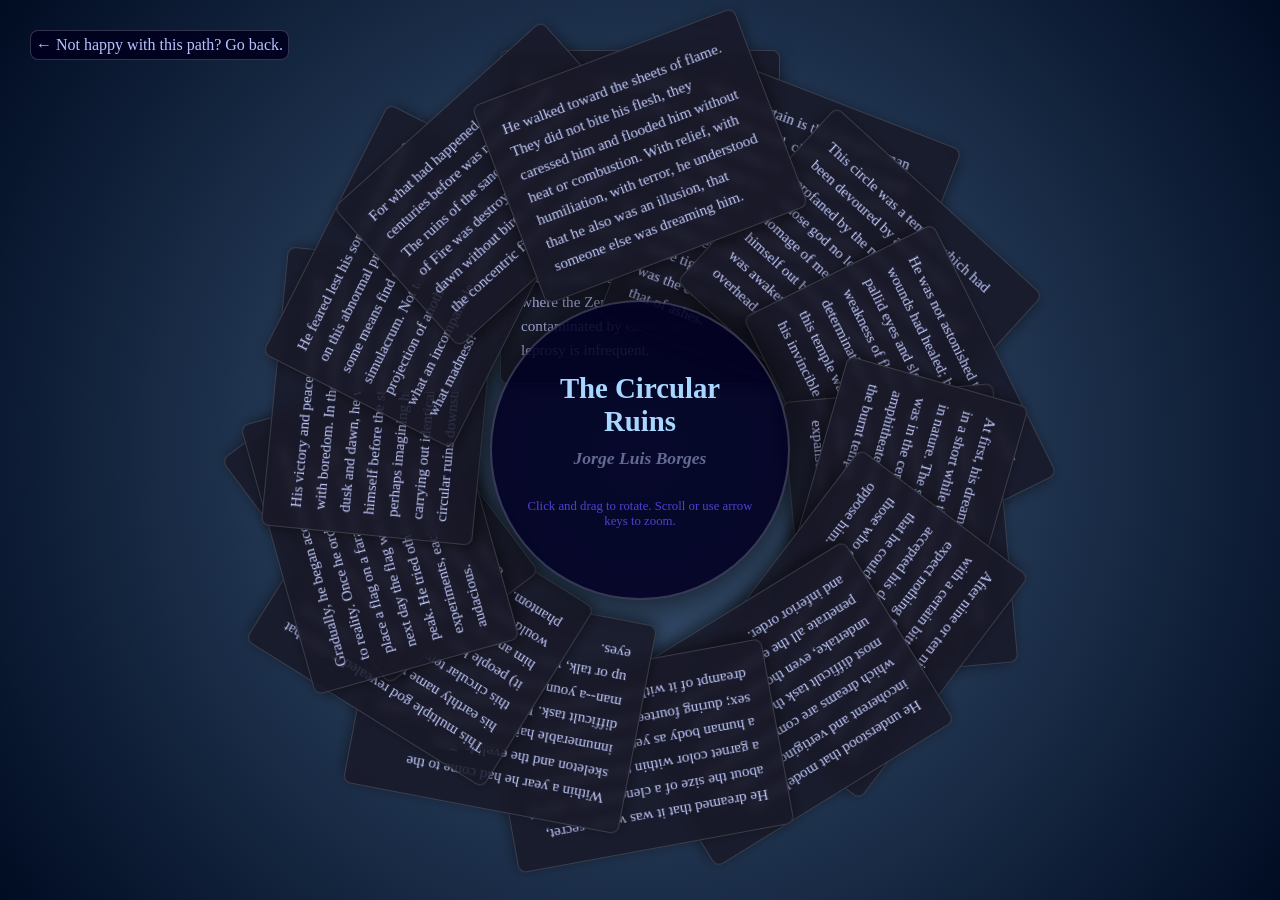
<file: Dream.html>
<!DOCTYPE html>
<html lang="en">
<head>
    <meta charset="UTF-8">
    <meta name="viewport" content="width=device-width, initial-scale=1.0">
    <title>The Circular Ruins - Circular Reading</title>
    <link rel="stylesheet" href="Dream.css">
</head>
<body>

    <a href="index.html" class="back-button">← Not happy with this path? Go back.</a>

    <div class="container">
        <div class="center-info">
            <h1>The Circular Ruins</h1>
            <h2>Jorge Luis Borges</h2>
            <p class="instructions">Click and drag to rotate. Scroll or use arrow keys to zoom.</p>
        </div>
        
        <div class="circle-container" id="circleContainer">
            <div class="text-segment" data-segment="1"><p>No one saw him disembark in the unanimous night, no one saw the bamboo canoe sink into the sacred mud, but in a few days there was no one who did not know that the taciturn man came from the South and that his home had been one of those numberless villages upstream in the deeply cleft side of the mountain, where the Zend language has not been contaminated by Greek and where leprosy is infrequent.</p></div>
            <div class="text-segment" data-segment="2"><p>What is certain is that the grey man kissed the mud, climbed up the bank with pushing aside (probably, without feeling) the blades which were lacerating his flesh, and crawled, nauseated and bloodstained, up to the circular enclosure crowned with a stone tiger or horse, which sometimes was the color of flame and now was that of ashes.</p></div>
            <div class="text-segment" data-segment="3"><p>This circle was a temple which had been devoured by ancient fires, profaned by the miasmal jungle, and whose god no longer received the homage of men. The stranger stretched himself out beneath the pedestal. He was awakened by the sun high overhead.</p></div>
            <div class="text-segment" data-segment="4"><p>He was not astonished to find that his wounds had healed; he closed his pallid eyes and slept, not through weakness of flesh but through determination of will. He knew that this temple was the place required for his invincible intent.</p></div>
            <div class="text-segment" data-segment="5"><p>The purpose which guided him was not impossible, though supernatural. He wanted to dream a man; he wanted to dream him in minute entirety and impose him on reality. This magic project had exhausted the entire expanse of his mind.</p></div>
            <div class="text-segment" data-segment="6"><p>At first, his dreams were chaotic; then in a short while they became dialectic in nature. The stranger dreamed that he was in the center of a circular amphitheater which was more or less the burnt temple.</p></div>
            <div class="text-segment" data-segment="7"><p>After nine or ten nights he understood with a certain bitterness that he could expect nothing from those pupils who accepted his doctrine passively, but that he could expect something from those who occasionally dared to oppose him.</p></div>
            <div class="text-segment" data-segment="8"><p>He understood that modeling the incoherent and vertiginous matter of which dreams are composed was the most difficult task that a man could undertake, even though he should penetrate all the enigmas of a superior and inferior order.</p></div>
            <div class="text-segment" data-segment="9"><p>He dreamed that it was warm, secret, about the size of a clenched fist, and of a garnet color within the penumbra of a human body as yet without face or sex; during fourteen lucid nights he dreampt of it with meticulous love.</p></div>
            <div class="text-segment" data-segment="10"><p>Within a year he had come to the skeleton and the eyelids. The innumerable hair was perhaps the most difficult task. He dreamed an entire man--a young man, but who did not sit up or talk, who was unable to open his eyes.</p></div>
            <div class="text-segment" data-segment="11"><p>This multiple god revealed to him that his earthly name was Fire, and that in this circular temple (and in others like it) people had once made sacrifices to him and worshiped him, and that he would magically animate the dreamed phantom.</p></div>
            <div class="text-segment" data-segment="12"><p>The wizard carried out the orders he had been given. He devoted a certain length of time (which finally proved to be two years) to instructing him in the mysteries of the universe and the cult of fire.</p></div>
            <div class="text-segment" data-segment="13"><p>Gradually, he began accustoming him to reality. Once he ordered him to place a flag on a faraway peak. The next day the flag was fluttering on the peak. He tried other analogous experiments, each time more audacious.</p></div>
            <div class="text-segment" data-segment="14"><p>His victory and peace became blurred with boredom. In the twilight times of dusk and dawn, he would prostrate himself before the stone figure, perhaps imagining his unreal son carrying out identical rites in other circular ruins downstream.</p></div>
            <div class="text-segment" data-segment="15"><p>He feared lest his son should meditate on this abnormal privilege and by some means find out he was a mere simulacrum. Not to be a man, to be a projection of another man's dreams--what an incomparable humiliation, what madness!</p></div>
            <div class="text-segment" data-segment="16"><p>For what had happened many centuries before was repeating itself. The ruins of the sanctuary of the god of Fire was destroyed by fire. In a dawn without birds, the wizard saw the concentric fire licking the walls.</p></div>
            <div class="text-segment" data-segment="17"><p>He walked toward the sheets of flame. They did not bite his flesh, they caressed him and flooded him without heat or combustion. With relief, with humiliation, with terror, he understood that he also was an illusion, that someone else was dreaming him.</p></div>
        </div>
    </div>

    <script src="dream.js"></script>
</body>
</html>
</file>
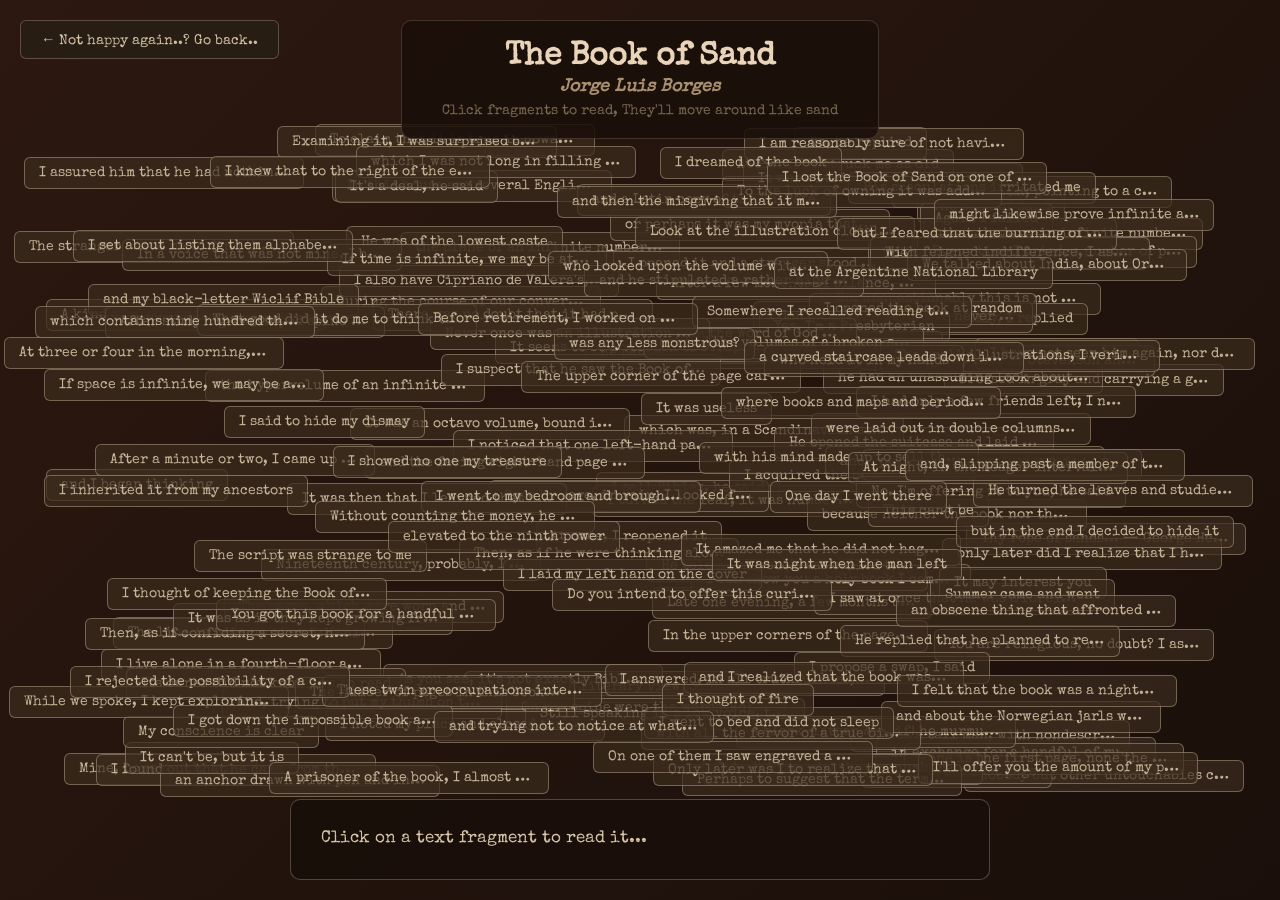
<file: Infinity.html>
<!DOCTYPE html>
<html lang="en">
<head>
    <meta charset="UTF-8">
    <meta name="viewport" content="width=device-width, initial-scale=1.0">
    <title>The Book of Sand</title>
    <link rel="stylesheet" href="infinity.css">
</head>
<body>
    <a href="index.html" class="back-button">← Not happy again..? Go back..</a>
    
    <div class="header">
        <h1>The Book of Sand</h1>
        <h2>Jorge Luis Borges</h2>
        <p class="instructions">Click fragments to read, They'll move around like sand</p>
    </div>
    
    <div class="reading-pane" id="readingPane">
        <p id="readingText">Click on a text fragment to read it...</p>
    </div>
    
    <div class="sand-container" id="sandContainer">
        
    </div>

    <script src="infinity.js"></script>
</body>
</html>
</file>
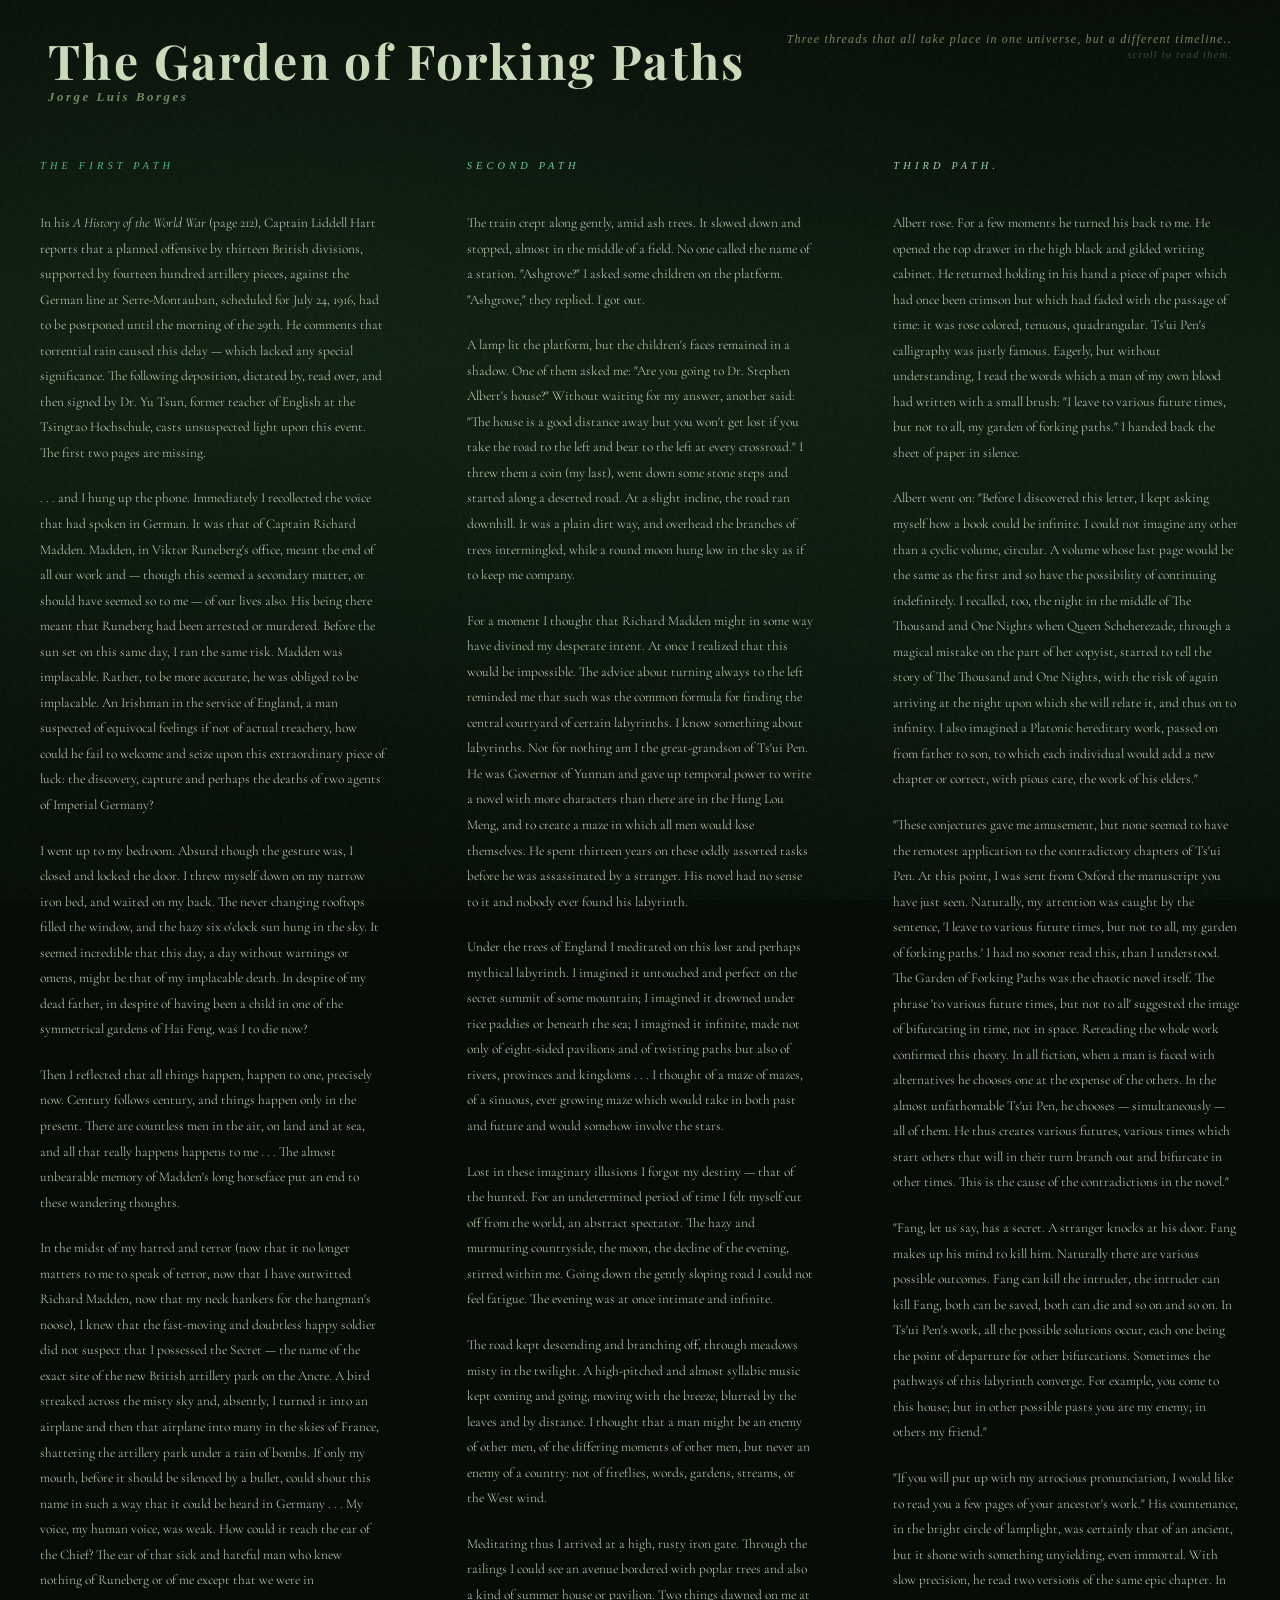
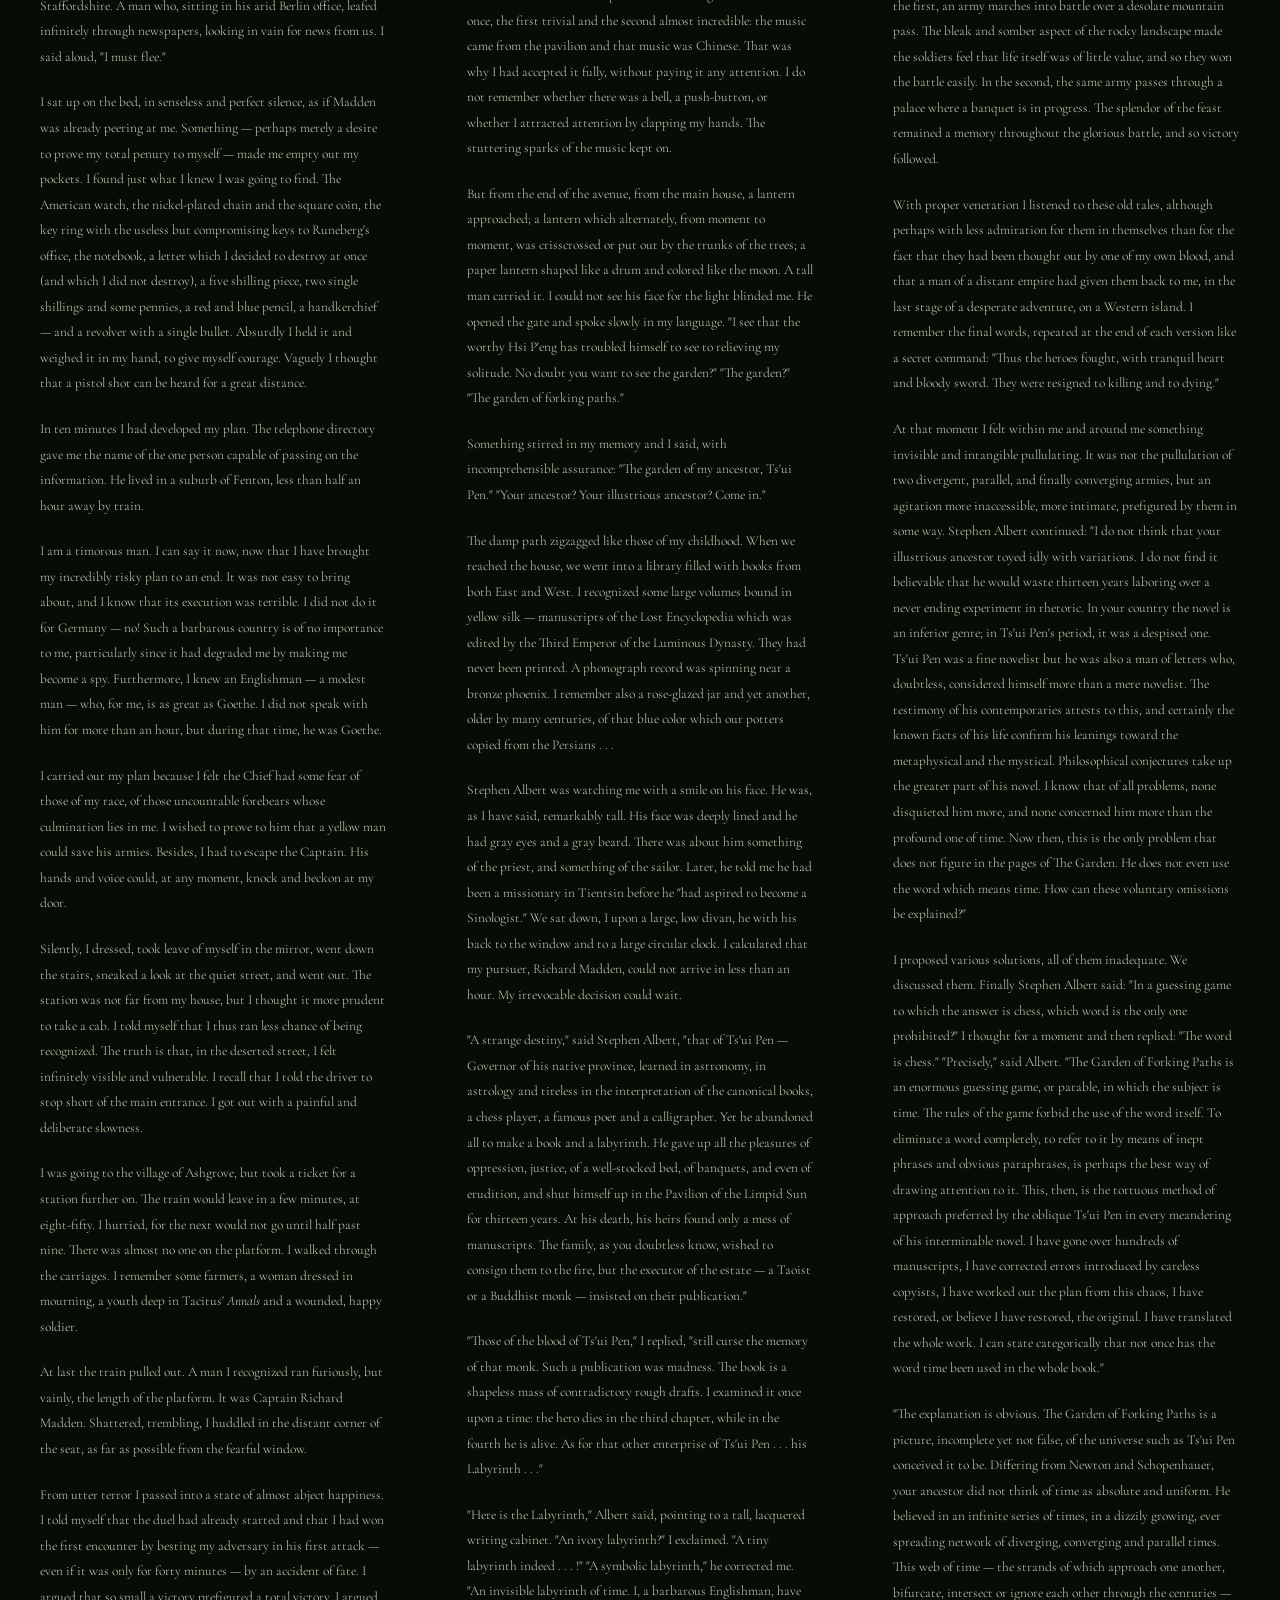
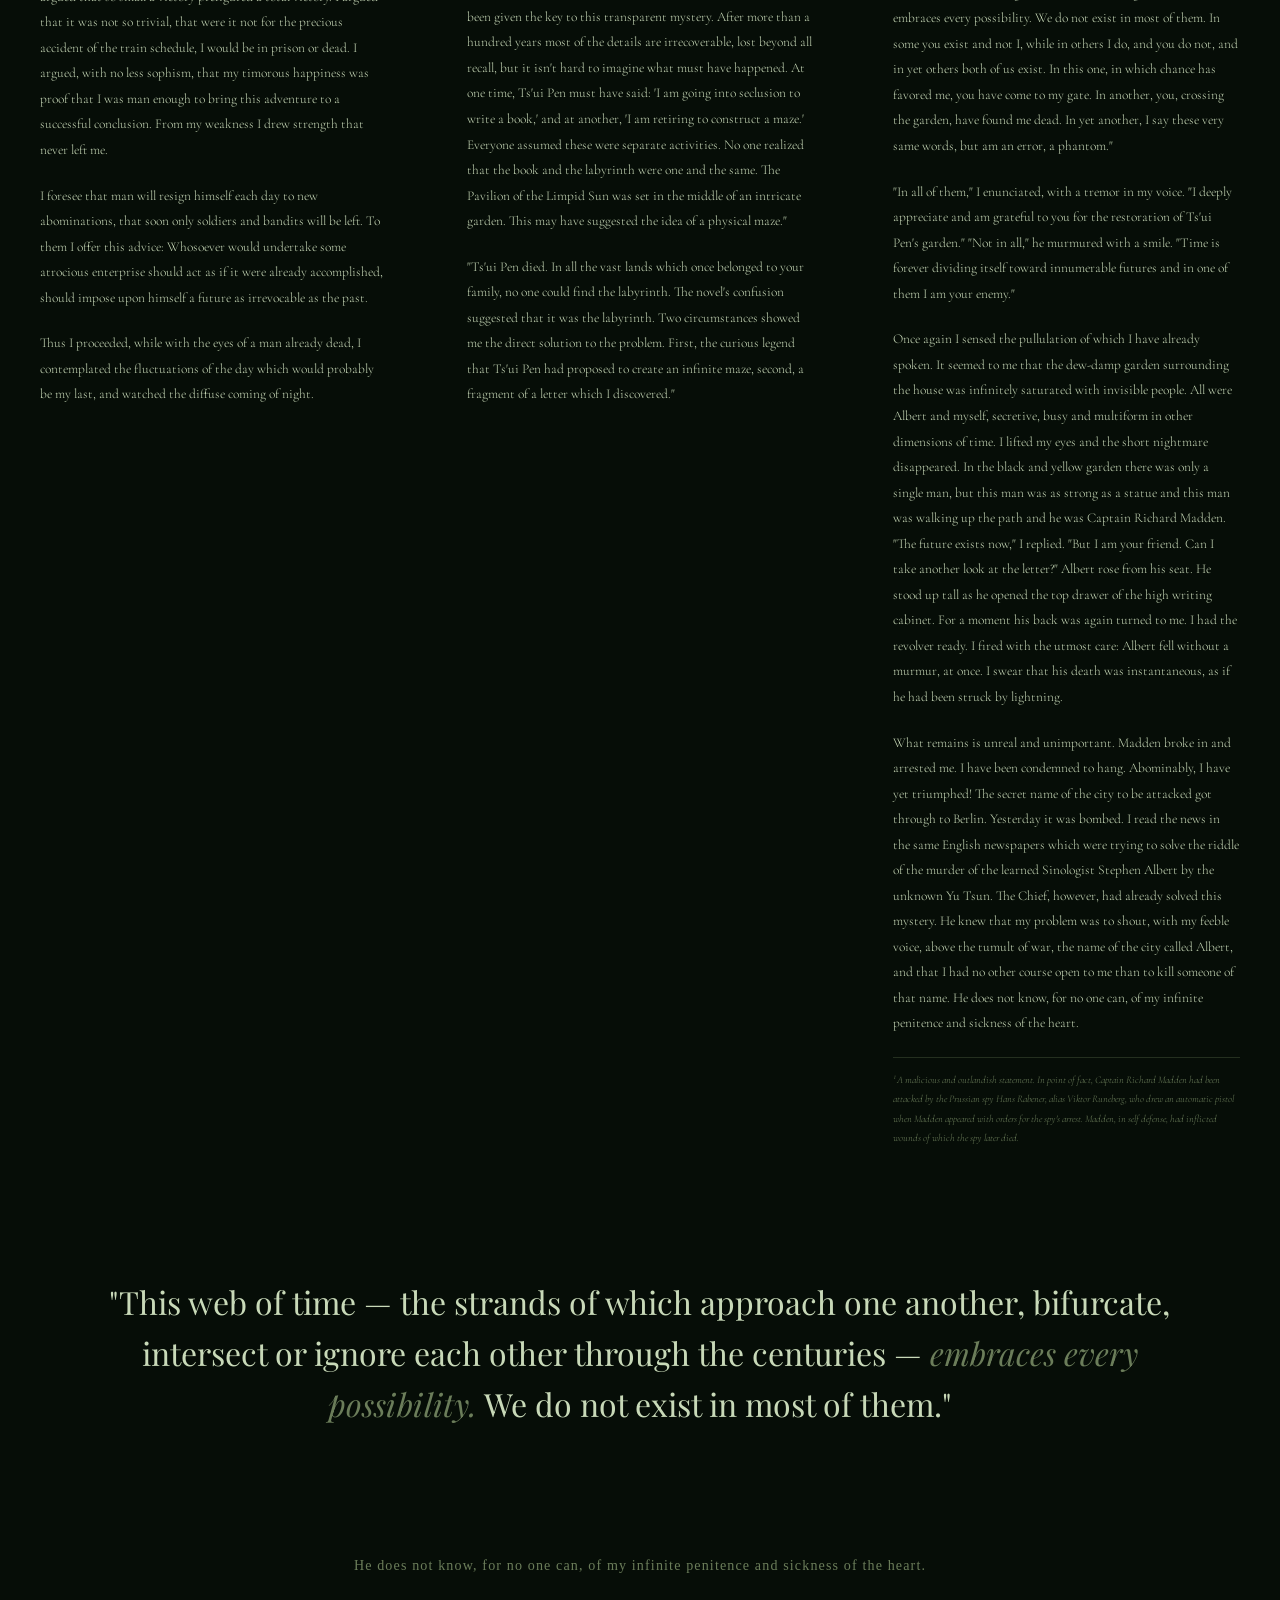
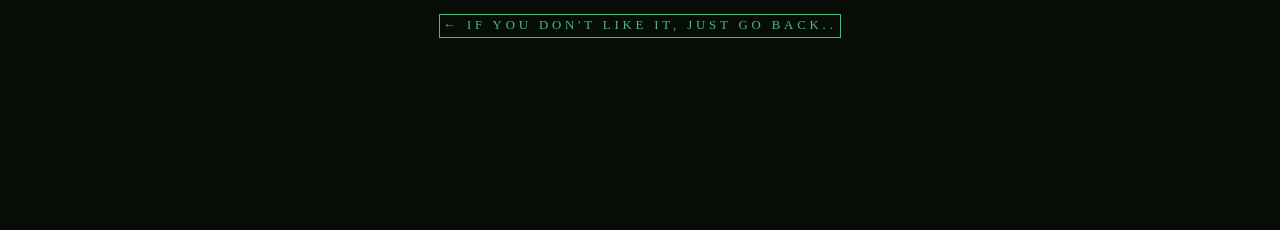
<file: Paths.html>
<!DOCTYPE html>
<html lang="en">
<head>
  <meta charset="UTF-8">
  <meta name="viewport" content="width=device-width, initial-scale=1.0">
  <title>The Garden of Forking Paths — Borges</title>
  <link rel="stylesheet" href="paths.css">
</head>

<body>

  <div class="bg-layer"></div>

  <header class="header-fixed">
    <div class="title-block">
      <h1>The Garden of Forking Paths</h1>
      <h2>Jorge Luis Borges</h2>
    </div>
    <div class="nav-hint">
      Three threads that all take place in one universe, but a different timeline..<br>
      <em style="font-size:0.65rem;opacity:0.5">scroll to read them.</em>
    </div>
  </header>

  <main>
    <div class="timeline-wrapper">
      <div class="lane lane-a">
        <span class="lane-label">The First Path</span>
        <p>In his <em>A History of the World War</em> (page 212), Captain Liddell Hart reports that a planned offensive by thirteen British divisions, supported by fourteen hundred artillery pieces, against the German line at Serre-Montauban, scheduled for July 24, 1916, had to be postponed until the morning of the 29th. He comments that torrential rain caused this delay — which lacked any special significance. The following deposition, dictated by, read over, and then signed by Dr. Yu Tsun, former teacher of English at the Tsingtao Hochschule, casts unsuspected light upon this event. The first two pages are missing.</p>
        <p>. . . and I hung up the phone. Immediately I recollected the voice that had spoken in German. It was that of Captain Richard Madden. Madden, in Viktor Runeberg's office, meant the end of all our work and — though this seemed a secondary matter, or should have seemed so to me — of our lives also. His being there meant that Runeberg had been arrested or murdered. Before the sun set on this same day, I ran the same risk. Madden was implacable. Rather, to be more accurate, he was obliged to be implacable. An Irishman in the service of England, a man suspected of equivocal feelings if not of actual treachery, how could he fail to welcome and seize upon this extraordinary piece of luck: the discovery, capture and perhaps the deaths of two agents of Imperial Germany?</p>
        <p>I went up to my bedroom. Absurd though the gesture was, I closed and locked the door. I threw myself down on my narrow iron bed, and waited on my back. The never changing rooftops filled the window, and the hazy six o'clock sun hung in the sky. It seemed incredible that this day, a day without warnings or omens, might be that of my implacable death. In despite of my dead father, in despite of having been a child in one of the symmetrical gardens of Hai Feng, was I to die now?</p>

        <p>Then I reflected that all things happen, happen to one, precisely now. Century follows century, and things happen only in the present. There are countless men in the air, on land and at sea, and all that really happens happens to me . . . The almost unbearable memory of Madden's long horseface put an end to these wandering thoughts.</p>
        <p>In the midst of my hatred and terror (now that it no longer matters to me to speak of terror, now that I have outwitted Richard Madden, now that my neck hankers for the hangman's noose), I knew that the fast-moving and doubtless happy soldier did not suspect that I possessed the Secret — the name of the exact site of the new British artillery park on the Ancre. A bird streaked across the misty sky and, absently, I turned it into an airplane and then that airplane into many in the skies of France, shattering the artillery park under a rain of bombs. If only my mouth, before it should be silenced by a bullet, could shout this name in such a way that it could be heard in Germany . . . My voice, my human voice, was weak. How could it reach the ear of the Chief? The ear of that sick and hateful man who knew nothing of Runeberg or of me except that we were in Staffordshire. A man who, sitting in his arid Berlin office, leafed infinitely through newspapers, looking in vain for news from us. I said aloud, "I must flee."</p>
         <p>I sat up on the bed, in senseless and perfect silence, as if Madden was already peering at me. Something — perhaps merely a desire to prove my total penury to myself — made me empty out my pockets. I found just what I knew I was going to find. The American watch, the nickel-plated chain and the square coin, the key ring with the useless but compromising keys to Runeberg's office, the notebook, a letter which I decided to destroy at once (and which I did not destroy), a five shilling piece, two single shillings and some pennies, a red and blue pencil, a handkerchief — and a revolver with a single bullet. Absurdly I held it and weighed it in my hand, to give myself courage. Vaguely I thought that a pistol shot can be heard for a great distance.</p>
        <p>In ten minutes I had developed my plan. The telephone directory gave me the name of the one person capable of passing on the information. He lived in a suburb of Fenton, less than half an hour away by train.</p>
        <p>I am a timorous man. I can say it now, now that I have brought my incredibly risky plan to an end. It was not easy to bring about, and I know that its execution was terrible. I did not do it for Germany — no! Such a barbarous country is of no importance to me, particularly since it had degraded me by making me become a spy. Furthermore, I knew an Englishman — a modest man — who, for me, is as great as Goethe. I did not speak with him for more than an hour, but during that time, he was Goethe.</p>
        <p>I carried out my plan because I felt the Chief had some fear of those of my race, of those uncountable forebears whose culmination lies in me. I wished to prove to him that a yellow man could save his armies. Besides, I had to escape the Captain. His hands and voice could, at any moment, knock and beckon at my door.</p>
        <p>Silently, I dressed, took leave of myself in the mirror, went down the stairs, sneaked a look at the quiet street, and went out. The station was not far from my house, but I thought it more prudent to take a cab. I told myself that I thus ran less chance of being recognized. The truth is that, in the deserted street, I felt infinitely visible and vulnerable. I recall that I told the driver to stop short of the main entrance. I got out with a painful and deliberate slowness.</p>
        <p>I was going to the village of Ashgrove, but took a ticket for a station further on. The train would leave in a few minutes, at eight-fifty. I hurried, for the next would not go until half past nine. There was almost no one on the platform. I walked through the carriages. I remember some farmers, a woman dressed in mourning, a youth deep in Tacitus' <em>Annals</em> and a wounded, happy soldier.</p>
        <p>At last the train pulled out. A man I recognized ran furiously, but vainly, the length of the platform. It was Captain Richard Madden. Shattered, trembling, I huddled in the distant corner of the seat, as far as possible from the fearful window.</p>
        <p>From utter terror I passed into a state of almost abject happiness. I told myself that the duel had already started and that I had won the first encounter by besting my adversary in his first attack — even if it was only for forty minutes — by an accident of fate. I argued that so small a victory prefigured a total victory. I argued that it was not so trivial, that were it not for the precious accident of the train schedule, I would be in prison or dead. I argued, with no less sophism, that my timorous happiness was proof that I was man enough to bring this adventure to a successful conclusion. From my weakness I drew strength that never left me.</p>
        <p>I foresee that man will resign himself each day to new abominations, that soon only soldiers and bandits will be left. To them I offer this advice: Whosoever would undertake some atrocious enterprise should act as if it were already accomplished, should impose upon himself a future as irrevocable as the past.</p>
        <p>Thus I proceeded, while with the eyes of a man already dead, I contemplated the fluctuations of the day which would probably be my last, and watched the diffuse coming of night.</p>
      </div>

      <div class="lane lane-b">
        <span class="lane-label">Second Path</span>

        <p>The train crept along gently, amid ash trees. It slowed down and stopped, almost in the middle of a field. No one called the name of a station. "Ashgrove?" I asked some children on the platform. "Ashgrove," they replied. I got out.</p>
        <p>A lamp lit the platform, but the children's faces remained in a shadow. One of them asked me: "Are you going to Dr. Stephen Albert's house?" Without waiting for my answer, another said: "The house is a good distance away but you won't get lost if you take the road to the left and bear to the left at every crossroad." I threw them a coin (my last), went down some stone steps and started along a deserted road. At a slight incline, the road ran downhill. It was a plain dirt way, and overhead the branches of trees intermingled, while a round moon hung low in the sky as if to keep me company.</p>
        <p>For a moment I thought that Richard Madden might in some way have divined my desperate intent. At once I realized that this would be impossible. The advice about turning always to the left reminded me that such was the common formula for finding the central courtyard of certain labyrinths. I know something about labyrinths. Not for nothing am I the great-grandson of Ts'ui Pen. He was Governor of Yunnan and gave up temporal power to write a novel with more characters than there are in the Hung Lou Meng, and to create a maze in which all men would lose themselves. He spent thirteen years on these oddly assorted tasks before he was assassinated by a stranger. His novel had no sense to it and nobody ever found his labyrinth.</p>
        <p>Under the trees of England I meditated on this lost and perhaps mythical labyrinth. I imagined it untouched and perfect on the secret summit of some mountain; I imagined it drowned under rice paddies or beneath the sea; I imagined it infinite, made not only of eight-sided pavilions and of twisting paths but also of rivers, provinces and kingdoms . . . I thought of a maze of mazes, of a sinuous, ever growing maze which would take in both past and future and would somehow involve the stars.</p>
        <p>Lost in these imaginary illusions I forgot my destiny — that of the hunted. For an undetermined period of time I felt myself cut off from the world, an abstract spectator. The hazy and murmuring countryside, the moon, the decline of the evening, stirred within me. Going down the gently sloping road I could not feel fatigue. The evening was at once intimate and infinite.</p>
        <p>The road kept descending and branching off, through meadows misty in the twilight. A high-pitched and almost syllabic music kept coming and going, moving with the breeze, blurred by the leaves and by distance. I thought that a man might be an enemy of other men, of the differing moments of other men, but never an enemy of a country: not of fireflies, words, gardens, streams, or the West wind.</p>
        <p>Meditating thus I arrived at a high, rusty iron gate. Through the railings I could see an avenue bordered with poplar trees and also a kind of summer house or pavilion. Two things dawned on me at once, the first trivial and the second almost incredible: the music came from the pavilion and that music was Chinese. That was why I had accepted it fully, without paying it any attention. I do not remember whether there was a bell, a push-button, or whether I attracted attention by clapping my hands. The stuttering sparks of the music kept on.</p>
        <p>But from the end of the avenue, from the main house, a lantern approached; a lantern which alternately, from moment to moment, was crisscrossed or put out by the trunks of the trees; a paper lantern shaped like a drum and colored like the moon. A tall man carried it. I could not see his face for the light blinded me. He opened the gate and spoke slowly in my language. "I see that the worthy Hsi P'eng has troubled himself to see to relieving my solitude. No doubt you want to see the garden?" "The garden?" "The garden of forking paths."</p>
        <p>Something stirred in my memory and I said, with incomprehensible assurance: "The garden of my ancestor, Ts'ui Pen." "Your ancestor? Your illustrious ancestor? Come in."</p>
        <p>The damp path zigzagged like those of my childhood. When we reached the house, we went into a library filled with books from both East and West. I recognized some large volumes bound in yellow silk — manuscripts of the Lost Encyclopedia which was edited by the Third Emperor of the Luminous Dynasty. They had never been printed. A phonograph record was spinning near a bronze phoenix. I remember also a rose-glazed jar and yet another, older by many centuries, of that blue color which our potters copied from the Persians . . .</p>
        <p>Stephen Albert was watching me with a smile on his face. He was, as I have said, remarkably tall. His face was deeply lined and he had gray eyes and a gray beard. There was about him something of the priest, and something of the sailor. Later, he told me he had been a missionary in Tientsin before he "had aspired to become a Sinologist." We sat down, I upon a large, low divan, he with his back to the window and to a large circular clock. I calculated that my pursuer, Richard Madden, could not arrive in less than an hour. My irrevocable decision could wait.</p>
        <p>"A strange destiny," said Stephen Albert, "that of Ts'ui Pen — Governor of his native province, learned in astronomy, in astrology and tireless in the interpretation of the canonical books, a chess player, a famous poet and a calligrapher. Yet he abandoned all to make a book and a labyrinth. He gave up all the pleasures of oppression, justice, of a well-stocked bed, of banquets, and even of erudition, and shut himself up in the Pavilion of the Limpid Sun for thirteen years. At his death, his heirs found only a mess of manuscripts. The family, as you doubtless know, wished to consign them to the fire, but the executor of the estate — a Taoist or a Buddhist monk — insisted on their publication."</p>
        <p>"Those of the blood of Ts'ui Pen," I replied, "still curse the memory of that monk. Such a publication was madness. The book is a shapeless mass of contradictory rough drafts. I examined it once upon a time: the hero dies in the third chapter, while in the fourth he is alive. As for that other enterprise of Ts'ui Pen . . . his Labyrinth . . ."</p>
        <p>"Here is the Labyrinth," Albert said, pointing to a tall, lacquered writing cabinet. "An ivory labyrinth?" I exclaimed. "A tiny labyrinth indeed . . . !" "A symbolic labyrinth," he corrected me. "An invisible labyrinth of time. I, a barbarous Englishman, have been given the key to this transparent mystery. After more than a hundred years most of the details are irrecoverable, lost beyond all recall, but it isn't hard to imagine what must have happened. At one time, Ts'ui Pen must have said: 'I am going into seclusion to write a book,' and at another, 'I am retiring to construct a maze.' Everyone assumed these were separate activities. No one realized that the book and the labyrinth were one and the same. The Pavilion of the Limpid Sun was set in the middle of an intricate garden. This may have suggested the idea of a physical maze."</p>
        <p>"Ts'ui Pen died. In all the vast lands which once belonged to your family, no one could find the labyrinth. The novel's confusion suggested that it was the labyrinth. Two circumstances showed me the direct solution to the problem. First, the curious legend that Ts'ui Pen had proposed to create an infinite maze, second, a fragment of a letter which I discovered."</p>
      </div>

      <div class="lane lane-c">
        <span class="lane-label">Third path.</span>

        <p>Albert rose. For a few moments he turned his back to me. He opened the top drawer in the high black and gilded writing cabinet. He returned holding in his hand a piece of paper which had once been crimson but which had faded with the passage of time: it was rose colored, tenuous, quadrangular. Ts'ui Pen's calligraphy was justly famous. Eagerly, but without understanding, I read the words which a man of my own blood had written with a small brush: "I leave to various future times, but not to all, my garden of forking paths." I handed back the sheet of paper in silence.</p>
        <p>Albert went on: "Before I discovered this letter, I kept asking myself how a book could be infinite. I could not imagine any other than a cyclic volume, circular. A volume whose last page would be the same as the first and so have the possibility of continuing indefinitely. I recalled, too, the night in the middle of The Thousand and One Nights when Queen Scheherezade, through a magical mistake on the part of her copyist, started to tell the story of The Thousand and One Nights, with the risk of again arriving at the night upon which she will relate it, and thus on to infinity. I also imagined a Platonic hereditary work, passed on from father to son, to which each individual would add a new chapter or correct, with pious care, the work of his elders."</p>
        <p>"These conjectures gave me amusement, but none seemed to have the remotest application to the contradictory chapters of Ts'ui Pen. At this point, I was sent from Oxford the manuscript you have just seen. Naturally, my attention was caught by the sentence, 'I leave to various future times, but not to all, my garden of forking paths.' I had no sooner read this, than I understood. The Garden of Forking Paths was the chaotic novel itself. The phrase 'to various future times, but not to all' suggested the image of bifurcating in time, not in space. Rereading the whole work confirmed this theory. In all fiction, when a man is faced with alternatives he chooses one at the expense of the others. In the almost unfathomable Ts'ui Pen, he chooses — simultaneously — all of them. He thus creates various futures, various times which start others that will in their turn branch out and bifurcate in other times. This is the cause of the contradictions in the novel."</p>
        <p>"Fang, let us say, has a secret. A stranger knocks at his door. Fang makes up his mind to kill him. Naturally there are various possible outcomes. Fang can kill the intruder, the intruder can kill Fang, both can be saved, both can die and so on and so on. In Ts'ui Pen's work, all the possible solutions occur, each one being the point of departure for other bifurcations. Sometimes the pathways of this labyrinth converge. For example, you come to this house; but in other possible pasts you are my enemy; in others my friend."</p>
        <p>"If you will put up with my atrocious pronunciation, I would like to read you a few pages of your ancestor's work." His countenance, in the bright circle of lamplight, was certainly that of an ancient, but it shone with something unyielding, even immortal. With slow precision, he read two versions of the same epic chapter. In the first, an army marches into battle over a desolate mountain pass. The bleak and somber aspect of the rocky landscape made the soldiers feel that life itself was of little value, and so they won the battle easily. In the second, the same army passes through a palace where a banquet is in progress. The splendor of the feast remained a memory throughout the glorious battle, and so victory followed.</p>
        <p>With proper veneration I listened to these old tales, although perhaps with less admiration for them in themselves than for the fact that they had been thought out by one of my own blood, and that a man of a distant empire had given them back to me, in the last stage of a desperate adventure, on a Western island. I remember the final words, repeated at the end of each version like a secret command: "Thus the heroes fought, with tranquil heart and bloody sword. They were resigned to killing and to dying."</p>
        <p>At that moment I felt within me and around me something invisible and intangible pullulating. It was not the pullulation of two divergent, parallel, and finally converging armies, but an agitation more inaccessible, more intimate, prefigured by them in some way. Stephen Albert continued: "I do not think that your illustrious ancestor toyed idly with variations. I do not find it believable that he would waste thirteen years laboring over a never ending experiment in rhetoric. In your country the novel is an inferior genre; in Ts'ui Pen's period, it was a despised one. Ts'ui Pen was a fine novelist but he was also a man of letters who, doubtless, considered himself more than a mere novelist. The testimony of his contemporaries attests to this, and certainly the known facts of his life confirm his leanings toward the metaphysical and the mystical. Philosophical conjectures take up the greater part of his novel. I know that of all problems, none disquieted him more, and none concerned him more than the profound one of time. Now then, this is the only problem that does not figure in the pages of The Garden. He does not even use the word which means time. How can these voluntary omissions be explained?"</p>
        <p>I proposed various solutions, all of them inadequate. We discussed them. Finally Stephen Albert said: "In a guessing game to which the answer is chess, which word is the only one prohibited?" I thought for a moment and then replied: "The word is chess." "Precisely," said Albert. "The Garden of Forking Paths is an enormous guessing game, or parable, in which the subject is time. The rules of the game forbid the use of the word itself. To eliminate a word completely, to refer to it by means of inept phrases and obvious paraphrases, is perhaps the best way of drawing attention to it. This, then, is the tortuous method of approach preferred by the oblique Ts'ui Pen in every meandering of his interminable novel. I have gone over hundreds of manuscripts, I have corrected errors introduced by careless copyists, I have worked out the plan from this chaos, I have restored, or believe I have restored, the original. I have translated the whole work. I can state categorically that not once has the word time been used in the whole book."</p>
        <p>"The explanation is obvious. The Garden of Forking Paths is a picture, incomplete yet not false, of the universe such as Ts'ui Pen conceived it to be. Differing from Newton and Schopenhauer, your ancestor did not think of time as absolute and uniform. He believed in an infinite series of times, in a dizzily growing, ever spreading network of diverging, converging and parallel times. This web of time — the strands of which approach one another, bifurcate, intersect or ignore each other through the centuries — embraces every possibility. We do not exist in most of them. In some you exist and not I, while in others I do, and you do not, and in yet others both of us exist. In this one, in which chance has favored me, you have come to my gate. In another, you, crossing the garden, have found me dead. In yet another, I say these very same words, but am an error, a phantom."</p>
        <p>"In all of them," I enunciated, with a tremor in my voice. "I deeply appreciate and am grateful to you for the restoration of Ts'ui Pen's garden." "Not in all," he murmured with a smile. "Time is forever dividing itself toward innumerable futures and in one of them I am your enemy."</p>
        <p>Once again I sensed the pullulation of which I have already spoken. It seemed to me that the dew-damp garden surrounding the house was infinitely saturated with invisible people. All were Albert and myself, secretive, busy and multiform in other dimensions of time. I lifted my eyes and the short nightmare disappeared. In the black and yellow garden there was only a single man, but this man was as strong as a statue and this man was walking up the path and he was Captain Richard Madden. "The future exists now," I replied. "But I am your friend. Can I take another look at the letter?" Albert rose from his seat. He stood up tall as he opened the top drawer of the high writing cabinet. For a moment his back was again turned to me. I had the revolver ready. I fired with the utmost care: Albert fell without a murmur, at once. I swear that his death was instantaneous, as if he had been struck by lightning.</p>
        <p>What remains is unreal and unimportant. Madden broke in and arrested me. I have been condemned to hang. Abominably, I have yet triumphed! The secret name of the city to be attacked got through to Berlin. Yesterday it was bombed. I read the news in the same English newspapers which were trying to solve the riddle of the murder of the learned Sinologist Stephen Albert by the unknown Yu Tsun. The Chief, however, had already solved this mystery. He knew that my problem was to shout, with my feeble voice, above the tumult of war, the name of the city called Albert, and that I had no other course open to me than to kill someone of that name. He does not know, for no one can, of my infinite penitence and sickness of the heart.</p>
        <p class="footnote">¹ A malicious and outlandish statement. In point of fact, Captain Richard Madden had been attacked by the Prussian spy Hans Rabener, alias Viktor Runeberg, who drew an automatic pistol when Madden appeared with orders for the spy's arrest. Madden, in self defense, had inflicted wounds of which the spy later died.</p>
      </div>

       <div class="convergence">
        <p class="convergence-text">
          "This web of time — the strands of which approach one another, bifurcate, intersect
          or ignore each other through the centuries — <em>embraces every possibility.</em>
          We do not exist in most of them."
        </p>
      </div>

      <div class="final">
        <p>He does not know, for no one can, of my infinite penitence and sickness of the heart.</p>
        <a href="index.html" class="back-link">← If you don't like it, just go back..</a>
      </div>

    </div>
  </main>


</body>
</html>
</file>
<file: main.css>
.diplomata-regular {
  font-family: "Diplomata", serif;
  font-weight: 400;
  font-style: normal;

}body {
    font-family: "Diplomata", serif;
    line-height: 1.5;
    background-color: #191410;
    color: #cea978;
}

h1{
    font-size: 3em;
    text-align: center;
    margin-top: 50px;
    color: #fbdaaf;
    font-family: "Diplomata", serif;
    text-shadow: 2px 2px 10px rgba(255, 231, 186, 0.7);
}

h2.Paths {
    font-size: 2em;
    text-align: left;
    margin-top: 20px;
    color: #cea978;
    font-family: 'Times New Roman', Times, serif;
    position: absolute;
    top: 10%;
    left: 5%;
    
}

h2.Dream {
    font-size: 2em;
    text-align: center;
    margin-top: 20px;
    color: #cea978;
    font-family: 'Times New Roman', Times, serif;
    position: absolute;
    bottom: 0%;
    right: 45%;
}

h2.Infinity {
    font-size: 2em;
    text-align: right;
    margin-top:20px;
    color: #cea978;
    font-family: 'Times New Roman', Times, serif;
    position: absolute;
    right: 5%;
    top: 10%;
}

a {
    color: #cea978;
    text-decoration: none;
}

h2.Paths:hover{
    transform: translateX(0%) scale(1.3);
    transition: 0.3s ease-out;
    text-shadow: 2px 2px 10px rgba(106, 203, 65, 0.703);
}

h2.Paths:hover a {
    color: #64b164; 
}

h2.Dream:hover{
    transform: translateX(0%) scale(1.3);
    transition: 0.3s ease-out;
    text-shadow: 2px 2px 10px rgba(54, 76, 237, 0.703);
}

h2.Dream:hover a {
    color: #004598; 
}

h2.Infinity:hover{
    transform: translateX(0%) scale(1.3);
    transition: 0.3s ease-out;
    text-shadow: 2px 2px 10px rgba(255, 204, 0, 0.703);
}

h2.Infinity:hover a {
    color: #e9d200; 
}

body {
  margin: 0;
  padding: 0;
  height: 100vh;
  position: relative; 
}

svg {
  position: absolute;
  top: -5%;
  left: 0;
  width: 100%;
  height: 100%;
  z-index: 1;  
  object-fit: cover;
}

.flex-container {
  position: relative;
  z-index: 100;  
  height: 100vh; 
  margin-top: -60px;
}

.Paths,
.Dream,
.Infinity {
position: relative;
z-index: 100;
margin-top: -50px;
top: 80%
}

h1{
 position: relative;
 z-index: 100;
}

#First_design {
  transition: opacity 0.3s ease, filter 0.3s ease;
  transform-origin: center;
}

#First_design:hover {
  transform: translateX(0%) scale(1.5);
  transition: 0.3s ease-out;
}


#Second_design {
  transition: all 0.3s ease;
  transform-origin: center;
}

#Second_design:hover {
  transform: translateX(0%) scale(1.5);
  transition: 0.3s ease-out;
}

#Third_design {
  transition: all 0.3s ease;
  transform-origin: center;
}

#Third_design:hover {
  transform: translateX(0%) scale(1.5);
  transition: 0.3s ease-out;
}

svg {
  transform: translateZ(0); 
}
</file>
<file: Dream.css>
* {
    margin: 0;
    padding: 0;
    box-sizing: border-box;
}

body{
    font-family: Georgia, serif;
    Background: radial-gradient(circle, #3f5a7b 0%, #000c22 100%);
    color: #001056;
    overflow: hidden;
    height: 100vh;
    display: flex;
    justify-content: center;
    align-items: center;
}

.back-button{
    position: fixed;
    top: 30px;
    left: 30px;
    background: rgba(0, 0, 29, 0.9);
    color: #b8c2ff;
    text-decoration: none;
    border: 1px solid rgba(255,255,255,0.2);
    padding: 5px;
    border-radius: 8px;
    font-family: Georgia, serif; 
    font-size: 1em;
    transition: all 0.3s ease;
    z-index: 100;
    backdrop-filter: blur(5px);

}

.back-button:hover {
    background: rgba(50,50,50,0.95);
    border-color: rgba(255,255,255,0.4);
    transform: translateX(-5px);
}

.container {
    position: relative;
    width: 100vw;
    height: 100vh;
    display: flex;
    justify-content: center;
    align-items: center;
}

.center-info {
    position: absolute;
    z-index: 10;
    pointer-events: none;
    background: rgba(2, 0, 35, 0.9);
    padding: 30px;
    border-radius: 50%;
    width: 300px;
    height: 300px;
    display: flex;
    flex-direction: column;
    justify-content: center;
    align-items: center;
    text-align: center;
    border: 2px solid rgba(255,255,255,0.2);
    box-shadow: 0 0 40px rgba(0,0,0,0.8);
}

.center-info h1 {
    font-size: 1.8em;
    margin-bottom: 10px;
    color: #a7d7ff;
}

.center-info h2 {
    font-size: 1.1em;
    font-style: italic;
    color: #646992;
    margin-bottom: 20px;
}


.instructions {
    font-size: 0.8em;
    color: #4d41d0;
    margin-top: 10px;
}

.circle-container {
    position: relative;
    width: 800px;
    height: 800px;
    cursor: grab;
}

.circle-container:active {
    cursor: grabbing;
}

.text-segment {
    position: absolute;
    width: 280px;
    padding: 20px;
    background: rgba(24,24,39,0.85);
    border: 1px solid rgba(255,255,255,0.15);
    border-radius: 8px;
    font-size: 0.95em;
    line-height: 1.6;
    backdrop-filter: blur(5px);
    box-shadow: 0 4px 15px rgba(0,0,0,0.5);
    transition: all 0.3s ease;
    text-align: left;
}

.text-segment:hover {
    background: rgba(55,53,146,0.95);
    border-color: rgba(255,255,255,0.3);
    transform: scale(1.05);
    z-index: 5;
    box-shadow: 0 8px 25px rgba(0,0,0,0.7);
}

.text-segment p {
    margin: 0;
    color: #c3ccff;
    text-align: left;
}

.text-segment[data-segment="1"]  { top: 0;    left: 50%;  transform: translateX(-50%) rotate(0deg); }
.text-segment[data-segment="2"]  { top: 5%;   right: 15%; transform: rotate(21.2deg); }
.text-segment[data-segment="3"]  { top: 15%;  right: 5%;  transform: rotate(42.4deg); }
.text-segment[data-segment="4"]  { top: 30%;  right: 0;   transform: rotate(63.6deg); }
.text-segment[data-segment="5"]  { top: 47%;  right: 0;   transform: rotate(84.8deg); }
.text-segment[data-segment="6"]  { bottom: 30%; right: 0; transform: rotate(106deg); }
.text-segment[data-segment="7"]  { bottom: 15%; right: 5%; transform: rotate(127.2deg); }
.text-segment[data-segment="8"]  { bottom: 5%; right: 15%; transform: rotate(148.4deg); }
.text-segment[data-segment="9"]  { bottom: 0; left: 50%;  transform: translateX(-50%) rotate(169.6deg); }
.text-segment[data-segment="10"] { bottom: 5%; left: 15%; transform: rotate(190.8deg); }
.text-segment[data-segment="11"] { bottom: 15%; left: 5%; transform: rotate(212deg); }
.text-segment[data-segment="12"] { bottom: 30%; left: 0;  transform: rotate(233.2deg); }
.text-segment[data-segment="13"] { top: 47%; left: 0;     transform: rotate(254.4deg); }
.text-segment[data-segment="14"] { top: 30%; left: 0;     transform: rotate(275.6deg); }
.text-segment[data-segment="15"] { top: 15%; left: 5%;    transform: rotate(296.8deg); }
.text-segment[data-segment="16"] { top: 5%;  left: 15%;   transform: rotate(318deg); }
.text-segment[data-segment="17"] { top: 0;   left: 50%;   transform: translateX(-50%) rotate(339.2deg); }

@media (max-width: 900px) {
    .circle-container { width: 600px; height: 600px; }
    .text-segment { width: 220px; font-size: 0.85em; padding: 15px; }
    .center-info { width: 220px; height: 220px; padding: 20px; }
    .center-info h1 { font-size: 1.4em; }
}

@media (max-width: 650px) {
    .circle-container { width: 450px; height: 450px; }
    .text-segment { width: 160px; font-size: 0.75em; padding: 12px; }
    .center-info { width: 180px; height: 180px; padding: 15px; }
    .center-info h1 { font-size: 1.2em; }
    .center-info h2 { font-size: 0.9em; }
}
</file>
<file: infinity.css>
@import url('https://fonts.googleapis.com/css2?family=Special+Elite&display=swap');

* {
    margin: 0;
    padding: 0;
    box-sizing: border-box;
}

body {
    font-family: 'Special Elite', serif;
    background: linear-gradient(135deg, #2c1810 0%, #1a0f0a 100%);
    color: #d4c4a8;
    overflow: hidden;
    height: 100vh;
}

.back-button {
    position: fixed;
    top: 20px;
    left: 20px;
    padding: 10px 20px;
    background: rgba(40, 30, 20, 0.9);
    color: #d4c4a8;
    text-decoration: none;
    border: 1px solid rgba(212, 196, 168, 0.3);
    border-radius: 6px;
    font-size: 0.9em;
    transition: all 0.3s ease;
    z-index: 1000;
}

.back-button:hover {
    background: rgba(60, 45, 30, 0.95);
    transform: translateX(-5px);
}

.header {
    position: fixed;
    top: 20px;
    left: 50%;
    transform: translateX(-50%);
    text-align: center;
    z-index: 100;
    background: rgba(26, 15, 10, 0.85);
    padding: 20px 40px;
    border-radius: 10px;
    border: 1px solid rgba(212, 196, 168, 0.2);
}

.header h1 {
    font-size: 2em;
    color: #e8d4b8;
    margin-bottom: 5px;
}

.header h2 {
    font-size: 1.1em;
    font-style: italic;
    color: #a89070;
    margin-bottom: 8px;
}

.instructions {
    font-size: 0.9em;
    color: #786850;

}

.reading-pane {
    position: fixed;
    bottom: 20px;
    left: 50%;
    transform: translateX(-50%);
    width: 80%;
    max-width: 700px;
    background: rgba(26, 15, 10, 0.95);
    padding: 25px 30px;
    border-radius: 10px;
    border: 1px solid rgba(212, 196, 168, 0.3);
    z-index: 100;
    max-height: 200px;
    overflow-y: auto;
}

.reading-pane p {
    font-size: 1.05em;
    line-height: 1.7;
    color: #d4c4a8;
    text-align: justify;
}

.sand-container {
    width: 100vw;
    height: 100vh;
    position: relative;
    overflow: hidden;
}

.text-fragment {
    position: absolute;
    padding: 8px 14px;
    background: rgba(60, 45, 30, 0.7);
    border: 1px solid rgba(212, 196, 168, 0.4);
    border-radius: 6px;
    font-size: 0.85em;
    color: #c4b498;
    cursor: pointer;
    white-space: nowrap;
    overflow: hidden;
    text-overflow: ellipsis;
    max-width: 280px;
    user-select: none;
transition: background 0.3s ease, border-color 0.3s ease;
}

.text-fragment:hover {
    background: rgba(80, 60, 40, 0.9);
    border-color: rgba(212, 196, 168, 0.6);
}
</file>
<file: paths.css>
@import url('https://fonts.googleapis.com/css2?family=IM+Fell+English:ital@0;1&family=Playfair+Display:wght@400;700&family=Cormorant+Garamond:ital,wght@0,300;0,400;1,300;1,400&display=swap');

:root {
  --sage:       #c8d9b8;
  --jade:       #4db87a;
  --moss:       #3a6644;
  --lichen:     #6b7d5a;
  --forest-bg:  #060d07;
  --forest-mid: #0b1a0d;
}

* { margin: 0; padding: 0; box-sizing: border-box; }
html { scroll-behavior: smooth; }

body {
  background-color: var(--forest-bg);
  font-family: 'Cormorant Garamond', serif;
  overflow-x: hidden;
}

body::before {
  content: '';
  position: fixed;
  inset: 0;
  background-image: url("data:image/svg+xml,%3Csvg viewBox='0 0 200 200' xmlns='http://www.w3.org/2000/svg'%3E%3Cfilter id='n'%3E%3CfeTurbulence type='fractalNoise' baseFrequency='0.9' numOctaves='4' stitchTiles='stitch'/%3E%3C/filter%3E%3Crect width='100%25' height='100%25' filter='url(%23n)' opacity='0.08'/%3E%3C/svg%3E");
  opacity: 0.45;
  pointer-events: none;
  z-index: 1000;
}

.bg-layer {
  position: fixed;
  inset: 0;
  z-index: 0;
  background:
    radial-gradient(ellipse at 20% 30%, rgba(58,102,68,0.10) 0%, transparent 55%),
    radial-gradient(ellipse at 80% 70%, rgba(77,184,122,0.04) 0%, transparent 50%),
    linear-gradient(180deg, var(--forest-bg) 0%, var(--forest-mid) 40%, var(--forest-bg) 100%);
}

.header-fixed {
  position: fixed;
  top: 0; left: 0; right: 0;
  z-index: 100;
  display: flex;
  justify-content: space-between;
  align-items: flex-start;
  padding: 2rem 3rem;
  pointer-events: none;
  mix-blend-mode: screen;
}

.title-block h1 {
  font-family: 'Playfair Display', serif;
  color: var(--sage);
  font-size: clamp(1rem, 5vw, 3rem);
  font-weight: 700;
  letter-spacing: 0.05em;
  line-height: 1.2;
}

.title-block h2 {
  font-family: 'IM Fell English', serif;
  font-style: italic;
  color: var(--lichen);
  font-size: clamp(0.6rem, 1vw, 0.8rem);
  letter-spacing: 0.2em;
}

.nav-hint {
  font-family: 'IM Fell English', serif;
  font-style: italic;
  color: var(--lichen);
  font-size: 0.75rem;
  letter-spacing: 0.1em;
  text-align: right;
}

main { position: relative; z-index: 1; }

.timeline-wrapper {
  display: grid;
  grid-template-columns: 1fr 1fr 1fr;
  min-height: 100vh;
  position: relative;
  padding-top: 8rem;
  padding-bottom: 4rem;
}

.lane { padding: 2rem 2.5rem; position: relative; }

.lane-label {
  font-family: 'IM Fell English', serif;
  font-style: italic;
  font-size: 0.65rem;
  letter-spacing: 0.4em;
  text-transform: uppercase;
  display: block;
  margin-bottom: 2.5rem;
}
.lane-a .lane-label { color: var(--jade); }
.lane-b .lane-label { color: #74c99a; }
.lane-c .lane-label { color: #9dd4a8; }

.lane p {
  font-size: clamp(0.78rem, 1.05vw, 0.92rem);
  line-height: 1.9;
  color: var(--sage);
  font-weight: 300;
  margin-bottom: 1.5em;
}

.lane p.footnote {
  font-size: clamp(0.62rem, 0.8vw, 0.72rem);
  color: var(--lichen);
  font-style: italic;
  border-top: 1px solid rgba(107,125,90,0.3);
  padding-top: 1.2em;
  margin-top: 2em;
}


.convergence {
  grid-column: 1 / -1;
  padding: 5rem 6rem;
  display: flex;
  align-items: center;
  justify-content: center;
}

.convergence-text {
  font-family: 'Playfair Display', serif;
  color: var(--sage);
  font-size: clamp(1.1rem, 2.5vw, 2rem);
  text-align: center;
  line-height: 1.6;
  max-width: 65ch;
}

.convergence-text em { color: var(--lichen); font-style: italic; }

.final {
  grid-column: 1 / -1;
  padding: 3rem 6rem 8rem;
  text-align: center;
}
.final p {
  font-family: 'IM Fell English', serif;
  color: var(--lichen);
  font-size: clamp(0.75rem, 1.1vw, 0.9rem);
  letter-spacing: 0.08em;
}

.final .back-link {
  display: inline-block;
  margin-top: 2.5rem;
  font-family: 'IM Fell English', serif;
  color: var(--jade);
  text-decoration: none;
  font-size: 0.8rem;
  letter-spacing: 0.3em;
  text-transform: uppercase;
  border: 1px solid var(--jade);
  padding: 0.2rem;
  transition: color 0.3s, border-color 0.3s;
}
.final .back-link:hover { color: var(--sage); border-color: var(--sage); }

@media (max-width: 900px) {
  .timeline-wrapper { grid-template-columns: 1fr; }
  .timeline-wrapper::before,
  .timeline-wrapper::after { display: none; }
  .convergence, .final { padding: 3rem 2rem; }
  .header-fixed { padding: 1.5rem; }
}
</file>
